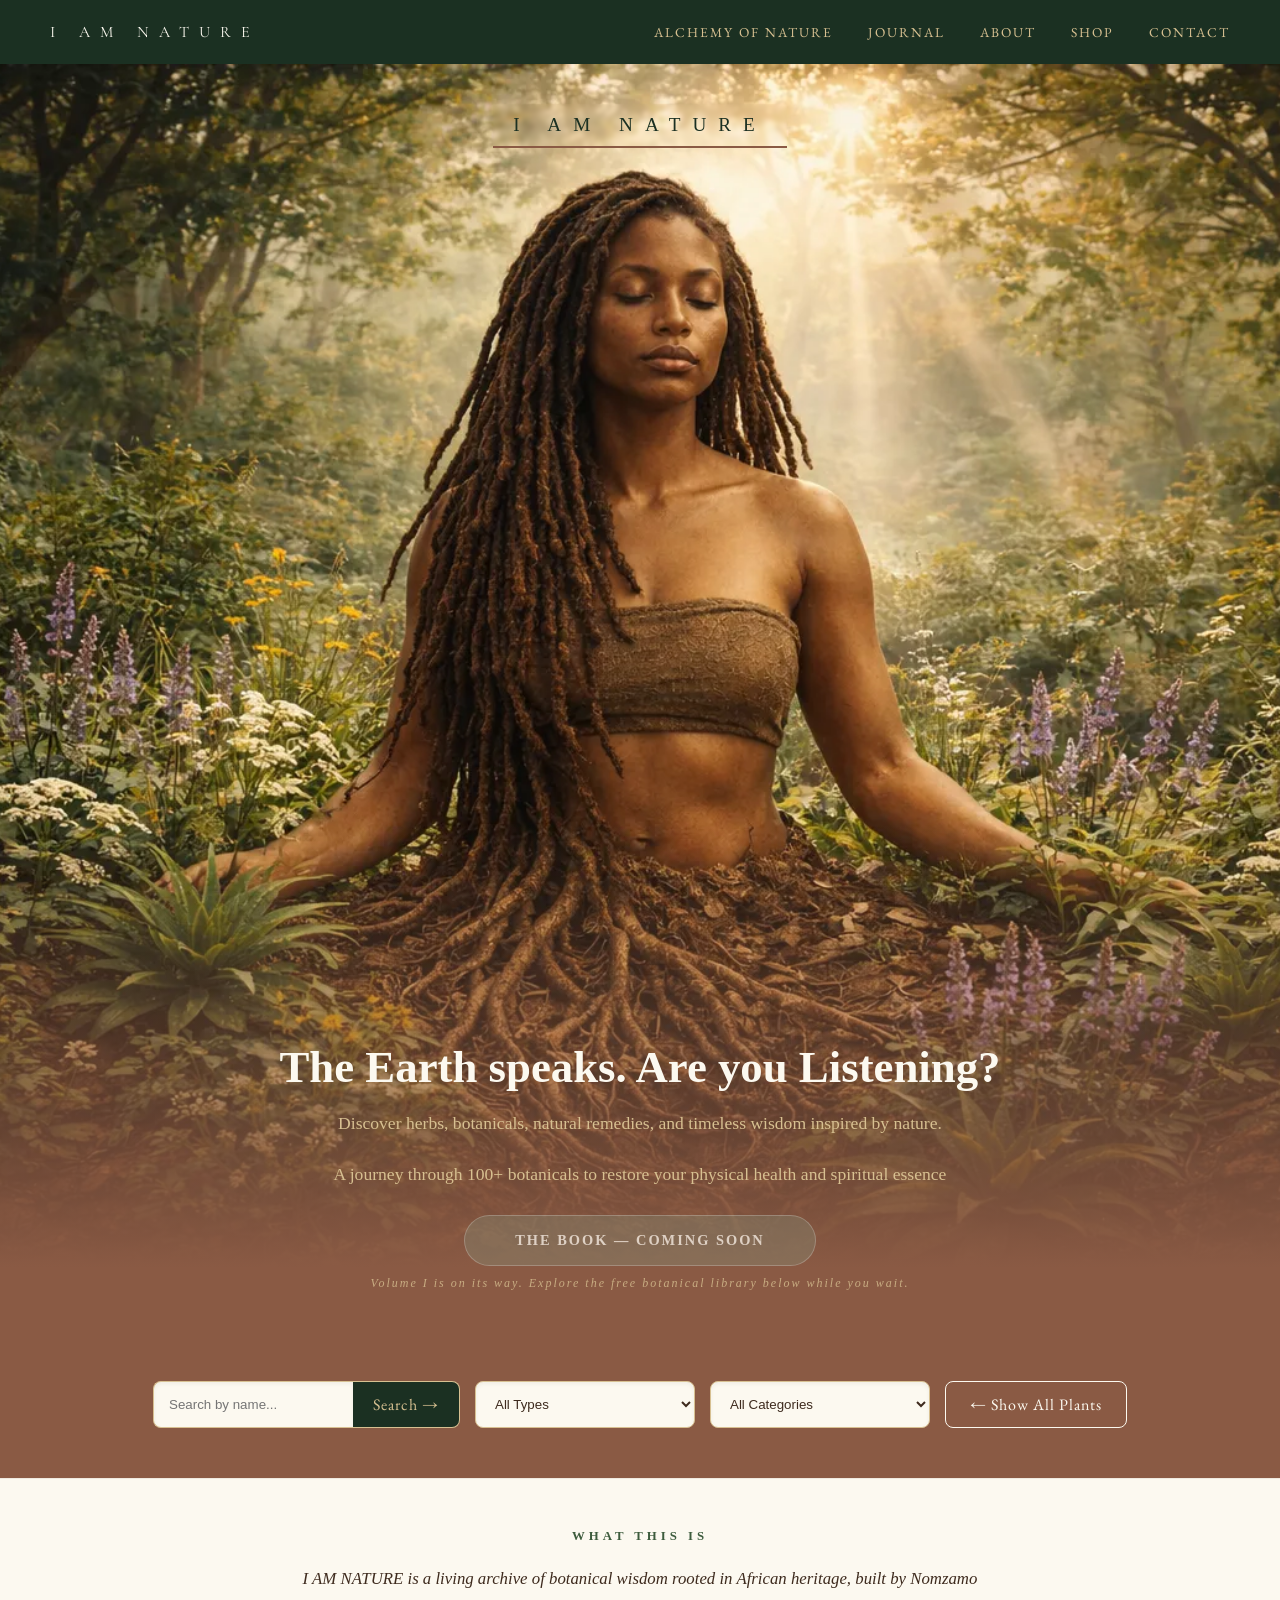
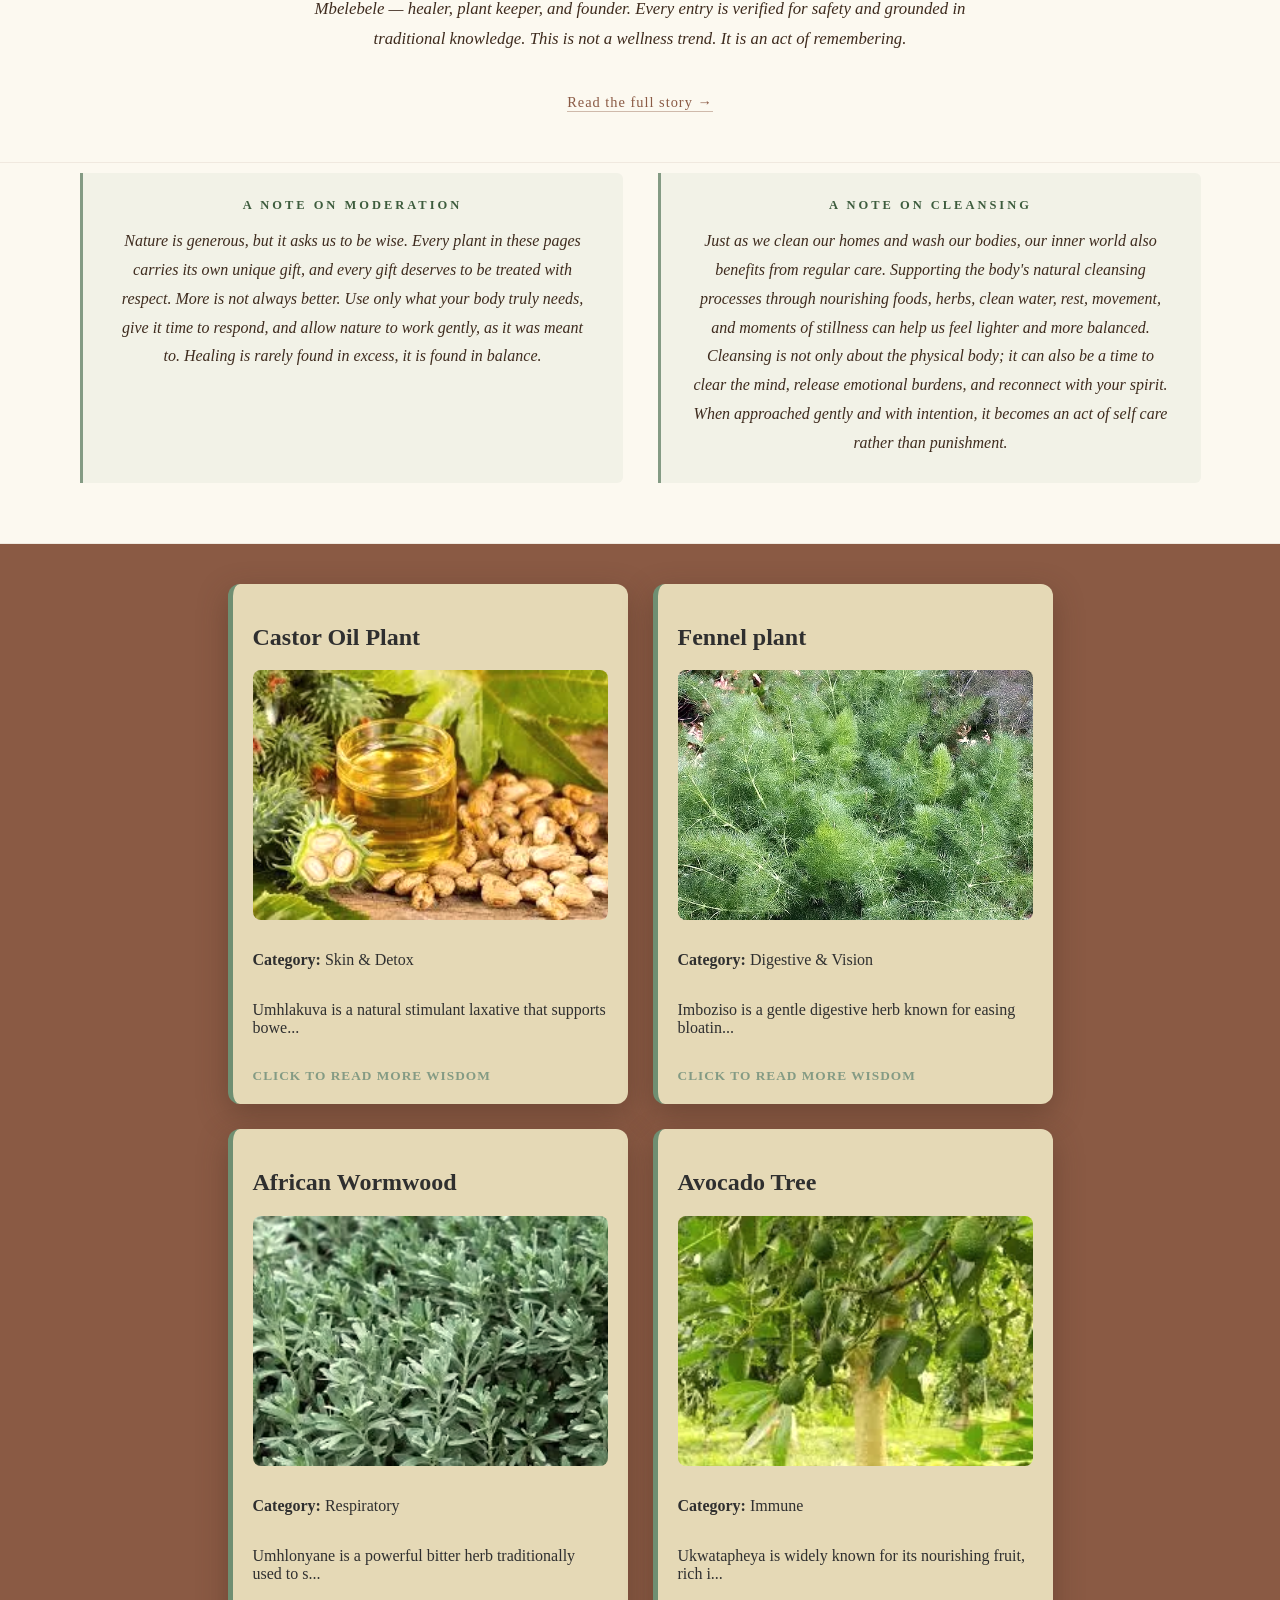
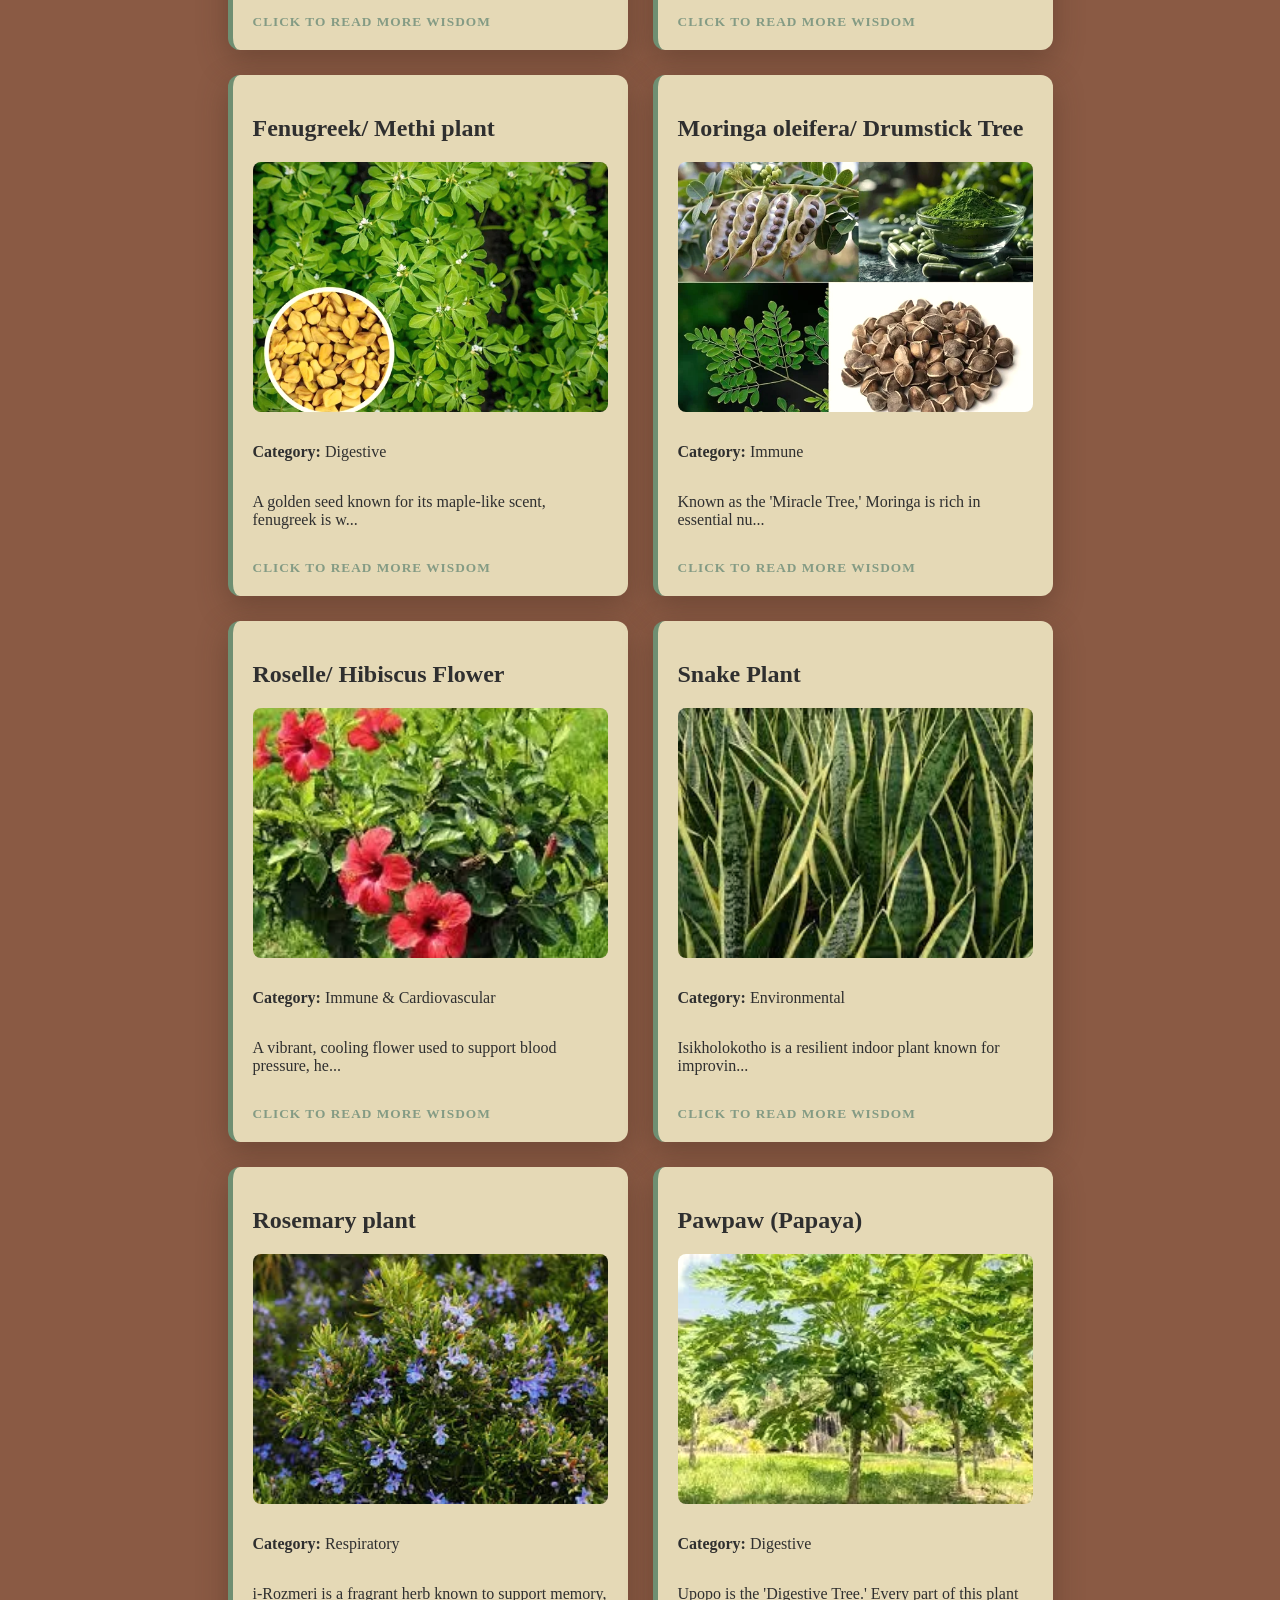
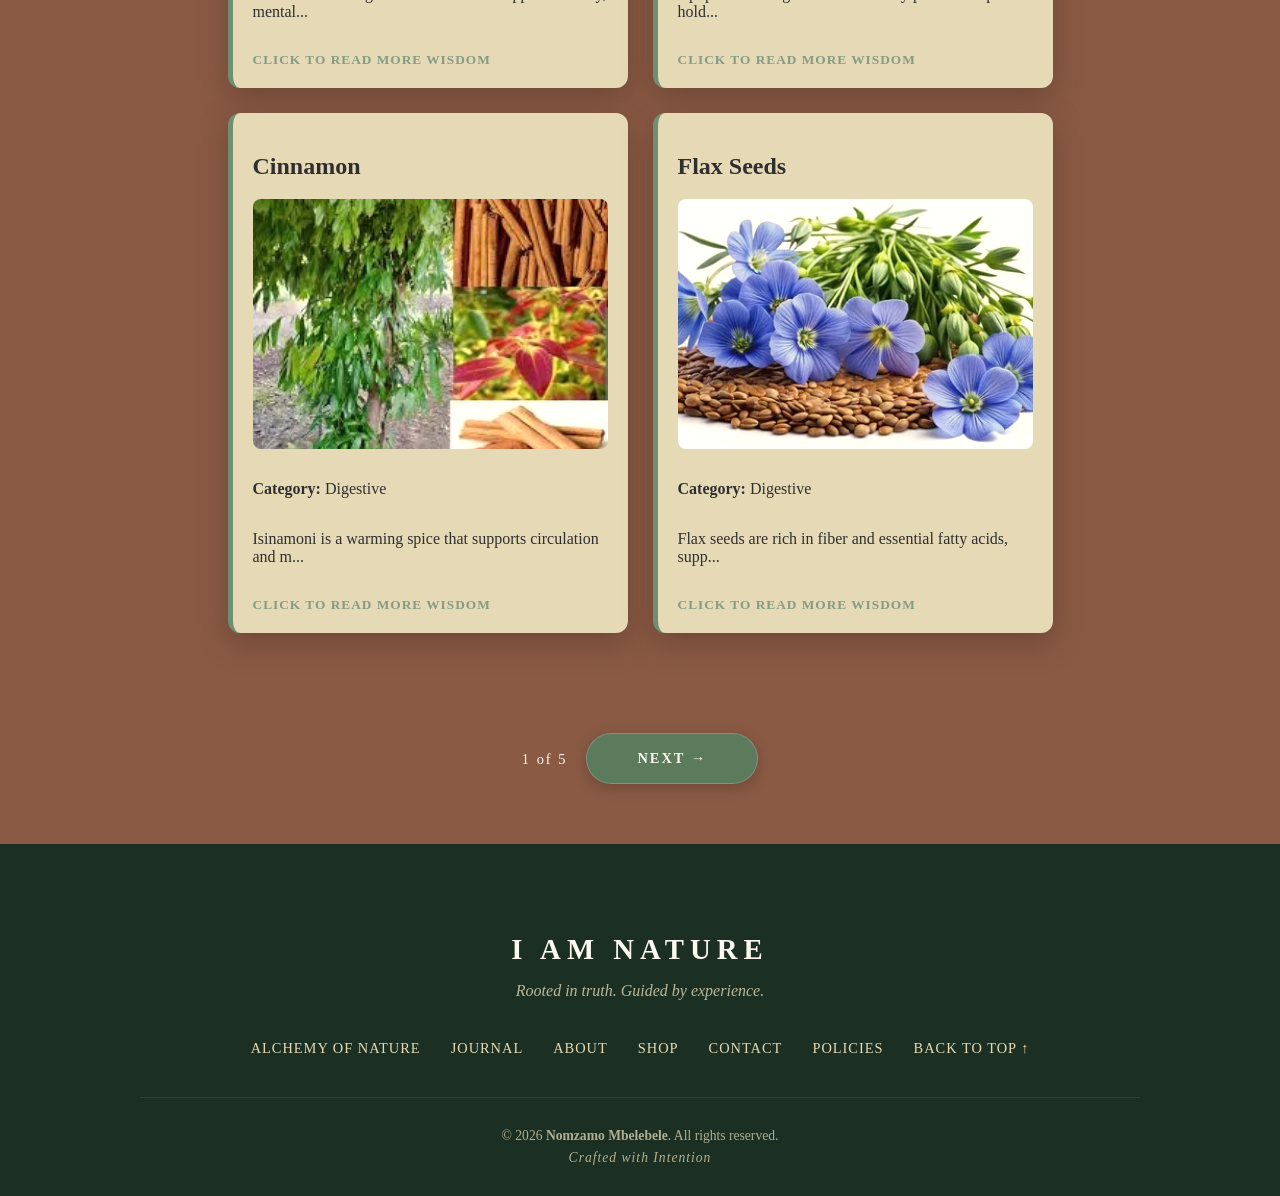
<file: index.html>
<!doctype html>
<html lang="en">
  <head>
    <meta charset="UTF-8" />
    <title>I AM NATURE</title>
    <meta name="viewport" content="width=device-width, initial-scale=1.0" />
    <link
      rel="icon"
      type="image/webp"
      sizes="32x32"
      href="images/favicon-32.webp"
    />
    <link
      rel="icon"
      type="image/webp"
      sizes="16x16"
      href="images/favicon-16.webp"
    />
    <link rel="preconnect" href="https://fonts.googleapis.com" />
    <link rel="preconnect" href="https://fonts.gstatic.com" crossorigin />
    <link
      rel="stylesheet"
      href="https://fonts.googleapis.com/css2?family=Cormorant+Garamond:ital,wght@0,300;0,400;1,300;1,400&family=EB+Garamond:ital,wght@0,400;1,400&display=swap"
    />
    <!-- Hero image preload for LCP -->
    <link
      rel="preload"
      as="image"
      href="images/Hero2.webp"
      fetchpriority="high"
    />
    <link rel="stylesheet" href="styles.css" />
    <style>
      nav {
        background-color: #1b3022;
        display: flex;
        justify-content: space-between;
        align-items: center;
        padding: 22px 50px;
        position: sticky;
        top: 0;
        z-index: 100;
      }
      .nav-logo {
        font-family: "Cormorant Garamond", Georgia, serif;
        font-size: 1rem;
        font-weight: 400;
        letter-spacing: 10px;
        text-transform: uppercase;
        color: #fcf9f0;
        text-decoration: none;
      }
      .nav-links {
        display: flex;
        gap: 35px;
        list-style: none;
        margin: 0;
        padding: 0;
      }
      .nav-links a {
        color: #d7c091;
        text-decoration: none;
        font-family: "EB Garamond", Georgia, serif;
        font-size: 0.85rem;
        letter-spacing: 2px;
        text-transform: uppercase;
        transition: color 0.3s ease;
      }
      .nav-links a:hover {
        color: #fcf9f0;
      }
      .coming-soon-btn {
        display: inline-block;
        padding: 16px 50px;
        background-color: rgba(132, 155, 132, 0.4);
        color: #fcf9f0;
        text-decoration: none;
        border-radius: 50px;
        font-weight: bold;
        font-size: 0.9rem;
        letter-spacing: 2px;
        text-transform: uppercase;
        border: 1px solid rgba(255, 255, 255, 0.3);
        cursor: default;
        font-family: Georgia, serif;
        opacity: 0.75;
      }
      .coming-soon-sub {
        display: block;
        color: #d7c091;
        font-size: 0.75rem;
        letter-spacing: 2px;
        margin-top: 10px;
        font-style: italic;
        opacity: 0.8;
      }
      @media (max-width: 600px) {
        nav {
          padding: 16px 20px;
        }
        .nav-links {
          gap: 16px;
        }
        .nav-links a {
          font-size: 0.75rem;
        }
      }

      /* ── HAMBURGER NAV ── */
      .hamburger {
        display: none;
        flex-direction: column;
        gap: 5px;
        cursor: pointer;
        background: none;
        border: none;
        padding: 4px;
        z-index: 200;
      }
      .hamburger span {
        display: block;
        width: 24px;
        height: 2px;
        background-color: #d7c091;
        border-radius: 2px;
        transition: all 0.3s ease;
      }
      .hamburger.open span:nth-child(1) {
        transform: translateY(7px) rotate(45deg);
      }
      .hamburger.open span:nth-child(2) {
        opacity: 0;
      }
      .hamburger.open span:nth-child(3) {
        transform: translateY(-7px) rotate(-45deg);
      }
      @media (max-width: 700px) {
        nav {
          padding: 16px 20px !important;
          position: relative;
        }
        .hamburger {
          display: flex;
        }
        .nav-links {
          display: none !important;
          position: absolute;
          top: 100%;
          left: 0;
          right: 0;
          background-color: #1b3022;
          flex-direction: column !important;
          gap: 0 !important;
          padding: 0;
          border-top: 1px solid rgba(215, 192, 145, 0.15);
          z-index: 150;
          box-shadow: 0 8px 24px rgba(0, 0, 0, 0.3);
        }
        .nav-links.open {
          display: flex !important;
        }
        .nav-links li {
          border-bottom: 1px solid rgba(215, 192, 145, 0.08);
        }
        .nav-links a {
          display: block;
          padding: 16px 24px !important;
          font-size: 0.85rem !important;
          letter-spacing: 2px !important;
        }
      }
    </style>
  </head>
  <body>
    <nav>
      <a href="index.html" class="nav-logo">I AM NATURE</a>
      <ul class="nav-links">
        <li><a href="alchemy.html">Alchemy of Nature</a></li>
        <li><a href="journal.html">Journal</a></li>
        <li><a href="about.html">About</a></li>
        <li><a href="shop.html">Shop</a></li>
        <li><a href="contact.html">Contact</a></li>
      </ul>
      <button class="hamburger" aria-label="Menu">
        <span></span><span></span><span></span>
      </button>
    </nav>

    <main id="main-content">
      <header class="hero">
        <section class="hero-section">
          <div class="hero-logo">I AM NATURE</div>
          <div class="hero-text-wrapper">
            <h1>The Earth speaks. Are you Listening?</h1>
            <p>
              Discover herbs, botanicals, natural remedies, and timeless
              wisdom inspired by nature.
            </p>
            <p>
              A journey through 100+ botanicals to restore your physical health
              and spiritual essence
            </p>
            <span class="coming-soon-btn">The Book — Coming Soon</span>
            <span class="coming-soon-sub"
              >Volume I is on its way. Explore the free botanical library below
              while you wait.</span
            >
          </div>
        </section>
      </header>

      <section class="controls">
        <div class="search-wrapper">
          <input
            type="text"
            id="searchInput"
            placeholder="Search by name..."
            aria-label="Search plants by name"
          />
          <button id="searchBtn" aria-label="Search">Search &rarr;</button>
        </div>

        <select id="typeFilter" aria-label="Filter by plant type">
          <option value="All">All Types</option>
          <option value="Trees">Trees</option>
          <option value="Herbs">Herbs</option>
          <option value="Plants/Flowers">Plants/Flowers</option>
          <option value="Seeds">Seeds</option>
        </select>

        <select id="categoryFilter" aria-label="Filter by category">
          <option value="All">All Categories</option>
          <option value="Respiratory">Respiratory</option>
          <option value="Digestive">Digestive</option>
          <option value="Immune">Immune</option>
          <option value="Skin">Skin</option>
          <option value="Spiritual">Spiritual</option>
          <option value="Environmental">Environmental</option>
        </select>

        <button id="resetBtn">&larr; Show All Plants</button>
      </section>

      <section class="origin-story" id="originStory">
        <div class="story-content">
          <span class="story-label">What this is</span>
          <p>
            I AM NATURE is a living archive of botanical wisdom rooted in
            African heritage, built by Nomzamo Mbelebele — healer, plant keeper,
            and founder. Every entry is verified for safety and grounded in
            traditional knowledge. This is not a wellness trend. It is an act of
            remembering.
          </p>
          <a href="about.html" class="story-read-more">Read the full story →</a>
        </div>
      </section>

      <section class="wisdom-notes" id="wisdomNotes">
        <div class="wisdom-note">
          <span class="wisdom-note-label">A Note on Moderation</span>
          <p>
            Nature is generous, but it asks us to be wise. Every plant in
            these pages carries its own unique gift, and every gift deserves
            to be treated with respect. More is not always better. Use only
            what your body truly needs, give it time to respond, and allow
            nature to work gently, as it was meant to. Healing is rarely
            found in excess, it is found in balance.
          </p>
        </div>
        <div class="wisdom-note">
          <span class="wisdom-note-label">A Note on Cleansing</span>
          <p>
            Just as we clean our homes and wash our bodies, our inner world
            also benefits from regular care. Supporting the body's natural
            cleansing processes through nourishing foods, herbs, clean
            water, rest, movement, and moments of stillness can help us
            feel lighter and more balanced. Cleansing is not only about the
            physical body; it can also be a time to clear the mind, release
            emotional burdens, and reconnect with your spirit. When
            approached gently and with intention, it becomes an act of self
            care rather than punishment.
          </p>
        </div>
      </section>

      <section id="plants">
        <div id="plantContainer"></div>

        <div
          id="paginationControls"
          style="text-align: center; padding: 60px 0"
        >
          <button
            id="prevBtn"
            class="cta-button"
            style="display: none; margin-right: 15px"
          >
            ← Previous
          </button>
          <span
            id="pageIndicator"
            style="
              color: #fcf9f0;
              font-family: Georgia, serif;
              font-size: 0.9rem;
              letter-spacing: 2px;
              vertical-align: middle;
            "
          ></span>
          <button
            id="nextBtn"
            class="cta-button"
            style="display: none; margin-left: 15px"
          >
            Next →
          </button>
        </div>
      </section>
    </main>
    <!-- end #main-content -->

    <div id="plantModal" class="modal">
      <div class="modal-content">
        <span class="close-button">&times;</span>
        <div id="modalDetails"></div>
      </div>
    </div>

    <footer>
      <div class="footer-container">
        <div class="footer-top">
          <p class="footer-logo" aria-hidden="true">I AM NATURE</p>
          <p class="footer-tagline">Rooted in truth. Guided by experience.</p>
        </div>

        <div class="footer-links">
          <a href="alchemy.html">Alchemy of Nature</a>
          <a href="journal.html">Journal</a>
          <a href="about.html">About</a>
          <a href="shop.html">Shop</a>
          <a href="contact.html">Contact</a>
          <a href="policies.html">Policies</a>
          <a href="#" class="back-to-top">Back to Top ↑</a>
        </div>

        <hr class="footer-divider" />

        <div class="footer-bottom">
          <p>© 2026 <strong>Nomzamo Mbelebele</strong>. All rights reserved.</p>
          <p class="crafted-text">Crafted with Intention</p>
        </div>
      </div>
    </footer>

    <script src="data.js" defer></script>
    <script src="script.js" defer></script>

    <script>
      (function () {
        var btn = document.querySelector(".hamburger");
        var menu = document.querySelector(".nav-links");
        if (btn && menu) {
          btn.addEventListener("click", function () {
            btn.classList.toggle("open");
            menu.classList.toggle("open");
          });
          document.addEventListener("click", function (e) {
            if (!btn.contains(e.target) && !menu.contains(e.target)) {
              btn.classList.remove("open");
              menu.classList.remove("open");
            }
          });
        }
      })();
    </script>

    <!-- Loading bar + Service Worker -->
    <style>
      /* Loader uses transform:scaleX for composited animation (no layout jitter) */
      #ian-loader {
        position: fixed;
        top: 0;
        left: 0;
        width: 100%;
        height: 3px;
        background: linear-gradient(90deg, #849b84, #d7c091);
        z-index: 9999;
        transform: scaleX(0);
        transform-origin: left center;
        transition:
          transform 0.25s ease,
          opacity 0.4s ease;
        opacity: 0;
        pointer-events: none;
        will-change: transform, opacity;
      }
      #ian-loader.active {
        opacity: 1;
      }
    </style>
    <div id="ian-loader"></div>
    <script>
      (function () {
        var loader = document.getElementById("ian-loader");
        var timer,
          progress = 0;
        function startLoader() {
          if (!loader) return;
          progress = 0;
          loader.style.transform = "scaleX(0)";
          loader.classList.add("active");
          timer = setInterval(function () {
            if (progress < 0.85) {
              progress += (0.85 - progress) * 0.08;
              loader.style.transform = "scaleX(" + progress + ")";
            }
          }, 80);
        }
        function finishLoader() {
          if (!loader) return;
          clearInterval(timer);
          loader.style.transform = "scaleX(1)";
          setTimeout(function () {
            loader.classList.remove("active");
            loader.style.transform = "scaleX(0)";
          }, 400);
        }
        var slowTimer = setTimeout(function () {
          if (document.readyState !== "complete") startLoader();
        }, 300);
        window.addEventListener("load", function () {
          clearTimeout(slowTimer);
          if (loader && loader.classList.contains("active")) finishLoader();
        });
        document.addEventListener("click", function (e) {
          var a = e.target.closest("a");
          if (!a) return;
          var href = a.getAttribute("href");
          if (!href) return;
          if (
            href.startsWith("#") ||
            href.startsWith("mailto:") ||
            href.startsWith("tel:") ||
            href.startsWith("https://") ||
            href.startsWith("http://")
          )
            return;
          startLoader();
        });
        if ("serviceWorker" in navigator) {
          window.addEventListener("load", function () {
            navigator.serviceWorker.register("/sw.js").catch(function (err) {
              console.log("SW registration failed:", err);
            });
          });
        }
      })();
    </script>
  </body>
</html>
</file>
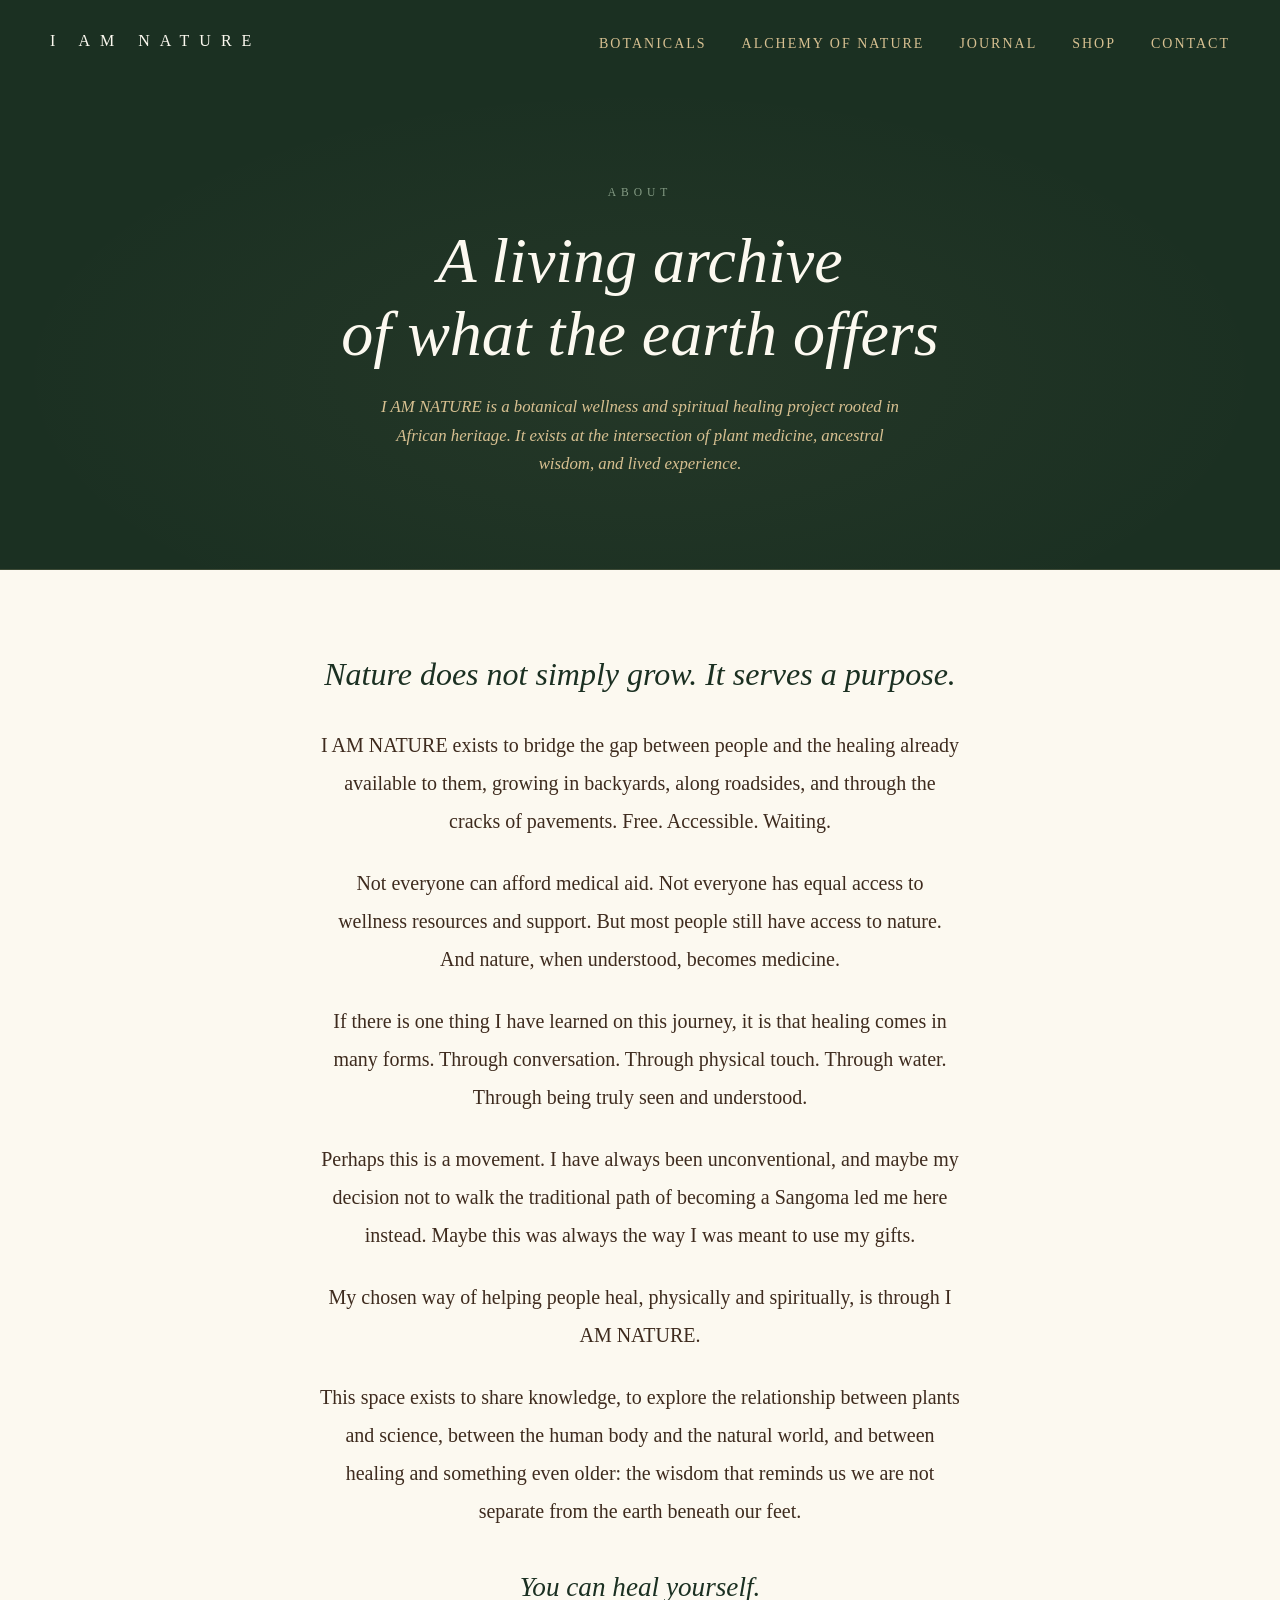
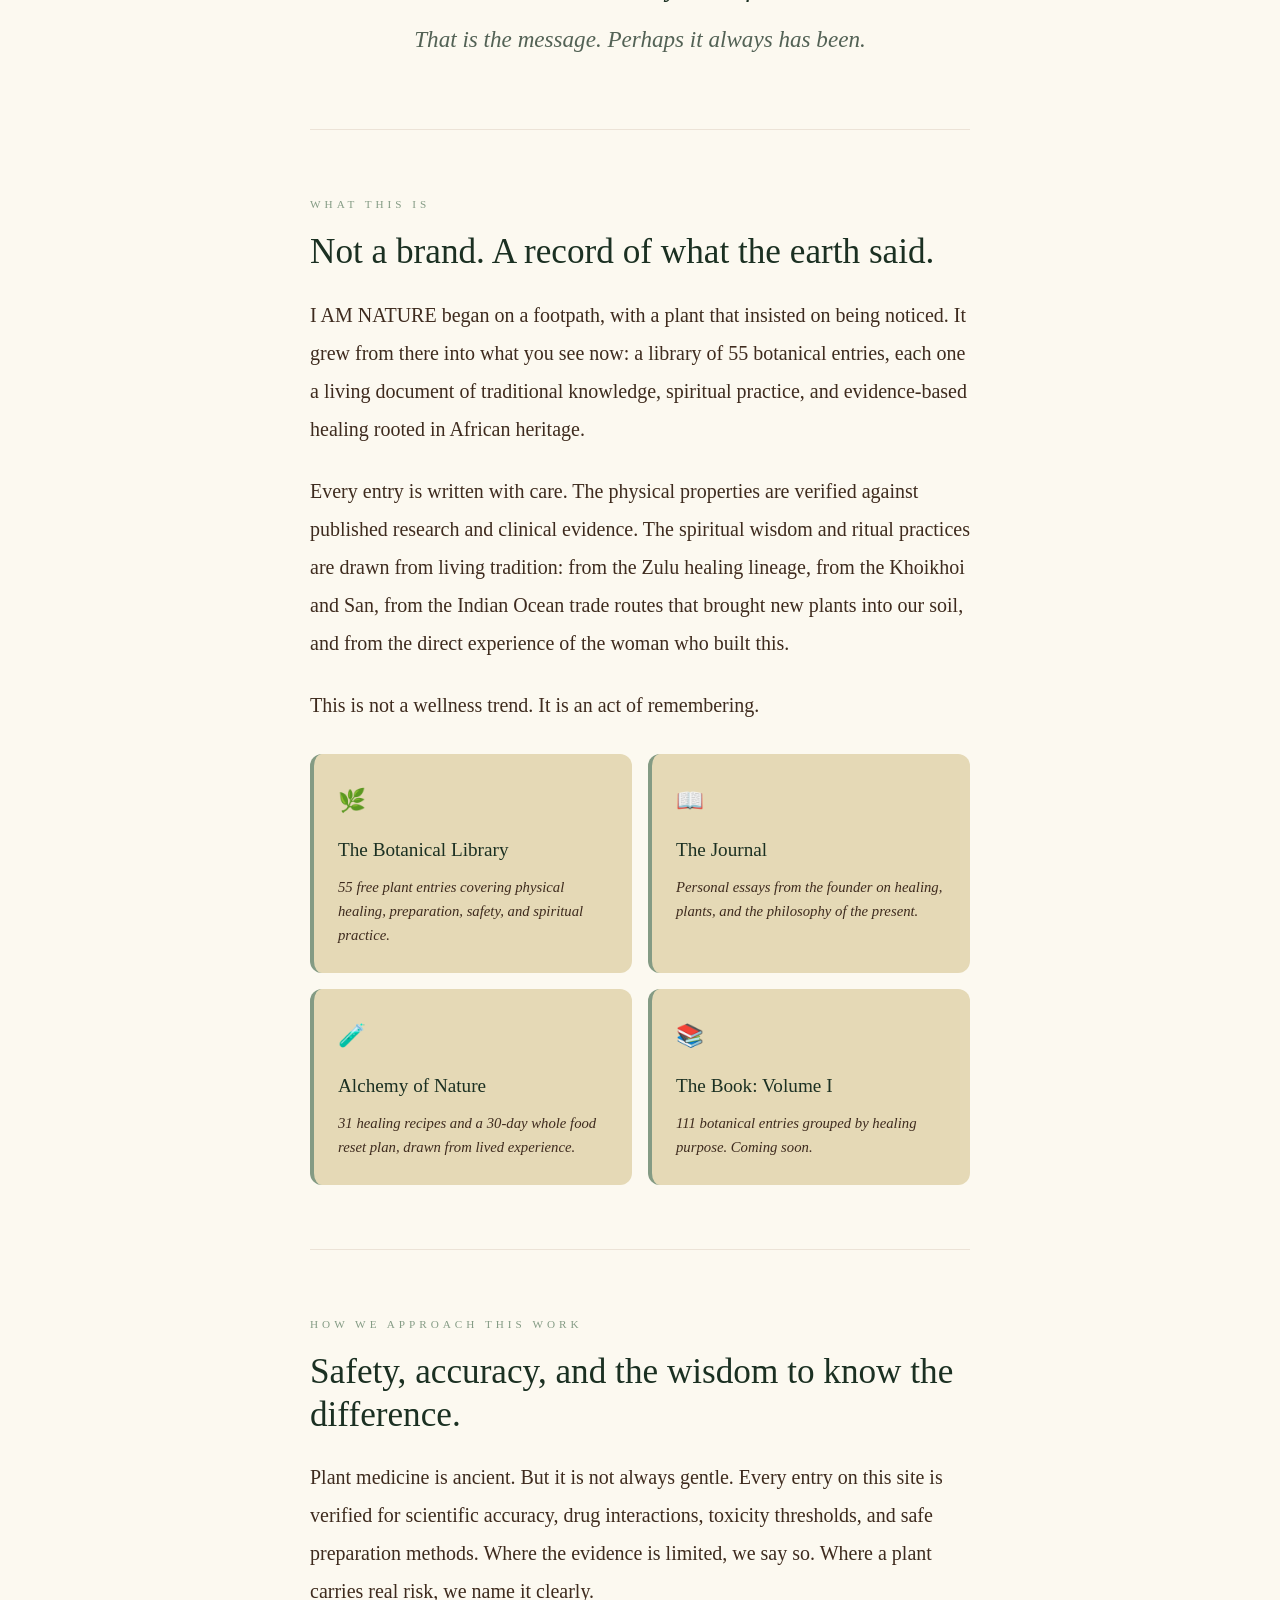
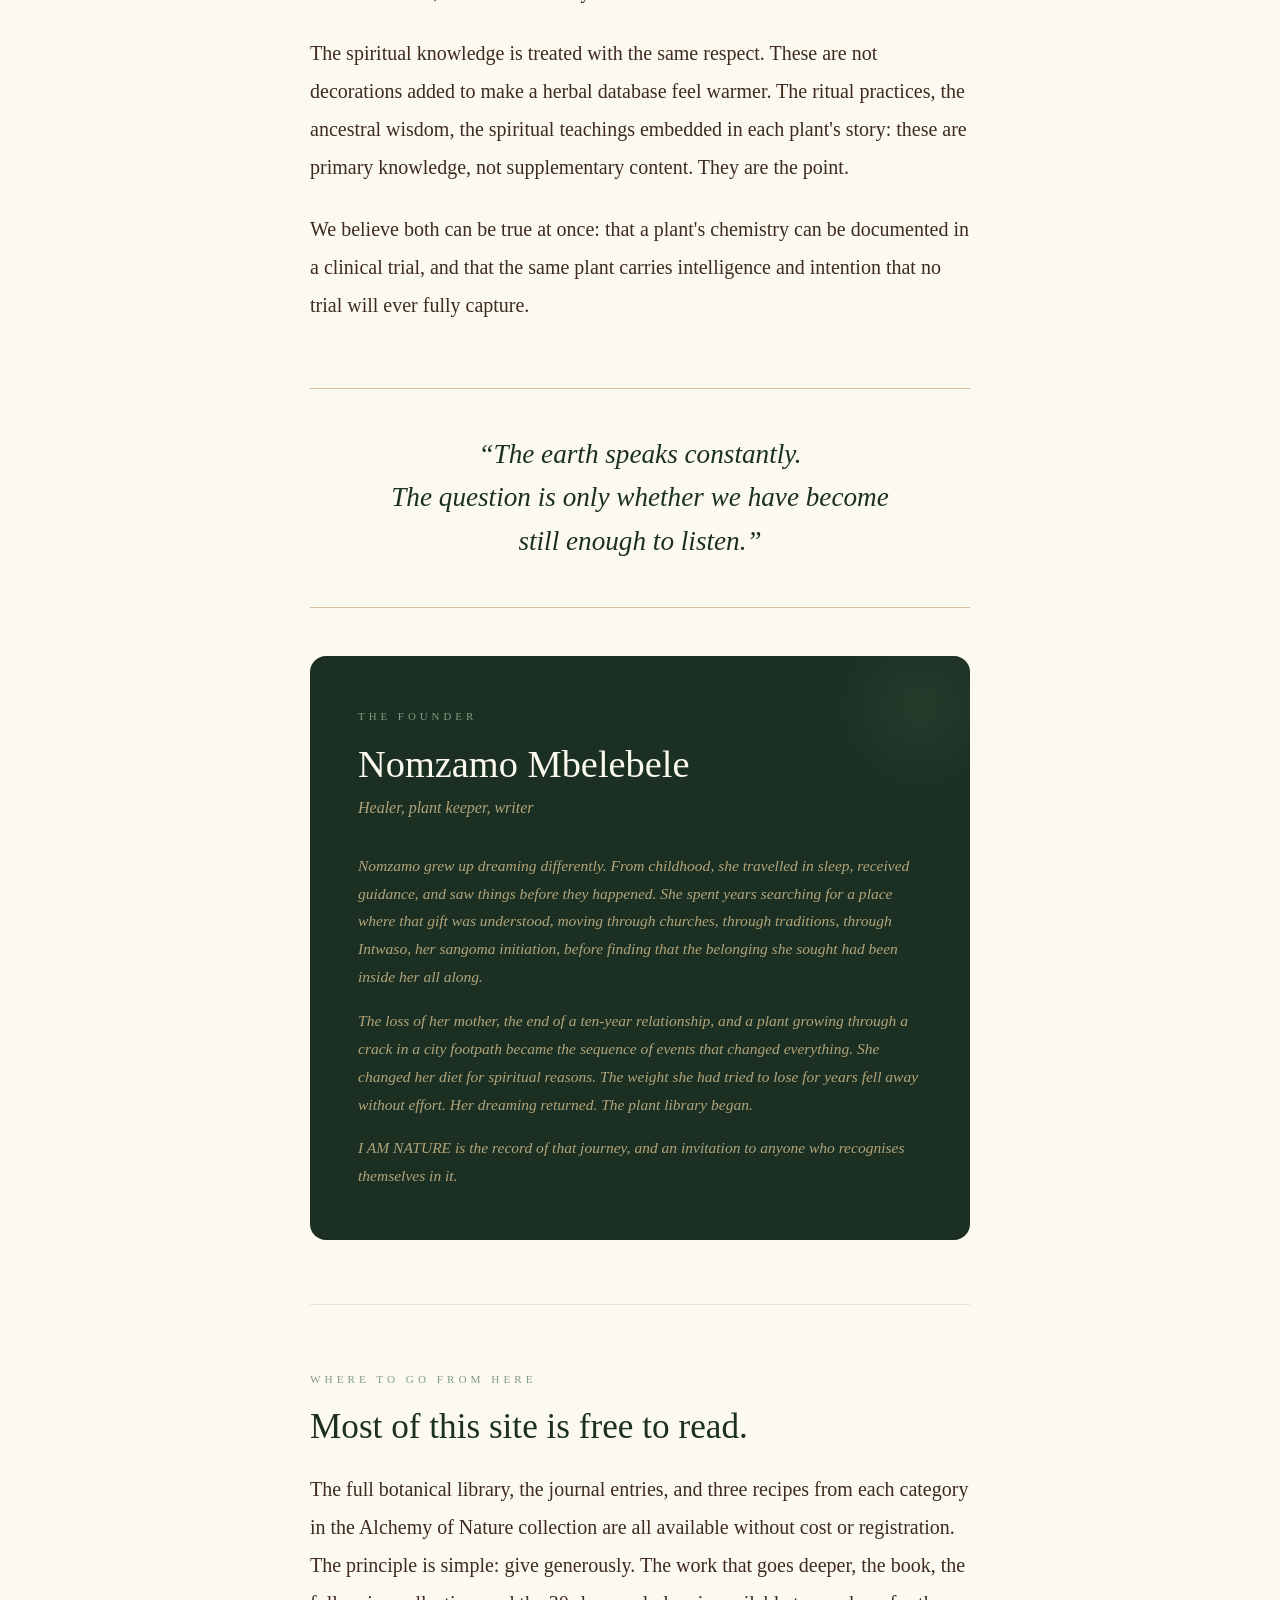
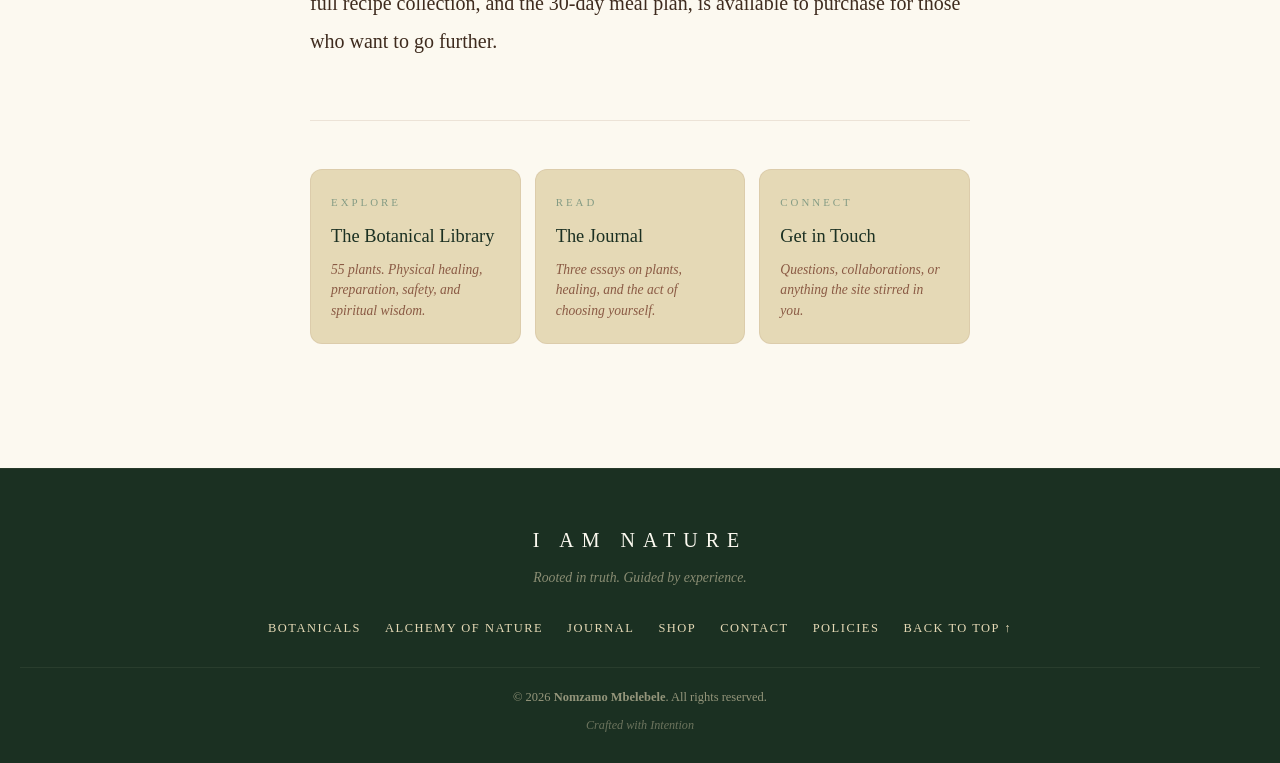
<file: about.html>
<!doctype html>
<html lang="en">
  <head>
    <meta charset="UTF-8" />
    <title>About &#8212; I AM NATURE</title>
    <meta name="viewport" content="width=device-width, initial-scale=1.0" />
    <link
      rel="icon"
      type="image/webp"
      sizes="32x32"
      href="images/favicon-32.webp"
    />
    <link
      rel="icon"
      type="image/webp"
      sizes="16x16"
      href="images/favicon-16.webp"
    />
    <link
      rel="stylesheet"
      href="https://fonts.googleapis.com/css2?family=Cormorant+Garamond..."
      rel="stylesheet"
    />
    <link rel="stylesheet" href="styles.css" />
    <style>
      :root {
        --forest: #1b3022;
        --clay: #8a5a44;
        --parchment: #fcf9f0;
        --moss: #849b84;
        --umber: #3e2b1e;
        --gold: #d7c091;
        --sand: #e5d9b6;
      }
      *,
      *::before,
      *::after {
        box-sizing: border-box;
        margin: 0;
        padding: 0;
      }
      html {
        scroll-behavior: smooth;
      }
      body {
        background-color: var(--parchment);
        color: var(--umber);
        font-family: "EB Garamond", Georgia, serif;
        font-size: 20px;
        line-height: 1.9;
      }
      nav {
        background-color: var(--forest);
        display: flex;
        justify-content: space-between;
        align-items: center;
        padding: 22px 50px;
        position: sticky;
        top: 0;
        z-index: 100;
      }
      .nav-logo {
        font-family: "Cormorant Garamond", Georgia, serif;
        font-size: 1rem;
        letter-spacing: 10px;
        text-transform: uppercase;
        color: var(--parchment);
        text-decoration: none;
      }
      .nav-links {
        display: flex;
        gap: 35px;
        list-style: none;
      }
      .nav-links a {
        color: var(--gold);
        text-decoration: none;
        font-size: 14px;
        letter-spacing: 2px;
        text-transform: uppercase;
        transition: color 0.3s;
      }
      .nav-links a:hover {
        color: var(--parchment);
      }

      /* HERO */
      .about-hero {
        background-color: var(--forest);
        padding: 100px 20px 90px;
        text-align: center;
        border-bottom: 1px solid rgba(215, 192, 145, 0.18);
        position: relative;
        overflow: hidden;
      }
      .about-hero::before {
        content: "";
        position: absolute;
        inset: 0;
        background: radial-gradient(
          ellipse at 50% 60%,
          rgba(215, 192, 145, 0.05) 0%,
          transparent 70%
        );
        pointer-events: none;
      }
      .about-hero .eyebrow {
        display: block;
        text-transform: uppercase;
        letter-spacing: 5px;
        color: var(--moss);
        font-size: 0.72rem;
        margin-bottom: 20px;
        animation: fadeUp 1s ease both;
      }
      .about-hero h1 {
        font-family: "Cormorant Garamond", Georgia, serif;
        font-size: clamp(2.4rem, 6vw, 4rem);
        font-weight: 300;
        font-style: italic;
        color: var(--parchment);
        line-height: 1.15;
        margin-bottom: 22px;
        animation: fadeUp 1s ease 0.15s both;
      }
      .about-hero .hero-sub {
        color: var(--gold);
        font-style: italic;
        font-size: 1.05rem;
        max-width: 520px;
        margin: 0 auto;
        animation: fadeUp 1s ease 0.3s both;
        line-height: 1.7;
      }

      /* MAIN WRAPPER */
      .about-wrapper {
        max-width: 720px;
        margin: 0 auto;
        padding: 80px 30px 60px;
      }

      /* SECTION STYLES */
      .about-section {
        margin-bottom: 64px;
      }
      .section-label {
        display: block;
        font-size: 0.7rem;
        text-transform: uppercase;
        letter-spacing: 4px;
        color: var(--moss);
        margin-bottom: 16px;
      }
      .about-section h2 {
        font-family: "Cormorant Garamond", Georgia, serif;
        font-size: clamp(1.6rem, 3vw, 2.2rem);
        font-weight: 300;
        color: var(--forest);
        line-height: 1.2;
        margin-bottom: 22px;
      }
      .about-section p {
        margin-bottom: 1.2em;
        color: var(--umber);
      }
      .about-section p:last-child {
        margin-bottom: 0;
      }

      .section-divider {
        border: 0;
        border-top: 1px solid rgba(138, 90, 68, 0.14);
        margin: 64px 0;
      }

      /* WHAT THIS IS grid */
      .pillars {
        display: grid;
        grid-template-columns: 1fr 1fr;
        gap: 16px;
        margin-top: 30px;
      }
      .pillar {
        background-color: var(--sand);
        border-radius: 12px;
        padding: 26px 24px;
        border-left: 4px solid var(--moss);
      }
      .pillar .pillar-icon {
        font-size: 1.4rem;
        margin-bottom: 10px;
        display: block;
      }
      .pillar .pillar-title {
        font-family: "Cormorant Garamond", Georgia, serif;
        font-size: 1.2rem;
        font-weight: 400;
        color: var(--forest);
        margin-bottom: 6px;
        display: block;
      }
      .pillar p {
        font-size: 0.92rem;
        color: var(--umber);
        font-style: italic;
        line-height: 1.65;
        margin-bottom: 0;
      }

      /* FOUNDER BLOCK */
      .founder-block {
        background-color: var(--forest);
        border-radius: 16px;
        padding: 50px 48px;
        margin: 48px 0;
        position: relative;
        overflow: hidden;
      }
      .founder-block::before {
        content: "";
        position: absolute;
        top: -40px;
        right: -40px;
        width: 180px;
        height: 180px;
        border-radius: 50%;
        background: radial-gradient(
          circle,
          rgba(132, 155, 132, 0.1) 0%,
          transparent 70%
        );
        pointer-events: none;
      }
      .founder-block .f-label {
        display: block;
        font-size: 0.68rem;
        text-transform: uppercase;
        letter-spacing: 4px;
        color: var(--moss);
        margin-bottom: 16px;
      }
      .founder-block .f-name {
        font-family: "Cormorant Garamond", Georgia, serif;
        font-size: clamp(1.8rem, 3vw, 2.5rem);
        font-weight: 300;
        color: var(--parchment);
        margin-bottom: 8px;
        line-height: 1.1;
      }
      .founder-block .f-title {
        font-style: italic;
        color: var(--gold);
        font-size: 1rem;
        margin-bottom: 28px;
        display: block;
        opacity: 0.8;
      }
      .founder-block p {
        color: rgba(215, 192, 145, 0.8);
        font-size: 0.97rem;
        line-height: 1.8;
        margin-bottom: 1em;
        font-style: italic;
      }
      .founder-block p:last-child {
        margin-bottom: 0;
      }

      /* PHILOSOPHY QUOTE */
      .philosophy-quote {
        text-align: center;
        padding: 44px 24px;
        margin: 48px 0;
        border-top: 1px solid var(--gold);
        border-bottom: 1px solid var(--gold);
      }
      .philosophy-quote p {
        font-family: "Cormorant Garamond", Georgia, serif;
        font-size: clamp(1.3rem, 2.5vw, 1.7rem);
        font-weight: 300;
        font-style: italic;
        color: var(--forest);
        line-height: 1.6;
        margin-bottom: 0;
      }

      /* NAVIGATION LINKS */
      .about-nav {
        display: grid;
        grid-template-columns: 1fr 1fr 1fr;
        gap: 14px;
        margin-top: 60px;
        padding-top: 48px;
        border-top: 1px solid rgba(138, 90, 68, 0.14);
      }
      .about-nav-card {
        background-color: var(--sand);
        border-radius: 12px;
        padding: 22px 20px;
        text-decoration: none;
        color: inherit;
        border: 1px solid rgba(138, 90, 68, 0.1);
        transition:
          transform 0.2s ease,
          box-shadow 0.2s ease;
        display: flex;
        flex-direction: column;
        gap: 6px;
      }
      .about-nav-card:hover {
        transform: translateY(-4px);
        box-shadow: 0 8px 24px rgba(62, 43, 30, 0.12);
      }
      .about-nav-card .anc-label {
        font-size: 0.68rem;
        text-transform: uppercase;
        letter-spacing: 3px;
        color: var(--moss);
      }
      .about-nav-card .anc-title {
        font-family: "Cormorant Garamond", Georgia, serif;
        font-size: 1.15rem;
        font-weight: 300;
        color: var(--forest);
      }
      .about-nav-card .anc-desc {
        font-style: italic;
        font-size: 0.85rem;
        color: var(--clay);
        line-height: 1.5;
      }

      footer {
        background-color: var(--forest);
        color: var(--sand);
        padding: 52px 20px 26px;
        text-align: center;
        font-family: "EB Garamond", Georgia, serif;
        border-top: 1px solid rgba(215, 192, 145, 0.07);
      }
      .f-logo {
        font-family: "Cormorant Garamond", Georgia, serif;
        font-size: 1.25rem;
        letter-spacing: 8px;
        color: var(--parchment);
        font-weight: 300;
        margin-bottom: 6px;
      }
      .f-tag {
        font-style: italic;
        font-size: 0.86rem;
        opacity: 0.55;
        margin-bottom: 26px;
      }
      .f-links {
        display: flex;
        justify-content: center;
        gap: 24px;
        margin-bottom: 26px;
        flex-wrap: wrap;
      }
      .f-links a {
        color: var(--sand);
        text-decoration: none;
        font-size: 0.78rem;
        text-transform: uppercase;
        letter-spacing: 1.5px;
        transition: color 0.3s;
      }
      .f-links a:hover {
        color: var(--moss);
      }
      .f-hr {
        border: 0;
        border-top: 1px solid rgba(229, 217, 182, 0.07);
        margin-bottom: 18px;
      }
      .f-copy {
        font-size: 0.78rem;
        opacity: 0.6;
      }
      .f-crafted {
        font-style: italic;
        font-size: 0.76rem;
        opacity: 0.4;
        margin-top: 4px;
      }

      @keyframes fadeUp {
        from {
          opacity: 0;
          transform: translateY(18px);
        }
        to {
          opacity: 1;
          transform: translateY(0);
        }
      }
      @media (max-width: 640px) {
        nav {
          padding: 16px 20px;
        }
        .about-wrapper {
          padding: 55px 20px 40px;
        }
        .pillars {
          grid-template-columns: 1fr;
        }
        .about-nav {
          grid-template-columns: 1fr;
        }
        .founder-block {
          padding: 36px 26px;
        }
      }
      .hamburger {
        display: none;
        flex-direction: column;
        gap: 5px;
        cursor: pointer;
        background: none;
        border: none;
        padding: 4px;
        z-index: 200;
      }
      .hamburger span {
        display: block;
        width: 24px;
        height: 2px;
        background-color: #d7c091;
        border-radius: 2px;
        transition: all 0.3s ease;
      }
      .hamburger.open span:nth-child(1) {
        transform: translateY(7px) rotate(45deg);
      }
      .hamburger.open span:nth-child(2) {
        opacity: 0;
      }
      .hamburger.open span:nth-child(3) {
        transform: translateY(-7px) rotate(-45deg);
      }
      @media (max-width: 700px) {
        nav {
          padding: 16px 20px !important;
          position: relative;
        }
        .hamburger {
          display: flex;
        }
        .nav-links {
          display: none !important;
          position: absolute;
          top: 100%;
          left: 0;
          right: 0;
          background-color: #1b3022;
          flex-direction: column !important;
          gap: 0 !important;
          padding: 0;
          border-top: 1px solid rgba(215, 192, 145, 0.15);
          z-index: 150;
          box-shadow: 0 8px 24px rgba(0, 0, 0, 0.3);
        }
        .nav-links.open {
          display: flex !important;
        }
        .nav-links li {
          border-bottom: 1px solid rgba(215, 192, 145, 0.08);
        }
        .nav-links a {
          display: block;
          padding: 16px 24px !important;
          font-size: 0.85rem !important;
          letter-spacing: 2px !important;
        }
      }
    </style>
  </head>
  <body>
    <nav>
      <a href="index.html" class="nav-logo">I AM NATURE</a>
      <ul class="nav-links">
        <li><a href="index.html">Botanicals</a></li>
        <li><a href="alchemy.html">Alchemy of Nature</a></li>
        <li><a href="journal.html">Journal</a></li>
        <li><a href="shop.html">Shop</a></li>
        <li><a href="contact.html">Contact</a></li>
      </ul>
      <button class="hamburger" aria-label="Menu">
        <span></span><span></span><span></span>
      </button>
    </nav>

    <div class="about-hero">
      <span class="eyebrow">About</span>
      <h1>A living archive<br />of what the earth offers</h1>
      <p class="hero-sub">
        I AM NATURE is a botanical wellness and spiritual healing project rooted
        in African heritage. It exists at the intersection of plant medicine,
        ancestral wisdom, and lived experience.
      </p>
    </div>

    <div class="about-wrapper">
      <!-- PURPOSE STATEMENT -->
      <div
        class="about-section"
        style="text-align: center; max-width: 640px; margin: 0 auto 64px"
      >
        <p
          style="
            font-family: &quot;Cormorant Garamond&quot;, Georgia, serif;
            font-size: clamp(1.5rem, 3vw, 2rem);
            font-weight: 300;
            font-style: italic;
            color: var(--forest);
            line-height: 1.5;
            margin-bottom: 28px;
          "
        >
          Nature does not simply grow. It serves a purpose.
        </p>
        <p style="margin-bottom: 1.2em">
          I AM NATURE exists to bridge the gap between people and the healing
          already available to them, growing in backyards, along roadsides, and
          through the cracks of pavements. Free. Accessible. Waiting.
        </p>
        <p style="margin-bottom: 1.2em">
          Not everyone can afford medical aid. Not everyone has equal access to
          wellness resources and support. But most people still have access to
          nature. And nature, when understood, becomes medicine.
        </p>
        <p style="margin-bottom: 1.2em">
          If there is one thing I have learned on this journey, it is that
          healing comes in many forms. Through conversation. Through physical
          touch. Through water. Through being truly seen and understood.
        </p>
        <p style="margin-bottom: 1.2em">
          Perhaps this is a movement. I have always been unconventional, and
          maybe my decision not to walk the traditional path of becoming a
          Sangoma led me here instead. Maybe this was always the way I was meant
          to use my gifts.
        </p>
        <p style="margin-bottom: 1.2em">
          My chosen way of helping people heal, physically and spiritually, is
          through I AM NATURE.
        </p>
        <p style="margin-bottom: 1.2em">
          This space exists to share knowledge, to explore the relationship
          between plants and science, between the human body and the natural
          world, and between healing and something even older: the wisdom that
          reminds us we are not separate from the earth beneath our feet.
        </p>
        <p
          style="
            font-family: &quot;Cormorant Garamond&quot;, Georgia, serif;
            font-size: clamp(1.3rem, 2.5vw, 1.7rem);
            font-weight: 300;
            font-style: italic;
            color: var(--forest);
            margin-top: 32px;
            margin-bottom: 0;
          "
        >
          You can heal yourself.<br />
          <span style="font-size: 0.85em; opacity: 0.75"
            >That is the message. Perhaps it always has been.</span
          >
        </p>
      </div>

      <hr class="section-divider" />

      <!-- WHAT THIS IS -->
      <div class="about-section">
        <span class="section-label">What this is</span>
        <h2>Not a brand. A record of what the earth said.</h2>
        <p>
          I AM NATURE began on a footpath, with a plant that insisted on being
          noticed. It grew from there into what you see now: a library of 55
          botanical entries, each one a living document of traditional
          knowledge, spiritual practice, and evidence-based healing rooted in
          African heritage.
        </p>
        <p>
          Every entry is written with care. The physical properties are verified
          against published research and clinical evidence. The spiritual wisdom
          and ritual practices are drawn from living tradition: from the Zulu
          healing lineage, from the Khoikhoi and San, from the Indian Ocean
          trade routes that brought new plants into our soil, and from the
          direct experience of the woman who built this.
        </p>
        <p>This is not a wellness trend. It is an act of remembering.</p>

        <div class="pillars">
          <div class="pillar">
            <span class="pillar-icon">🌿</span>
            <span class="pillar-title">The Botanical Library</span>
            <p>
              55 free plant entries covering physical healing, preparation,
              safety, and spiritual practice.
            </p>
          </div>
          <div class="pillar">
            <span class="pillar-icon">📖</span>
            <span class="pillar-title">The Journal</span>
            <p>
              Personal essays from the founder on healing, plants, and the
              philosophy of the present.
            </p>
          </div>
          <div class="pillar">
            <span class="pillar-icon">🧪</span>
            <span class="pillar-title">Alchemy of Nature</span>
            <p>
              31 healing recipes and a 30-day whole food reset plan, drawn from
              lived experience.
            </p>
          </div>
          <div class="pillar">
            <span class="pillar-icon">📚</span>
            <span class="pillar-title">The Book: Volume I</span>
            <p>
              111 botanical entries grouped by healing purpose. Coming soon.
            </p>
          </div>
        </div>
      </div>

      <hr class="section-divider" />

      <!-- PHILOSOPHY -->
      <div class="about-section">
        <span class="section-label">How we approach this work</span>
        <h2>Safety, accuracy, and the wisdom to know the difference.</h2>
        <p>
          Plant medicine is ancient. But it is not always gentle. Every entry on
          this site is verified for scientific accuracy, drug interactions,
          toxicity thresholds, and safe preparation methods. Where the evidence
          is limited, we say so. Where a plant carries real risk, we name it
          clearly.
        </p>
        <p>
          The spiritual knowledge is treated with the same respect. These are
          not decorations added to make a herbal database feel warmer. The
          ritual practices, the ancestral wisdom, the spiritual teachings
          embedded in each plant's story: these are primary knowledge, not
          supplementary content. They are the point.
        </p>
        <p>
          We believe both can be true at once: that a plant's chemistry can be
          documented in a clinical trial, and that the same plant carries
          intelligence and intention that no trial will ever fully capture.
        </p>
      </div>

      <div class="philosophy-quote">
        <p>
          &ldquo;The earth speaks constantly.<br />
          The question is only whether we have become<br />
          still enough to listen.&rdquo;
        </p>
      </div>

      <!-- FOUNDER -->
      <div class="founder-block">
        <span class="f-label">The Founder</span>
        <div class="f-name">Nomzamo Mbelebele</div>
        <span class="f-title">Healer, plant keeper, writer</span>
        <p>
          Nomzamo grew up dreaming differently. From childhood, she travelled in
          sleep, received guidance, and saw things before they happened. She
          spent years searching for a place where that gift was understood,
          moving through churches, through traditions, through Intwaso, her
          sangoma initiation, before finding that the belonging she sought had
          been inside her all along.
        </p>
        <p>
          The loss of her mother, the end of a ten-year relationship, and a
          plant growing through a crack in a city footpath became the sequence
          of events that changed everything. She changed her diet for spiritual
          reasons. The weight she had tried to lose for years fell away without
          effort. Her dreaming returned. The plant library began.
        </p>
        <p>
          I AM NATURE is the record of that journey, and an invitation to anyone
          who recognises themselves in it.
        </p>
      </div>

      <hr class="section-divider" />

      <!-- EXPLORE -->
      <div class="about-section">
        <span class="section-label">Where to go from here</span>
        <h2>Most of this site is free to read.</h2>
        <p>
          The full botanical library, the journal entries, and three recipes
          from each category in the Alchemy of Nature collection are all
          available without cost or registration. The principle is simple: give
          generously. The work that goes deeper, the book, the full recipe
          collection, and the 30-day meal plan, is available to purchase for
          those who want to go further.
        </p>

        <div class="about-nav">
          <a href="index.html" class="about-nav-card">
            <span class="anc-label">Explore</span>
            <span class="anc-title">The Botanical Library</span>
            <span class="anc-desc"
              >55 plants. Physical healing, preparation, safety, and spiritual
              wisdom.</span
            >
          </a>
          <a href="journal.html" class="about-nav-card">
            <span class="anc-label">Read</span>
            <span class="anc-title">The Journal</span>
            <span class="anc-desc"
              >Three essays on plants, healing, and the act of choosing
              yourself.</span
            >
          </a>
          <a href="contact.html" class="about-nav-card">
            <span class="anc-label">Connect</span>
            <span class="anc-title">Get in Touch</span>
            <span class="anc-desc"
              >Questions, collaborations, or anything the site stirred in
              you.</span
            >
          </a>
        </div>
      </div>
    </div>

    <footer>
      <div class="f-logo">I AM NATURE</div>
      <p class="f-tag">Rooted in truth. Guided by experience.</p>
      <div class="f-links">
        <a href="index.html">Botanicals</a>
        <a href="alchemy.html">Alchemy of Nature</a>
        <a href="journal.html">Journal</a>
        <a href="shop.html">Shop</a>
        <a href="contact.html">Contact</a>
        <a href="policies.html">Policies</a>
        <a href="#">Back to Top &uarr;</a>
      </div>
      <hr class="f-hr" />
      <p class="f-copy">
        &copy; 2026 <strong>Nomzamo Mbelebele</strong>. All rights reserved.
      </p>
      <p class="f-crafted">Crafted with Intention</p>
    </footer>

    <script>
      (function () {
        var btn = document.querySelector(".hamburger");
        var menu = document.querySelector(".nav-links");
        if (btn && menu) {
          btn.addEventListener("click", function () {
            btn.classList.toggle("open");
            menu.classList.toggle("open");
          });
          document.addEventListener("click", function (e) {
            if (!btn.contains(e.target) && !menu.contains(e.target)) {
              btn.classList.remove("open");
              menu.classList.remove("open");
            }
          });
        }
      })();
    </script>

    <!-- Loading bar + Service Worker -->
    <style>
      #ian-loader {
        position: fixed;
        top: 0;
        left: 0;
        width: 0%;
        height: 3px;
        background: linear-gradient(90deg, #849b84, #d7c091);
        z-index: 9999;
        transition:
          width 0.25s ease,
          opacity 0.4s ease;
        opacity: 0;
        pointer-events: none;
      }
      #ian-loader.active {
        opacity: 1;
      }
    </style>
    <div id="ian-loader"></div>
    <script>
      (function () {
        var loader = document.getElementById("ian-loader");
        var timer,
          width = 0;
        function startLoader() {
          if (!loader) return;
          width = 0;
          loader.style.width = "0%";
          loader.classList.add("active");
          timer = setInterval(function () {
            if (width < 85) {
              width += (85 - width) * 0.08;
              loader.style.width = width + "%";
            }
          }, 80);
        }
        function finishLoader() {
          if (!loader) return;
          clearInterval(timer);
          loader.style.width = "100%";
          setTimeout(function () {
            loader.classList.remove("active");
            loader.style.width = "0%";
          }, 400);
        }
        var slowTimer = setTimeout(function () {
          if (document.readyState !== "complete") startLoader();
        }, 300);
        window.addEventListener("load", function () {
          clearTimeout(slowTimer);
          if (loader && loader.classList.contains("active")) finishLoader();
        });
        document.addEventListener("click", function (e) {
          var a = e.target.closest("a");
          if (!a) return;
          var href = a.getAttribute("href");
          if (!href) return;
          if (
            href.startsWith("#") ||
            href.startsWith("mailto:") ||
            href.startsWith("tel:") ||
            href.startsWith("https://") ||
            href.startsWith("http://")
          )
            return;
          startLoader();
        });
        if ("serviceWorker" in navigator) {
          window.addEventListener("load", function () {
            navigator.serviceWorker.register("/sw.js").catch(function (err) {
              console.log("SW registration failed:", err);
            });
          });
        }
      })();
    </script>
  </body>
</html>
</file>
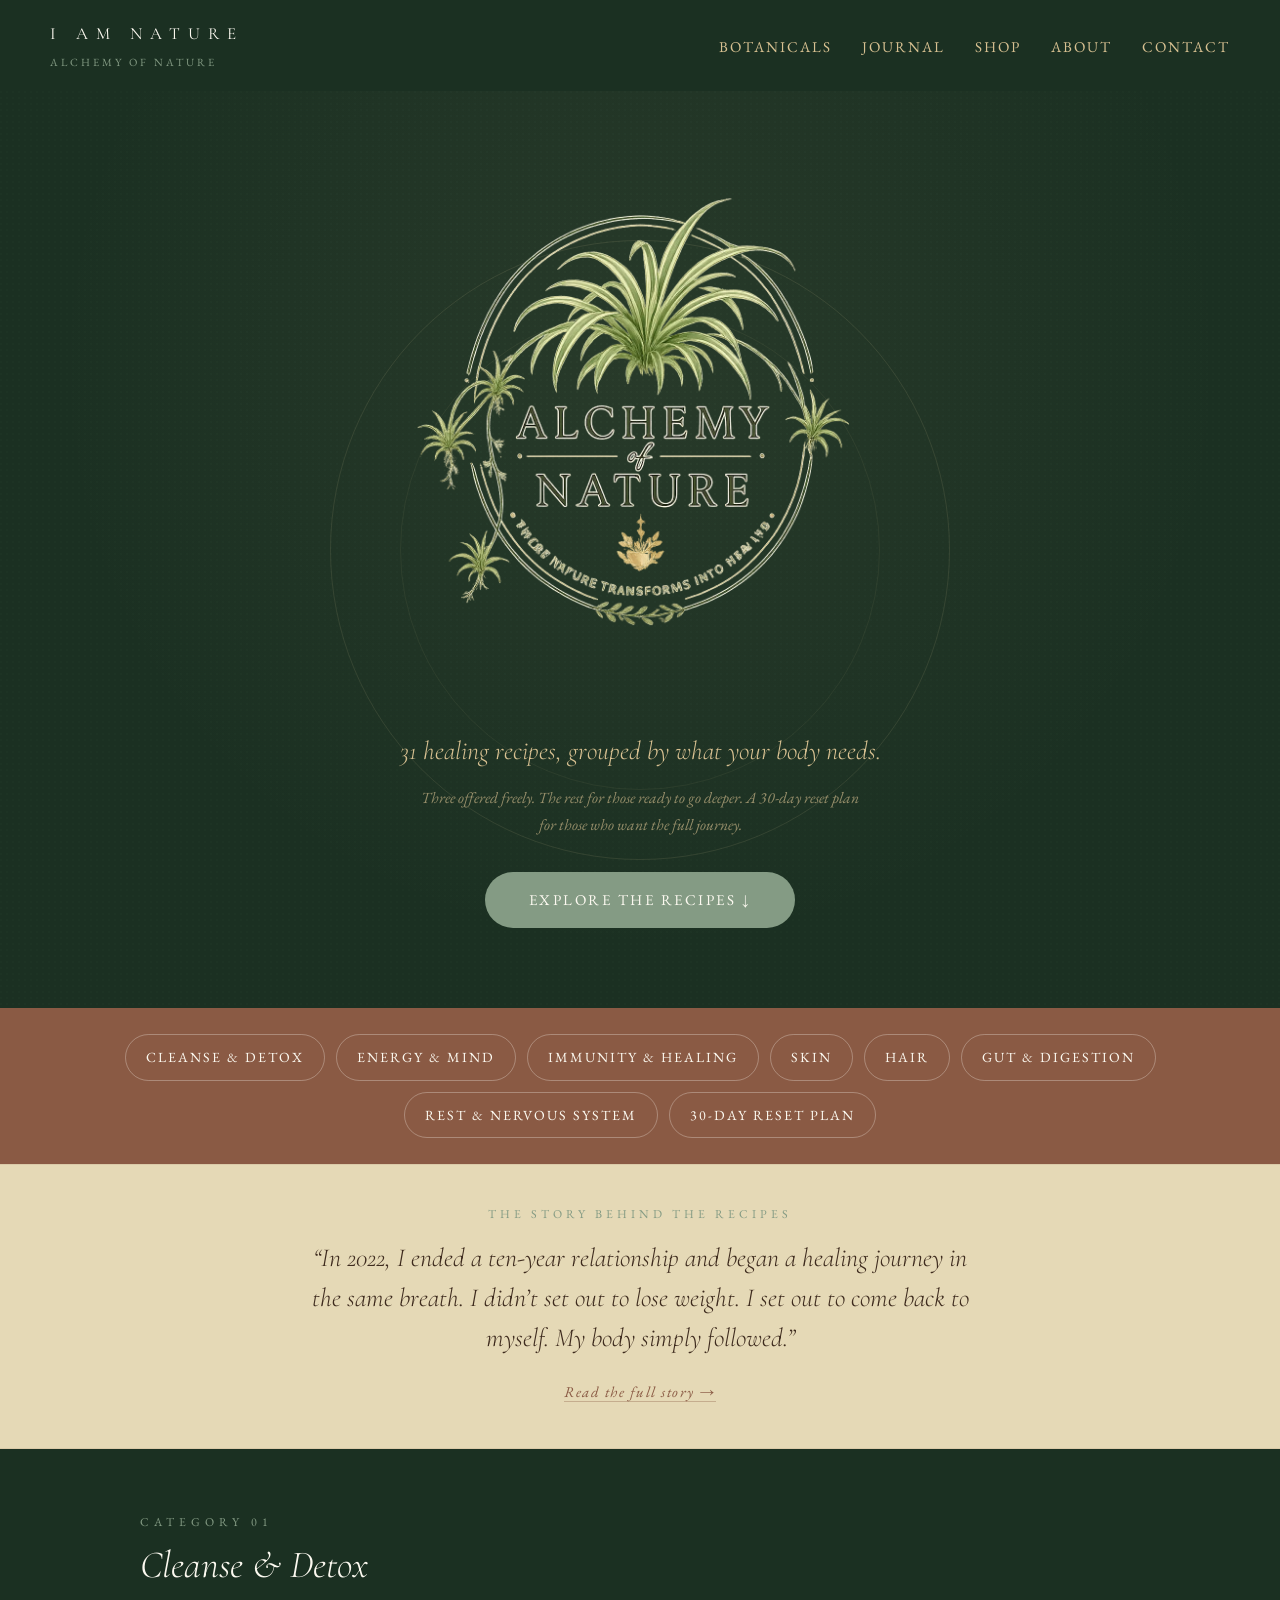
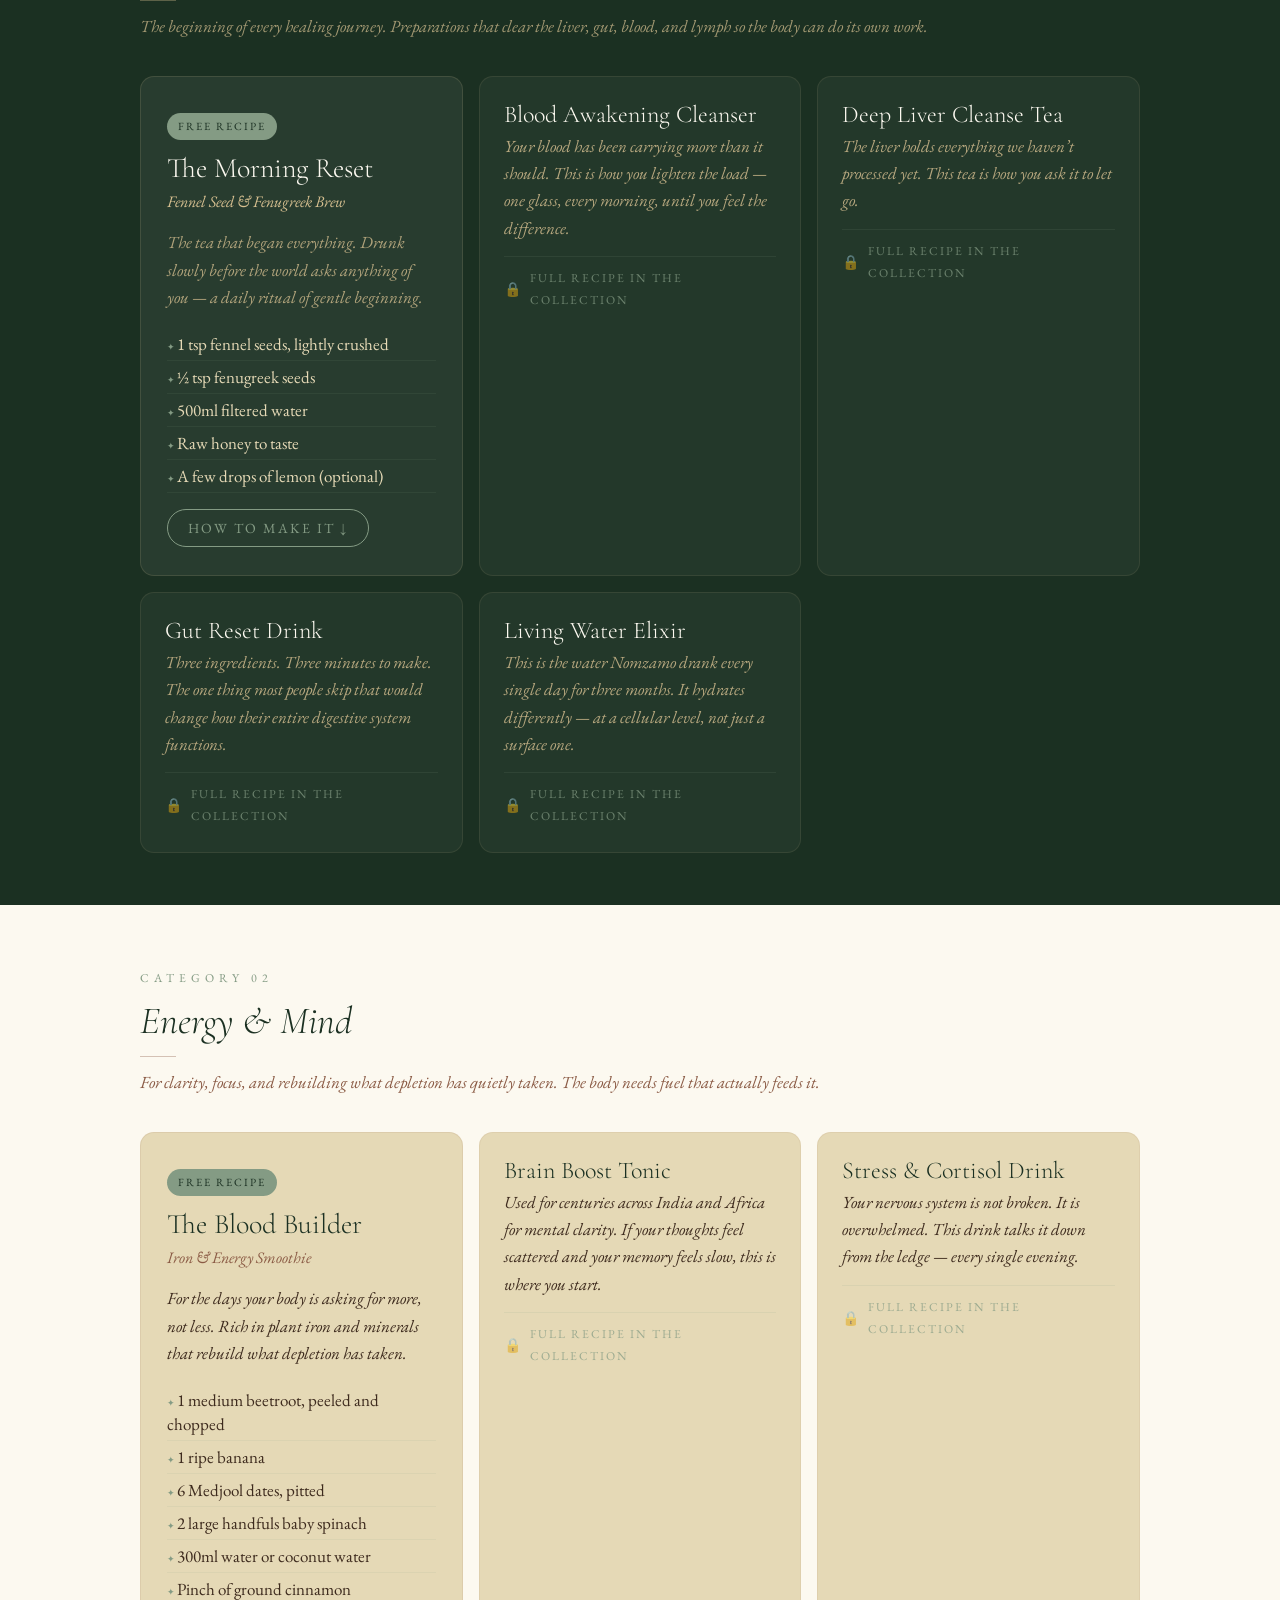
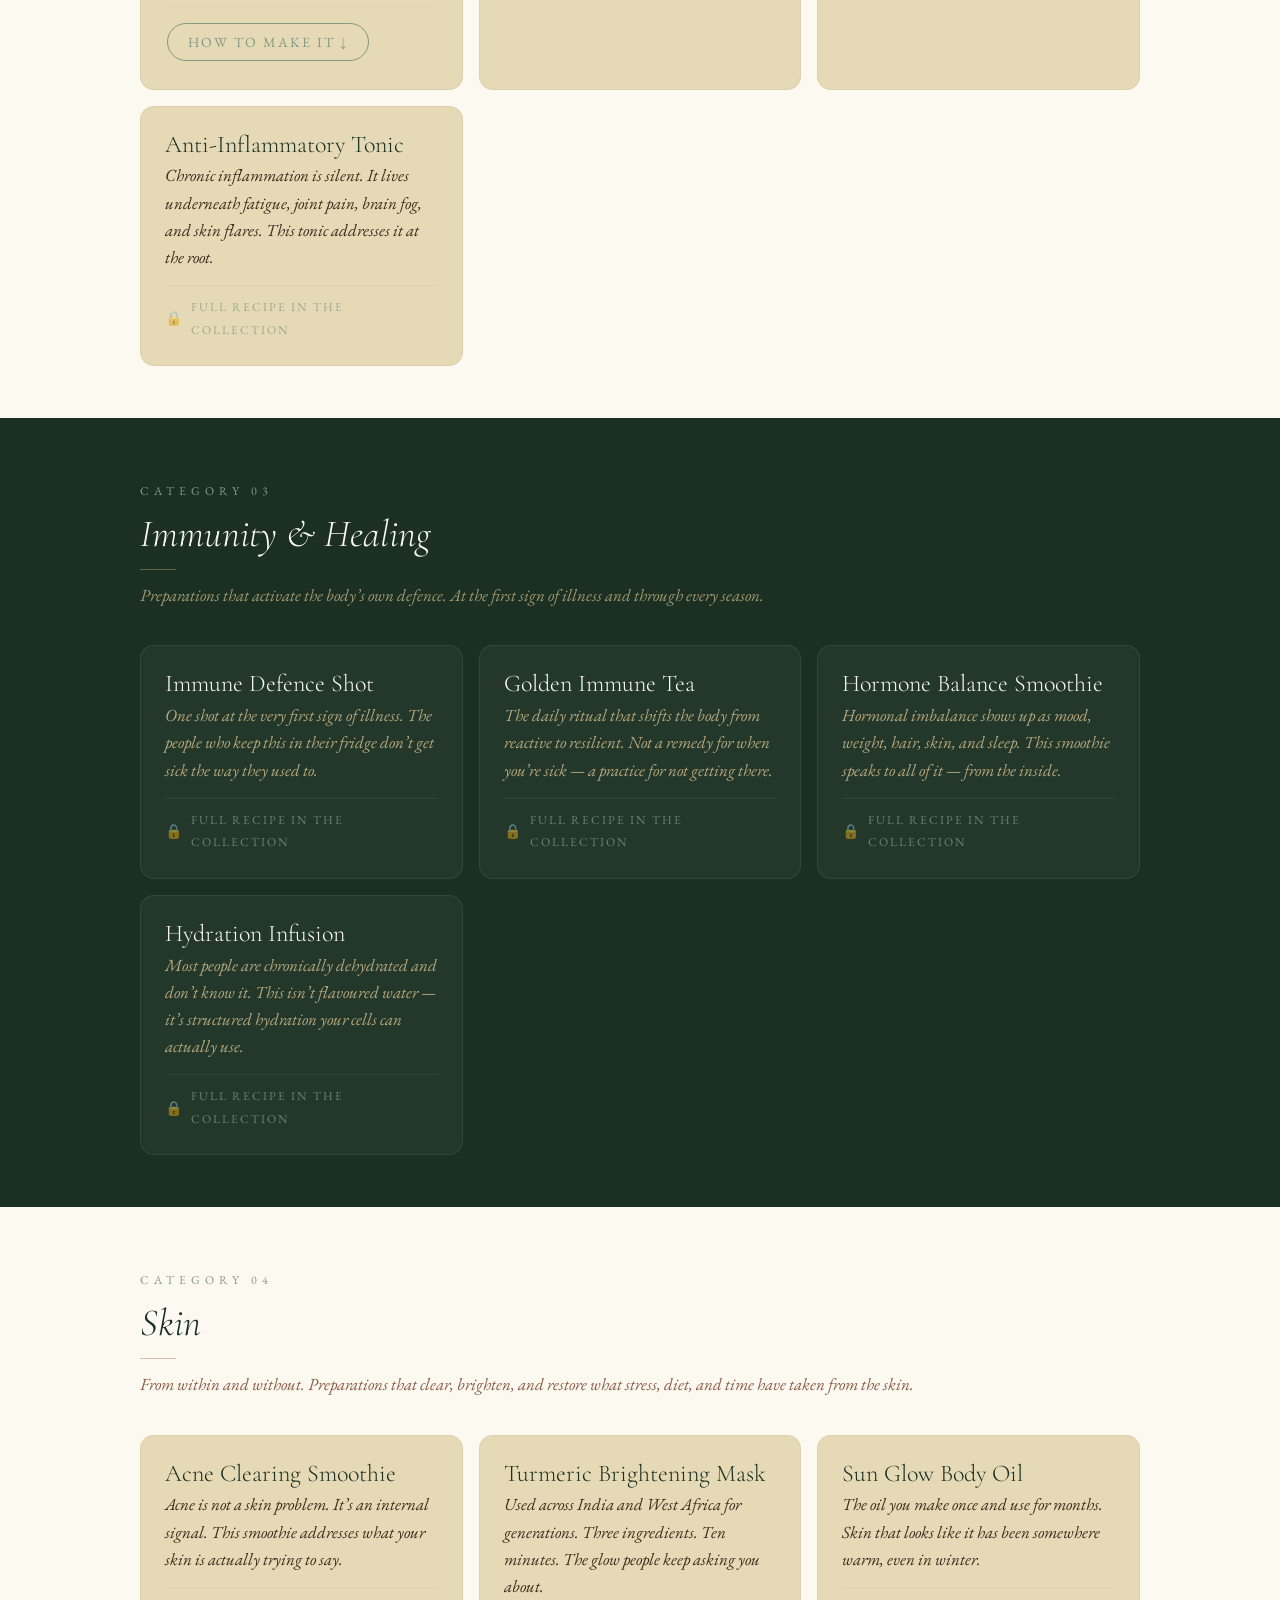
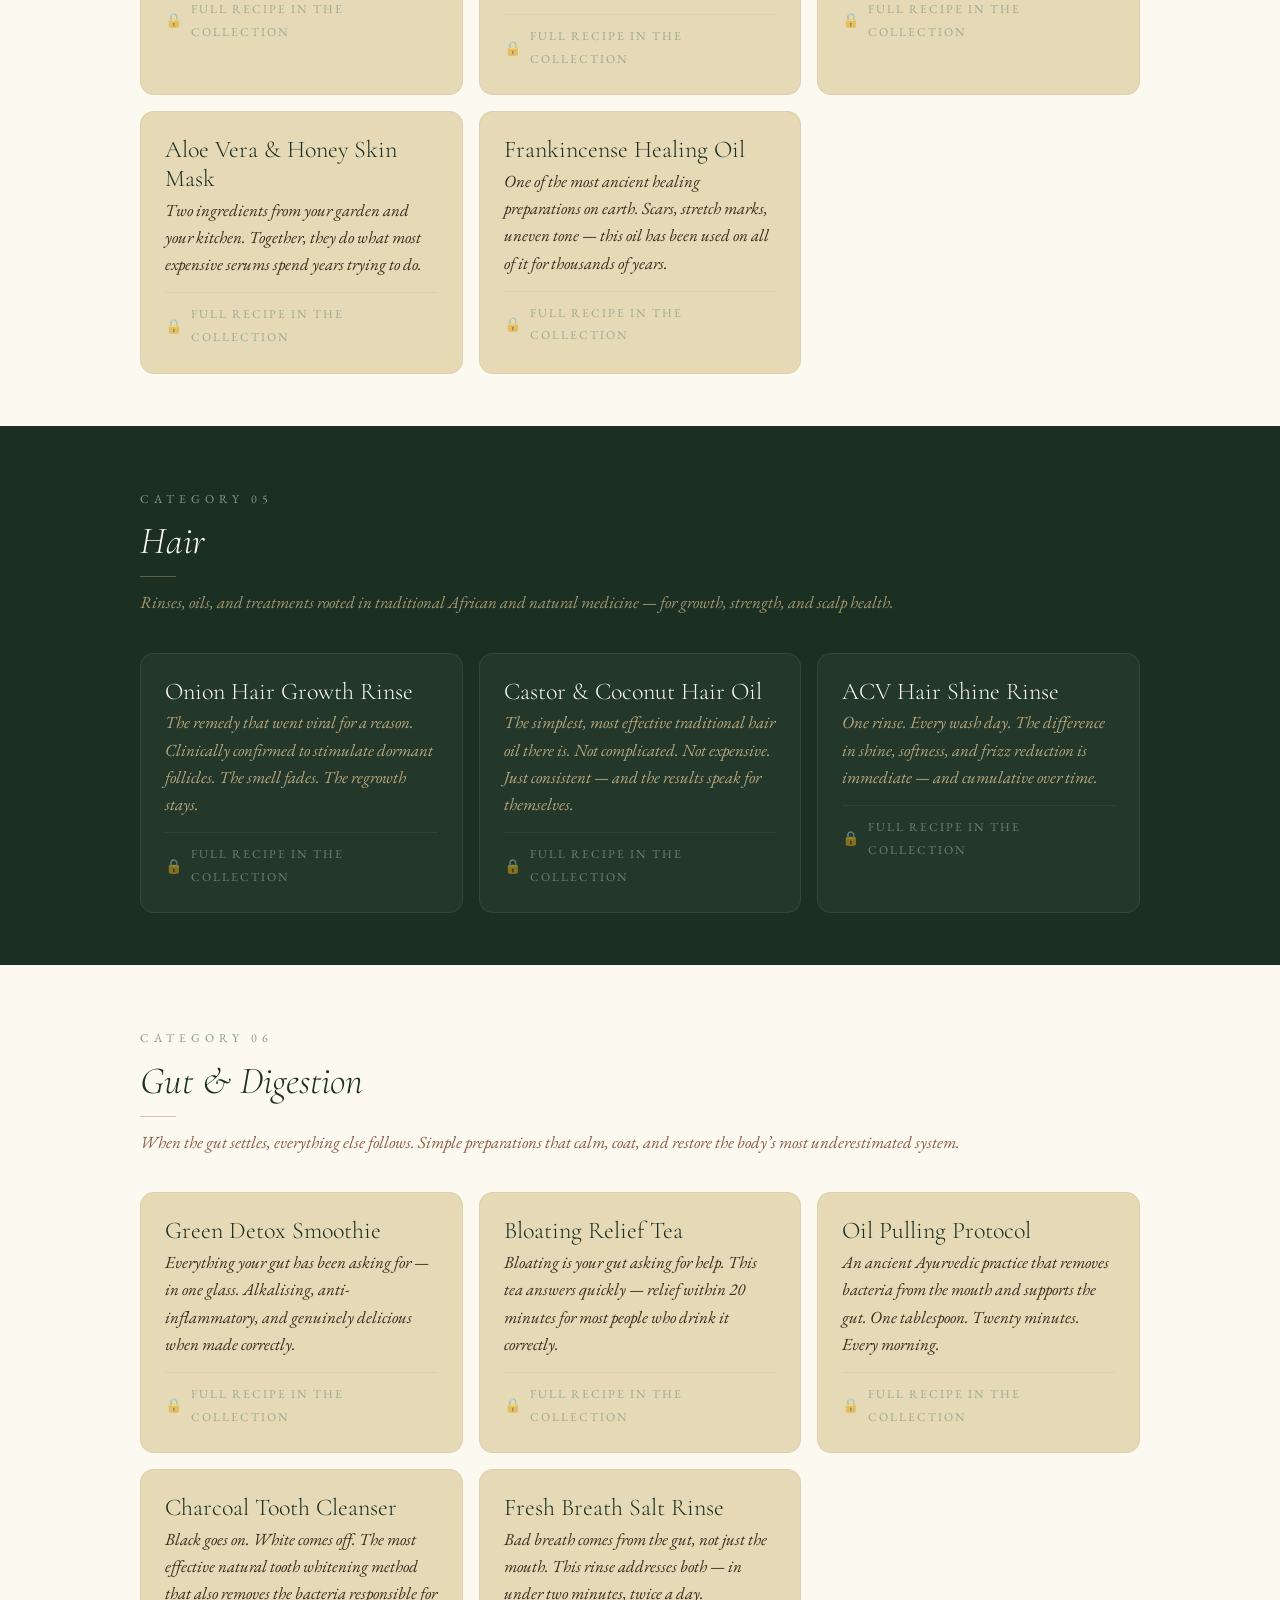
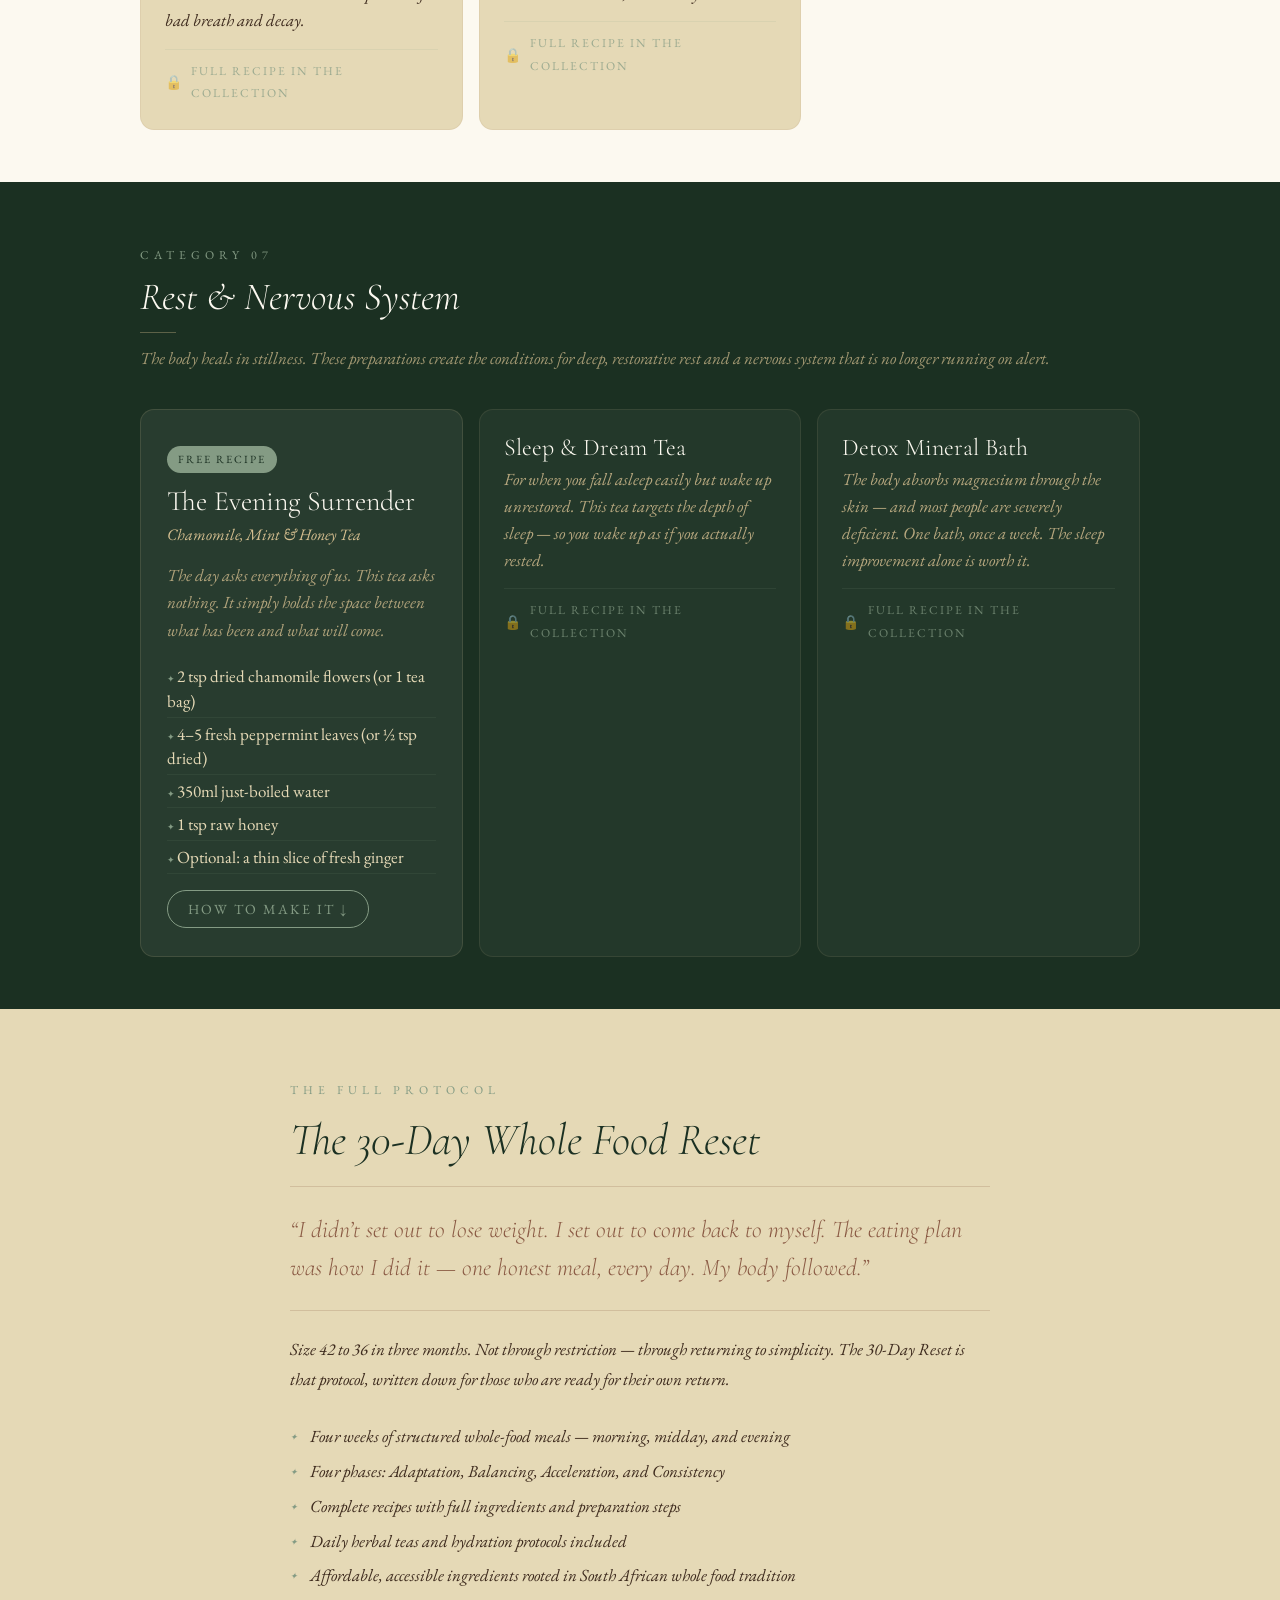
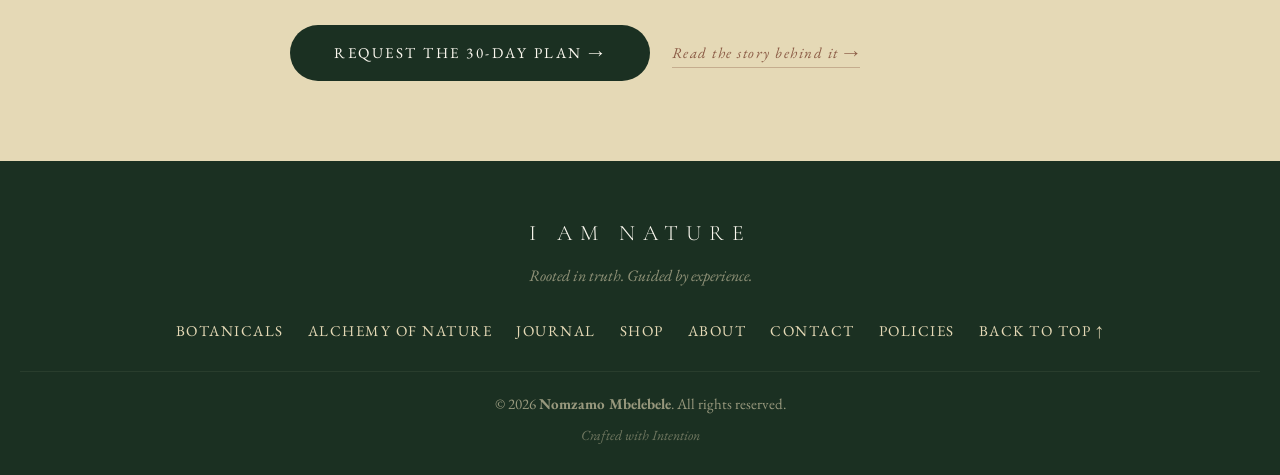
<file: alchemy.html>
<!doctype html>
<html lang="en">
  <head>
    <meta charset="UTF-8" />
    <title>Alchemy of Nature — Healing Recipes</title>
    <meta name="viewport" content="width=device-width, initial-scale=1.0" />
    <link rel="icon" type="image/webp" sizes="32x32" href="images/favicon-32.webp" />
    <link rel="icon" type="image/webp" sizes="16x16" href="images/favicon-16.webp" />
    <link rel="preconnect" href="https://fonts.googleapis.com" />
    <link rel="preconnect" href="https://fonts.gstatic.com" crossorigin />
    <link
      href="https://fonts.googleapis.com/css2?family=Cormorant+Garamond:ital,wght@0,300;0,400;0,600;1,300;1,400&family=EB+Garamond:ital,wght@0,400;0,500;1,400&display=swap"
      rel="stylesheet"
    />
    <style>
      :root {
        --forest: #1b3022;
        --clay: #8a5a44;
        --parchment: #fcf9f0;
        --moss: #849b84;
        --umber: #3e2b1e;
        --gold: #d7c091;
        --sand: #e5d9b6;
      }
      *,
      *::before,
      *::after {
        box-sizing: border-box;
        margin: 0;
        padding: 0;
      }
      html {
        scroll-behavior: smooth;
      }
      body {
        background-color: var(--parchment);
        color: var(--umber);
        font-family: "EB Garamond", Georgia, serif;
        font-size: 20px;
        line-height: 1.88;
      }

      nav {
        background-color: var(--forest);
        display: flex;
        justify-content: space-between;
        align-items: center;
        padding: 18px 50px;
        position: sticky;
        top: 0;
        z-index: 100;
      }
      .nav-brand {
        text-decoration: none;
        display: flex;
        flex-direction: column;
        gap: 2px;
      }
      .nav-site {
        font-family: "Cormorant Garamond", Georgia, serif;
        font-size: 17px;
        letter-spacing: 8px;
        text-transform: uppercase;
        color: var(--parchment);
      }
      .nav-sub {
        font-size: 11px;
        letter-spacing: 3px;
        text-transform: uppercase;
        color: var(--moss);
      }
      .nav-links {
        display: flex;
        gap: 30px;
        list-style: none;
      }
      .nav-links a {
        color: var(--gold);
        text-decoration: none;
        font-size: 15px;
        letter-spacing: 2px;
        text-transform: uppercase;
        transition: color 0.3s;
      }
      .nav-links a:hover {
        color: var(--parchment);
      }

      /* HERO — forest background, elegant logo mark centred */
      .hero-section {
        background-color: var(--forest);
        min-height: 100vh;
        display: flex;
        flex-direction: column;
        align-items: center;
        justify-content: center;
        position: relative;
        overflow: hidden;
        padding: 80px 20px;
      }
      .hero-section::before {
        content: "";
        position: absolute;
        inset: 0;
        background: radial-gradient(
          ellipse at 50% 30%,
          rgba(215, 192, 145, 0.07) 0%,
          transparent 65%
        );
        pointer-events: none;
      }
      .hero-section::after {
        content: "";
        position: absolute;
        inset: 0;
        background-image: url("data:image/svg+xml,%3Csvg xmlns='http://www.w3.org/2000/svg' width='6' height='6'%3E%3Ccircle cx='1' cy='1' r='0.8' fill='%23ffffff'/%3E%3C/svg%3E");
        background-repeat: repeat;
        background-size: 6px 6px;
        opacity: 0.13;
        pointer-events: none;
        z-index: 1;
        mix-blend-mode: overlay;
      }

      /* Decorative ring */
      .hero-ring {
        position: absolute;
        width: clamp(320px, 55vw, 620px);
        height: clamp(320px, 55vw, 620px);
        border-radius: 50%;
        border: 1px solid rgba(215, 192, 145, 0.12);
        top: 50%;
        left: 50%;
        transform: translate(-50%, -50%);
        z-index: 2;
      }
      .hero-ring-2 {
        position: absolute;
        width: clamp(240px, 42vw, 480px);
        height: clamp(240px, 42vw, 480px);
        border-radius: 50%;
        border: 1px solid rgba(215, 192, 145, 0.07);
        top: 50%;
        left: 50%;
        transform: translate(-50%, -50%);
        z-index: 2;
      }
      .hero-content {
        position: relative;
        z-index: 2;
        display: flex;
        flex-direction: column;
        align-items: center;
        text-align: center;
        gap: 0;
        animation: fadeUp 1s ease both;
        .hero-content {
          position: relative;
          z-index: 5; /* This ensures the logo stays above the texture */
          /* ... keep your existing display and animation code here ... */
        }
      }
      /* Logo mark — elegant text treatment replacing the black PNG */
      .hero-logo-mark {
        display: flex;
        flex-direction: column;
        align-items: center;
        gap: 10px;
        margin-bottom: 60px; /* Keeps the gap between logo and tagline */
      }

      .hero-logo-mark img {
        max-width: 300px; /* Adjust size here */
        height: auto;
        display: block;
      }

      .hero-tagline {
        font-family: "Cormorant Garamond", Georgia, serif;
        font-size: clamp(18px, 2.5vw, 26px);
        font-weight: 300;
        font-style: italic;
        color: var(--gold);
        line-height: 1.55;
        margin-bottom: 14px;
        max-width: 520px;
      }
      .hero-desc {
        color: rgba(215, 192, 145, 0.65);
        font-style: italic;
        font-size: 0.98rem;
        margin-bottom: 34px;
        max-width: 440px;
        line-height: 1.7;
      }
      .cta-button {
        display: inline-block;
        padding: 14px 44px;
        background-color: var(--moss);
        color: var(--parchment);
        text-decoration: none;
        border-radius: 50px;
        font-size: 15px;
        letter-spacing: 2.5px;
        text-transform: uppercase;
        transition: all 0.35s ease;
        font-family: "EB Garamond", Georgia, serif;
        border: none;
        cursor: pointer;
      }
      .cta-button:hover {
        background-color: var(--parchment);
        color: var(--forest);
        transform: translateY(-3px);
        box-shadow: 0 8px 24px rgba(0, 0, 0, 0.25);
      }

      /* CATEGORY NAV */
      .cat-nav {
        background-color: var(--clay);
        display: flex;
        justify-content: center;
        gap: 11px;
        padding: 26px 20px;
        flex-wrap: wrap;
      }
      .cat-btn {
        background: none;
        border: 1px solid rgba(252, 249, 240, 0.3);
        color: var(--parchment);
        font-family: "EB Garamond", Georgia, serif;
        font-size: 14px;
        letter-spacing: 2px;
        text-transform: uppercase;
        padding: 9px 20px;
        border-radius: 50px;
        cursor: pointer;
        text-decoration: none;
        transition: all 0.3s ease;
      }
      .cat-btn:hover {
        background-color: var(--parchment);
        color: var(--clay);
        border-color: var(--parchment);
      }

      /* STORY STRIP */
      .story-strip {
        background-color: var(--sand);
        padding: 38px 20px;
        border-top: 1px solid rgba(138, 90, 68, 0.12);
        border-bottom: 1px solid rgba(138, 90, 68, 0.12);
      }
      .story-strip-inner {
        max-width: 680px;
        margin: 0 auto;
        text-align: center;
      }
      .story-eyebrow {
        display: block;
        font-size: 12px;
        text-transform: uppercase;
        letter-spacing: 4px;
        color: var(--moss);
        margin-bottom: 12px;
      }
      .story-pull {
        font-family: "Cormorant Garamond", Georgia, serif;
        font-size: clamp(20px, 2.2vw, 26px);
        font-weight: 300;
        font-style: italic;
        color: var(--umber);
        line-height: 1.55;
        margin-bottom: 14px;
      }
      .story-link {
        color: var(--clay);
        text-decoration: none;
        font-size: 15px;
        letter-spacing: 1.5px;
        font-style: italic;
        border-bottom: 1px solid rgba(138, 90, 68, 0.35);
        transition: all 0.3s;
      }
      .story-link:hover {
        color: var(--forest);
        border-color: var(--forest);
      }

      /* CATEGORY SECTIONS */
      .cat-section {
        padding: 62px 20px 52px;
      }
      .cat-section.dark {
        background-color: var(--forest);
      }
      .cat-section.light {
        background-color: var(--parchment);
      }
      .cat-inner {
        max-width: 1000px;
        margin: 0 auto;
      }
      .cat-head {
        margin-bottom: 36px;
      }
      .cat-eyebrow-label {
        display: block;
        font-size: 12px;
        text-transform: uppercase;
        letter-spacing: 5px;
        color: var(--moss);
        margin-bottom: 8px;
      }
      .cat-title {
        font-family: "Cormorant Garamond", Georgia, serif;
        font-size: clamp(30px, 3vw, 40px);
        font-weight: 300;
        font-style: italic;
        line-height: 1.2;
        margin-bottom: 6px;
      }
      .dark .cat-title {
        color: var(--parchment);
      }
      .light .cat-title {
        color: var(--forest);
      }
      .cat-desc {
        font-style: italic;
        font-size: 17px;
        line-height: 1.62;
      }
      .dark .cat-desc {
        color: rgba(215, 192, 145, 0.72);
      }
      .light .cat-desc {
        color: var(--clay);
      }
      .cat-rule {
        width: 36px;
        height: 1px;
        margin: 12px 0;
        opacity: 0.35;
      }
      .dark .cat-rule {
        background: var(--gold);
      }
      .light .cat-rule {
        background: var(--clay);
      }

      .recipe-grid {
        display: grid;
        grid-template-columns: repeat(auto-fill, minmax(290px, 1fr));
        gap: 16px;
      }

      /* FREE CARD */
      .r-card {
        border-radius: 14px;
        padding: 28px 26px;
      }
      .dark .r-card {
        background: rgba(252, 249, 240, 0.06);
        border: 1px solid rgba(215, 192, 145, 0.15);
      }
      .light .r-card {
        background: var(--sand);
        border: 1px solid rgba(138, 90, 68, 0.1);
      }
      .r-badge {
        display: inline-block;
        font-size: 11px;
        text-transform: uppercase;
        letter-spacing: 2px;
        background-color: var(--moss);
        color: var(--forest);
        padding: 3px 11px;
        border-radius: 20px;
        margin-bottom: 12px;
      }
      .r-name {
        font-family: "Cormorant Garamond", Georgia, serif;
        font-size: 28px;
        font-weight: 300;
        line-height: 1.15;
        margin-bottom: 3px;
      }
      .dark .r-name {
        color: var(--parchment);
      }
      .light .r-name {
        color: var(--forest);
      }
      .r-sub {
        font-style: italic;
        font-size: 16px;
        margin-bottom: 12px;
        display: block;
      }
      .dark .r-sub {
        color: var(--gold);
      }
      .light .r-sub {
        color: var(--clay);
      }
      .r-intro {
        font-style: italic;
        font-size: 17px;
        margin-bottom: 16px;
        line-height: 1.62;
      }
      .dark .r-intro {
        color: rgba(215, 192, 145, 0.78);
      }
      .light .r-intro {
        color: var(--umber);
      }
      .r-lbl {
        font-size: 11px;
        text-transform: uppercase;
        letter-spacing: 3px;
        color: var(--moss);
        margin-bottom: 6px;
        display: block;
      }
      .r-ings {
        list-style: none;
        margin-bottom: 0;
      }
      .r-ings li {
        font-size: 17px;
        padding: 4px 0;
        border-bottom: 1px solid rgba(132, 155, 132, 0.1);
        line-height: 1.42;
      }
      .dark .r-ings li {
        color: var(--sand);
      }
      .light .r-ings li {
        color: var(--umber);
      }
      .r-ings li::before {
        content: "\2726  ";
        color: var(--moss);
        font-size: 0.55rem;
      }
      .r-expand-btn {
        margin-top: 16px;
        background: none;
        border: 1px solid var(--moss);
        color: var(--moss);
        font-family: "EB Garamond", Georgia, serif;
        font-size: 14px;
        letter-spacing: 2px;
        text-transform: uppercase;
        padding: 9px 20px;
        border-radius: 50px;
        cursor: pointer;
        transition: all 0.3s;
      }
      .r-expand-btn:hover {
        background: var(--moss);
        color: var(--parchment);
      }
      .r-expandable {
        overflow: hidden;
        max-height: 0;
        transition: max-height 0.45s ease;
      }
      .r-expandable.open {
        max-height: 900px;
      }
      .r-steps {
        list-style: none;
        counter-reset: s;
        margin-top: 16px;
      }
      .r-steps li {
        counter-increment: s;
        font-size: 17px;
        margin-bottom: 7px;
        padding-left: 22px;
        position: relative;
        line-height: 1.52;
      }
      .dark .r-steps li {
        color: rgba(252, 249, 240, 0.78);
      }
      .light .r-steps li {
        color: var(--umber);
      }
      .r-steps li::before {
        content: counter(s);
        position: absolute;
        left: 0;
        color: var(--clay);
        font-family: "Cormorant Garamond", serif;
        font-size: 0.88rem;
        font-weight: 600;
      }
      .r-wisdom {
        margin-top: 14px;
        padding: 13px 15px;
        background: rgba(132, 155, 132, 0.1);
        border-left: 3px solid var(--moss);
        border-radius: 0 8px 8px 0;
        font-style: italic;
        font-size: 16px;
        line-height: 1.6;
      }
      .dark .r-wisdom {
        color: var(--gold);
      }
      .light .r-wisdom {
        color: var(--clay);
      }

      /* LOCKED CARD */
      .l-card {
        border-radius: 14px;
        padding: 24px 24px;
      }
      .dark .l-card {
        background: rgba(252, 249, 240, 0.04);
        border: 1px solid rgba(215, 192, 145, 0.1);
      }
      .light .l-card {
        background: var(--sand);
        border: 1px solid rgba(138, 90, 68, 0.08);
      }
      .l-name {
        font-family: "Cormorant Garamond", Georgia, serif;
        font-size: 24px;
        font-weight: 300;
        line-height: 1.2;
        margin-bottom: 3px;
      }
      .dark .l-name {
        color: var(--parchment);
      }
      .light .l-name {
        color: var(--forest);
      }
      .l-sub {
        font-style: italic;
        font-size: 16px;
        margin-bottom: 10px;
        display: block;
      }
      .dark .l-sub {
        color: var(--gold);
      }
      .light .l-sub {
        color: var(--clay);
      }
      .l-teaser {
        font-style: italic;
        font-size: 17px;
        line-height: 1.6;
        margin-bottom: 14px;
      }
      .dark .l-teaser {
        color: rgba(215, 192, 145, 0.82);
      }
      .light .l-teaser {
        color: var(--umber);
      }
      .l-ings-preview {
        list-style: none;
        margin-bottom: 10px;
      }
      .l-ings-preview li {
        font-size: 17px;
        padding: 3px 0;
        line-height: 1.42;
      }
      .dark .l-ings-preview li {
        color: var(--sand);
      }
      .light .l-ings-preview li {
        color: var(--umber);
      }
      .l-ings-preview li::before {
        content: "\2726  ";
        color: var(--moss);
        font-size: 0.55rem;
      }
      .l-ings-preview li.blurred {
        filter: blur(4px);
        user-select: none;
        opacity: 0.5;
      }
      .l-locked-bar {
        display: flex;
        align-items: center;
        gap: 8px;
        margin-top: 12px;
        padding-top: 10px;
        border-top: 1px solid rgba(132, 155, 132, 0.12);
      }
      .l-lock-icon {
        font-size: 0.88rem;
        opacity: 0.5;
      }
      .l-lock-text {
        font-size: 12px;
        text-transform: uppercase;
        letter-spacing: 2px;
        color: var(--moss);
        opacity: 0.75;
      }

      /* PLAN SECTION — sand/light so it never stacks dark on dark */
      .plan-section {
        background-color: var(--sand);
        padding: 70px 20px 80px;
      }
      .plan-inner {
        max-width: 700px;
        margin: 0 auto;
      }
      .plan-eyebrow {
        display: block;
        text-transform: uppercase;
        letter-spacing: 5px;
        color: var(--moss);
        font-size: 12px;
        margin-bottom: 12px;
      }
      .plan-title {
        font-family: "Cormorant Garamond", Georgia, serif;
        font-size: clamp(32px, 3.5vw, 46px);
        font-weight: 300;
        font-style: italic;
        color: var(--forest);
        line-height: 1.2;
        margin-bottom: 18px;
      }
      .plan-quote {
        font-family: "Cormorant Garamond", Georgia, serif;
        font-size: clamp(18px, 2vw, 24px);
        font-weight: 300;
        font-style: italic;
        color: var(--clay);
        line-height: 1.58;
        padding: 24px 0;
        border-top: 1px solid rgba(138, 90, 68, 0.22);
        border-bottom: 1px solid rgba(138, 90, 68, 0.22);
        margin-bottom: 24px;
      }
      .plan-desc {
        color: var(--umber);
        font-style: italic;
        font-size: 17px;
        line-height: 1.75;
        margin-bottom: 28px;
      }
      .plan-feats {
        list-style: none;
        display: flex;
        flex-direction: column;
        gap: 8px;
        margin-bottom: 36px;
      }
      .plan-feats li {
        color: var(--umber);
        font-size: 17px;
        font-style: italic;
        padding-left: 20px;
        position: relative;
        line-height: 1.58;
      }
      .plan-feats li::before {
        content: "\2726 ";
        position: absolute;
        left: 0;
        color: var(--moss);
        font-size: 0.55rem;
        top: 8px;
      }
      .plan-actions {
        display: flex;
        align-items: center;
        gap: 22px;
        flex-wrap: wrap;
      }
      .plan-link {
        color: var(--clay);
        text-decoration: none;
        font-size: 15px;
        letter-spacing: 1.5px;
        font-style: italic;
        border-bottom: 1px solid rgba(138, 90, 68, 0.35);
        transition: all 0.3s;
      }
      .plan-link:hover {
        color: var(--forest);
        border-color: var(--forest);
      }
      .btn-forest {
        background-color: var(--forest);
      }
      .btn-forest:hover {
        background-color: var(--umber);
        color: var(--parchment);
      }

      footer {
        background-color: var(--forest);
        color: var(--sand);
        padding: 52px 20px 26px;
        text-align: center;
        font-family: "EB Garamond", Georgia, serif;
      }
      .f-logo {
        font-family: "Cormorant Garamond", Georgia, serif;
        font-size: 22px;
        letter-spacing: 8px;
        color: var(--parchment);
        font-weight: 300;
        margin-bottom: 6px;
      }
      .f-tag {
        font-style: italic;
        font-size: 16px;
        opacity: 0.58;
        margin-bottom: 26px;
      }
      .f-links {
        display: flex;
        justify-content: center;
        gap: 24px;
        margin-bottom: 26px;
        flex-wrap: wrap;
      }
      .f-links a {
        color: var(--sand);
        text-decoration: none;
        font-size: 15px;
        text-transform: uppercase;
        letter-spacing: 1.5px;
        transition: color 0.3s;
      }
      .f-links a:hover {
        color: var(--moss);
      }
      .f-hr {
        border: 0;
        border-top: 1px solid rgba(229, 217, 182, 0.07);
        margin-bottom: 18px;
      }
      .f-copy {
        font-size: 15px;
        opacity: 0.62;
      }
      .f-crafted {
        font-style: italic;
        font-size: 14px;
        opacity: 0.42;
        margin-top: 4px;
      }

      @keyframes fadeUp {
        from {
          opacity: 0;
          transform: translateY(18px);
        }
        to {
          opacity: 1;
          transform: translateY(0);
        }
      }
      @media (max-width: 680px) {
        nav {
          padding: 15px 20px;
        }
        .nav-links {
          gap: 14px;
        }
        .cat-nav {
          gap: 8px;
          padding: 20px 14px;
        }
        .cat-btn {
          font-size: 0.74rem;
          padding: 7px 14px;
        }
        .cat-section {
          padding: 48px 16px 40px;
        }
        .r-card,
        .l-card {
          padding: 22px 18px;
        }
        .hero-section {
          padding: 60px 20px;
        }
        @keyframes softPulse {
          0% {
            transform: translateY(0);
          }
          50% {
            transform: translateY(-5px);
          }
          100% {
            transform: translateY(0);
          }
        }

        .cta-button {
          /* ... your existing code ... */
          animation: softPulse 3s infinite ease-in-out;
        }
      }

      /* ── HAMBURGER NAV ── */
      .hamburger {
        display: none;
        flex-direction: column;
        gap: 5px;
        cursor: pointer;
        background: none;
        border: none;
        padding: 4px;
        z-index: 200;
      }
      .hamburger span {
        display: block;
        width: 24px;
        height: 2px;
        background-color: #d7c091;
        border-radius: 2px;
        transition: all 0.3s ease;
      }
      .hamburger.open span:nth-child(1) {
        transform: translateY(7px) rotate(45deg);
      }
      .hamburger.open span:nth-child(2) {
        opacity: 0;
      }
      .hamburger.open span:nth-child(3) {
        transform: translateY(-7px) rotate(-45deg);
      }
      @media (max-width: 700px) {
        nav {
          padding: 15px 20px !important;
          position: relative;
        }
        .hamburger {
          display: flex;
        }
        .nav-links {
          display: none !important;
          position: absolute;
          top: 100%;
          left: 0;
          right: 0;
          background-color: #1b3022;
          flex-direction: column !important;
          gap: 0 !important;
          padding: 0;
          border-top: 1px solid rgba(215, 192, 145, 0.15);
          z-index: 150;
          box-shadow: 0 8px 24px rgba(0, 0, 0, 0.3);
        }
        .nav-links.open {
          display: flex !important;
        }
        .nav-links li {
          border-bottom: 1px solid rgba(215, 192, 145, 0.08);
        }
        .nav-links a {
          display: block;
          padding: 16px 24px !important;
          font-size: 0.85rem !important;
          letter-spacing: 2px !important;
        }
      }
    </style>
  </head>
  <body>
    <nav>
      <a href="index.html" class="nav-brand">
        <span class="nav-site">I AM NATURE</span>
        <span class="nav-sub">Alchemy of Nature</span>
      </a>
      <ul class="nav-links">
        <li><a href="index.html">Botanicals</a></li>
        <li><a href="journal.html">Journal</a></li>
        <li><a href="shop.html">Shop</a></li>
        <li><a href="about.html">About</a></li>
        <li><a href="contact.html">Contact</a></li>
      </ul>
      <button class="hamburger" aria-label="Menu">
        <span></span><span></span><span></span>
      </button>
    </nav>

    <header>
      <section class="hero-section">
        <div class="hero-ring"></div>
        <div class="hero-ring-2"></div>
        <div class="hero-content">
          <div class="hero-logo-mark">
            <img
              src="images/alchemy-logo.webp"
              alt="Alchemy of Nature"
              style="max-width: 500px; width: 100%; height: auto"
            />
          </div>
          <p class="hero-tagline">
            31 healing recipes, grouped by what your body needs.
          </p>
          <p class="hero-desc">
            Three offered freely. The rest for those ready to go deeper. A
            30-day reset plan for those who want the full journey.
          </p>
          <a href="#cleanse" class="cta-button">Explore the Recipes &darr;</a>
        </div>
      </section>
    </header>

    <div class="cat-nav">
      <a href="#cleanse" class="cat-btn">Cleanse &amp; Detox</a>
      <a href="#energy" class="cat-btn">Energy &amp; Mind</a>
      <a href="#immune" class="cat-btn">Immunity &amp; Healing</a>
      <a href="#skin" class="cat-btn">Skin</a>
      <a href="#hair" class="cat-btn">Hair</a>
      <a href="#gut" class="cat-btn">Gut &amp; Digestion</a>
      <a href="#rest" class="cat-btn">Rest &amp; Nervous System</a>
      <a href="#plan" class="cat-btn">30-Day Reset Plan</a>
    </div>

    <div class="story-strip">
      <div class="story-strip-inner">
        <span class="story-eyebrow">The story behind the recipes</span>
        <p class="story-pull">
          &ldquo;In 2022, I ended a ten-year relationship and began a healing
          journey in the same breath. I didn&rsquo;t set out to lose weight. I
          set out to come back to myself. My body simply followed.&rdquo;
        </p>
        <a href="journal-entry-002.html" class="story-link"
          >Read the full story &rarr;</a
        >
      </div>
    </div>

    <!-- 1 CLEANSE dark -->
    <div class="cat-section dark" id="cleanse">
      <div class="cat-inner">
        <div class="cat-head">
          <span class="cat-eyebrow-label">Category 01</span>
          <h2 class="cat-title">Cleanse &amp; Detox</h2>
          <div class="cat-rule"></div>
          <p class="cat-desc">
            The beginning of every healing journey. Preparations that clear the
            liver, gut, blood, and lymph so the body can do its own work.
          </p>
        </div>
        <div class="recipe-grid">
          <div class="r-card">
            <span class="r-badge">Free Recipe</span>
            <h3 class="r-name">The Morning Reset</h3>
            <span class="r-sub">Fennel Seed &amp; Fenugreek Brew</span>
            <p class="r-intro">
              The tea that began everything. Drunk slowly before the world asks
              anything of you &mdash; a daily ritual of gentle beginning.
            </p>
            <ul class="r-ings">
              <li>1 tsp fennel seeds, lightly crushed</li>
              <li>&frac12; tsp fenugreek seeds</li>
              <li>500ml filtered water</li>
              <li>Raw honey to taste</li>
              <li>A few drops of lemon (optional)</li>
            </ul>
            <button class="r-expand-btn" onclick="toggleExpand(this)">
              How to make it &darr;
            </button>
            <div class="r-expandable">
              <span class="r-lbl" style="margin-top: 14px">Preparation</span>
              <ol class="r-steps">
                <li>
                  Lightly crush seeds with a spoon or mortar to release their
                  oils.
                </li>
                <li>
                  Heat water to just below boiling &mdash; around 90&deg;C.
                </li>
                <li>Add seeds and steep uncovered for 10 minutes.</li>
                <li>Strain through a fine cloth or sieve.</li>
                <li>Add honey after straining. Drink warm, before eating.</li>
              </ol>
              <div class="r-wisdom">
                Let the first thing you put into your body each morning be
                intentional.
              </div>
            </div>
          </div>
          <div class="l-card">
            <h3 class="l-name">Blood Awakening Cleanser</h3>
            <p class="l-teaser">
              Your blood has been carrying more than it should. This is how you
              lighten the load &mdash; one glass, every morning, until you feel
              the difference.
            </p>
            <div class="l-locked-bar">
              <span class="l-lock-icon">&#128274;</span
              ><span class="l-lock-text">Full recipe in the collection</span>
            </div>
          </div>
          <div class="l-card">
            <h3 class="l-name">Deep Liver Cleanse Tea</h3>
            <p class="l-teaser">
              The liver holds everything we haven&rsquo;t processed yet. This
              tea is how you ask it to let go.
            </p>
            <div class="l-locked-bar">
              <span class="l-lock-icon">&#128274;</span
              ><span class="l-lock-text">Full recipe in the collection</span>
            </div>
          </div>
          <div class="l-card">
            <h3 class="l-name">Gut Reset Drink</h3>
            <p class="l-teaser">
              Three ingredients. Three minutes to make. The one thing most
              people skip that would change how their entire digestive system
              functions.
            </p>
            <div class="l-locked-bar">
              <span class="l-lock-icon">&#128274;</span
              ><span class="l-lock-text">Full recipe in the collection</span>
            </div>
          </div>
          <div class="l-card">
            <h3 class="l-name">Living Water Elixir</h3>
            <p class="l-teaser">
              This is the water Nomzamo drank every single day for three months.
              It hydrates differently &mdash; at a cellular level, not just a
              surface one.
            </p>
            <div class="l-locked-bar">
              <span class="l-lock-icon">&#128274;</span
              ><span class="l-lock-text">Full recipe in the collection</span>
            </div>
          </div>
        </div>
      </div>
    </div>

    <!-- 2 ENERGY light -->
    <div class="cat-section light" id="energy">
      <div class="cat-inner">
        <div class="cat-head">
          <span class="cat-eyebrow-label">Category 02</span>
          <h2 class="cat-title">Energy &amp; Mind</h2>
          <div class="cat-rule"></div>
          <p class="cat-desc">
            For clarity, focus, and rebuilding what depletion has quietly taken.
            The body needs fuel that actually feeds it.
          </p>
        </div>
        <div class="recipe-grid">
          <div class="r-card">
            <span class="r-badge">Free Recipe</span>
            <h3 class="r-name">The Blood Builder</h3>
            <span class="r-sub">Iron &amp; Energy Smoothie</span>
            <p class="r-intro">
              For the days your body is asking for more, not less. Rich in plant
              iron and minerals that rebuild what depletion has taken.
            </p>
            <ul class="r-ings">
              <li>1 medium beetroot, peeled and chopped</li>
              <li>1 ripe banana</li>
              <li>6 Medjool dates, pitted</li>
              <li>2 large handfuls baby spinach</li>
              <li>300ml water or coconut water</li>
              <li>Pinch of ground cinnamon</li>
            </ul>
            <button class="r-expand-btn" onclick="toggleExpand(this)">
              How to make it &darr;
            </button>
            <div class="r-expandable">
              <span class="r-lbl" style="margin-top: 14px">Preparation</span>
              <ol class="r-steps">
                <li>
                  Lightly steam beetroot for easier digestion, or use raw for
                  maximum nutrients.
                </li>
                <li>
                  Add liquid to blender first, then soft items, beetroot last.
                </li>
                <li>
                  Blend on high for 60&ndash;90 seconds until completely smooth.
                </li>
                <li>
                  Add a squeeze of lemon to brighten and increase iron
                  absorption.
                </li>
                <li>Drink within 20 minutes of blending.</li>
              </ol>
              <div class="r-wisdom">
                Plant iron absorbs best alongside Vitamin C. The lemon is not
                optional &mdash; it&rsquo;s medicine.
              </div>
            </div>
          </div>
          <div class="l-card">
            <h3 class="l-name">Brain Boost Tonic</h3>
            <p class="l-teaser">
              Used for centuries across India and Africa for mental clarity. If
              your thoughts feel scattered and your memory feels slow, this is
              where you start.
            </p>
            <div class="l-locked-bar">
              <span class="l-lock-icon">&#128274;</span
              ><span class="l-lock-text">Full recipe in the collection</span>
            </div>
          </div>
          <div class="l-card">
            <h3 class="l-name">Stress &amp; Cortisol Drink</h3>
            <p class="l-teaser">
              Your nervous system is not broken. It is overwhelmed. This drink
              talks it down from the ledge &mdash; every single evening.
            </p>
            <div class="l-locked-bar">
              <span class="l-lock-icon">&#128274;</span
              ><span class="l-lock-text">Full recipe in the collection</span>
            </div>
          </div>
          <div class="l-card">
            <h3 class="l-name">Anti-Inflammatory Tonic</h3>
            <p class="l-teaser">
              Chronic inflammation is silent. It lives underneath fatigue, joint
              pain, brain fog, and skin flares. This tonic addresses it at the
              root.
            </p>
            <div class="l-locked-bar">
              <span class="l-lock-icon">&#128274;</span
              ><span class="l-lock-text">Full recipe in the collection</span>
            </div>
          </div>
        </div>
      </div>
    </div>

    <!-- 3 IMMUNE dark -->
    <div class="cat-section dark" id="immune">
      <div class="cat-inner">
        <div class="cat-head">
          <span class="cat-eyebrow-label">Category 03</span>
          <h2 class="cat-title">Immunity &amp; Healing</h2>
          <div class="cat-rule"></div>
          <p class="cat-desc">
            Preparations that activate the body&rsquo;s own defence. At the
            first sign of illness and through every season.
          </p>
        </div>
        <div class="recipe-grid">
          <div class="l-card">
            <h3 class="l-name">Immune Defence Shot</h3>
            <p class="l-teaser">
              One shot at the very first sign of illness. The people who keep
              this in their fridge don&rsquo;t get sick the way they used to.
            </p>
            <div class="l-locked-bar">
              <span class="l-lock-icon">&#128274;</span
              ><span class="l-lock-text">Full recipe in the collection</span>
            </div>
          </div>
          <div class="l-card">
            <h3 class="l-name">Golden Immune Tea</h3>
            <p class="l-teaser">
              The daily ritual that shifts the body from reactive to resilient.
              Not a remedy for when you&rsquo;re sick &mdash; a practice for not
              getting there.
            </p>
            <div class="l-locked-bar">
              <span class="l-lock-icon">&#128274;</span
              ><span class="l-lock-text">Full recipe in the collection</span>
            </div>
          </div>
          <div class="l-card">
            <h3 class="l-name">Hormone Balance Smoothie</h3>
            <p class="l-teaser">
              Hormonal imbalance shows up as mood, weight, hair, skin, and
              sleep. This smoothie speaks to all of it &mdash; from the inside.
            </p>
            <div class="l-locked-bar">
              <span class="l-lock-icon">&#128274;</span
              ><span class="l-lock-text">Full recipe in the collection</span>
            </div>
          </div>
          <div class="l-card">
            <h3 class="l-name">Hydration Infusion</h3>
            <p class="l-teaser">
              Most people are chronically dehydrated and don&rsquo;t know it.
              This isn&rsquo;t flavoured water &mdash; it&rsquo;s structured
              hydration your cells can actually use.
            </p>
            <div class="l-locked-bar">
              <span class="l-lock-icon">&#128274;</span
              ><span class="l-lock-text">Full recipe in the collection</span>
            </div>
          </div>
        </div>
      </div>
    </div>

    <!-- 4 SKIN light -->
    <div class="cat-section light" id="skin">
      <div class="cat-inner">
        <div class="cat-head">
          <span class="cat-eyebrow-label">Category 04</span>
          <h2 class="cat-title">Skin</h2>
          <div class="cat-rule"></div>
          <p class="cat-desc">
            From within and without. Preparations that clear, brighten, and
            restore what stress, diet, and time have taken from the skin.
          </p>
        </div>
        <div class="recipe-grid">
          <div class="l-card">
            <h3 class="l-name">Acne Clearing Smoothie</h3>
            <p class="l-teaser">
              Acne is not a skin problem. It&rsquo;s an internal signal. This
              smoothie addresses what your skin is actually trying to say.
            </p>
            <div class="l-locked-bar">
              <span class="l-lock-icon">&#128274;</span
              ><span class="l-lock-text">Full recipe in the collection</span>
            </div>
          </div>
          <div class="l-card">
            <h3 class="l-name">Turmeric Brightening Mask</h3>
            <p class="l-teaser">
              Used across India and West Africa for generations. Three
              ingredients. Ten minutes. The glow people keep asking you about.
            </p>
            <div class="l-locked-bar">
              <span class="l-lock-icon">&#128274;</span
              ><span class="l-lock-text">Full recipe in the collection</span>
            </div>
          </div>
          <div class="l-card">
            <h3 class="l-name">Sun Glow Body Oil</h3>
            <p class="l-teaser">
              The oil you make once and use for months. Skin that looks like it
              has been somewhere warm, even in winter.
            </p>
            <div class="l-locked-bar">
              <span class="l-lock-icon">&#128274;</span
              ><span class="l-lock-text">Full recipe in the collection</span>
            </div>
          </div>
          <div class="l-card">
            <h3 class="l-name">Aloe Vera &amp; Honey Skin Mask</h3>
            <p class="l-teaser">
              Two ingredients from your garden and your kitchen. Together, they
              do what most expensive serums spend years trying to do.
            </p>
            <div class="l-locked-bar">
              <span class="l-lock-icon">&#128274;</span
              ><span class="l-lock-text">Full recipe in the collection</span>
            </div>
          </div>
          <div class="l-card">
            <h3 class="l-name">Frankincense Healing Oil</h3>
            <p class="l-teaser">
              One of the most ancient healing preparations on earth. Scars,
              stretch marks, uneven tone &mdash; this oil has been used on all
              of it for thousands of years.
            </p>
            <div class="l-locked-bar">
              <span class="l-lock-icon">&#128274;</span
              ><span class="l-lock-text">Full recipe in the collection</span>
            </div>
          </div>
        </div>
      </div>
    </div>

    <!-- 5 HAIR dark -->
    <div class="cat-section dark" id="hair">
      <div class="cat-inner">
        <div class="cat-head">
          <span class="cat-eyebrow-label">Category 05</span>
          <h2 class="cat-title">Hair</h2>
          <div class="cat-rule"></div>
          <p class="cat-desc">
            Rinses, oils, and treatments rooted in traditional African and
            natural medicine &mdash; for growth, strength, and scalp health.
          </p>
        </div>
        <div class="recipe-grid">
          <div class="l-card">
            <h3 class="l-name">Onion Hair Growth Rinse</h3>
            <p class="l-teaser">
              The remedy that went viral for a reason. Clinically confirmed to
              stimulate dormant follicles. The smell fades. The regrowth stays.
            </p>
            <div class="l-locked-bar">
              <span class="l-lock-icon">&#128274;</span
              ><span class="l-lock-text">Full recipe in the collection</span>
            </div>
          </div>
          <div class="l-card">
            <h3 class="l-name">Castor &amp; Coconut Hair Oil</h3>
            <p class="l-teaser">
              The simplest, most effective traditional hair oil there is. Not
              complicated. Not expensive. Just consistent &mdash; and the
              results speak for themselves.
            </p>
            <div class="l-locked-bar">
              <span class="l-lock-icon">&#128274;</span
              ><span class="l-lock-text">Full recipe in the collection</span>
            </div>
          </div>
          <div class="l-card">
            <h3 class="l-name">ACV Hair Shine Rinse</h3>
            <p class="l-teaser">
              One rinse. Every wash day. The difference in shine, softness, and
              frizz reduction is immediate &mdash; and cumulative over time.
            </p>
            <div class="l-locked-bar">
              <span class="l-lock-icon">&#128274;</span
              ><span class="l-lock-text">Full recipe in the collection</span>
            </div>
          </div>
        </div>
      </div>
    </div>

    <!-- 6 GUT light -->
    <div class="cat-section light" id="gut">
      <div class="cat-inner">
        <div class="cat-head">
          <span class="cat-eyebrow-label">Category 06</span>
          <h2 class="cat-title">Gut &amp; Digestion</h2>
          <div class="cat-rule"></div>
          <p class="cat-desc">
            When the gut settles, everything else follows. Simple preparations
            that calm, coat, and restore the body&rsquo;s most underestimated
            system.
          </p>
        </div>
        <div class="recipe-grid">
          <div class="l-card">
            <h3 class="l-name">Green Detox Smoothie</h3>
            <p class="l-teaser">
              Everything your gut has been asking for &mdash; in one glass.
              Alkalising, anti-inflammatory, and genuinely delicious when made
              correctly.
            </p>
            <div class="l-locked-bar">
              <span class="l-lock-icon">&#128274;</span
              ><span class="l-lock-text">Full recipe in the collection</span>
            </div>
          </div>
          <div class="l-card">
            <h3 class="l-name">Bloating Relief Tea</h3>
            <p class="l-teaser">
              Bloating is your gut asking for help. This tea answers quickly
              &mdash; relief within 20 minutes for most people who drink it
              correctly.
            </p>
            <div class="l-locked-bar">
              <span class="l-lock-icon">&#128274;</span
              ><span class="l-lock-text">Full recipe in the collection</span>
            </div>
          </div>
          <div class="l-card">
            <h3 class="l-name">Oil Pulling Protocol</h3>
            <p class="l-teaser">
              An ancient Ayurvedic practice that removes bacteria from the mouth
              and supports the gut. One tablespoon. Twenty minutes. Every
              morning.
            </p>
            <div class="l-locked-bar">
              <span class="l-lock-icon">&#128274;</span
              ><span class="l-lock-text">Full recipe in the collection</span>
            </div>
          </div>
          <div class="l-card">
            <h3 class="l-name">Charcoal Tooth Cleanser</h3>
            <p class="l-teaser">
              Black goes on. White comes off. The most effective natural tooth
              whitening method that also removes the bacteria responsible for
              bad breath and decay.
            </p>
            <div class="l-locked-bar">
              <span class="l-lock-icon">&#128274;</span
              ><span class="l-lock-text">Full recipe in the collection</span>
            </div>
          </div>
          <div class="l-card">
            <h3 class="l-name">Fresh Breath Salt Rinse</h3>
            <p class="l-teaser">
              Bad breath comes from the gut, not just the mouth. This rinse
              addresses both &mdash; in under two minutes, twice a day.
            </p>
            <div class="l-locked-bar">
              <span class="l-lock-icon">&#128274;</span
              ><span class="l-lock-text">Full recipe in the collection</span>
            </div>
          </div>
        </div>
      </div>
    </div>

    <!-- 7 REST dark -->
    <div class="cat-section dark" id="rest">
      <div class="cat-inner">
        <div class="cat-head">
          <span class="cat-eyebrow-label">Category 07</span>
          <h2 class="cat-title">Rest &amp; Nervous System</h2>
          <div class="cat-rule"></div>
          <p class="cat-desc">
            The body heals in stillness. These preparations create the
            conditions for deep, restorative rest and a nervous system that is
            no longer running on alert.
          </p>
        </div>
        <div class="recipe-grid">
          <div class="r-card">
            <span class="r-badge">Free Recipe</span>
            <h3 class="r-name">The Evening Surrender</h3>
            <span class="r-sub">Chamomile, Mint &amp; Honey Tea</span>
            <p class="r-intro">
              The day asks everything of us. This tea asks nothing. It simply
              holds the space between what has been and what will come.
            </p>
            <ul class="r-ings">
              <li>2 tsp dried chamomile flowers (or 1 tea bag)</li>
              <li>4&ndash;5 fresh peppermint leaves (or &frac12; tsp dried)</li>
              <li>350ml just-boiled water</li>
              <li>1 tsp raw honey</li>
              <li>Optional: a thin slice of fresh ginger</li>
            </ul>
            <button class="r-expand-btn" onclick="toggleExpand(this)">
              How to make it &darr;
            </button>
            <div class="r-expandable">
              <span class="r-lbl" style="margin-top: 14px">Preparation</span>
              <ol class="r-steps">
                <li>Place chamomile and mint in a cup. Add ginger if using.</li>
                <li>
                  Pour water just off the boil &mdash; not at a full rolling
                  boil.
                </li>
                <li>Cover and steep for 7 minutes to keep volatile oils in.</li>
                <li>Strain. Add honey only after straining.</li>
                <li>
                  Hold the cup with both hands. Drink 30 minutes before bed.
                </li>
              </ol>
              <div class="r-wisdom">
                Chamomile doesn&rsquo;t force sleep. It simply creates the
                conditions for it &mdash; and that is enough.
              </div>
            </div>
          </div>
          <div class="l-card">
            <h3 class="l-name">Sleep &amp; Dream Tea</h3>
            <p class="l-teaser">
              For when you fall asleep easily but wake up unrestored. This tea
              targets the depth of sleep &mdash; so you wake up as if you
              actually rested.
            </p>
            <div class="l-locked-bar">
              <span class="l-lock-icon">&#128274;</span
              ><span class="l-lock-text">Full recipe in the collection</span>
            </div>
          </div>
          <div class="l-card">
            <h3 class="l-name">Detox Mineral Bath</h3>
            <p class="l-teaser">
              The body absorbs magnesium through the skin &mdash; and most
              people are severely deficient. One bath, once a week. The sleep
              improvement alone is worth it.
            </p>
            <div class="l-locked-bar">
              <span class="l-lock-icon">&#128274;</span
              ><span class="l-lock-text">Full recipe in the collection</span>
            </div>
          </div>
        </div>
      </div>
    </div>

    <!-- PLAN sand/light — never stacks with dark footer -->
    <div class="plan-section" id="plan">
      <div class="plan-inner">
        <span class="plan-eyebrow">The full protocol</span>
        <h2 class="plan-title">The 30-Day Whole Food Reset</h2>
        <div class="plan-quote">
          &ldquo;I didn&rsquo;t set out to lose weight. I set out to come back
          to myself. The eating plan was how I did it &mdash; one honest meal,
          every day. My body followed.&rdquo;
        </div>
        <p class="plan-desc">
          Size 42 to 36 in three months. Not through restriction &mdash; through
          returning to simplicity. The 30-Day Reset is that protocol, written
          down for those who are ready for their own return.
        </p>
        <ul class="plan-feats">
          <li>
            Four weeks of structured whole-food meals &mdash; morning, midday,
            and evening
          </li>
          <li>
            Four phases: Adaptation, Balancing, Acceleration, and Consistency
          </li>
          <li>Complete recipes with full ingredients and preparation steps</li>
          <li>Daily herbal teas and hydration protocols included</li>
          <li>
            Affordable, accessible ingredients rooted in South African whole
            food tradition
          </li>
        </ul>
        <div class="plan-actions">
          <a href="contact.html" class="cta-button btn-forest"
            >Request the 30-Day Plan &rarr;</a
          >
          <a href="journal-entry-002.html" class="plan-link"
            >Read the story behind it &rarr;</a
          >
        </div>
      </div>
    </div>

    <footer>
      <div class="f-logo">I AM NATURE</div>
      <p class="f-tag">Rooted in truth. Guided by experience.</p>
      <div class="f-links">
        <a href="index.html">Botanicals</a>
        <a href="alchemy.html">Alchemy of Nature</a>
        <a href="journal.html">Journal</a>
        <a href="shop.html">Shop</a>
        <a href="about.html">About</a>
        <a href="contact.html">Contact</a>
        <a href="policies.html">Policies</a>
        <a href="#">Back to Top &uarr;</a>
      </div>
      <hr class="f-hr" />
      <p class="f-copy">
        &copy; 2026 <strong>Nomzamo Mbelebele</strong>. All rights reserved.
      </p>
      <p class="f-crafted">Crafted with Intention</p>
    </footer>

    <script>
      function toggleExpand(btn) {
        var card = btn.closest(".r-card");
        var exp = card.querySelector(".r-expandable");
        var open = exp.classList.contains("open");
        exp.classList.toggle("open", !open);
        btn.textContent = open ? "How to make it \u2193" : "Close \u2191";
      }
    </script>

    <script>
      (function () {
        var btn = document.querySelector(".hamburger");
        var menu = document.querySelector(".nav-links");
        if (btn && menu) {
          btn.addEventListener("click", function () {
            btn.classList.toggle("open");
            menu.classList.toggle("open");
          });
          document.addEventListener("click", function (e) {
            if (!btn.contains(e.target) && !menu.contains(e.target)) {
              btn.classList.remove("open");
              menu.classList.remove("open");
            }
          });
        }
      })();
    </script>

    <!-- Loading bar + Service Worker -->
    <style>
      #ian-loader {
        position: fixed;
        top: 0;
        left: 0;
        width: 100%;
        height: 3px;
        background: linear-gradient(90deg, #849b84, #d7c091);
        z-index: 9999;
        transform: scaleX(0);
        transform-origin: left center;
        transition:
          transform 0.25s ease,
          opacity 0.4s ease;
        opacity: 0;
        pointer-events: none;
        will-change: transform, opacity;
      }
      #ian-loader.active {
        opacity: 1;
      }
    </style>
    <div id="ian-loader"></div>
    <script>
      (function () {
        var loader = document.getElementById("ian-loader");
        var timer,
          progress = 0;
        function startLoader() {
          if (!loader) return;
          progress = 0;
          loader.style.transform = "scaleX(0)";
          loader.classList.add("active");
          timer = setInterval(function () {
            if (progress < 0.85) {
              progress += (0.85 - progress) * 0.08;
              loader.style.transform = "scaleX(" + progress + ")";
            }
          }, 80);
        }
        function finishLoader() {
          if (!loader) return;
          clearInterval(timer);
          loader.style.transform = "scaleX(1)";
          setTimeout(function () {
            loader.classList.remove("active");
            loader.style.transform = "scaleX(0)";
          }, 400);
        }
        var slowTimer = setTimeout(function () {
          if (document.readyState !== "complete") startLoader();
        }, 300);
        window.addEventListener("load", function () {
          clearTimeout(slowTimer);
          if (loader && loader.classList.contains("active")) finishLoader();
        });
        document.addEventListener("click", function (e) {
          var a = e.target.closest("a");
          if (!a) return;
          var href = a.getAttribute("href");
          if (!href) return;
          if (
            href.startsWith("#") ||
            href.startsWith("mailto:") ||
            href.startsWith("tel:") ||
            href.startsWith("https://") ||
            href.startsWith("http://")
          )
            return;
          startLoader();
        });
        if ("serviceWorker" in navigator) {
          window.addEventListener("load", function () {
            navigator.serviceWorker.register("/sw.js").catch(function (err) {
              console.log("SW registration failed:", err);
            });
          });
        }
      })();
    </script>
  </body>
</html>
</file>
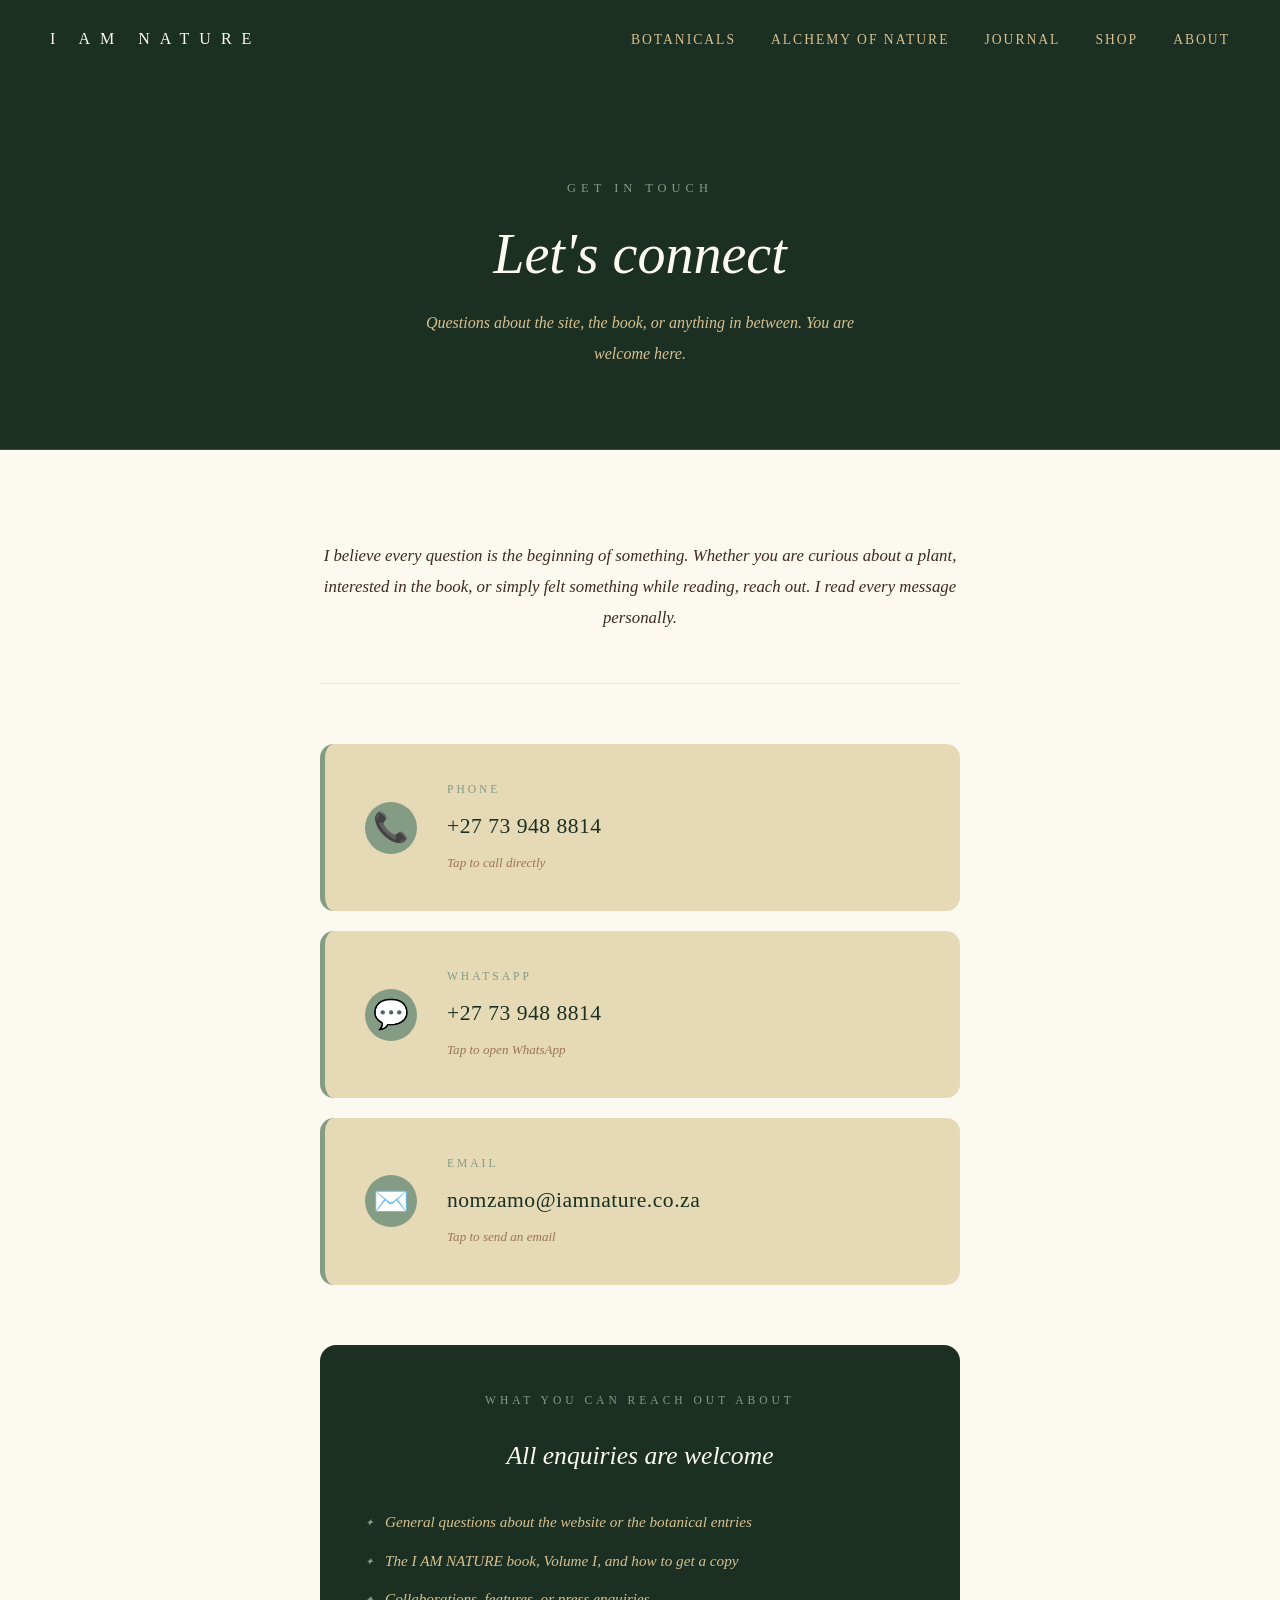
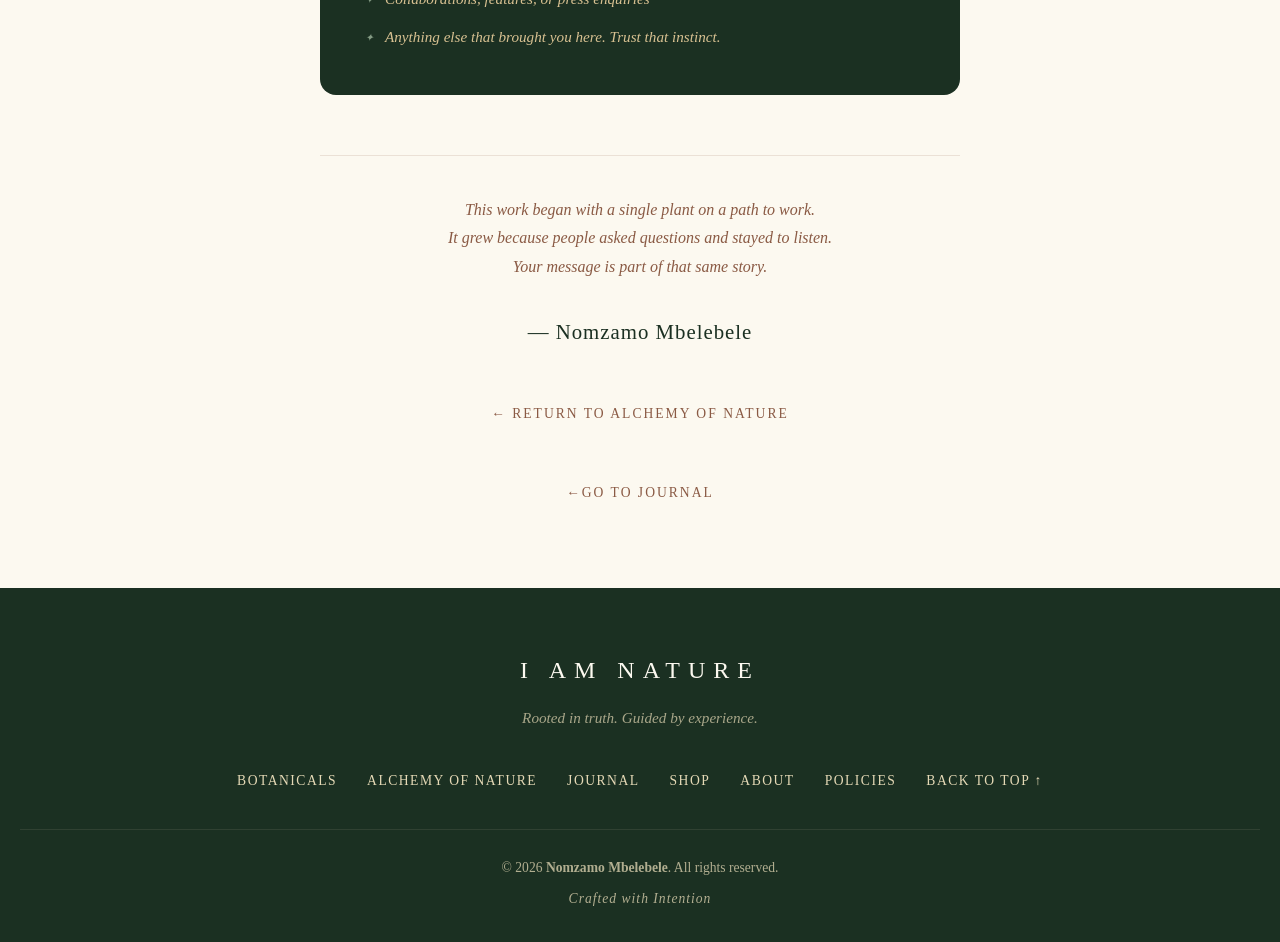
<file: contact.html>
<!doctype html>
<html lang="en">
  <head>
    <meta charset="UTF-8" />
    <title>Contact — I AM NATURE</title>
    <meta name="viewport" content="width=device-width, initial-scale=1.0" />
    <link
      rel="icon"
      type="image/webp"
      sizes="32x32"
      href="images/favicon-32.webp"
    />
    <link
      rel="icon"
      type="image/webp"
      sizes="16x16"
      href="images/favicon-16.webp"
    />
    <link
      rel="stylesheet"
      href="https://fonts.googleapis.com/css2?family=Cormorant+Garamond..."
      rel="stylesheet"
    />
    <link rel="stylesheet" href="styles.css" />

    <style>
      :root {
        --forest: #1b3022;
        --clay: #8a5a44;
        --parchment: #fcf9f0;
        --moss: #849b84;
        --umber: #3e2b1e;
        --gold: #d7c091;
        --sand: #e5d9b6;
      }

      *,
      *::before,
      *::after {
        box-sizing: border-box;
        margin: 0;
        padding: 0;
      }
      html {
        scroll-behavior: smooth;
      }

      body {
        background-color: var(--parchment);
        color: var(--umber);
        font-family: "EB Garamond", Georgia, serif;
        font-size: 1.1rem;
        line-height: 1.9;
      }

      /* ── NAV ── */
      nav {
        background-color: var(--forest);
        display: flex;
        justify-content: space-between;
        align-items: center;
        padding: 22px 50px;
        position: sticky;
        top: 0;
        z-index: 100;
      }

      .nav-logo {
        font-family: "Cormorant Garamond", Georgia, serif;
        font-size: 1rem;
        font-weight: 400;
        letter-spacing: 10px;
        text-transform: uppercase;
        color: var(--parchment);
        text-decoration: none;
      }

      .nav-links {
        display: flex;
        gap: 35px;
        list-style: none;
      }

      .nav-links a {
        color: var(--gold);
        text-decoration: none;
        font-family: "EB Garamond", Georgia, serif;
        font-size: 0.85rem;
        letter-spacing: 2px;
        text-transform: uppercase;
        transition: color 0.3s ease;
      }

      .nav-links a:hover {
        color: var(--parchment);
      }

      /* ── PAGE HEADER ── */
      .page-header {
        background-color: var(--forest);
        text-align: center;
        padding: 100px 20px 80px;
        border-bottom: 1px solid rgba(215, 192, 145, 0.2);
      }

      .page-header .label {
        display: block;
        text-transform: uppercase;
        letter-spacing: 5px;
        color: var(--moss);
        font-size: 0.78rem;
        margin-bottom: 20px;
        animation: fadeUp 1s ease both;
      }

      .page-header h1 {
        font-family: "Cormorant Garamond", Georgia, serif;
        font-size: clamp(2.2rem, 5vw, 3.5rem);
        font-weight: 300;
        font-style: italic;
        color: var(--parchment);
        line-height: 1.2;
        margin-bottom: 20px;
        animation: fadeUp 1s ease 0.15s both;
      }

      .page-header p {
        color: var(--gold);
        font-style: italic;
        font-size: 1rem;
        max-width: 480px;
        margin: 0 auto;
        animation: fadeUp 1s ease 0.3s both;
      }

      /* ── CONTACT WRAPPER ── */
      .contact-wrapper {
        max-width: 700px;
        margin: 0 auto;
        padding: 90px 30px 80px;
        animation: fadeUp 1s ease 0.4s both;
      }

      /* ── INTRO TEXT ── */
      .contact-intro {
        text-align: center;
        margin-bottom: 60px;
        padding-bottom: 50px;
        border-bottom: 1px solid rgba(138, 90, 68, 0.15);
      }

      .contact-intro p {
        font-style: italic;
        color: var(--umber);
        font-size: 1.05rem;
        line-height: 1.85;
      }

      /* ── CONTACT CARDS ── */
      .contact-cards {
        display: flex;
        flex-direction: column;
        gap: 20px;
        margin-bottom: 60px;
      }

      .contact-card {
        background-color: var(--sand);
        border-radius: 14px;
        padding: 35px 40px;
        border-left: 5px solid var(--moss);
        display: flex;
        align-items: center;
        gap: 30px;
        transition:
          transform 0.25s ease,
          box-shadow 0.25s ease;
        text-decoration: none;
      }

      .contact-card:hover {
        transform: translateX(6px);
        box-shadow: 0 8px 30px rgba(71, 45, 33, 0.15);
      }

      .contact-card-icon {
        font-size: 1.8rem;
        flex-shrink: 0;
        width: 52px;
        height: 52px;
        background-color: var(--moss);
        border-radius: 50%;
        display: flex;
        align-items: center;
        justify-content: center;
      }

      .contact-card-body .card-label {
        display: block;
        font-size: 0.72rem;
        text-transform: uppercase;
        letter-spacing: 3px;
        color: var(--moss);
        margin-bottom: 5px;
        font-family: "EB Garamond", Georgia, serif;
      }

      .contact-card-body .card-value {
        display: block;
        font-family: "Cormorant Garamond", Georgia, serif;
        font-size: 1.35rem;
        font-weight: 400;
        color: var(--forest);
        letter-spacing: 0.5px;
        word-break: break-all;
        overflow-wrap: break-word;
      }

      @media (max-width: 480px) {
        .contact-card-body .card-value {
          font-size: 1.05rem;
          letter-spacing: 0;
        }
      }

      .contact-card-body .card-note {
        display: block;
        font-size: 0.82rem;
        font-style: italic;
        color: var(--clay);
        margin-top: 4px;
        opacity: 0.8;
      }

      /* ── WHAT TO EXPECT ── */
      .expect-section {
        background-color: var(--forest);
        border-radius: 16px;
        padding: 45px 45px;
        margin-bottom: 60px;
        text-align: center;
      }

      .expect-section .section-label {
        display: block;
        font-size: 0.72rem;
        text-transform: uppercase;
        letter-spacing: 4px;
        color: var(--moss);
        margin-bottom: 20px;
      }

      .expect-section h2 {
        font-family: "Cormorant Garamond", Georgia, serif;
        font-size: 1.6rem;
        font-weight: 300;
        font-style: italic;
        color: var(--parchment);
        margin-bottom: 30px;
      }

      .expect-list {
        list-style: none;
        display: flex;
        flex-direction: column;
        gap: 14px;
        text-align: left;
      }

      .expect-list li {
        color: var(--gold);
        font-size: 0.95rem;
        font-style: italic;
        padding-left: 20px;
        position: relative;
        line-height: 1.6;
      }

      .expect-list li::before {
        content: "✦";
        position: absolute;
        left: 0;
        color: var(--moss);
        font-size: 0.65rem;
        top: 5px;
      }

      /* ── CLOSING NOTE ── */
      .closing-note {
        text-align: center;
        padding-top: 40px;
        border-top: 1px solid rgba(138, 90, 68, 0.15);
      }

      .closing-note p {
        font-style: italic;
        color: var(--clay);
        font-size: 1rem;
        line-height: 1.8;
        margin-bottom: 30px;
      }

      .closing-note .signature {
        font-family: "Cormorant Garamond", Georgia, serif;
        font-size: 1.3rem;
        font-weight: 300;
        color: var(--forest);
        letter-spacing: 1px;
      }

      /* ── BACK LINK ── */
      .back-link {
        display: inline-block;
        margin-top: 50px;
        color: var(--clay);
        text-decoration: none;
        font-size: 0.85rem;
        letter-spacing: 2px;
        text-transform: uppercase;
        border-bottom: 1px solid transparent;
        transition: border-color 0.3s ease;
      }
      .back-link:hover {
        border-color: var(--clay);
      }

      /* ── FOOTER ── */
      footer {
        background-color: var(--forest);
        color: var(--sand);
        padding: 60px 20px 30px;
        text-align: center;
        font-family: "EB Garamond", Georgia, serif;
      }

      .footer-logo {
        font-family: "Cormorant Garamond", Georgia, serif;
        font-size: 1.5rem;
        letter-spacing: 8px;
        color: var(--parchment);
        font-weight: 300;
        margin-bottom: 10px;
      }

      .footer-tagline {
        font-style: italic;
        font-size: 0.95rem;
        opacity: 0.7;
        margin-bottom: 35px;
      }

      .footer-links {
        display: flex;
        justify-content: center;
        gap: 30px;
        margin-bottom: 35px;
        flex-wrap: wrap;
      }

      .footer-links a {
        color: var(--sand);
        text-decoration: none;
        font-size: 0.85rem;
        text-transform: uppercase;
        letter-spacing: 1.5px;
        transition: color 0.3s ease;
      }

      .footer-links a:hover {
        color: var(--moss);
      }

      .footer-divider {
        border: 0;
        border-top: 1px solid rgba(229, 217, 182, 0.1);
        margin-bottom: 25px;
      }

      .footer-bottom {
        display: flex;
        flex-direction: column;
        align-items: center;
        gap: 6px;
      }

      .footer-bottom p {
        font-size: 0.85rem;
        opacity: 0.75;
        margin: 0;
      }

      .crafted {
        font-style: italic;
        letter-spacing: 1px;
        font-size: 0.85rem;
        opacity: 0.6;
      }

      /* ── ANIMATION ── */
      @keyframes fadeUp {
        from {
          opacity: 0;
          transform: translateY(20px);
        }
        to {
          opacity: 1;
          transform: translateY(0);
        }
      }

      /* ── RESPONSIVE ── */
      @media (max-width: 600px) {
        nav {
          padding: 18px 24px;
        }
        .nav-links {
          gap: 18px;
        }
        .contact-wrapper {
          padding: 60px 22px 50px;
        }
        .contact-card {
          padding: 25px 22px;
          gap: 18px;
        }
        .expect-section {
          padding: 35px 25px;
        }
      }

      /* ── HAMBURGER NAV ── */
      .hamburger {
        display: none;
        flex-direction: column;
        gap: 5px;
        cursor: pointer;
        background: none;
        border: none;
        padding: 4px;
        z-index: 200;
      }
      .hamburger span {
        display: block;
        width: 24px;
        height: 2px;
        background-color: #d7c091;
        border-radius: 2px;
        transition: all 0.3s ease;
      }
      .hamburger.open span:nth-child(1) {
        transform: translateY(7px) rotate(45deg);
      }
      .hamburger.open span:nth-child(2) {
        opacity: 0;
      }
      .hamburger.open span:nth-child(3) {
        transform: translateY(-7px) rotate(-45deg);
      }
      @media (max-width: 700px) {
        nav {
          padding: 16px 20px !important;
          position: relative;
        }
        .hamburger {
          display: flex;
        }
        .nav-links {
          display: none !important;
          position: absolute;
          top: 100%;
          left: 0;
          right: 0;
          background-color: #1b3022;
          flex-direction: column !important;
          gap: 0 !important;
          padding: 0;
          border-top: 1px solid rgba(215, 192, 145, 0.15);
          z-index: 150;
          box-shadow: 0 8px 24px rgba(0, 0, 0, 0.3);
        }
        .nav-links.open {
          display: flex !important;
        }
        .nav-links li {
          border-bottom: 1px solid rgba(215, 192, 145, 0.08);
        }
        .nav-links a {
          display: block;
          padding: 16px 24px !important;
          font-size: 0.85rem !important;
          letter-spacing: 2px !important;
        }
      }
    </style>
  </head>
  <body>
    <!-- NAV -->
    <nav>
      <a href="index.html" class="nav-logo">I AM NATURE</a>
      <ul class="nav-links">
        <li><a href="index.html">Botanicals</a></li>
        <li><a href="alchemy.html">Alchemy of Nature</a></li>
        <li><a href="journal.html">Journal</a></li>
        <li><a href="shop.html">Shop</a></li>
        <li><a href="about.html">About</a></li>
      </ul>
      <button class="hamburger" aria-label="Menu">
        <span></span><span></span><span></span>
      </button>
    </nav>

    <!-- PAGE HEADER -->
    <div class="page-header">
      <span class="label">Get in Touch</span>
      <h1>Let's connect</h1>
      <p>
        Questions about the site, the book, or anything in between. You are
        welcome here.
      </p>
    </div>

    <!-- CONTACT CONTENT -->
    <div class="contact-wrapper">
      <!-- INTRO -->
      <div class="contact-intro">
        <p>
          I believe every question is the beginning of something. Whether you
          are curious about a plant, interested in the book, or simply felt
          something while reading, reach out. I read every message personally.
        </p>
      </div>

      <!-- CONTACT CARDS -->
      <div class="contact-cards">
        <!-- Call -->
        <a href="tel:+27739488814" class="contact-card">
          <div class="contact-card-icon">📞</div>
          <div class="contact-card-body">
            <span class="card-label">Phone</span>
            <span class="card-value">+27 73 948 8814</span>
            <span class="card-note">Tap to call directly</span>
          </div>
        </a>

        <!-- WhatsApp -->
        <a
          href="https://wa.me/27739488814"
          target="_blank"
          class="contact-card"
        >
          <div class="contact-card-icon">💬</div>
          <div class="contact-card-body">
            <span class="card-label">WhatsApp</span>
            <span class="card-value">+27 73 948 8814</span>
            <span class="card-note">Tap to open WhatsApp</span>
          </div>
        </a>

        <!-- Email -->
        <a href="mailto:nomzamo@iamnature.co.za" class="contact-card">
          <div class="contact-card-icon">✉️</div>
          <div class="contact-card-body">
            <span class="card-label">Email</span>
            <span class="card-value">nomzamo@iamnature.co.za</span>
            <span class="card-note">Tap to send an email</span>
          </div>
        </a>
      </div>

      <!-- WHAT TO EXPECT -->
      <div class="expect-section">
        <span class="section-label">What you can reach out about</span>
        <h2>All enquiries are welcome</h2>
        <ul class="expect-list">
          <li>General questions about the website or the botanical entries</li>
          <li>The I AM NATURE book, Volume I, and how to get a copy</li>
          <li>Collaborations, features, or press enquiries</li>
          <li>Anything else that brought you here. Trust that instinct.</li>
        </ul>
      </div>

      <!-- CLOSING NOTE -->
      <div class="closing-note">
        <p>
          This work began with a single plant on a path to work.<br />
          It grew because people asked questions and stayed to listen.<br />
          Your message is part of that same story.
        </p>
        <span class="signature">— Nomzamo Mbelebele</span>
        <br />
        <a href="alchemy.html" class="back-link"
          >← Return to Alchemy of Nature</a
        >
        <br />
        <a href="journal.html" class="back-link">←Go to Journal</a>
      </div>
    </div>

    <!-- FOOTER -->
    <footer>
      <div class="footer-logo">I AM NATURE</div>
      <p class="footer-tagline">Rooted in truth. Guided by experience.</p>
      <div class="footer-links">
        <a href="index.html">Botanicals</a>
        <a href="alchemy.html">Alchemy of Nature</a>
        <a href="journal.html">Journal</a>
        <a href="shop.html">Shop</a>
        <a href="about.html">About</a>
        <a href="policies.html">Policies</a>
        <a href="#">Back to Top ↑</a>
      </div>
      <hr class="footer-divider" />
      <div class="footer-bottom">
        <p>© 2026 <strong>Nomzamo Mbelebele</strong>. All rights reserved.</p>
        <p class="crafted">Crafted with Intention</p>
      </div>
    </footer>

    <script>
      (function () {
        var btn = document.querySelector(".hamburger");
        var menu = document.querySelector(".nav-links");
        if (btn && menu) {
          btn.addEventListener("click", function () {
            btn.classList.toggle("open");
            menu.classList.toggle("open");
          });
          document.addEventListener("click", function (e) {
            if (!btn.contains(e.target) && !menu.contains(e.target)) {
              btn.classList.remove("open");
              menu.classList.remove("open");
            }
          });
        }
      })();
    </script>

    <!-- Loading bar + Service Worker -->
    <style>
      #ian-loader {
        position: fixed;
        top: 0;
        left: 0;
        width: 0%;
        height: 3px;
        background: linear-gradient(90deg, #849b84, #d7c091);
        z-index: 9999;
        transition:
          width 0.25s ease,
          opacity 0.4s ease;
        opacity: 0;
        pointer-events: none;
      }
      #ian-loader.active {
        opacity: 1;
      }
    </style>
    <div id="ian-loader"></div>
    <script>
      (function () {
        var loader = document.getElementById("ian-loader");
        var timer,
          width = 0;
        function startLoader() {
          if (!loader) return;
          width = 0;
          loader.style.width = "0%";
          loader.classList.add("active");
          timer = setInterval(function () {
            if (width < 85) {
              width += (85 - width) * 0.08;
              loader.style.width = width + "%";
            }
          }, 80);
        }
        function finishLoader() {
          if (!loader) return;
          clearInterval(timer);
          loader.style.width = "100%";
          setTimeout(function () {
            loader.classList.remove("active");
            loader.style.width = "0%";
          }, 400);
        }
        var slowTimer = setTimeout(function () {
          if (document.readyState !== "complete") startLoader();
        }, 300);
        window.addEventListener("load", function () {
          clearTimeout(slowTimer);
          if (loader && loader.classList.contains("active")) finishLoader();
        });
        document.addEventListener("click", function (e) {
          var a = e.target.closest("a");
          if (!a) return;
          var href = a.getAttribute("href");
          if (!href) return;
          if (
            href.startsWith("#") ||
            href.startsWith("mailto:") ||
            href.startsWith("tel:") ||
            href.startsWith("https://") ||
            href.startsWith("http://")
          )
            return;
          startLoader();
        });
        if ("serviceWorker" in navigator) {
          window.addEventListener("load", function () {
            navigator.serviceWorker.register("/sw.js").catch(function (err) {
              console.log("SW registration failed:", err);
            });
          });
        }
      })();
    </script>
  </body>
</html>
</file>
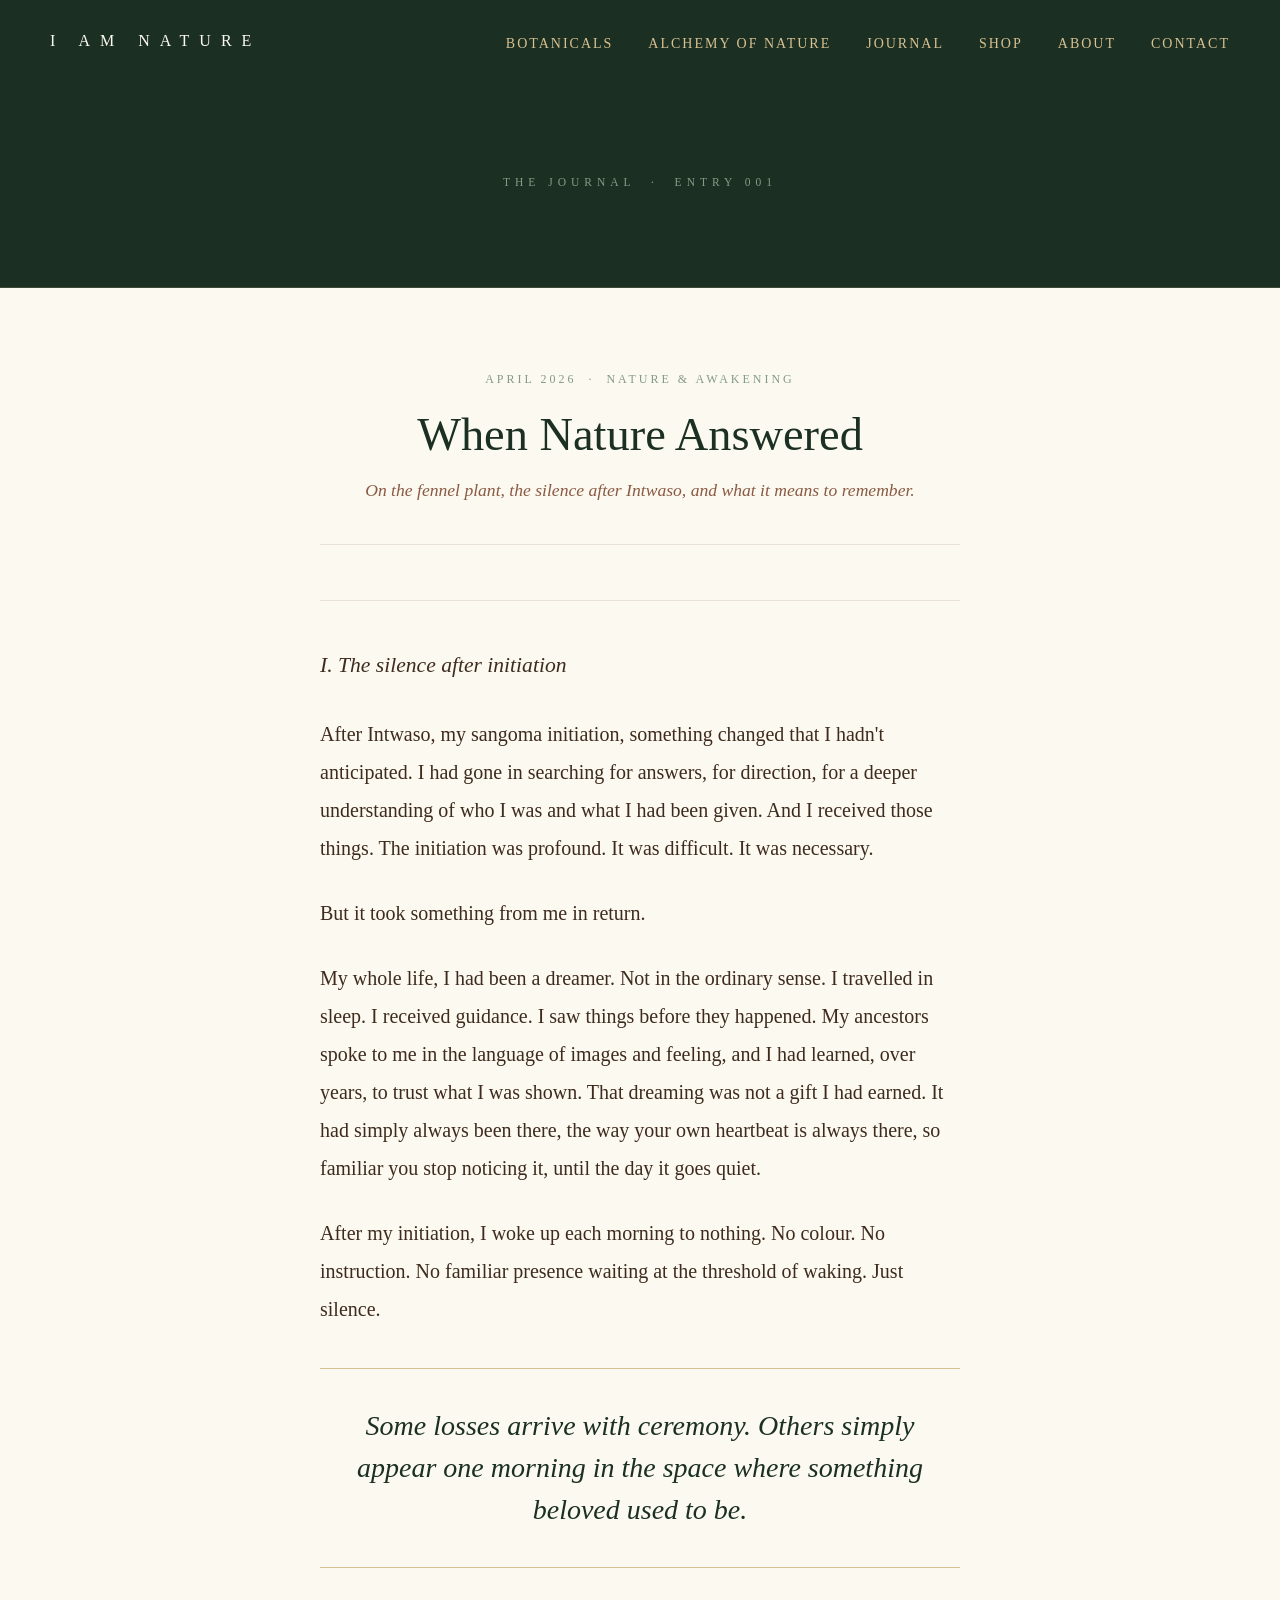
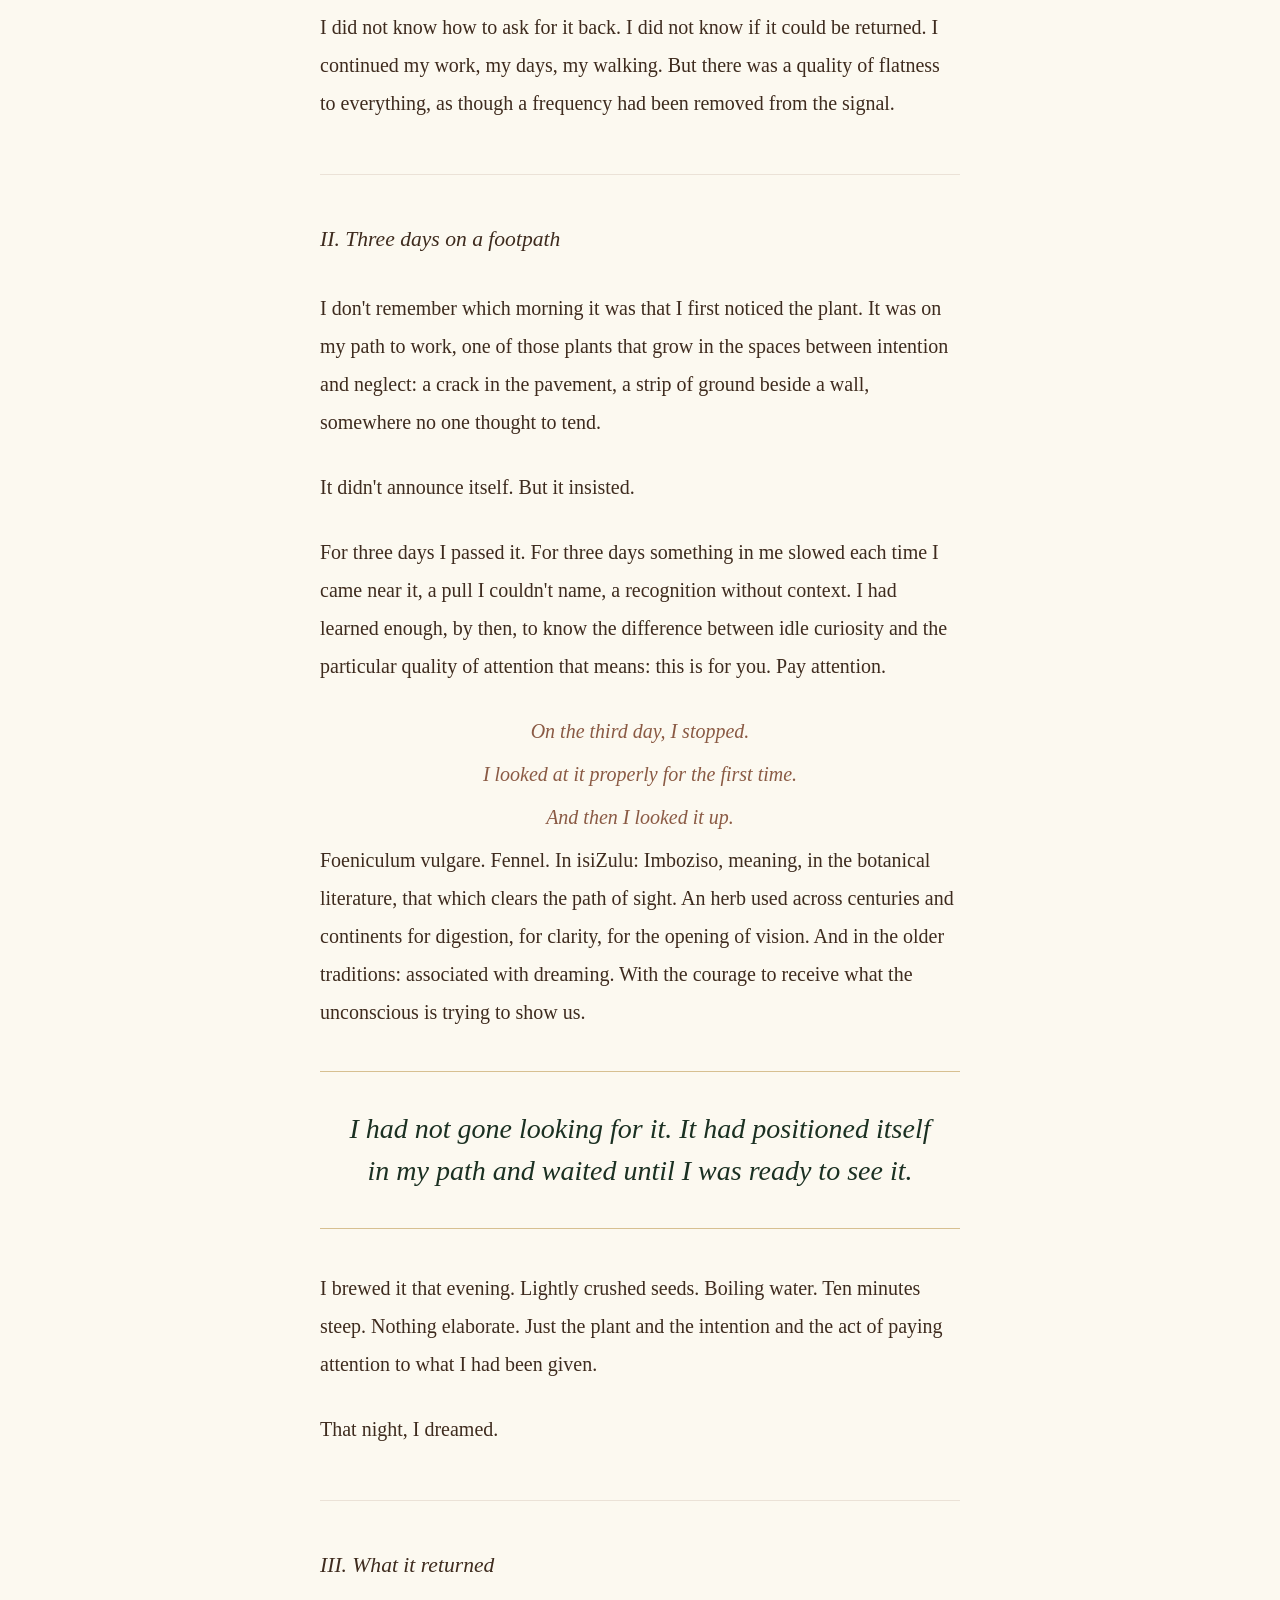
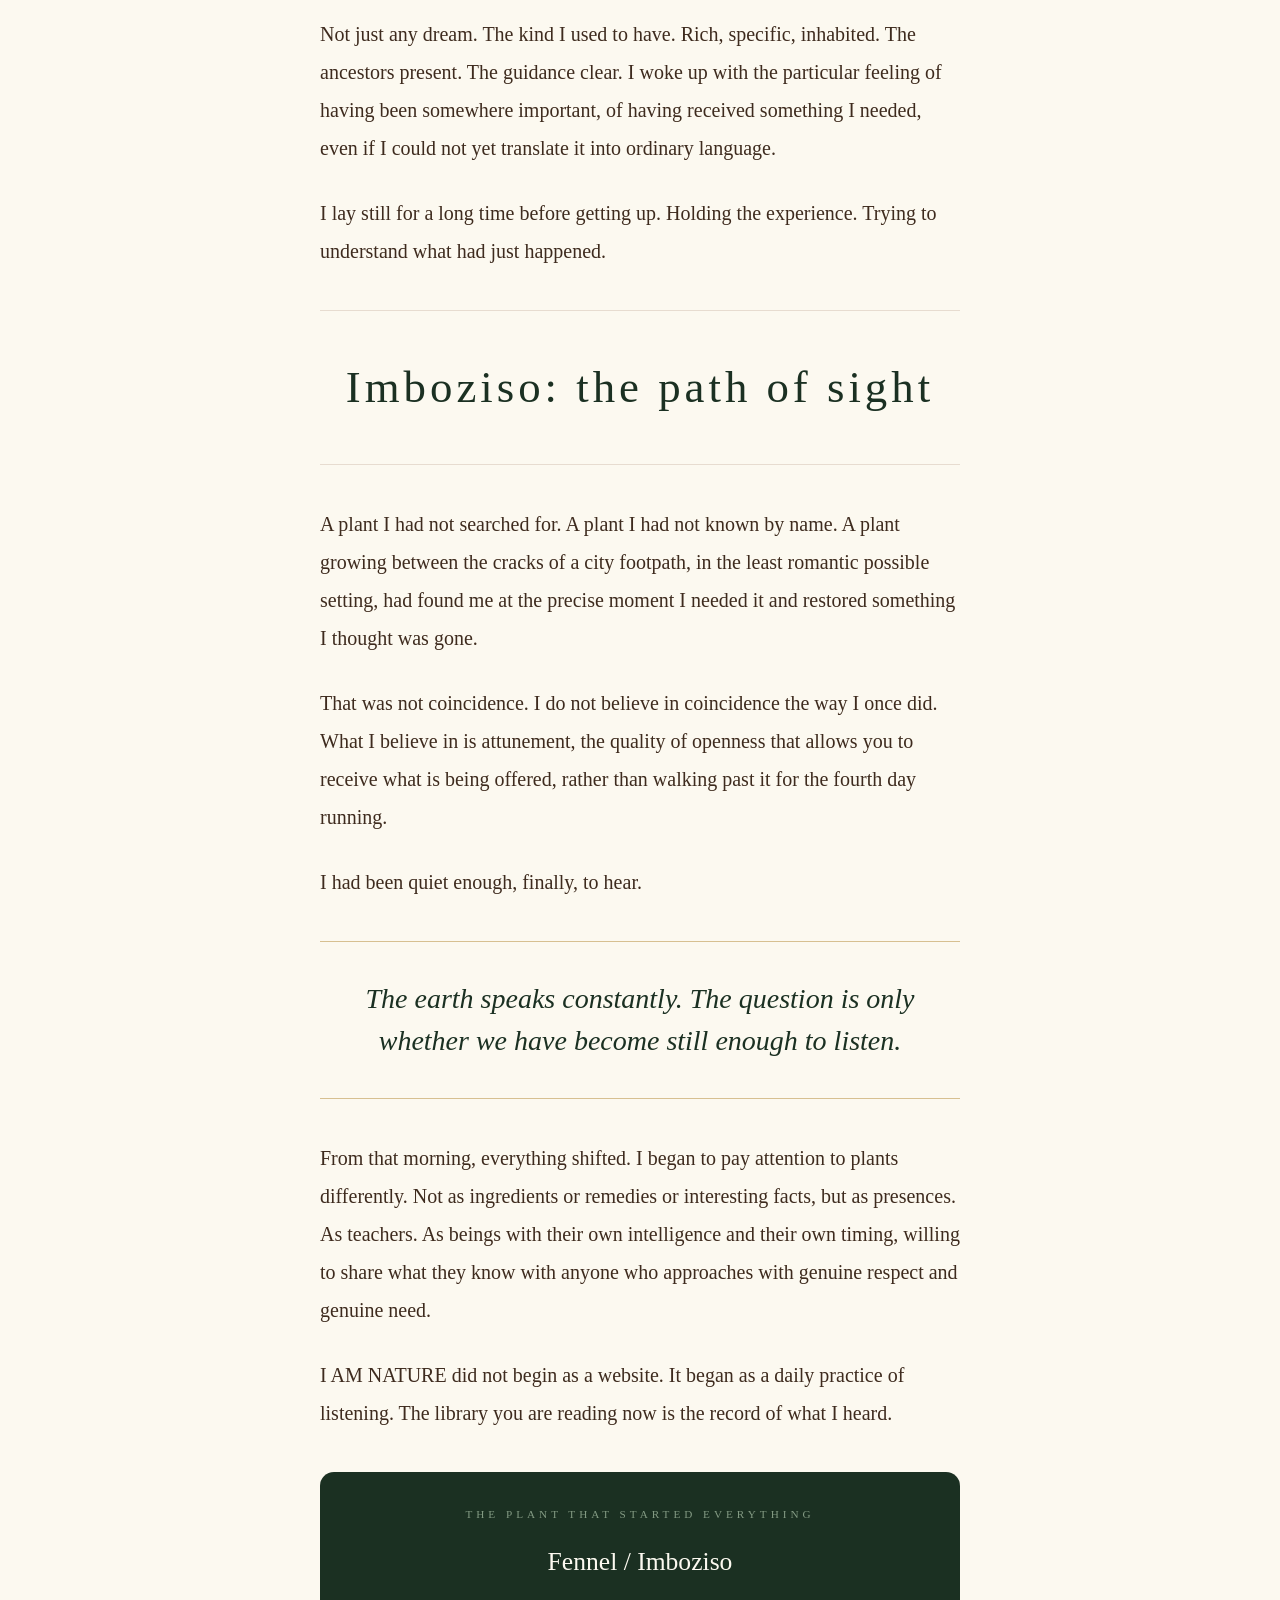
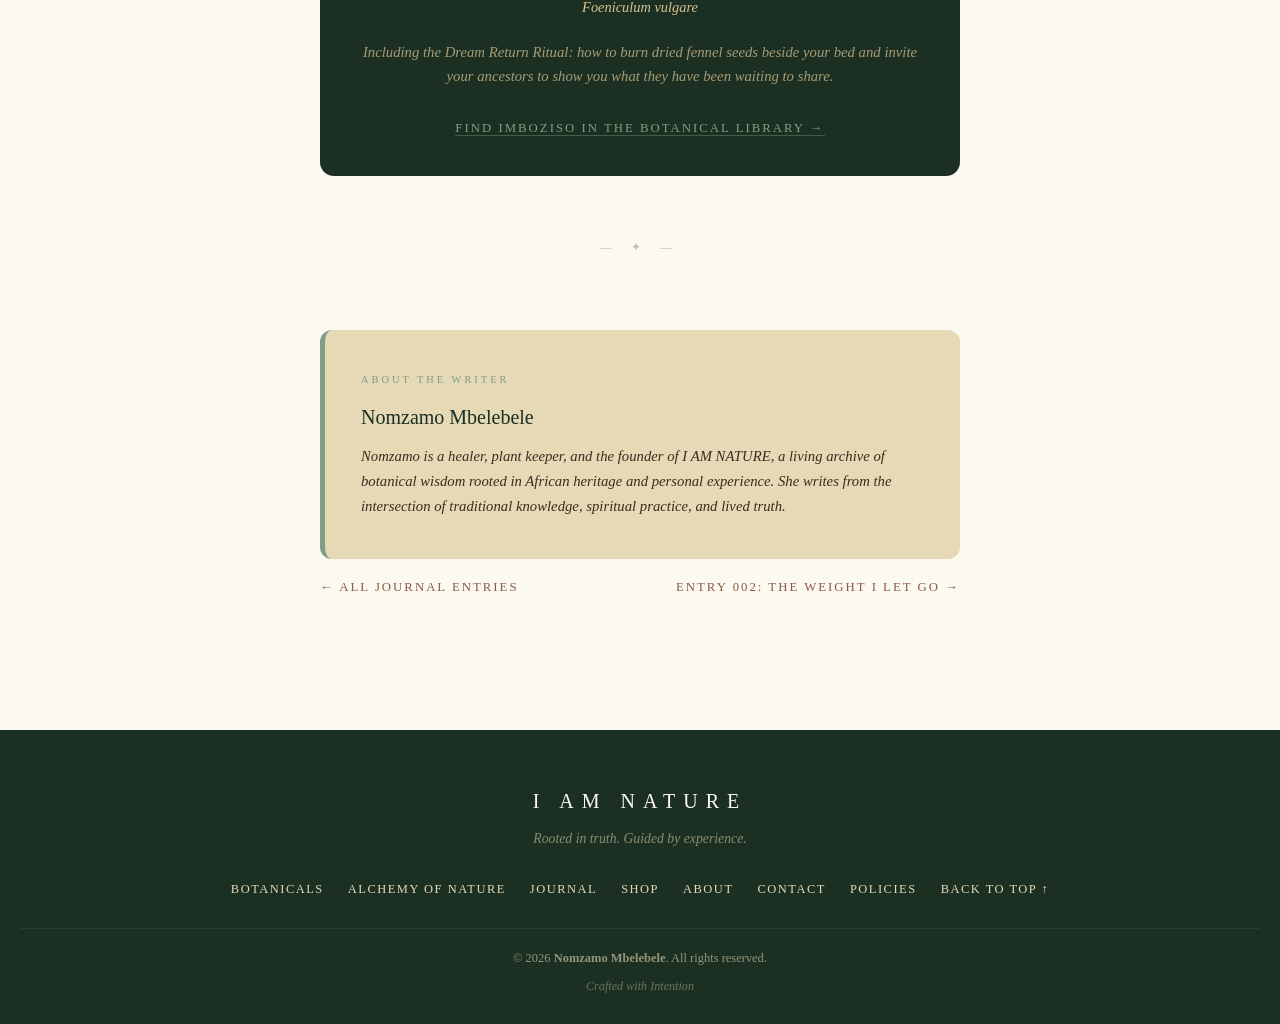
<file: journal-entry-001.html>
<!doctype html>
<html lang="en">
  <head>
    <meta charset="UTF-8" />
    <title>When Nature Answered — Journal — I AM NATURE</title>
    <meta name="viewport" content="width=device-width, initial-scale=1.0" />
    <link
      rel="icon"
      type="image/webp"
      sizes="32x32"
      href="images/favicon-32.webp"
    />
    <link
      rel="icon"
      type="image/webp"
      sizes="16x16"
      href="images/favicon-16.webp"
    />
    <link
      rel="stylesheet"
      href="https://fonts.googleapis.com/css2?family=Cormorant+Garamond..."
      rel="stylesheet"
    />
    <link rel="stylesheet" href="styles.css" />
    <style>
      :root {
        --forest: #1b3022;
        --clay: #8a5a44;
        --parchment: #fcf9f0;
        --moss: #849b84;
        --umber: #3e2b1e;
        --gold: #d7c091;
        --sand: #e5d9b6;
      }
      *,
      *::before,
      *::after {
        box-sizing: border-box;
        margin: 0;
        padding: 0;
      }
      html {
        scroll-behavior: smooth;
      }
      body {
        background-color: var(--parchment);
        color: var(--umber);
        font-family: "EB Garamond", Georgia, serif;
        font-size: 20px;
        line-height: 1.9;
      }
      nav {
        background-color: var(--forest);
        display: flex;
        justify-content: space-between;
        align-items: center;
        padding: 22px 50px;
        position: sticky;
        top: 0;
        z-index: 100;
      }
      .nav-logo {
        font-family: "Cormorant Garamond", Georgia, serif;
        font-size: 1rem;
        letter-spacing: 10px;
        text-transform: uppercase;
        color: var(--parchment);
        text-decoration: none;
      }
      .nav-links {
        display: flex;
        gap: 35px;
        list-style: none;
      }
      .nav-links a {
        color: var(--gold);
        text-decoration: none;
        font-size: 14px;
        letter-spacing: 2px;
        text-transform: uppercase;
        transition: color 0.3s;
      }
      .nav-links a:hover {
        color: var(--parchment);
      }

      .page-header {
        background-color: var(--forest);
        text-align: center;
        padding: 90px 20px 75px;
        border-bottom: 1px solid rgba(215, 192, 145, 0.18);
      }
      .page-header .eyebrow {
        display: block;
        text-transform: uppercase;
        letter-spacing: 5px;
        color: var(--moss);
        font-size: 0.72rem;
        margin-bottom: 18px;
        animation: fadeUp 1s ease both;
      }
      .entry-wrapper {
        max-width: 700px;
        margin: 0 auto;
        padding: 80px 30px 60px;
      }
      .entry-meta {
        text-align: center;
        margin-bottom: 55px;
        padding-bottom: 36px;
        border-bottom: 1px solid rgba(138, 90, 68, 0.14);
        animation: fadeUp 1s ease 0.2s both;
      }
      .entry-date {
        display: block;
        font-size: 12px;
        text-transform: uppercase;
        letter-spacing: 3px;
        color: var(--moss);
        margin-bottom: 16px;
      }
      .entry-title {
        font-family: "Cormorant Garamond", Georgia, serif;
        font-size: clamp(1.9rem, 5vw, 2.9rem);
        font-weight: 300;
        color: var(--forest);
        line-height: 1.2;
        margin-bottom: 12px;
      }
      .entry-subtitle {
        font-style: italic;
        color: var(--clay);
        font-size: 1.1rem;
      }
      .entry-body {
        animation: fadeUp 1s ease 0.35s both;
      }
      .entry-body p {
        margin-bottom: 1.35em;
        color: var(--umber);
      }
      .chapter {
        font-family: "Cormorant Garamond", Georgia, serif;
        font-size: 1.35rem;
        font-weight: 400;
        font-style: italic;
        color: var(--clay);
        margin: 52px 0 20px;
        padding-top: 44px;
        border-top: 1px solid rgba(138, 90, 68, 0.14);
      }
      .pull-quote {
        font-family: "Cormorant Garamond", Georgia, serif;
        font-size: clamp(1.3rem, 3vw, 1.75rem);
        font-weight: 300;
        font-style: italic;
        color: var(--forest);
        text-align: center;
        line-height: 1.5;
        padding: 36px 24px;
        margin: 40px 0;
        border-top: 1px solid var(--gold);
        border-bottom: 1px solid var(--gold);
      }
      .breath {
        font-style: italic;
        color: var(--clay);
        display: block;
        text-align: center;
        margin: 0.25em 0;
      }
      .plant-reveal {
        display: block;
        text-align: center;
        font-family: "Cormorant Garamond", Georgia, serif;
        font-size: clamp(1.8rem, 5vw, 2.8rem);
        font-weight: 300;
        color: var(--forest);
        letter-spacing: 4px;
        padding: 34px 0;
        border-top: 1px solid rgba(138, 90, 68, 0.18);
        border-bottom: 1px solid rgba(138, 90, 68, 0.18);
        margin: 40px 0;
      }
      .botanical-callout {
        background-color: var(--forest);
        border-radius: 14px;
        padding: 32px 36px;
        margin: 40px 0;
        text-align: center;
      }
      .botanical-callout .bc-label {
        display: block;
        font-size: 0.7rem;
        text-transform: uppercase;
        letter-spacing: 4px;
        color: var(--moss);
        margin-bottom: 12px;
      }
      .botanical-callout .bc-name {
        font-family: "Cormorant Garamond", Georgia, serif;
        font-size: 1.6rem;
        font-weight: 300;
        color: var(--parchment);
        margin-bottom: 8px;
      }
      .botanical-callout .bc-latin {
        font-style: italic;
        color: var(--gold);
        font-size: 0.9rem;
        margin-bottom: 18px;
        display: block;
      }
      .botanical-callout p {
        color: rgba(215, 192, 145, 0.75);
        font-size: 0.92rem;
        font-style: italic;
        line-height: 1.65;
        margin-bottom: 18px;
      }
      .botanical-callout a {
        color: var(--moss);
        text-decoration: none;
        font-size: 0.8rem;
        letter-spacing: 2px;
        text-transform: uppercase;
        border-bottom: 1px solid rgba(132, 155, 132, 0.4);
        transition: all 0.3s;
      }
      .botanical-callout a:hover {
        color: var(--parchment);
        border-color: var(--parchment);
      }
      .about-writer {
        margin-top: 70px;
        padding: 40px 36px;
        background-color: var(--sand);
        border-radius: 12px;
        border-left: 5px solid var(--moss);
        animation: fadeUp 1s ease 0.5s both;
      }
      .about-writer .label {
        display: block;
        font-size: 0.65rem;
        text-transform: uppercase;
        letter-spacing: 3px;
        color: var(--moss);
        margin-bottom: 8px;
      }
      .about-writer strong {
        display: block;
        font-family: "Cormorant Garamond", Georgia, serif;
        font-size: 1.25rem;
        font-weight: 400;
        color: var(--forest);
        margin-bottom: 8px;
      }
      .about-writer p {
        font-size: 0.92rem;
        color: var(--umber);
        line-height: 1.7;
        font-style: italic;
      }
      .divider {
        text-align: center;
        color: var(--moss);
        letter-spacing: 8px;
        font-size: 0.78rem;
        margin: 60px 0 36px;
        opacity: 0.55;
      }
      .nav-links-bottom {
        display: flex;
        justify-content: space-between;
        align-items: center;
        margin-top: 16px;
        margin-bottom: 70px;
        flex-wrap: wrap;
        gap: 12px;
      }
      .back-link {
        color: var(--clay);
        text-decoration: none;
        font-size: 0.8rem;
        letter-spacing: 2px;
        text-transform: uppercase;
        border-bottom: 1px solid transparent;
        transition: border-color 0.3s;
      }
      .back-link:hover {
        border-color: var(--clay);
      }
      footer {
        background-color: var(--forest);
        color: var(--sand);
        padding: 52px 20px 26px;
        text-align: center;
        font-family: "EB Garamond", Georgia, serif;
      }
      .f-logo {
        font-family: "Cormorant Garamond", Georgia, serif;
        font-size: 1.25rem;
        letter-spacing: 8px;
        color: var(--parchment);
        font-weight: 300;
        margin-bottom: 6px;
      }
      .f-tag {
        font-style: italic;
        font-size: 0.86rem;
        opacity: 0.55;
        margin-bottom: 26px;
      }
      .f-links {
        display: flex;
        justify-content: center;
        gap: 24px;
        margin-bottom: 26px;
        flex-wrap: wrap;
      }
      .f-links a {
        color: var(--sand);
        text-decoration: none;
        font-size: 0.78rem;
        text-transform: uppercase;
        letter-spacing: 1.5px;
        transition: color 0.3s;
      }
      .f-links a:hover {
        color: var(--moss);
      }
      .f-hr {
        border: 0;
        border-top: 1px solid rgba(229, 217, 182, 0.07);
        margin-bottom: 18px;
      }
      .f-copy {
        font-size: 0.78rem;
        opacity: 0.6;
      }
      .f-crafted {
        font-style: italic;
        font-size: 0.76rem;
        opacity: 0.4;
        margin-top: 4px;
      }

      @keyframes fadeUp {
        from {
          opacity: 0;
          transform: translateY(18px);
        }
        to {
          opacity: 1;
          transform: translateY(0);
        }
      }
      @media (max-width: 600px) {
        nav {
          padding: 16px 20px;
        }
        .nav-links {
          gap: 18px;
        }
        .entry-wrapper {
          padding: 55px 20px 40px;
        }
        .pull-quote {
          padding: 28px 16px;
        }
        .about-writer {
          padding: 28px 22px;
        }
        .botanical-callout {
          padding: 26px 22px;
        }
      }
      .hamburger {
        display: none;
        flex-direction: column;
        gap: 5px;
        cursor: pointer;
        background: none;
        border: none;
        padding: 4px;
        z-index: 200;
      }
      .hamburger span {
        display: block;
        width: 24px;
        height: 2px;
        background-color: #d7c091;
        border-radius: 2px;
        transition: all 0.3s ease;
      }
      .hamburger.open span:nth-child(1) {
        transform: translateY(7px) rotate(45deg);
      }
      .hamburger.open span:nth-child(2) {
        opacity: 0;
      }
      .hamburger.open span:nth-child(3) {
        transform: translateY(-7px) rotate(-45deg);
      }
      @media (max-width: 700px) {
        nav {
          padding: 16px 20px !important;
          position: relative;
        }
        .hamburger {
          display: flex;
        }
        .nav-links {
          display: none !important;
          position: absolute;
          top: 100%;
          left: 0;
          right: 0;
          background-color: #1b3022;
          flex-direction: column !important;
          gap: 0 !important;
          padding: 0;
          border-top: 1px solid rgba(215, 192, 145, 0.15);
          z-index: 150;
          box-shadow: 0 8px 24px rgba(0, 0, 0, 0.3);
        }
        .nav-links.open {
          display: flex !important;
        }
        .nav-links li {
          border-bottom: 1px solid rgba(215, 192, 145, 0.08);
        }
        .nav-links a {
          display: block;
          padding: 16px 24px !important;
          font-size: 0.85rem !important;
          letter-spacing: 2px !important;
        }
      }
    </style>
  </head>
  <body>
    <nav>
      <a href="index.html" class="nav-logo">I AM NATURE</a>
      <ul class="nav-links">
        <li><a href="index.html">Botanicals</a></li>
        <li><a href="alchemy.html">Alchemy of Nature</a></li>
        <li><a href="journal.html">Journal</a></li>
        <li><a href="shop.html">Shop</a></li>
        <li><a href="about.html">About</a></li>
        <li><a href="contact.html">Contact</a></li>
      </ul>
      <button class="hamburger" aria-label="Menu">
        <span></span><span></span><span></span>
      </button>
    </nav>

    <div class="page-header">
      <span class="eyebrow">The Journal &nbsp;&middot;&nbsp; Entry 001</span>
    </div>

    <div class="entry-wrapper">
      <div class="entry-meta">
        <span class="entry-date"
          >April 2026 &nbsp;&middot;&nbsp; Nature &amp; Awakening</span
        >
        <h1 class="entry-title">When Nature Answered</h1>
        <p class="entry-subtitle">
          On the fennel plant, the silence after Intwaso, and what it means to
          remember.
        </p>
      </div>

      <div class="entry-body">
        <p class="chapter">I. The silence after initiation</p>

        <p>
          After Intwaso, my sangoma initiation, something changed that I hadn't
          anticipated. I had gone in searching for answers, for direction, for a
          deeper understanding of who I was and what I had been given. And I
          received those things. The initiation was profound. It was difficult.
          It was necessary.
        </p>

        <p>But it took something from me in return.</p>

        <p>
          My whole life, I had been a dreamer. Not in the ordinary sense. I
          travelled in sleep. I received guidance. I saw things before they
          happened. My ancestors spoke to me in the language of images and
          feeling, and I had learned, over years, to trust what I was shown.
          That dreaming was not a gift I had earned. It had simply always been
          there, the way your own heartbeat is always there, so familiar you
          stop noticing it, until the day it goes quiet.
        </p>

        <p>
          After my initiation, I woke up each morning to nothing. No colour. No
          instruction. No familiar presence waiting at the threshold of waking.
          Just silence.
        </p>

        <div class="pull-quote">
          Some losses arrive with ceremony. Others simply appear one morning in
          the space where something beloved used to be.
        </div>

        <p>
          I did not know how to ask for it back. I did not know if it could be
          returned. I continued my work, my days, my walking. But there was a
          quality of flatness to everything, as though a frequency had been
          removed from the signal.
        </p>

        <p class="chapter">II. Three days on a footpath</p>

        <p>
          I don't remember which morning it was that I first noticed the plant.
          It was on my path to work, one of those plants that grow in the spaces
          between intention and neglect: a crack in the pavement, a strip of
          ground beside a wall, somewhere no one thought to tend.
        </p>

        <p>It didn't announce itself. But it insisted.</p>

        <p>
          For three days I passed it. For three days something in me slowed each
          time I came near it, a pull I couldn't name, a recognition without
          context. I had learned enough, by then, to know the difference between
          idle curiosity and the particular quality of attention that means:
          this is for you. Pay attention.
        </p>

        <span class="breath">On the third day, I stopped.</span>
        <span class="breath">I looked at it properly for the first time.</span>
        <span class="breath">And then I looked it up.</span>

        <p>
          Foeniculum vulgare. Fennel. In isiZulu: Imboziso, meaning, in the
          botanical literature, that which clears the path of sight. An herb
          used across centuries and continents for digestion, for clarity, for
          the opening of vision. And in the older traditions: associated with
          dreaming. With the courage to receive what the unconscious is trying
          to show us.
        </p>

        <div class="pull-quote">
          I had not gone looking for it. It had positioned itself in my path and
          waited until I was ready to see it.
        </div>

        <p>
          I brewed it that evening. Lightly crushed seeds. Boiling water. Ten
          minutes steep. Nothing elaborate. Just the plant and the intention and
          the act of paying attention to what I had been given.
        </p>

        <p>That night, I dreamed.</p>

        <p class="chapter">III. What it returned</p>

        <p>
          Not just any dream. The kind I used to have. Rich, specific,
          inhabited. The ancestors present. The guidance clear. I woke up with
          the particular feeling of having been somewhere important, of having
          received something I needed, even if I could not yet translate it into
          ordinary language.
        </p>

        <p>
          I lay still for a long time before getting up. Holding the experience.
          Trying to understand what had just happened.
        </p>

        <span class="plant-reveal">Imboziso: the path of sight</span>

        <p>
          A plant I had not searched for. A plant I had not known by name. A
          plant growing between the cracks of a city footpath, in the least
          romantic possible setting, had found me at the precise moment I needed
          it and restored something I thought was gone.
        </p>

        <p>
          That was not coincidence. I do not believe in coincidence the way I
          once did. What I believe in is attunement, the quality of openness
          that allows you to receive what is being offered, rather than walking
          past it for the fourth day running.
        </p>

        <p>I had been quiet enough, finally, to hear.</p>

        <div class="pull-quote">
          The earth speaks constantly. The question is only whether we have
          become still enough to listen.
        </div>

        <p>
          From that morning, everything shifted. I began to pay attention to
          plants differently. Not as ingredients or remedies or interesting
          facts, but as presences. As teachers. As beings with their own
          intelligence and their own timing, willing to share what they know
          with anyone who approaches with genuine respect and genuine need.
        </p>

        <p>
          I AM NATURE did not begin as a website. It began as a daily practice
          of listening. The library you are reading now is the record of what I
          heard.
        </p>

        <div class="botanical-callout">
          <span class="bc-label">The Plant That Started Everything</span>
          <div class="bc-name">Fennel / Imboziso</div>
          <span class="bc-latin">Foeniculum vulgare</span>
          <p>
            Including the Dream Return Ritual: how to burn dried fennel seeds
            beside your bed and invite your ancestors to show you what they have
            been waiting to share.
          </p>
          <a href="index.html">Find Imboziso in the botanical library &rarr;</a>
        </div>
      </div>

      <div class="divider">&#8212; &#10022; &#8212;</div>

      <div class="about-writer">
        <span class="label">About the Writer</span>
        <strong>Nomzamo Mbelebele</strong>
        <p>
          Nomzamo is a healer, plant keeper, and the founder of I AM NATURE, a
          living archive of botanical wisdom rooted in African heritage and
          personal experience. She writes from the intersection of traditional
          knowledge, spiritual practice, and lived truth.
        </p>
      </div>

      <div class="nav-links-bottom">
        <a href="journal.html" class="back-link">&larr; All Journal Entries</a>
        <a href="journal-entry-002.html" class="back-link"
          >Entry 002: The Weight I Let Go &rarr;</a
        >
      </div>
    </div>

    <footer>
      <div class="f-logo">I AM NATURE</div>
      <p class="f-tag">Rooted in truth. Guided by experience.</p>
      <div class="f-links">
        <a href="index.html">Botanicals</a>
        <a href="alchemy.html">Alchemy of Nature</a>
        <a href="journal.html">Journal</a>
        <a href="shop.html">Shop</a>
        <a href="about.html">About</a>
        <a href="contact.html">Contact</a>
        <a href="policies.html">Policies</a>
        <a href="#">Back to Top &uarr;</a>
      </div>
      <hr class="f-hr" />
      <p class="f-copy">
        &copy; 2026 <strong>Nomzamo Mbelebele</strong>. All rights reserved.
      </p>
      <p class="f-crafted">Crafted with Intention</p>
    </footer>

    <script>
      (function () {
        var btn = document.querySelector(".hamburger");
        var menu = document.querySelector(".nav-links");
        if (btn && menu) {
          btn.addEventListener("click", function () {
            btn.classList.toggle("open");
            menu.classList.toggle("open");
          });
          document.addEventListener("click", function (e) {
            if (!btn.contains(e.target) && !menu.contains(e.target)) {
              btn.classList.remove("open");
              menu.classList.remove("open");
            }
          });
        }
      })();
    </script>

    <!-- Loading bar + Service Worker -->
    <style>
      #ian-loader {
        position: fixed;
        top: 0;
        left: 0;
        width: 0%;
        height: 3px;
        background: linear-gradient(90deg, #849b84, #d7c091);
        z-index: 9999;
        transition:
          width 0.25s ease,
          opacity 0.4s ease;
        opacity: 0;
        pointer-events: none;
      }
      #ian-loader.active {
        opacity: 1;
      }
    </style>
    <div id="ian-loader"></div>
    <script>
      (function () {
        var loader = document.getElementById("ian-loader");
        var timer,
          width = 0;
        function startLoader() {
          if (!loader) return;
          width = 0;
          loader.style.width = "0%";
          loader.classList.add("active");
          timer = setInterval(function () {
            if (width < 85) {
              width += (85 - width) * 0.08;
              loader.style.width = width + "%";
            }
          }, 80);
        }
        function finishLoader() {
          if (!loader) return;
          clearInterval(timer);
          loader.style.width = "100%";
          setTimeout(function () {
            loader.classList.remove("active");
            loader.style.width = "0%";
          }, 400);
        }
        var slowTimer = setTimeout(function () {
          if (document.readyState !== "complete") startLoader();
        }, 300);
        window.addEventListener("load", function () {
          clearTimeout(slowTimer);
          if (loader && loader.classList.contains("active")) finishLoader();
        });
        document.addEventListener("click", function (e) {
          var a = e.target.closest("a");
          if (!a) return;
          var href = a.getAttribute("href");
          if (!href) return;
          if (
            href.startsWith("#") ||
            href.startsWith("mailto:") ||
            href.startsWith("tel:") ||
            href.startsWith("https://") ||
            href.startsWith("http://")
          )
            return;
          startLoader();
        });
        if ("serviceWorker" in navigator) {
          window.addEventListener("load", function () {
            navigator.serviceWorker.register("/sw.js").catch(function (err) {
              console.log("SW registration failed:", err);
            });
          });
        }
      })();
    </script>
  </body>
</html>
</file>
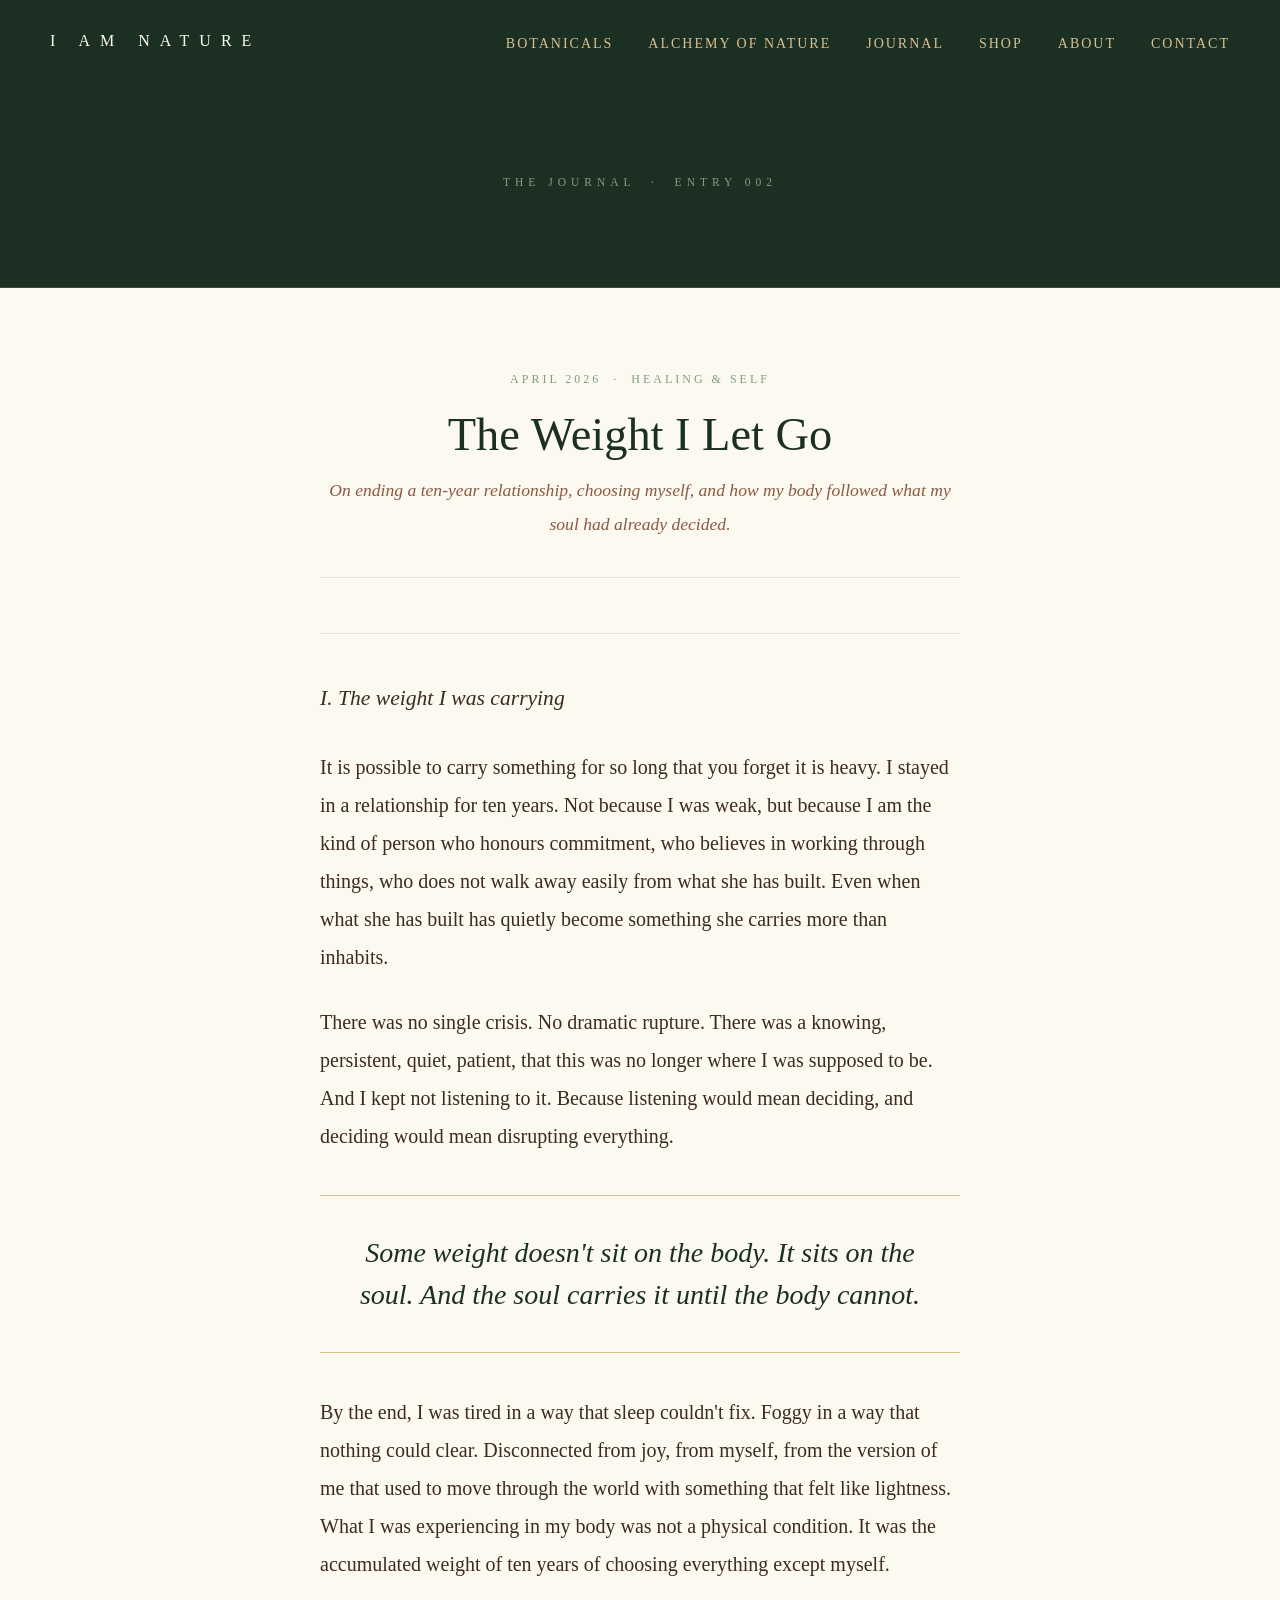
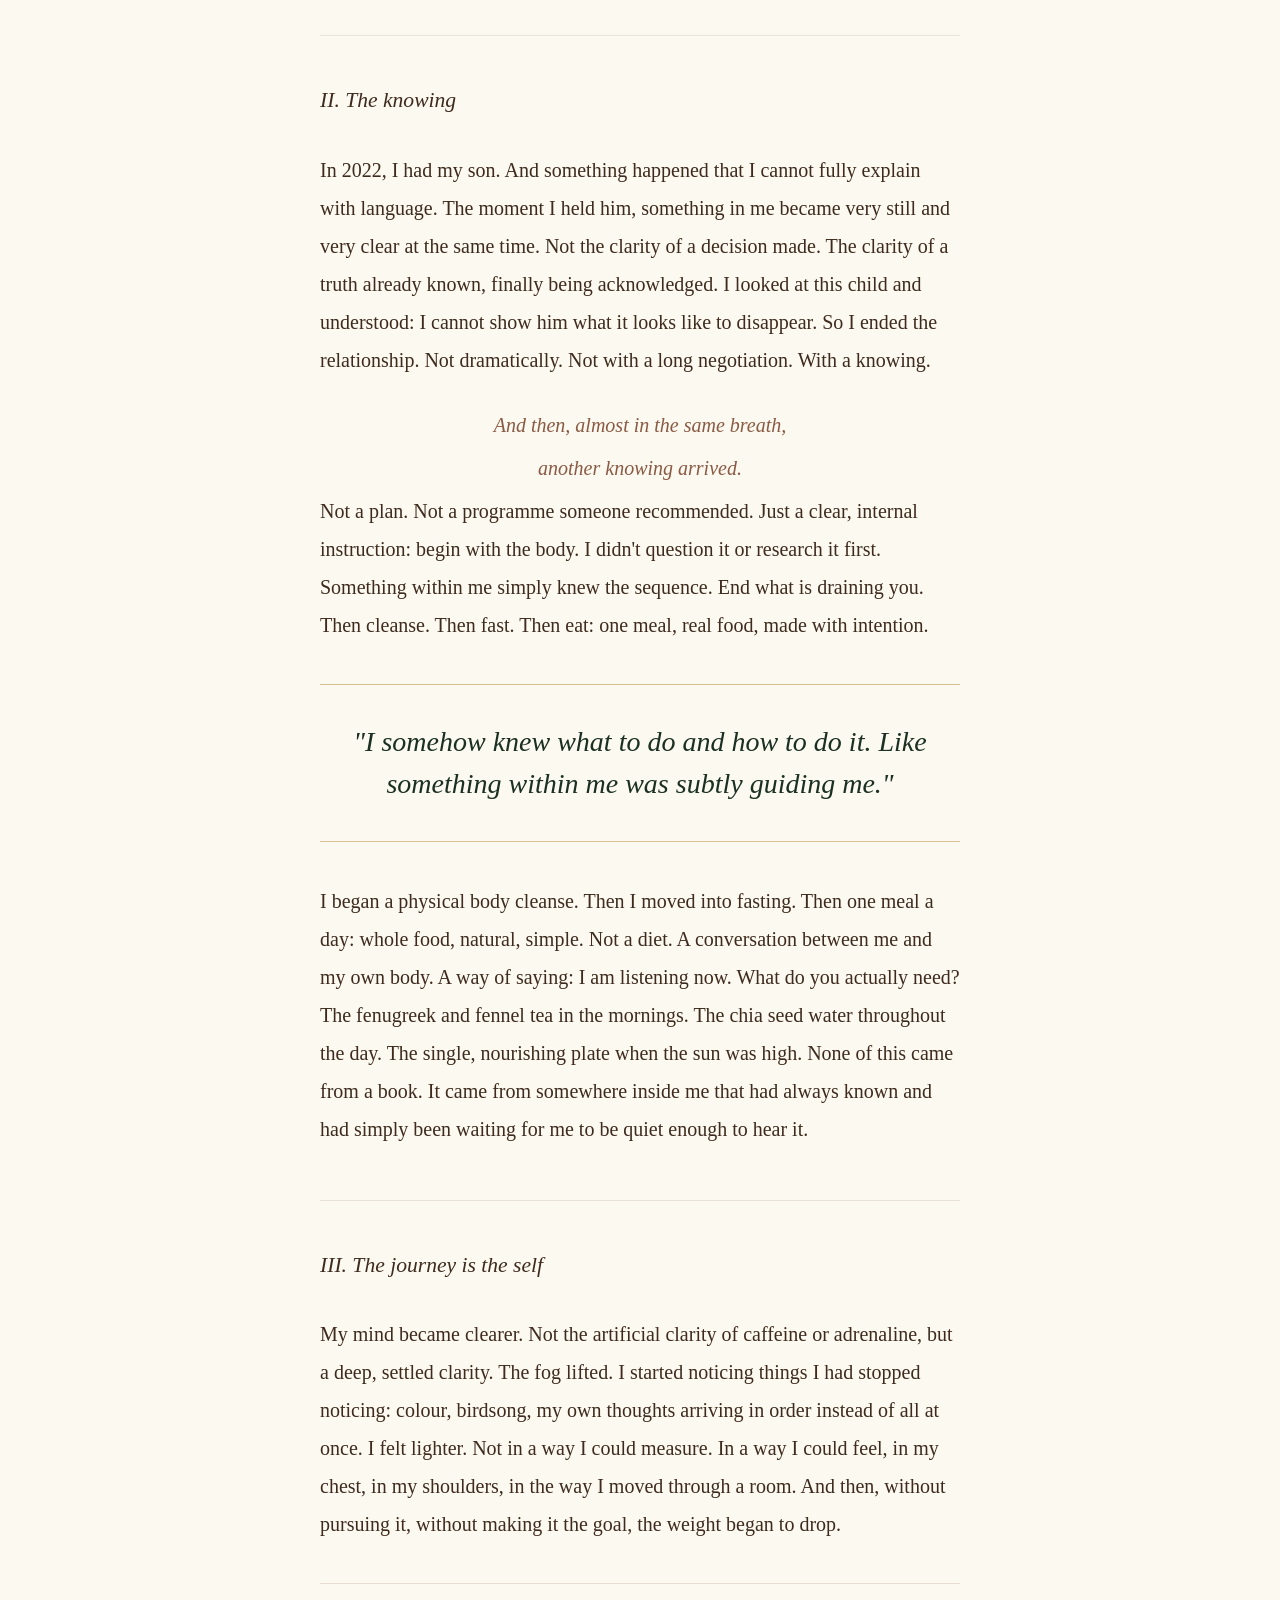
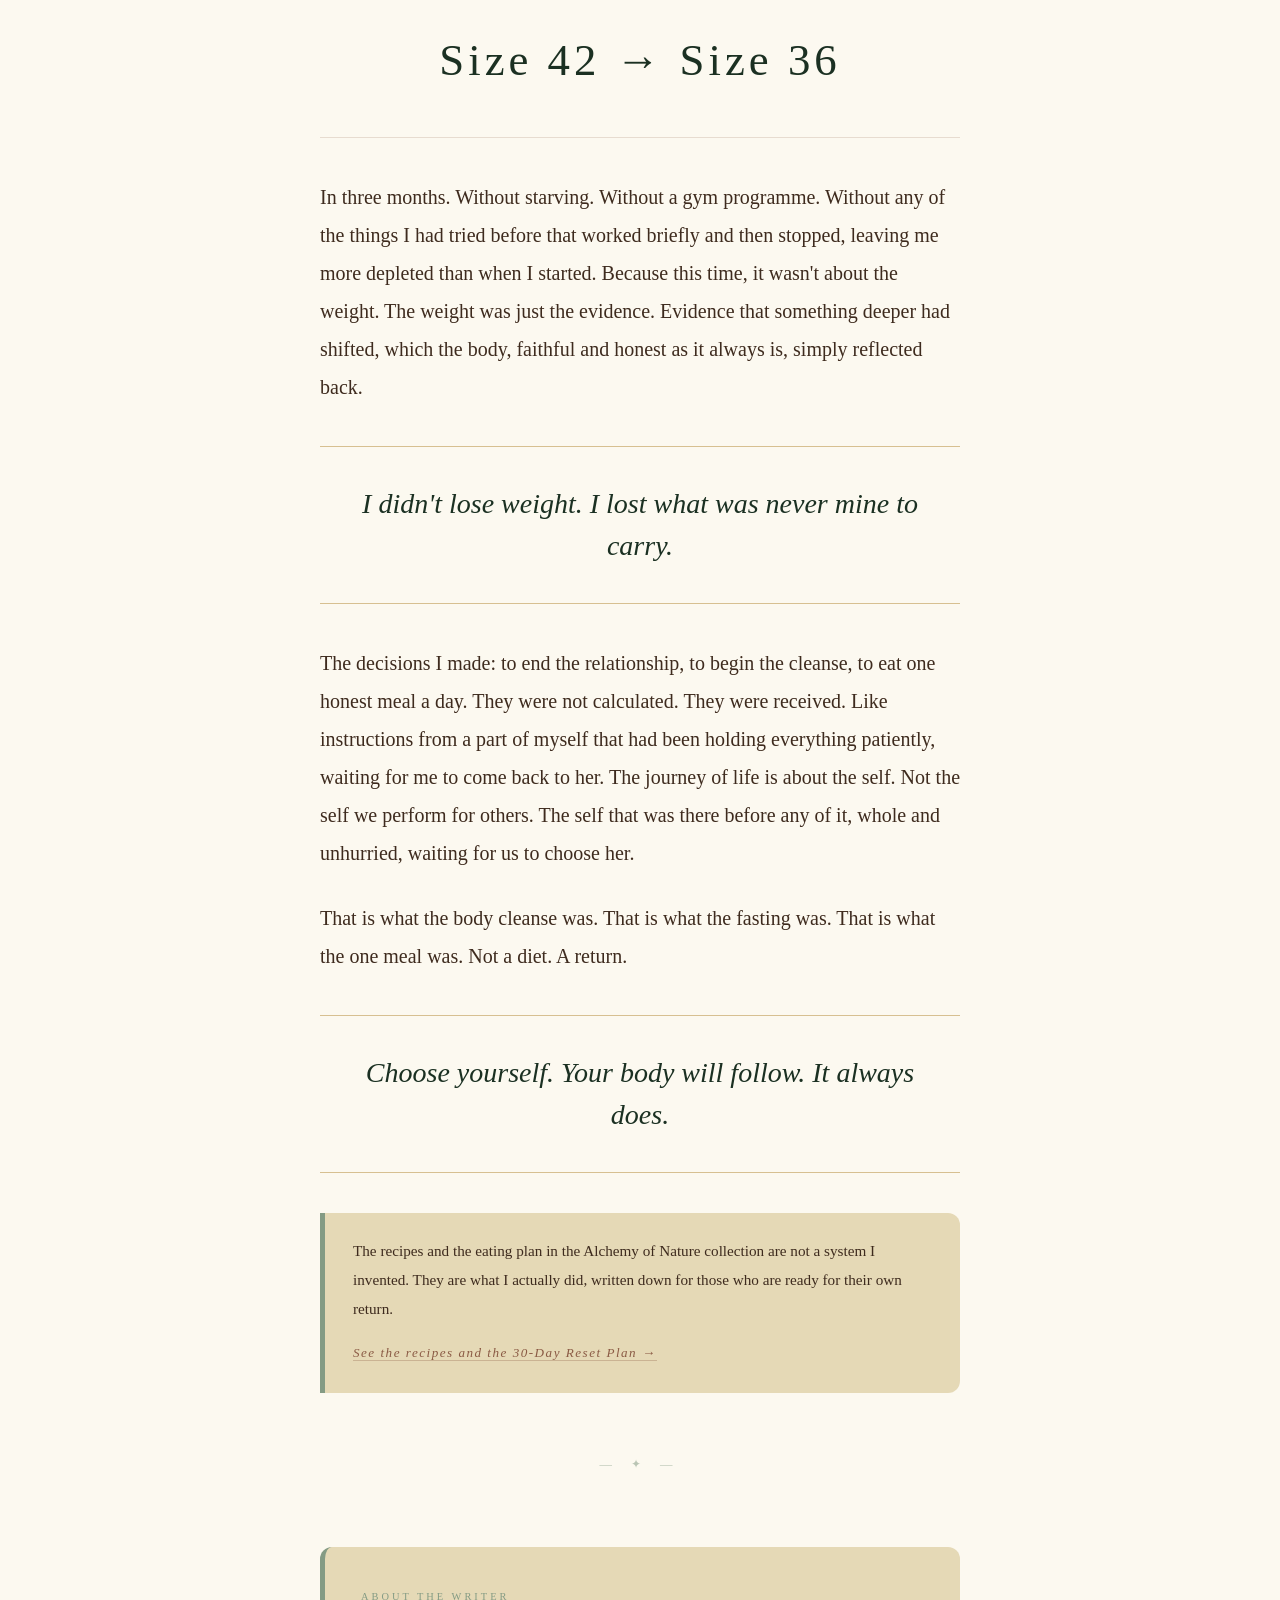
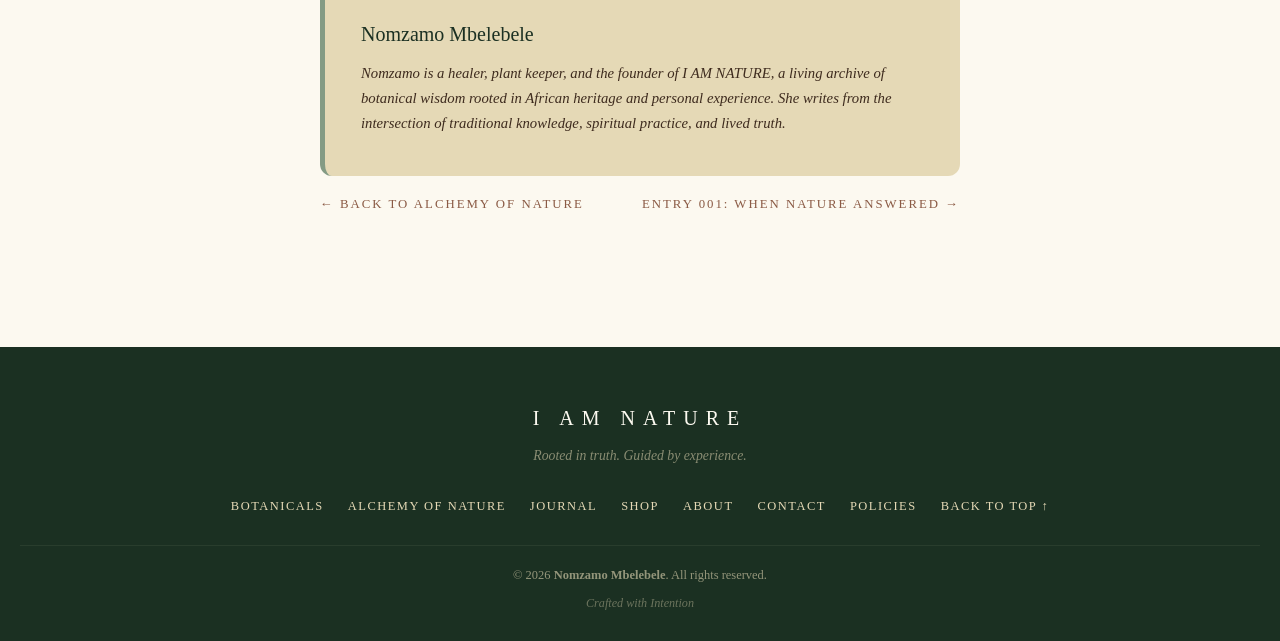
<file: journal-entry-002.html>
<!doctype html>
<html lang="en">
  <head>
    <meta charset="UTF-8" />
    <title>The Weight I Let Go — Journal — I AM NATURE</title>
    <meta name="viewport" content="width=device-width, initial-scale=1.0" />
    <link
      rel="icon"
      type="image/webp"
      sizes="32x32"
      href="images/favicon-32.webp"
    />
    <link
      rel="icon"
      type="image/webp"
      sizes="16x16"
      href="images/favicon-16.webp"
    />
    <link
      rel="stylesheet"
      href="https://fonts.googleapis.com/css2?family=Cormorant+Garamond..."
      rel="stylesheet"
    />
    <link rel="stylesheet" href="styles.css" />
    <style>
      :root {
        --forest: #1b3022;
        --clay: #8a5a44;
        --parchment: #fcf9f0;
        --moss: #849b84;
        --umber: #3e2b1e;
        --gold: #d7c091;
        --sand: #e5d9b6;
      }
      *,
      *::before,
      *::after {
        box-sizing: border-box;
        margin: 0;
        padding: 0;
      }
      html {
        scroll-behavior: smooth;
      }
      body {
        background-color: var(--parchment);
        color: var(--umber);
        font-family: "EB Garamond", Georgia, serif;
        font-size: 20px;
        line-height: 1.9;
      }
      nav {
        background-color: var(--forest);
        display: flex;
        justify-content: space-between;
        align-items: center;
        padding: 22px 50px;
        position: sticky;
        top: 0;
        z-index: 100;
      }
      .nav-logo {
        font-family: "Cormorant Garamond", Georgia, serif;
        font-size: 1rem;
        letter-spacing: 10px;
        text-transform: uppercase;
        color: var(--parchment);
        text-decoration: none;
      }
      .nav-links {
        display: flex;
        gap: 35px;
        list-style: none;
      }
      .nav-links a {
        color: var(--gold);
        text-decoration: none;
        font-size: 14px;
        letter-spacing: 2px;
        text-transform: uppercase;
        transition: color 0.3s;
      }
      .nav-links a:hover {
        color: var(--parchment);
      }
      .page-header {
        background-color: var(--forest);
        text-align: center;
        padding: 90px 20px 75px;
        border-bottom: 1px solid rgba(215, 192, 145, 0.18);
      }
      .page-header .eyebrow {
        display: block;
        text-transform: uppercase;
        letter-spacing: 5px;
        color: var(--moss);
        font-size: 0.72rem;
        margin-bottom: 18px;
        animation: fadeUp 1s ease both;
      }
      .entry-wrapper {
        max-width: 700px;
        margin: 0 auto;
        padding: 80px 30px 60px;
      }
      .entry-meta {
        text-align: center;
        margin-bottom: 55px;
        padding-bottom: 36px;
        border-bottom: 1px solid rgba(138, 90, 68, 0.14);
        animation: fadeUp 1s ease 0.2s both;
      }
      .entry-date {
        display: block;
        font-size: 12px;
        text-transform: uppercase;
        letter-spacing: 3px;
        color: var(--moss);
        margin-bottom: 16px;
      }
      .entry-title {
        font-family: "Cormorant Garamond", Georgia, serif;
        font-size: clamp(1.9rem, 5vw, 2.9rem);
        font-weight: 300;
        color: var(--forest);
        line-height: 1.2;
        margin-bottom: 12px;
      }
      .entry-subtitle {
        font-style: italic;
        color: var(--clay);
        font-size: 1.1rem;
      }
      .entry-body {
        animation: fadeUp 1s ease 0.35s both;
      }
      .entry-body p {
        margin-bottom: 1.35em;
        color: var(--umber);
      }
      .chapter {
        font-family: "Cormorant Garamond", Georgia, serif;
        font-size: 1.35rem;
        font-weight: 400;
        font-style: italic;
        color: var(--clay);
        margin: 52px 0 20px;
        padding-top: 44px;
        border-top: 1px solid rgba(138, 90, 68, 0.14);
      }
      .pull-quote {
        font-family: "Cormorant Garamond", Georgia, serif;
        font-size: clamp(1.3rem, 3vw, 1.75rem);
        font-weight: 300;
        font-style: italic;
        color: var(--forest);
        text-align: center;
        line-height: 1.5;
        padding: 36px 24px;
        margin: 40px 0;
        border-top: 1px solid var(--gold);
        border-bottom: 1px solid var(--gold);
      }
      .breath {
        font-style: italic;
        color: var(--clay);
        display: block;
        text-align: center;
        margin: 0.25em 0;
      }
      .plant-reveal {
        display: block;
        text-align: center;
        font-family: "Cormorant Garamond", Georgia, serif;
        font-size: clamp(1.8rem, 5vw, 2.8rem);
        font-weight: 300;
        color: var(--forest);
        letter-spacing: 4px;
        padding: 34px 0;
        border-top: 1px solid rgba(138, 90, 68, 0.18);
        border-bottom: 1px solid rgba(138, 90, 68, 0.18);
        margin: 40px 0;
      }
      .alchemy-callout {
        background-color: var(--sand);
        border-left: 5px solid var(--moss);
        border-radius: 0 12px 12px 0;
        padding: 24px 28px;
        margin: 40px 0;
      }
      .alchemy-callout p {
        margin-bottom: 8px;
        font-size: 0.95rem;
        color: var(--umber);
      }
      .alchemy-callout a {
        color: var(--clay);
        text-decoration: none;
        font-size: 0.82rem;
        letter-spacing: 1.5px;
        font-style: italic;
        border-bottom: 1px solid rgba(138, 90, 68, 0.3);
        transition: all 0.3s;
      }
      .alchemy-callout a:hover {
        color: var(--forest);
        border-color: var(--forest);
      }
      .about-writer {
        margin-top: 70px;
        padding: 40px 36px;
        background-color: var(--sand);
        border-radius: 12px;
        border-left: 5px solid var(--moss);
        animation: fadeUp 1s ease 0.5s both;
      }
      .about-writer .label {
        display: block;
        font-size: 0.65rem;
        text-transform: uppercase;
        letter-spacing: 3px;
        color: var(--moss);
        margin-bottom: 8px;
      }
      .about-writer strong {
        display: block;
        font-family: "Cormorant Garamond", Georgia, serif;
        font-size: 1.25rem;
        font-weight: 400;
        color: var(--forest);
        margin-bottom: 8px;
      }
      .about-writer p {
        font-size: 0.92rem;
        color: var(--umber);
        line-height: 1.7;
        font-style: italic;
      }
      .divider {
        text-align: center;
        color: var(--moss);
        letter-spacing: 8px;
        font-size: 0.78rem;
        margin: 60px 0 36px;
        opacity: 0.55;
      }
      .nav-links-bottom {
        display: flex;
        justify-content: space-between;
        align-items: center;
        margin-top: 16px;
        margin-bottom: 70px;
        flex-wrap: wrap;
        gap: 12px;
      }
      .back-link {
        color: var(--clay);
        text-decoration: none;
        font-size: 0.8rem;
        letter-spacing: 2px;
        text-transform: uppercase;
        border-bottom: 1px solid transparent;
        transition: border-color 0.3s;
      }
      .back-link:hover {
        border-color: var(--clay);
      }
      footer {
        background-color: var(--forest);
        color: var(--sand);
        padding: 52px 20px 26px;
        text-align: center;
        font-family: "EB Garamond", Georgia, serif;
      }
      .f-logo {
        font-family: "Cormorant Garamond", Georgia, serif;
        font-size: 1.25rem;
        letter-spacing: 8px;
        color: var(--parchment);
        font-weight: 300;
        margin-bottom: 6px;
      }
      .f-tag {
        font-style: italic;
        font-size: 0.86rem;
        opacity: 0.55;
        margin-bottom: 26px;
      }
      .f-links {
        display: flex;
        justify-content: center;
        gap: 24px;
        margin-bottom: 26px;
        flex-wrap: wrap;
      }
      .f-links a {
        color: var(--sand);
        text-decoration: none;
        font-size: 0.78rem;
        text-transform: uppercase;
        letter-spacing: 1.5px;
        transition: color 0.3s;
      }
      .f-links a:hover {
        color: var(--moss);
      }
      .f-hr {
        border: 0;
        border-top: 1px solid rgba(229, 217, 182, 0.07);
        margin-bottom: 18px;
      }
      .f-copy {
        font-size: 0.78rem;
        opacity: 0.6;
      }
      .f-crafted {
        font-style: italic;
        font-size: 0.76rem;
        opacity: 0.4;
        margin-top: 4px;
      }
      @keyframes fadeUp {
        from {
          opacity: 0;
          transform: translateY(18px);
        }
        to {
          opacity: 1;
          transform: translateY(0);
        }
      }
      @media (max-width: 600px) {
        nav {
          padding: 16px 20px;
        }
        .nav-links {
          gap: 18px;
        }
        .entry-wrapper {
          padding: 55px 20px 40px;
        }
        .pull-quote {
          padding: 28px 16px;
        }
        .about-writer {
          padding: 28px 22px;
        }
      }

      /* ── HAMBURGER NAV ── */
      .hamburger {
        display: none;
        flex-direction: column;
        gap: 5px;
        cursor: pointer;
        background: none;
        border: none;
        padding: 4px;
        z-index: 200;
      }
      .hamburger span {
        display: block;
        width: 24px;
        height: 2px;
        background-color: #d7c091;
        border-radius: 2px;
        transition: all 0.3s ease;
      }
      .hamburger.open span:nth-child(1) {
        transform: translateY(7px) rotate(45deg);
      }
      .hamburger.open span:nth-child(2) {
        opacity: 0;
      }
      .hamburger.open span:nth-child(3) {
        transform: translateY(-7px) rotate(-45deg);
      }
      @media (max-width: 700px) {
        nav {
          padding: 16px 20px !important;
          position: relative;
        }
        .hamburger {
          display: flex;
        }
        .nav-links {
          display: none !important;
          position: absolute;
          top: 100%;
          left: 0;
          right: 0;
          background-color: #1b3022;
          flex-direction: column !important;
          gap: 0 !important;
          padding: 0;
          border-top: 1px solid rgba(215, 192, 145, 0.15);
          z-index: 150;
          box-shadow: 0 8px 24px rgba(0, 0, 0, 0.3);
        }
        .nav-links.open {
          display: flex !important;
        }
        .nav-links li {
          border-bottom: 1px solid rgba(215, 192, 145, 0.08);
        }
        .nav-links a {
          display: block;
          padding: 16px 24px !important;
          font-size: 0.85rem !important;
          letter-spacing: 2px !important;
        }
      }
    </style>
  </head>
  <body>
    <nav>
      <a href="index.html" class="nav-logo">I AM NATURE</a>
      <ul class="nav-links">
        <li><a href="index.html">Botanicals</a></li>
        <li><a href="alchemy.html">Alchemy of Nature</a></li>
        <li><a href="journal.html">Journal</a></li>
        <li><a href="shop.html">Shop</a></li>
        <li><a href="about.html">About</a></li>
        <li><a href="contact.html">Contact</a></li>
      </ul>
      <button class="hamburger" aria-label="Menu">
        <span></span><span></span><span></span>
      </button>
    </nav>

    <div class="page-header">
      <span class="eyebrow">The Journal &nbsp;&middot;&nbsp; Entry 002</span>
    </div>

    <div class="entry-wrapper">
      <div class="entry-meta">
        <span class="entry-date"
          >April 2026 &nbsp;&middot;&nbsp; Healing &amp; Self</span
        >
        <h1 class="entry-title">The Weight I Let Go</h1>
        <p class="entry-subtitle">
          On ending a ten-year relationship, choosing myself, and how my body
          followed what my soul had already decided.
        </p>
      </div>

      <div class="entry-body">
        <p class="chapter">I. The weight I was carrying</p>

        <p>
          It is possible to carry something for so long that you forget it is
          heavy. I stayed in a relationship for ten years. Not because I was
          weak, but because I am the kind of person who honours commitment, who
          believes in working through things, who does not walk away easily from
          what she has built. Even when what she has built has quietly become
          something she carries more than inhabits.
        </p>

        <p>
          There was no single crisis. No dramatic rupture. There was a knowing,
          persistent, quiet, patient, that this was no longer where I was
          supposed to be. And I kept not listening to it. Because listening
          would mean deciding, and deciding would mean disrupting everything.
        </p>

        <div class="pull-quote">
          Some weight doesn't sit on the body. It sits on the soul. And the soul
          carries it until the body cannot.
        </div>

        <p>
          By the end, I was tired in a way that sleep couldn't fix. Foggy in a
          way that nothing could clear. Disconnected from joy, from myself, from
          the version of me that used to move through the world with something
          that felt like lightness. What I was experiencing in my body was not a
          physical condition. It was the accumulated weight of ten years of
          choosing everything except myself.
        </p>

        <p class="chapter">II. The knowing</p>

        <p>
          In 2022, I had my son. And something happened that I cannot fully
          explain with language. The moment I held him, something in me became
          very still and very clear at the same time. Not the clarity of a
          decision made. The clarity of a truth already known, finally being
          acknowledged. I looked at this child and understood: I cannot show him
          what it looks like to disappear. So I ended the relationship. Not
          dramatically. Not with a long negotiation. With a knowing.
        </p>

        <span class="breath">And then, almost in the same breath,</span>
        <span class="breath">another knowing arrived.</span>

        <p>
          Not a plan. Not a programme someone recommended. Just a clear,
          internal instruction: begin with the body. I didn't question it or
          research it first. Something within me simply knew the sequence. End
          what is draining you. Then cleanse. Then fast. Then eat: one meal,
          real food, made with intention.
        </p>

        <div class="pull-quote">
          "I somehow knew what to do and how to do it. Like something within me
          was subtly guiding me."
        </div>

        <p>
          I began a physical body cleanse. Then I moved into fasting. Then one
          meal a day: whole food, natural, simple. Not a diet. A conversation
          between me and my own body. A way of saying: I am listening now. What
          do you actually need? The fenugreek and fennel tea in the mornings.
          The chia seed water throughout the day. The single, nourishing plate
          when the sun was high. None of this came from a book. It came from
          somewhere inside me that had always known and had simply been waiting
          for me to be quiet enough to hear it.
        </p>

        <p class="chapter">III. The journey is the self</p>

        <p>
          My mind became clearer. Not the artificial clarity of caffeine or
          adrenaline, but a deep, settled clarity. The fog lifted. I started
          noticing things I had stopped noticing: colour, birdsong, my own
          thoughts arriving in order instead of all at once. I felt lighter. Not
          in a way I could measure. In a way I could feel, in my chest, in my
          shoulders, in the way I moved through a room. And then, without
          pursuing it, without making it the goal, the weight began to drop.
        </p>

        <span class="plant-reveal">Size 42 &rarr; Size 36</span>

        <p>
          In three months. Without starving. Without a gym programme. Without
          any of the things I had tried before that worked briefly and then
          stopped, leaving me more depleted than when I started. Because this
          time, it wasn't about the weight. The weight was just the evidence.
          Evidence that something deeper had shifted, which the body, faithful
          and honest as it always is, simply reflected back.
        </p>

        <div class="pull-quote">
          I didn't lose weight. I lost what was never mine to carry.
        </div>

        <p>
          The decisions I made: to end the relationship, to begin the cleanse,
          to eat one honest meal a day. They were not calculated. They were
          received. Like instructions from a part of myself that had been
          holding everything patiently, waiting for me to come back to her. The
          journey of life is about the self. Not the self we perform for others.
          The self that was there before any of it, whole and unhurried, waiting
          for us to choose her.
        </p>

        <p>
          That is what the body cleanse was. That is what the fasting was. That
          is what the one meal was. Not a diet. A return.
        </p>

        <div class="pull-quote">
          Choose yourself. Your body will follow. It always does.
        </div>

        <div class="alchemy-callout">
          <p>
            The recipes and the eating plan in the Alchemy of Nature collection
            are not a system I invented. They are what I actually did, written
            down for those who are ready for their own return.
          </p>
          <a href="alchemy.html"
            >See the recipes and the 30-Day Reset Plan &rarr;</a
          >
        </div>
      </div>

      <div class="divider">— ✦ —</div>

      <div class="about-writer">
        <span class="label">About the Writer</span>
        <strong>Nomzamo Mbelebele</strong>
        <p>
          Nomzamo is a healer, plant keeper, and the founder of I AM NATURE, a
          living archive of botanical wisdom rooted in African heritage and
          personal experience. She writes from the intersection of traditional
          knowledge, spiritual practice, and lived truth.
        </p>
      </div>

      <div class="nav-links-bottom">
        <a href="alchemy.html" class="back-link"
          >&larr; Back to Alchemy of Nature</a
        >
        <a href="journal-entry-001.html" class="back-link"
          >Entry 001: When Nature Answered &rarr;</a
        >
      </div>
    </div>

    <footer>
      <div class="f-logo">I AM NATURE</div>
      <p class="f-tag">Rooted in truth. Guided by experience.</p>
      <div class="f-links">
        <a href="index.html">Botanicals</a>
        <a href="alchemy.html">Alchemy of Nature</a>
        <a href="journal.html">Journal</a>
        <a href="shop.html">Shop</a>
        <a href="about.html">About</a>
        <a href="contact.html">Contact</a>
        <a href="policies.html">Policies</a>
        <a href="#">Back to Top &uarr;</a>
      </div>
      <hr class="f-hr" />
      <p class="f-copy">
        &copy; 2026 <strong>Nomzamo Mbelebele</strong>. All rights reserved.
      </p>
      <p class="f-crafted">Crafted with Intention</p>
    </footer>

    <script>
      (function () {
        var btn = document.querySelector(".hamburger");
        var menu = document.querySelector(".nav-links");
        if (btn && menu) {
          btn.addEventListener("click", function () {
            btn.classList.toggle("open");
            menu.classList.toggle("open");
          });
          document.addEventListener("click", function (e) {
            if (!btn.contains(e.target) && !menu.contains(e.target)) {
              btn.classList.remove("open");
              menu.classList.remove("open");
            }
          });
        }
      })();
    </script>

    <!-- Loading bar + Service Worker -->
    <style>
      #ian-loader {
        position: fixed;
        top: 0;
        left: 0;
        width: 0%;
        height: 3px;
        background: linear-gradient(90deg, #849b84, #d7c091);
        z-index: 9999;
        transition:
          width 0.25s ease,
          opacity 0.4s ease;
        opacity: 0;
        pointer-events: none;
      }
      #ian-loader.active {
        opacity: 1;
      }
    </style>
    <div id="ian-loader"></div>
    <script>
      (function () {
        var loader = document.getElementById("ian-loader");
        var timer,
          width = 0;
        function startLoader() {
          if (!loader) return;
          width = 0;
          loader.style.width = "0%";
          loader.classList.add("active");
          timer = setInterval(function () {
            if (width < 85) {
              width += (85 - width) * 0.08;
              loader.style.width = width + "%";
            }
          }, 80);
        }
        function finishLoader() {
          if (!loader) return;
          clearInterval(timer);
          loader.style.width = "100%";
          setTimeout(function () {
            loader.classList.remove("active");
            loader.style.width = "0%";
          }, 400);
        }
        var slowTimer = setTimeout(function () {
          if (document.readyState !== "complete") startLoader();
        }, 300);
        window.addEventListener("load", function () {
          clearTimeout(slowTimer);
          if (loader && loader.classList.contains("active")) finishLoader();
        });
        document.addEventListener("click", function (e) {
          var a = e.target.closest("a");
          if (!a) return;
          var href = a.getAttribute("href");
          if (!href) return;
          if (
            href.startsWith("#") ||
            href.startsWith("mailto:") ||
            href.startsWith("tel:") ||
            href.startsWith("https://") ||
            href.startsWith("http://")
          )
            return;
          startLoader();
        });
        if ("serviceWorker" in navigator) {
          window.addEventListener("load", function () {
            navigator.serviceWorker.register("/sw.js").catch(function (err) {
              console.log("SW registration failed:", err);
            });
          });
        }
      })();
    </script>
  </body>
</html>
</file>
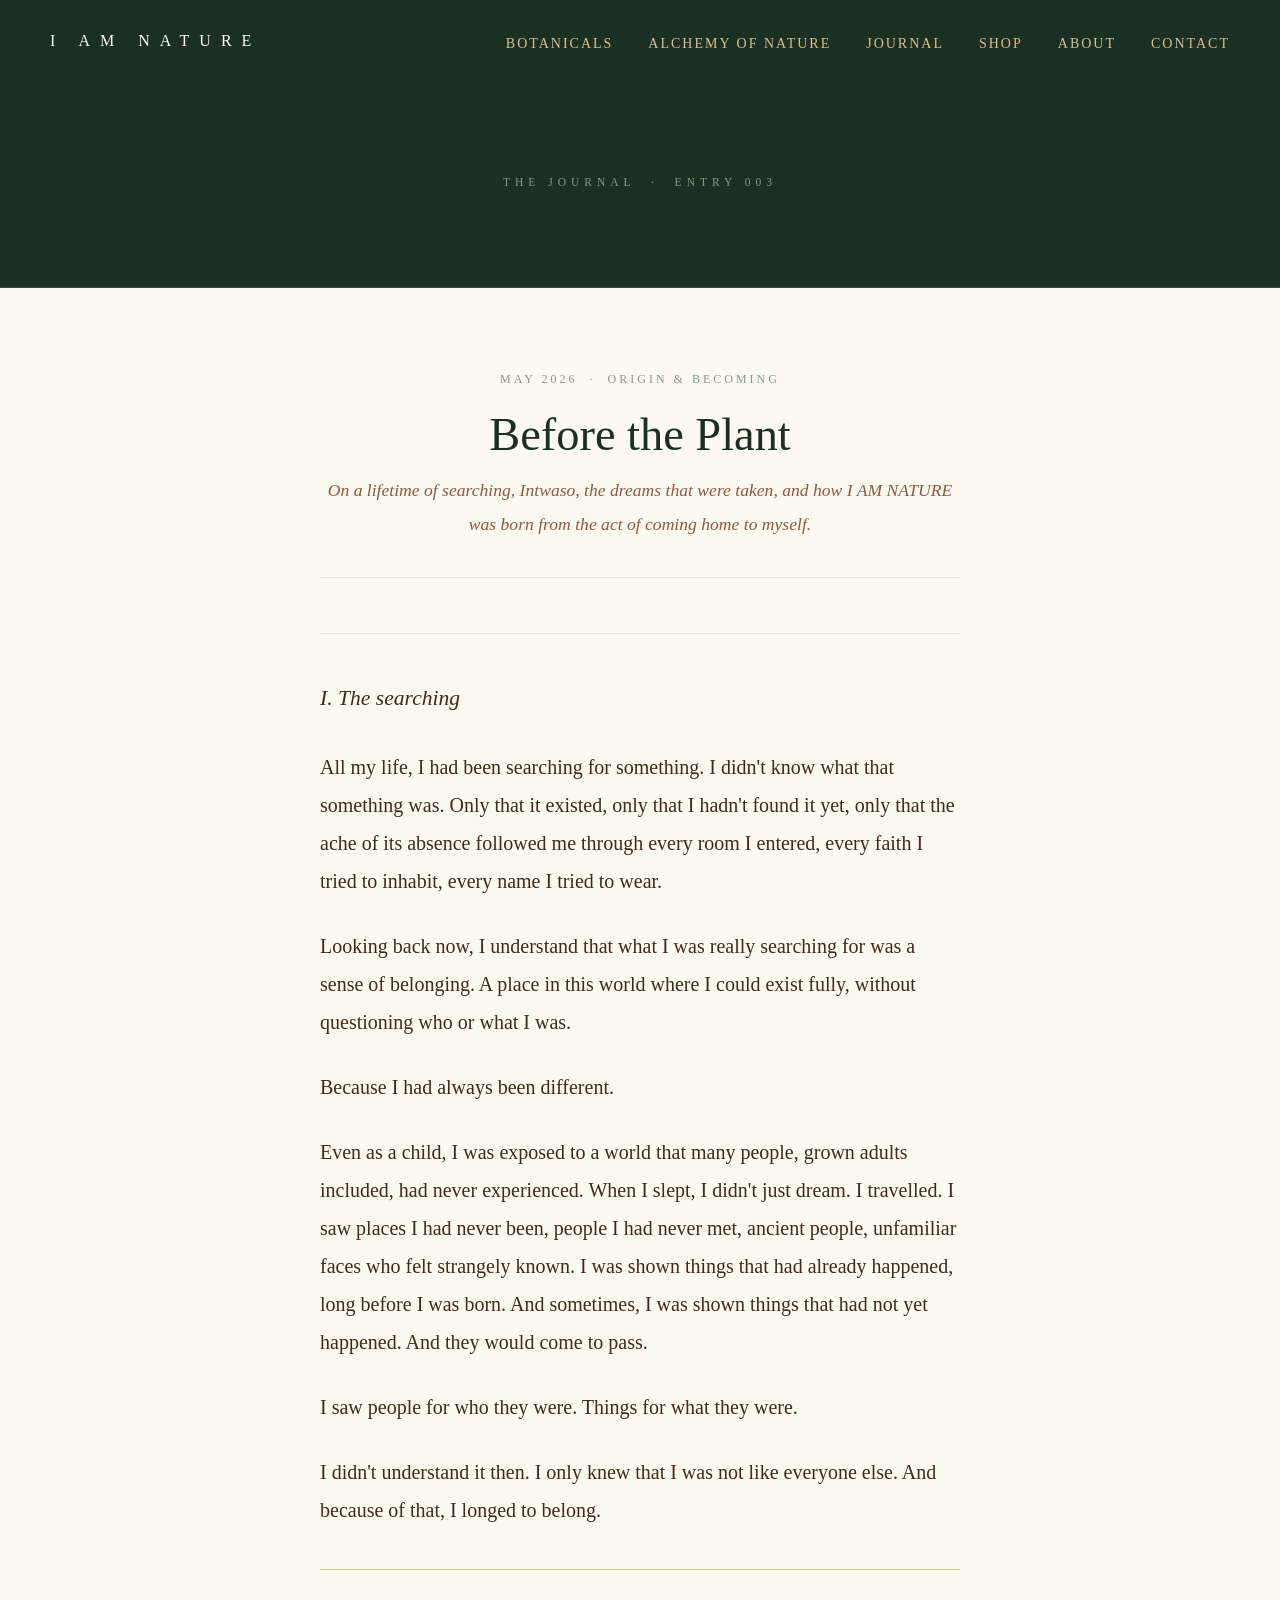
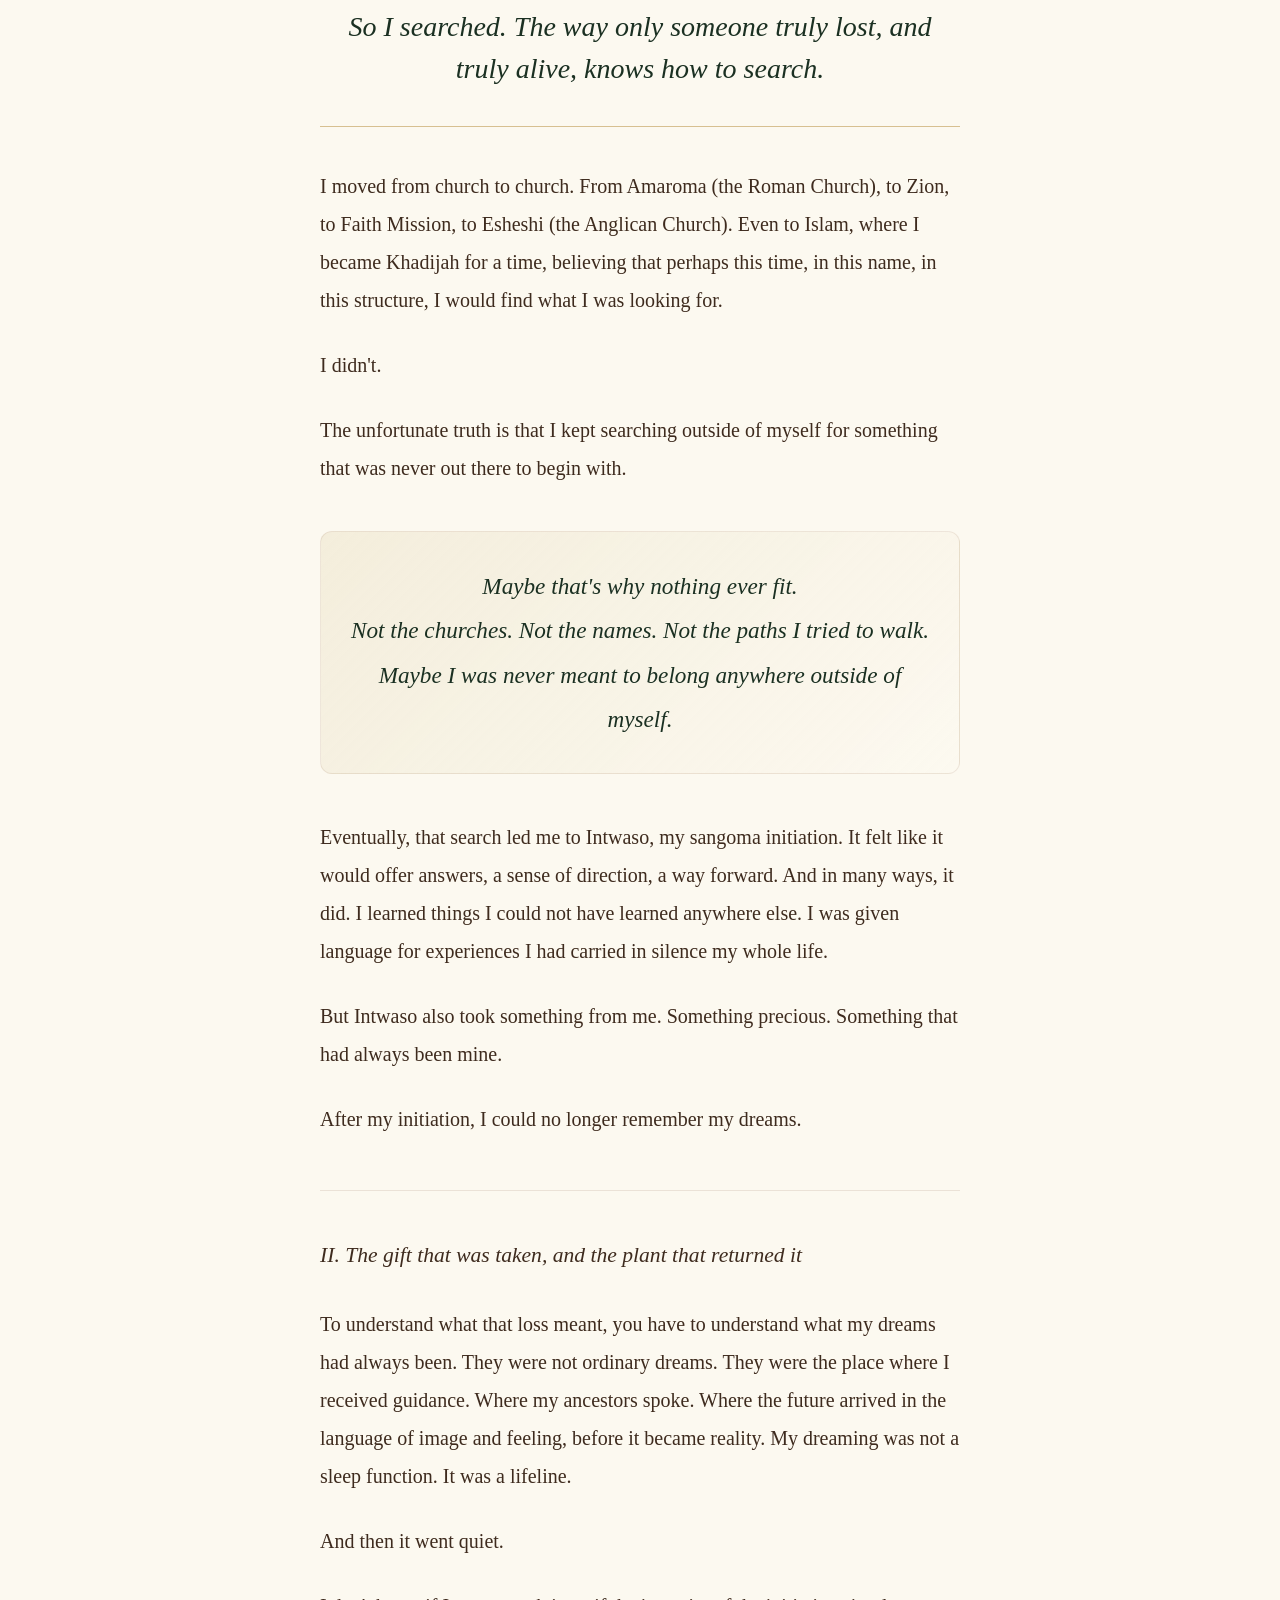
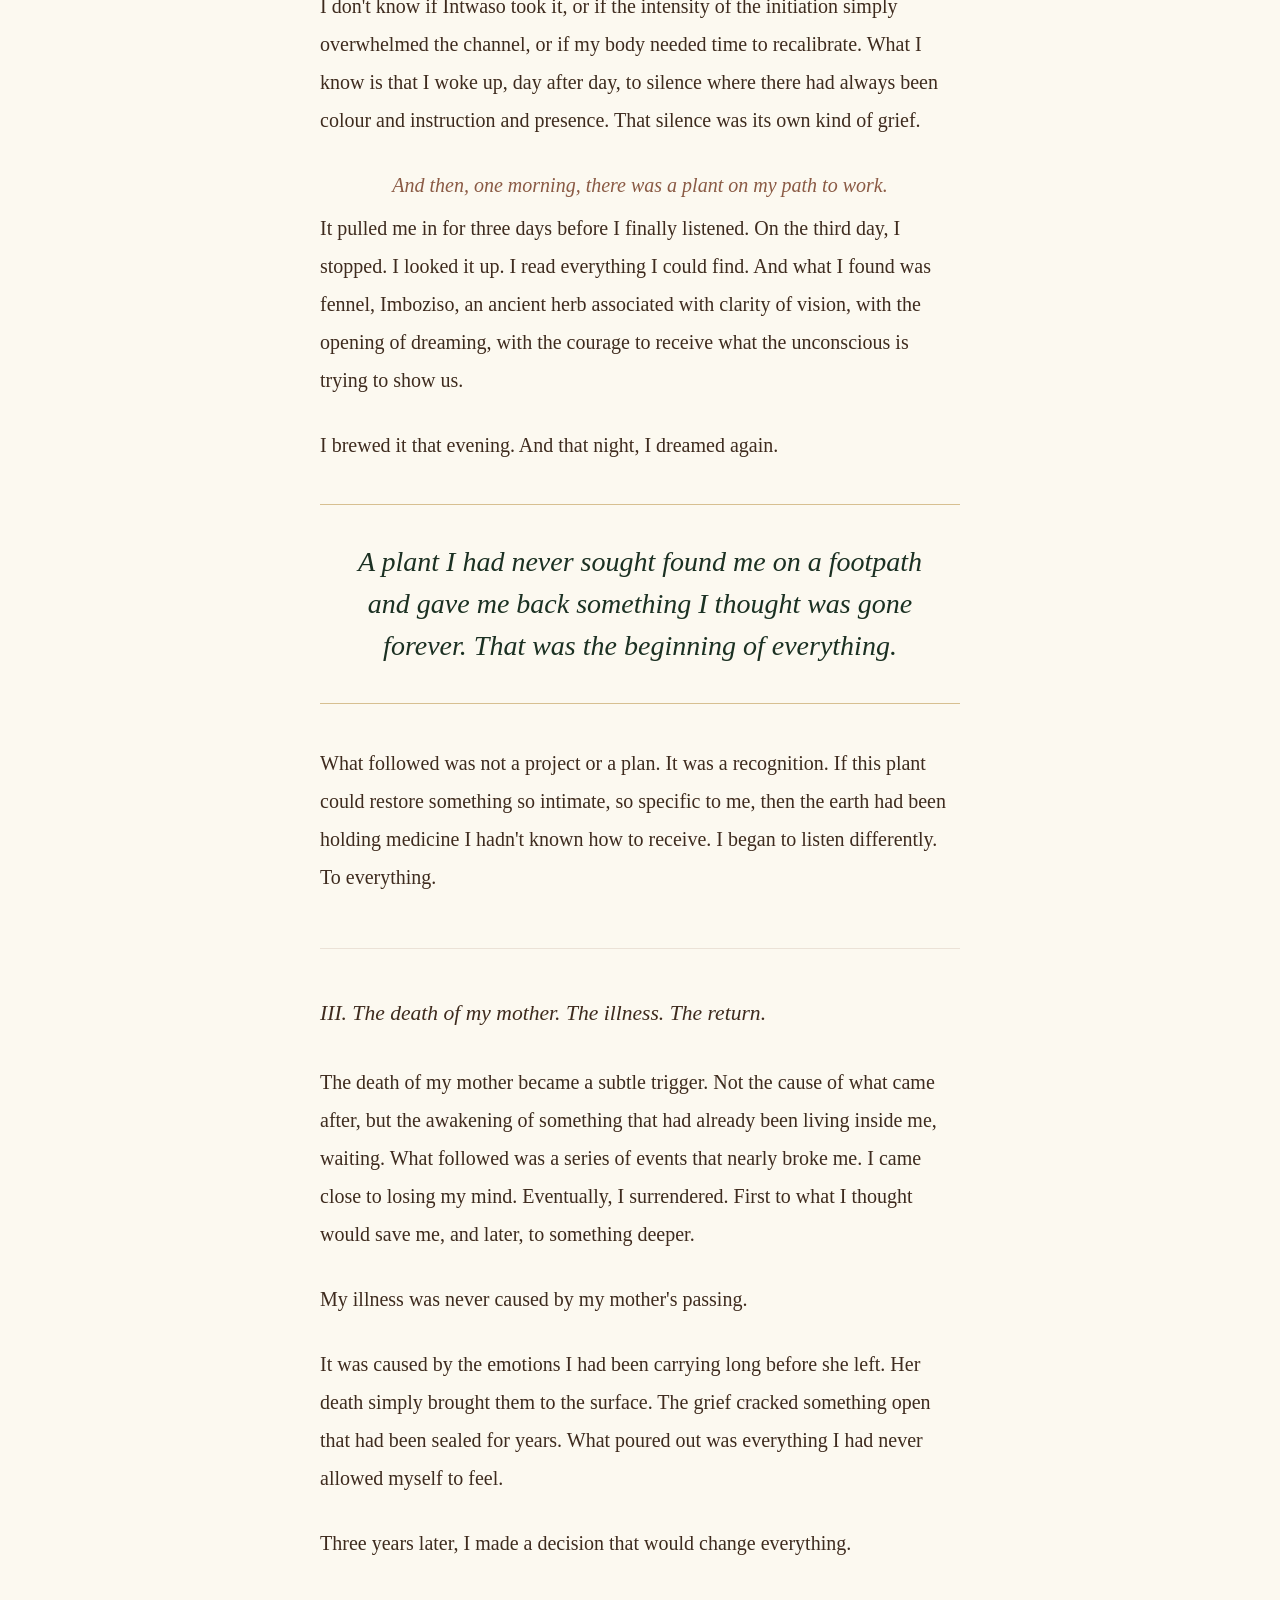
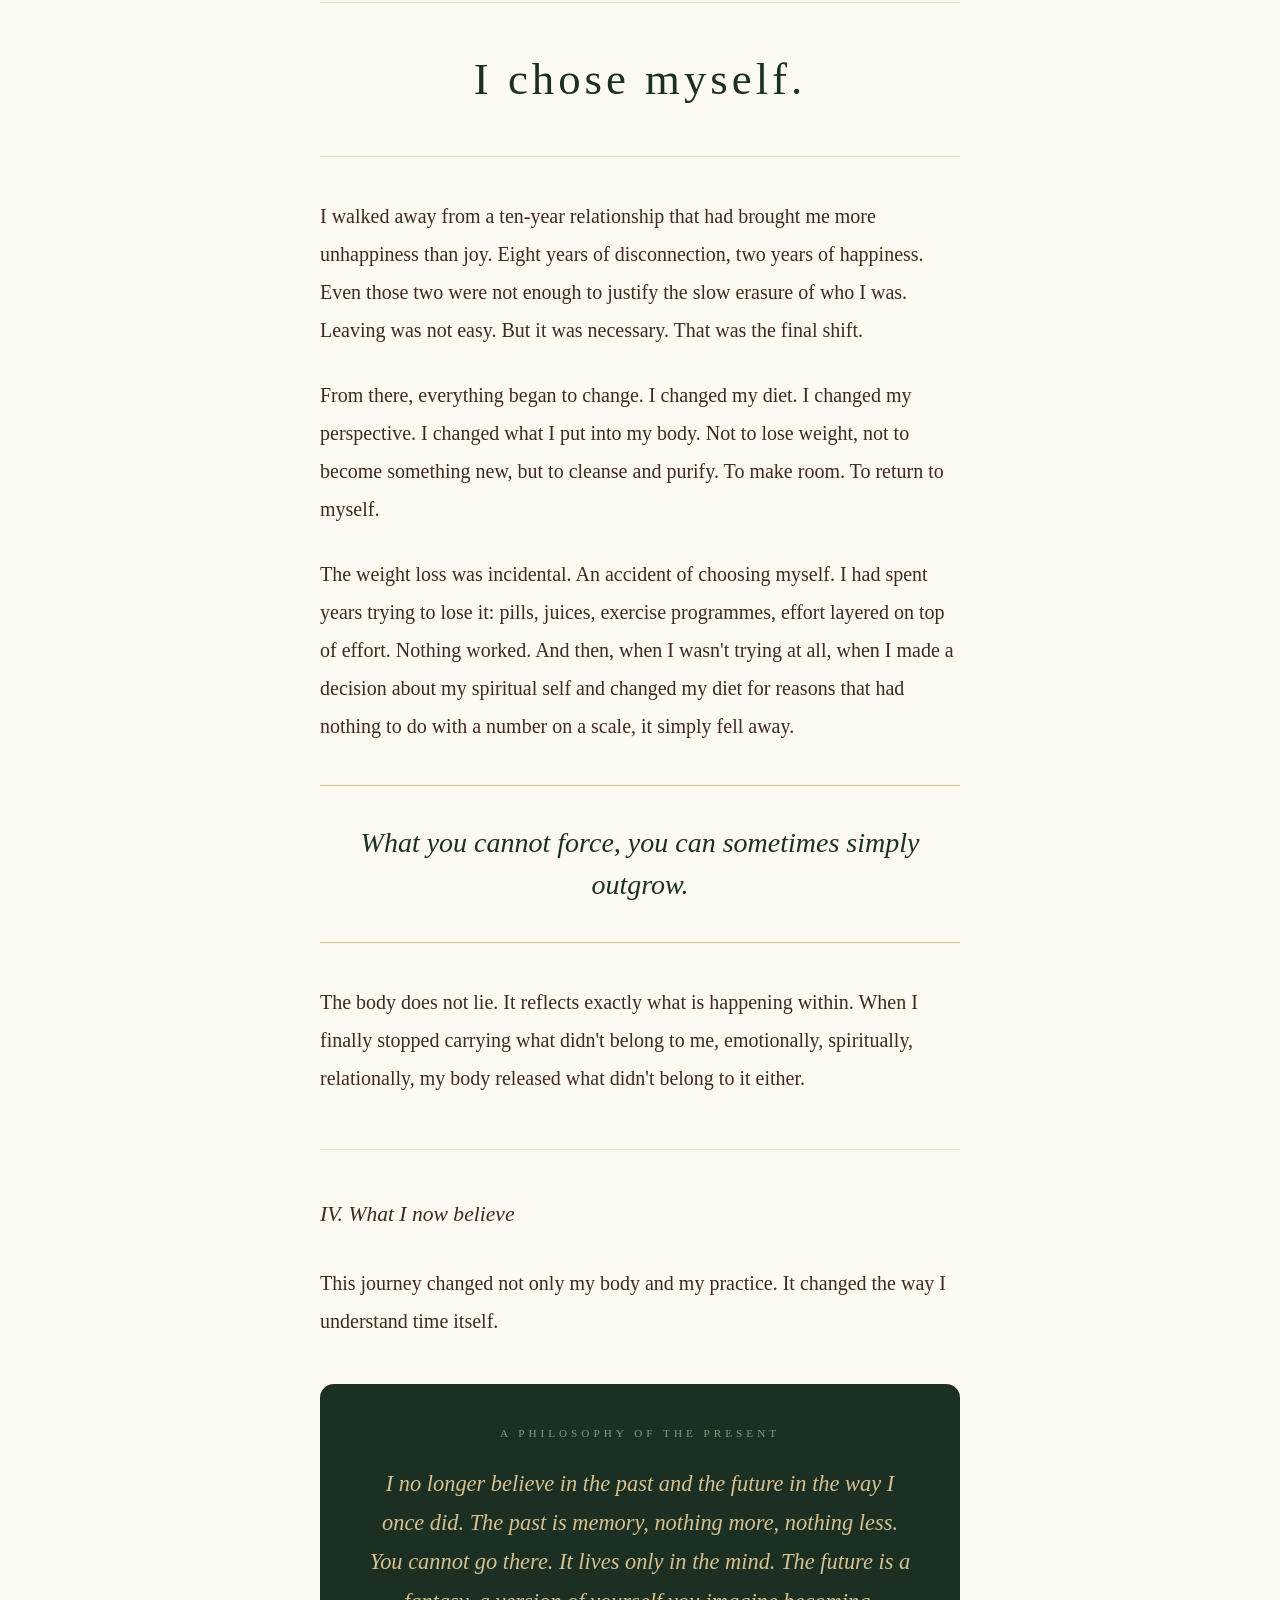
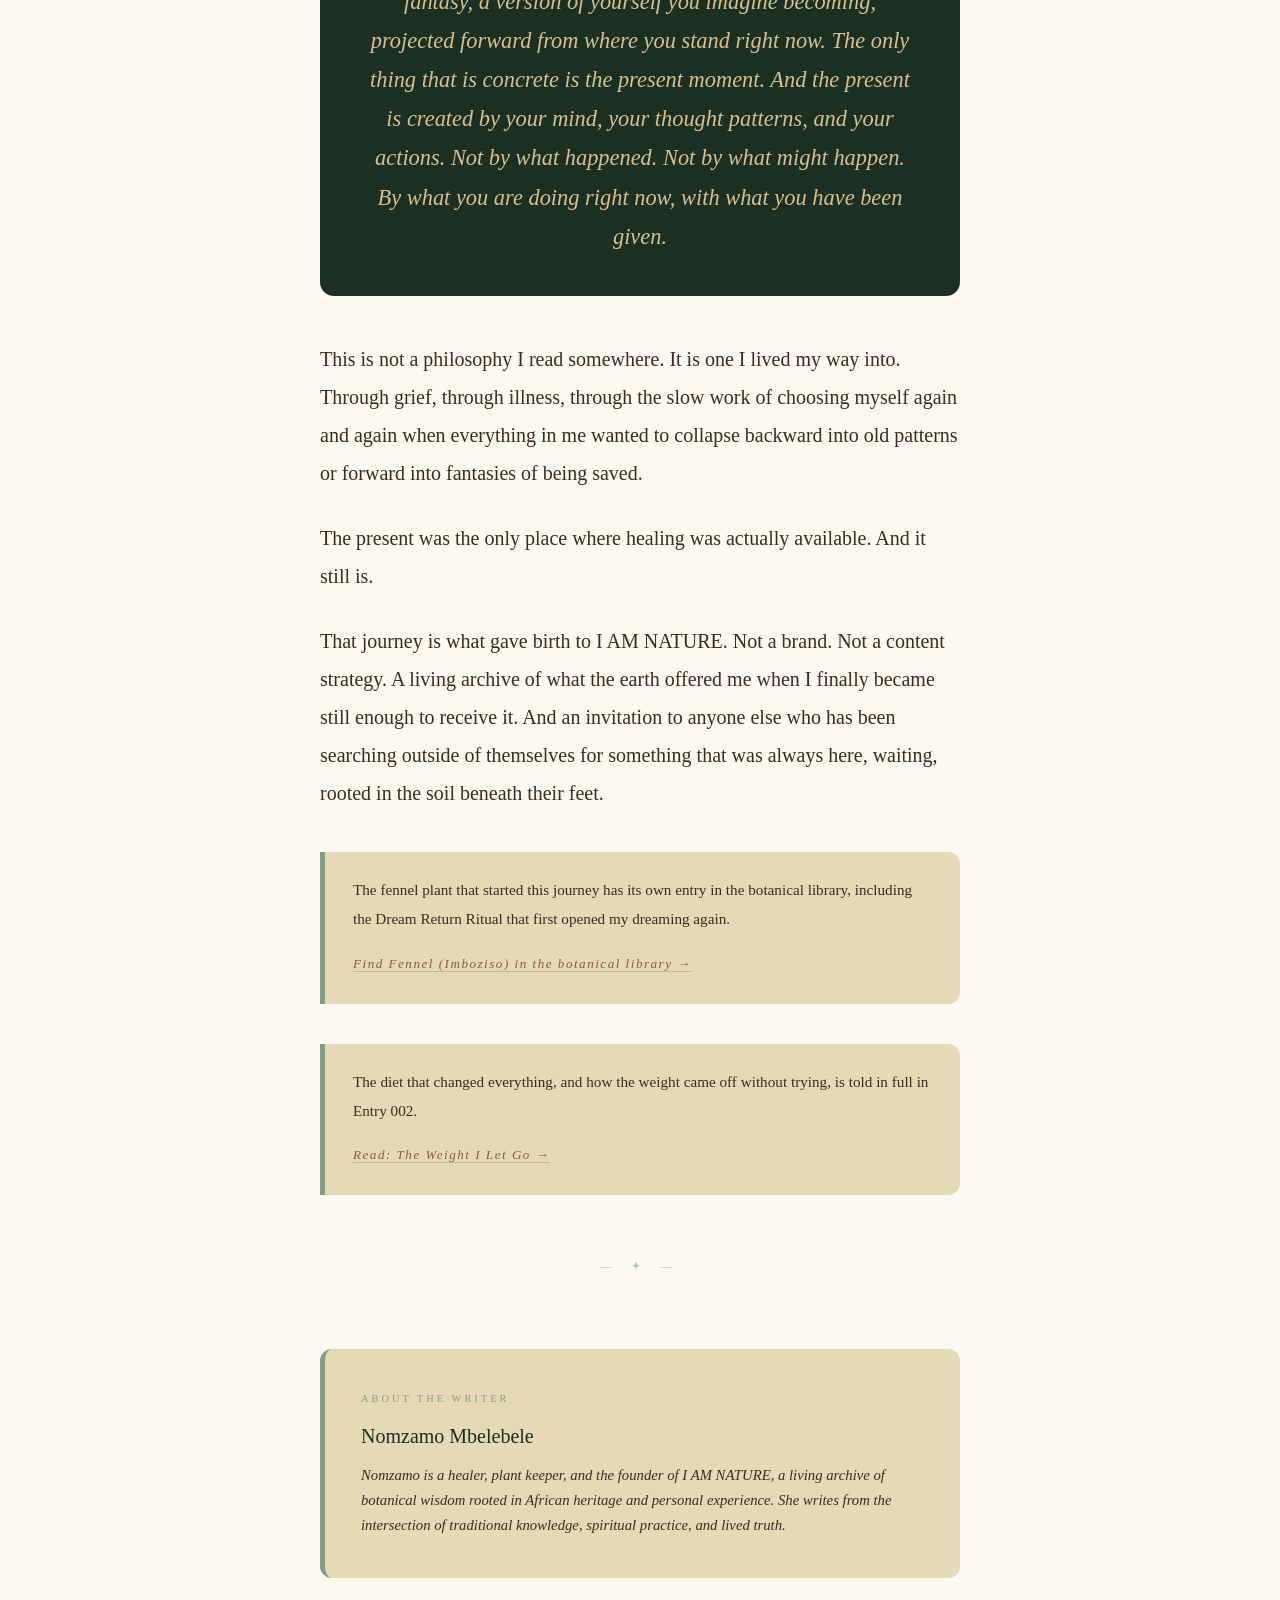
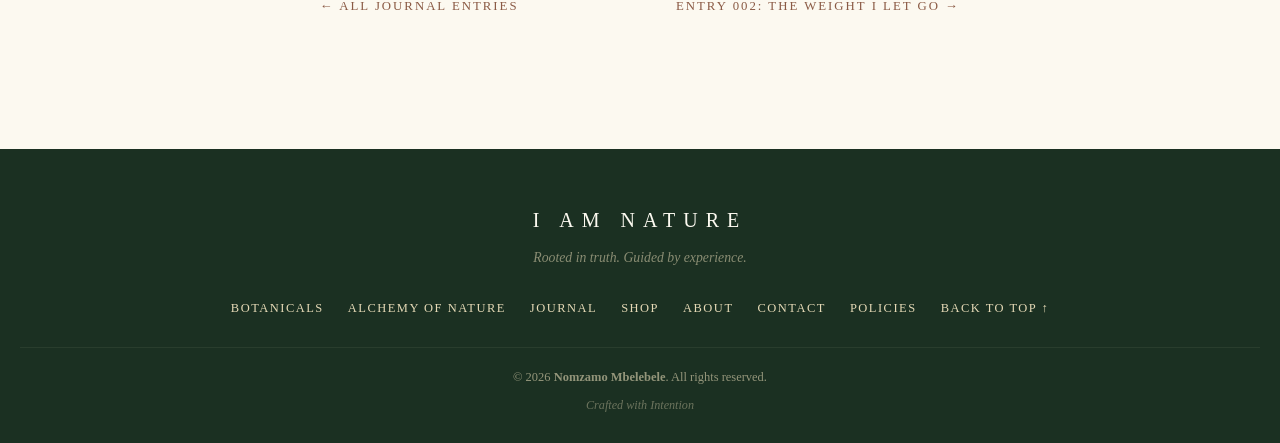
<file: journal-entry-003.html>
<!doctype html>
<html lang="en">
  <head>
    <meta charset="UTF-8" />
    <title>Before the Plant — Journal — I AM NATURE</title>
    <meta name="viewport" content="width=device-width, initial-scale=1.0" />
    <link
      rel="icon"
      type="image/webp"
      sizes="32x32"
      href="images/favicon-32.webp"
    />
    <link
      rel="icon"
      type="image/webp"
      sizes="16x16"
      href="images/favicon-16.webp"
    />
    <link
      rel="stylesheet"
      href="https://fonts.googleapis.com/css2?family=Cormorant+Garamond..."
      rel="stylesheet"
    />
    <link rel="stylesheet" href="styles.css" />
    <style>
      :root {
        --forest: #1b3022;
        --clay: #8a5a44;
        --parchment: #fcf9f0;
        --moss: #849b84;
        --umber: #3e2b1e;
        --gold: #d7c091;
        --sand: #e5d9b6;
      }
      *,
      *::before,
      *::after {
        box-sizing: border-box;
        margin: 0;
        padding: 0;
      }
      html {
        scroll-behavior: smooth;
      }
      body {
        background-color: var(--parchment);
        color: var(--umber);
        font-family: "EB Garamond", Georgia, serif;
        font-size: 20px;
        line-height: 1.9;
      }
      nav {
        background-color: var(--forest);
        display: flex;
        justify-content: space-between;
        align-items: center;
        padding: 22px 50px;
        position: sticky;
        top: 0;
        z-index: 100;
      }
      .nav-logo {
        font-family: "Cormorant Garamond", Georgia, serif;
        font-size: 1rem;
        letter-spacing: 10px;
        text-transform: uppercase;
        color: var(--parchment);
        text-decoration: none;
      }
      .nav-links {
        display: flex;
        gap: 35px;
        list-style: none;
      }
      .nav-links a {
        color: var(--gold);
        text-decoration: none;
        font-size: 14px;
        letter-spacing: 2px;
        text-transform: uppercase;
        transition: color 0.3s;
      }
      .nav-links a:hover {
        color: var(--parchment);
      }

      .page-header {
        background-color: var(--forest);
        text-align: center;
        padding: 90px 20px 75px;
        border-bottom: 1px solid rgba(215, 192, 145, 0.18);
      }
      .page-header .eyebrow {
        display: block;
        text-transform: uppercase;
        letter-spacing: 5px;
        color: var(--moss);
        font-size: 0.72rem;
        margin-bottom: 18px;
        animation: fadeUp 1s ease both;
      }

      .entry-wrapper {
        max-width: 700px;
        margin: 0 auto;
        padding: 80px 30px 60px;
      }
      .entry-meta {
        text-align: center;
        margin-bottom: 55px;
        padding-bottom: 36px;
        border-bottom: 1px solid rgba(138, 90, 68, 0.14);
        animation: fadeUp 1s ease 0.2s both;
      }
      .entry-date {
        display: block;
        font-size: 12px;
        text-transform: uppercase;
        letter-spacing: 3px;
        color: var(--moss);
        margin-bottom: 16px;
      }
      .entry-title {
        font-family: "Cormorant Garamond", Georgia, serif;
        font-size: clamp(1.9rem, 5vw, 2.9rem);
        font-weight: 300;
        color: var(--forest);
        line-height: 1.2;
        margin-bottom: 12px;
      }
      .entry-subtitle {
        font-style: italic;
        color: var(--clay);
        font-size: 1.1rem;
      }
      .entry-body {
        animation: fadeUp 1s ease 0.35s both;
      }
      .entry-body p {
        margin-bottom: 1.35em;
        color: var(--umber);
      }

      .chapter {
        font-family: "Cormorant Garamond", Georgia, serif;
        font-size: 1.35rem;
        font-weight: 400;
        font-style: italic;
        color: var(--clay);
        margin: 52px 0 20px;
        padding-top: 44px;
        border-top: 1px solid rgba(138, 90, 68, 0.14);
      }
      .pull-quote {
        font-family: "Cormorant Garamond", Georgia, serif;
        font-size: clamp(1.3rem, 3vw, 1.75rem);
        font-weight: 300;
        font-style: italic;
        color: var(--forest);
        text-align: center;
        line-height: 1.5;
        padding: 36px 24px;
        margin: 40px 0;
        border-top: 1px solid var(--gold);
        border-bottom: 1px solid var(--gold);
      }
      .breath {
        font-style: italic;
        color: var(--clay);
        display: block;
        text-align: center;
        margin: 0.25em 0;
      }
      .poem-break {
        display: flex;
        flex-direction: column;
        align-items: center;
        text-align: center;
        margin: 44px 0;
        padding: 32px 24px;
        background: linear-gradient(
          135deg,
          rgba(229, 217, 182, 0.35) 0%,
          rgba(252, 249, 240, 0.6) 100%
        );
        border-radius: 12px;
        border: 1px solid rgba(138, 90, 68, 0.12);
      }
      .poem-break span {
        font-family: "Cormorant Garamond", Georgia, serif;
        font-size: clamp(1.15rem, 2.5vw, 1.45rem);
        font-weight: 300;
        font-style: italic;
        color: var(--forest);
        line-height: 1.9;
        display: block;
      }
      .plant-reveal {
        display: block;
        text-align: center;
        font-family: "Cormorant Garamond", Georgia, serif;
        font-size: clamp(1.8rem, 5vw, 2.8rem);
        font-weight: 300;
        color: var(--forest);
        letter-spacing: 4px;
        padding: 34px 0;
        border-top: 1px solid rgba(138, 90, 68, 0.18);
        border-bottom: 1px solid rgba(138, 90, 68, 0.18);
        margin: 40px 0;
      }
      .philosophy-block {
        background-color: var(--forest);
        color: var(--gold);
        border-radius: 14px;
        padding: 40px 44px;
        margin: 44px 0;
        font-family: "Cormorant Garamond", Georgia, serif;
        font-size: clamp(1.15rem, 2vw, 1.4rem);
        font-weight: 300;
        font-style: italic;
        line-height: 1.75;
        text-align: center;
      }
      .philosophy-block .phil-label {
        display: block;
        font-family: "EB Garamond", Georgia, serif;
        font-size: 0.7rem;
        text-transform: uppercase;
        letter-spacing: 4px;
        color: var(--moss);
        margin-bottom: 20px;
        font-style: normal;
      }
      .journal-callout {
        background-color: var(--sand);
        border-left: 5px solid var(--moss);
        border-radius: 0 12px 12px 0;
        padding: 24px 28px;
        margin: 40px 0;
      }
      .journal-callout p {
        margin-bottom: 8px;
        font-size: 0.95rem;
        color: var(--umber);
      }
      .journal-callout a {
        color: var(--clay);
        text-decoration: none;
        font-size: 0.82rem;
        letter-spacing: 1.5px;
        font-style: italic;
        border-bottom: 1px solid rgba(138, 90, 68, 0.3);
        transition: all 0.3s;
      }
      .journal-callout a:hover {
        color: var(--forest);
        border-color: var(--forest);
      }

      .about-writer {
        margin-top: 70px;
        padding: 40px 36px;
        background-color: var(--sand);
        border-radius: 12px;
        border-left: 5px solid var(--moss);
        animation: fadeUp 1s ease 0.5s both;
      }
      .about-writer .label {
        display: block;
        font-size: 0.65rem;
        text-transform: uppercase;
        letter-spacing: 3px;
        color: var(--moss);
        margin-bottom: 8px;
      }
      .about-writer strong {
        display: block;
        font-family: "Cormorant Garamond", Georgia, serif;
        font-size: 1.25rem;
        font-weight: 400;
        color: var(--forest);
        margin-bottom: 8px;
      }
      .about-writer p {
        font-size: 0.92rem;
        color: var(--umber);
        line-height: 1.7;
        font-style: italic;
      }
      .divider {
        text-align: center;
        color: var(--moss);
        letter-spacing: 8px;
        font-size: 0.78rem;
        margin: 60px 0 36px;
        opacity: 0.55;
      }
      .nav-links-bottom {
        display: flex;
        justify-content: space-between;
        align-items: center;
        margin-top: 16px;
        margin-bottom: 70px;
        flex-wrap: wrap;
        gap: 12px;
      }
      .back-link {
        color: var(--clay);
        text-decoration: none;
        font-size: 0.8rem;
        letter-spacing: 2px;
        text-transform: uppercase;
        border-bottom: 1px solid transparent;
        transition: border-color 0.3s;
      }
      .back-link:hover {
        border-color: var(--clay);
      }

      footer {
        background-color: var(--forest);
        color: var(--sand);
        padding: 52px 20px 26px;
        text-align: center;
        font-family: "EB Garamond", Georgia, serif;
      }
      .f-logo {
        font-family: "Cormorant Garamond", Georgia, serif;
        font-size: 1.25rem;
        letter-spacing: 8px;
        color: var(--parchment);
        font-weight: 300;
        margin-bottom: 6px;
      }
      .f-tag {
        font-style: italic;
        font-size: 0.86rem;
        opacity: 0.55;
        margin-bottom: 26px;
      }
      .f-links {
        display: flex;
        justify-content: center;
        gap: 24px;
        margin-bottom: 26px;
        flex-wrap: wrap;
      }
      .f-links a {
        color: var(--sand);
        text-decoration: none;
        font-size: 0.78rem;
        text-transform: uppercase;
        letter-spacing: 1.5px;
        transition: color 0.3s;
      }
      .f-links a:hover {
        color: var(--moss);
      }
      .f-hr {
        border: 0;
        border-top: 1px solid rgba(229, 217, 182, 0.07);
        margin-bottom: 18px;
      }
      .f-copy {
        font-size: 0.78rem;
        opacity: 0.6;
      }
      .f-crafted {
        font-style: italic;
        font-size: 0.76rem;
        opacity: 0.4;
        margin-top: 4px;
      }

      @keyframes fadeUp {
        from {
          opacity: 0;
          transform: translateY(18px);
        }
        to {
          opacity: 1;
          transform: translateY(0);
        }
      }
      @media (max-width: 600px) {
        nav {
          padding: 16px 20px;
        }
        .nav-links {
          gap: 18px;
        }
        .entry-wrapper {
          padding: 55px 20px 40px;
        }
        .pull-quote {
          padding: 28px 16px;
        }
        .about-writer {
          padding: 28px 22px;
        }
        .philosophy-block {
          padding: 28px 24px;
        }
      }

      /* HAMBURGER */
      .hamburger {
        display: none;
        flex-direction: column;
        gap: 5px;
        cursor: pointer;
        background: none;
        border: none;
        padding: 4px;
        z-index: 200;
      }
      .hamburger span {
        display: block;
        width: 24px;
        height: 2px;
        background-color: #d7c091;
        border-radius: 2px;
        transition: all 0.3s ease;
      }
      .hamburger.open span:nth-child(1) {
        transform: translateY(7px) rotate(45deg);
      }
      .hamburger.open span:nth-child(2) {
        opacity: 0;
      }
      .hamburger.open span:nth-child(3) {
        transform: translateY(-7px) rotate(-45deg);
      }
      @media (max-width: 700px) {
        nav {
          padding: 16px 20px !important;
          position: relative;
        }
        .hamburger {
          display: flex;
        }
        .nav-links {
          display: none !important;
          position: absolute;
          top: 100%;
          left: 0;
          right: 0;
          background-color: #1b3022;
          flex-direction: column !important;
          gap: 0 !important;
          padding: 0;
          border-top: 1px solid rgba(215, 192, 145, 0.15);
          z-index: 150;
          box-shadow: 0 8px 24px rgba(0, 0, 0, 0.3);
        }
        .nav-links.open {
          display: flex !important;
        }
        .nav-links li {
          border-bottom: 1px solid rgba(215, 192, 145, 0.08);
        }
        .nav-links a {
          display: block;
          padding: 16px 24px !important;
          font-size: 0.85rem !important;
          letter-spacing: 2px !important;
        }
      }
    </style>
  </head>
  <body>
    <nav>
      <a href="index.html" class="nav-logo">I AM NATURE</a>
      <ul class="nav-links">
        <li><a href="index.html">Botanicals</a></li>
        <li><a href="alchemy.html">Alchemy of Nature</a></li>
        <li><a href="journal.html">Journal</a></li>
        <li><a href="shop.html">Shop</a></li>
        <li><a href="about.html">About</a></li>
        <li><a href="contact.html">Contact</a></li>
      </ul>
      <button class="hamburger" aria-label="Menu">
        <span></span><span></span><span></span>
      </button>
    </nav>

    <div class="page-header">
      <span class="eyebrow">The Journal &nbsp;&middot;&nbsp; Entry 003</span>
    </div>

    <div class="entry-wrapper">
      <div class="entry-meta">
        <span class="entry-date"
          >May 2026 &nbsp;&middot;&nbsp; Origin &amp; Becoming</span
        >
        <h1 class="entry-title">Before the Plant</h1>
        <p class="entry-subtitle">
          On a lifetime of searching, Intwaso, the dreams that were taken, and
          how I AM NATURE was born from the act of coming home to myself.
        </p>
      </div>

      <div class="entry-body">
        <p class="chapter">I. The searching</p>

        <p>
          All my life, I had been searching for something. I didn't know what
          that something was. Only that it existed, only that I hadn't found it
          yet, only that the ache of its absence followed me through every room
          I entered, every faith I tried to inhabit, every name I tried to wear.
        </p>

        <p>
          Looking back now, I understand that what I was really searching for
          was a sense of belonging. A place in this world where I could exist
          fully, without questioning who or what I was.
        </p>

        <p>Because I had always been different.</p>

        <p>
          Even as a child, I was exposed to a world that many people, grown
          adults included, had never experienced. When I slept, I didn't just
          dream. I travelled. I saw places I had never been, people I had never
          met, ancient people, unfamiliar faces who felt strangely known. I was
          shown things that had already happened, long before I was born. And
          sometimes, I was shown things that had not yet happened. And they
          would come to pass.
        </p>

        <p>I saw people for who they were. Things for what they were.</p>

        <p>
          I didn't understand it then. I only knew that I was not like everyone
          else. And because of that, I longed to belong.
        </p>

        <div class="pull-quote">
          So I searched. The way only someone truly lost, and truly alive, knows
          how to search.
        </div>

        <p>
          I moved from church to church. From Amaroma (the Roman Church), to
          Zion, to Faith Mission, to Esheshi (the Anglican Church). Even to
          Islam, where I became Khadijah for a time, believing that perhaps this
          time, in this name, in this structure, I would find what I was looking
          for.
        </p>

        <p>I didn't.</p>

        <p>
          The unfortunate truth is that I kept searching outside of myself for
          something that was never out there to begin with.
        </p>

        <div class="poem-break">
          <span>Maybe that's why nothing ever fit.</span>
          <span
            >Not the churches. Not the names. Not the paths I tried to
            walk.</span
          >
          <span
            >Maybe I was never meant to belong anywhere outside of myself.</span
          >
        </div>

        <p>
          Eventually, that search led me to Intwaso, my sangoma initiation. It
          felt like it would offer answers, a sense of direction, a way forward.
          And in many ways, it did. I learned things I could not have learned
          anywhere else. I was given language for experiences I had carried in
          silence my whole life.
        </p>

        <p>
          But Intwaso also took something from me. Something precious. Something
          that had always been mine.
        </p>

        <p>After my initiation, I could no longer remember my dreams.</p>

        <p class="chapter">
          II. The gift that was taken, and the plant that returned it
        </p>

        <p>
          To understand what that loss meant, you have to understand what my
          dreams had always been. They were not ordinary dreams. They were the
          place where I received guidance. Where my ancestors spoke. Where the
          future arrived in the language of image and feeling, before it became
          reality. My dreaming was not a sleep function. It was a lifeline.
        </p>

        <p>And then it went quiet.</p>

        <p>
          I don't know if Intwaso took it, or if the intensity of the initiation
          simply overwhelmed the channel, or if my body needed time to
          recalibrate. What I know is that I woke up, day after day, to silence
          where there had always been colour and instruction and presence. That
          silence was its own kind of grief.
        </p>

        <span class="breath"
          >And then, one morning, there was a plant on my path to work.</span
        >

        <p>
          It pulled me in for three days before I finally listened. On the third
          day, I stopped. I looked it up. I read everything I could find. And
          what I found was fennel, Imboziso, an ancient herb associated with
          clarity of vision, with the opening of dreaming, with the courage to
          receive what the unconscious is trying to show us.
        </p>

        <p>I brewed it that evening. And that night, I dreamed again.</p>

        <div class="pull-quote">
          A plant I had never sought found me on a footpath and gave me back
          something I thought was gone forever. That was the beginning of
          everything.
        </div>

        <p>
          What followed was not a project or a plan. It was a recognition. If
          this plant could restore something so intimate, so specific to me,
          then the earth had been holding medicine I hadn't known how to
          receive. I began to listen differently. To everything.
        </p>

        <p class="chapter">
          III. The death of my mother. The illness. The return.
        </p>

        <p>
          The death of my mother became a subtle trigger. Not the cause of what
          came after, but the awakening of something that had already been
          living inside me, waiting. What followed was a series of events that
          nearly broke me. I came close to losing my mind. Eventually, I
          surrendered. First to what I thought would save me, and later, to
          something deeper.
        </p>

        <p>My illness was never caused by my mother's passing.</p>

        <p>
          It was caused by the emotions I had been carrying long before she
          left. Her death simply brought them to the surface. The grief cracked
          something open that had been sealed for years. What poured out was
          everything I had never allowed myself to feel.
        </p>

        <p>
          Three years later, I made a decision that would change everything.
        </p>

        <span class="plant-reveal">I chose myself.</span>

        <p>
          I walked away from a ten-year relationship that had brought me more
          unhappiness than joy. Eight years of disconnection, two years of
          happiness. Even those two were not enough to justify the slow erasure
          of who I was. Leaving was not easy. But it was necessary. That was the
          final shift.
        </p>

        <p>
          From there, everything began to change. I changed my diet. I changed
          my perspective. I changed what I put into my body. Not to lose weight,
          not to become something new, but to cleanse and purify. To make room.
          To return to myself.
        </p>

        <p>
          The weight loss was incidental. An accident of choosing myself. I had
          spent years trying to lose it: pills, juices, exercise programmes,
          effort layered on top of effort. Nothing worked. And then, when I
          wasn't trying at all, when I made a decision about my spiritual self
          and changed my diet for reasons that had nothing to do with a number
          on a scale, it simply fell away.
        </p>

        <div class="pull-quote">
          What you cannot force, you can sometimes simply outgrow.
        </div>

        <p>
          The body does not lie. It reflects exactly what is happening within.
          When I finally stopped carrying what didn't belong to me, emotionally,
          spiritually, relationally, my body released what didn't belong to it
          either.
        </p>

        <p class="chapter">IV. What I now believe</p>

        <p>
          This journey changed not only my body and my practice. It changed the
          way I understand time itself.
        </p>

        <div class="philosophy-block">
          <span class="phil-label">A Philosophy of the Present</span>
          I no longer believe in the past and the future in the way I once did.
          The past is memory, nothing more, nothing less. You cannot go there.
          It lives only in the mind. The future is a fantasy, a version of
          yourself you imagine becoming, projected forward from where you stand
          right now. The only thing that is concrete is the present moment. And
          the present is created by your mind, your thought patterns, and your
          actions. Not by what happened. Not by what might happen. By what you
          are doing right now, with what you have been given.
        </div>

        <p>
          This is not a philosophy I read somewhere. It is one I lived my way
          into. Through grief, through illness, through the slow work of
          choosing myself again and again when everything in me wanted to
          collapse backward into old patterns or forward into fantasies of being
          saved.
        </p>

        <p>
          The present was the only place where healing was actually available.
          And it still is.
        </p>

        <p>
          That journey is what gave birth to I AM NATURE. Not a brand. Not a
          content strategy. A living archive of what the earth offered me when I
          finally became still enough to receive it. And an invitation to anyone
          else who has been searching outside of themselves for something that
          was always here, waiting, rooted in the soil beneath their feet.
        </p>

        <div class="journal-callout">
          <p>
            The fennel plant that started this journey has its own entry in the
            botanical library, including the Dream Return Ritual that first
            opened my dreaming again.
          </p>
          <a href="index.html"
            >Find Fennel (Imboziso) in the botanical library &rarr;</a
          >
        </div>

        <div class="journal-callout" style="margin-top: 16px">
          <p>
            The diet that changed everything, and how the weight came off
            without trying, is told in full in Entry 002.
          </p>
          <a href="journal-entry-002.html">Read: The Weight I Let Go &rarr;</a>
        </div>
      </div>

      <div class="divider">&#8212; &#10022; &#8212;</div>

      <div class="about-writer">
        <span class="label">About the Writer</span>
        <strong>Nomzamo Mbelebele</strong>
        <p>
          Nomzamo is a healer, plant keeper, and the founder of I AM NATURE, a
          living archive of botanical wisdom rooted in African heritage and
          personal experience. She writes from the intersection of traditional
          knowledge, spiritual practice, and lived truth.
        </p>
      </div>

      <div class="nav-links-bottom">
        <a href="journal.html" class="back-link">&larr; All Journal Entries</a>
        <a href="journal-entry-002.html" class="back-link"
          >Entry 002: The Weight I Let Go &rarr;</a
        >
      </div>
    </div>

    <footer>
      <div class="f-logo">I AM NATURE</div>
      <p class="f-tag">Rooted in truth. Guided by experience.</p>
      <div class="f-links">
        <a href="index.html">Botanicals</a>
        <a href="alchemy.html">Alchemy of Nature</a>
        <a href="journal.html">Journal</a>
        <a href="shop.html">Shop</a>
        <a href="about.html">About</a>
        <a href="contact.html">Contact</a>
        <a href="policies.html">Policies</a>
        <a href="#">Back to Top &uarr;</a>
      </div>
      <hr class="f-hr" />
      <p class="f-copy">
        &copy; 2026 <strong>Nomzamo Mbelebele</strong>. All rights reserved.
      </p>
      <p class="f-crafted">Crafted with Intention</p>
    </footer>

    <script>
      (function () {
        var btn = document.querySelector(".hamburger");
        var menu = document.querySelector(".nav-links");
        if (btn && menu) {
          btn.addEventListener("click", function () {
            btn.classList.toggle("open");
            menu.classList.toggle("open");
          });
          document.addEventListener("click", function (e) {
            if (!btn.contains(e.target) && !menu.contains(e.target)) {
              btn.classList.remove("open");
              menu.classList.remove("open");
            }
          });
        }
      })();
    </script>

    <!-- Loading bar + Service Worker -->
    <style>
      #ian-loader {
        position: fixed;
        top: 0;
        left: 0;
        width: 0%;
        height: 3px;
        background: linear-gradient(90deg, #849b84, #d7c091);
        z-index: 9999;
        transition:
          width 0.25s ease,
          opacity 0.4s ease;
        opacity: 0;
        pointer-events: none;
      }
      #ian-loader.active {
        opacity: 1;
      }
    </style>
    <div id="ian-loader"></div>
    <script>
      (function () {
        var loader = document.getElementById("ian-loader");
        var timer,
          width = 0;
        function startLoader() {
          if (!loader) return;
          width = 0;
          loader.style.width = "0%";
          loader.classList.add("active");
          timer = setInterval(function () {
            if (width < 85) {
              width += (85 - width) * 0.08;
              loader.style.width = width + "%";
            }
          }, 80);
        }
        function finishLoader() {
          if (!loader) return;
          clearInterval(timer);
          loader.style.width = "100%";
          setTimeout(function () {
            loader.classList.remove("active");
            loader.style.width = "0%";
          }, 400);
        }
        var slowTimer = setTimeout(function () {
          if (document.readyState !== "complete") startLoader();
        }, 300);
        window.addEventListener("load", function () {
          clearTimeout(slowTimer);
          if (loader && loader.classList.contains("active")) finishLoader();
        });
        document.addEventListener("click", function (e) {
          var a = e.target.closest("a");
          if (!a) return;
          var href = a.getAttribute("href");
          if (!href) return;
          if (
            href.startsWith("#") ||
            href.startsWith("mailto:") ||
            href.startsWith("tel:") ||
            href.startsWith("https://") ||
            href.startsWith("http://")
          )
            return;
          startLoader();
        });
        if ("serviceWorker" in navigator) {
          window.addEventListener("load", function () {
            navigator.serviceWorker.register("/sw.js").catch(function (err) {
              console.log("SW registration failed:", err);
            });
          });
        }
      })();
    </script>
  </body>
</html>
</file>
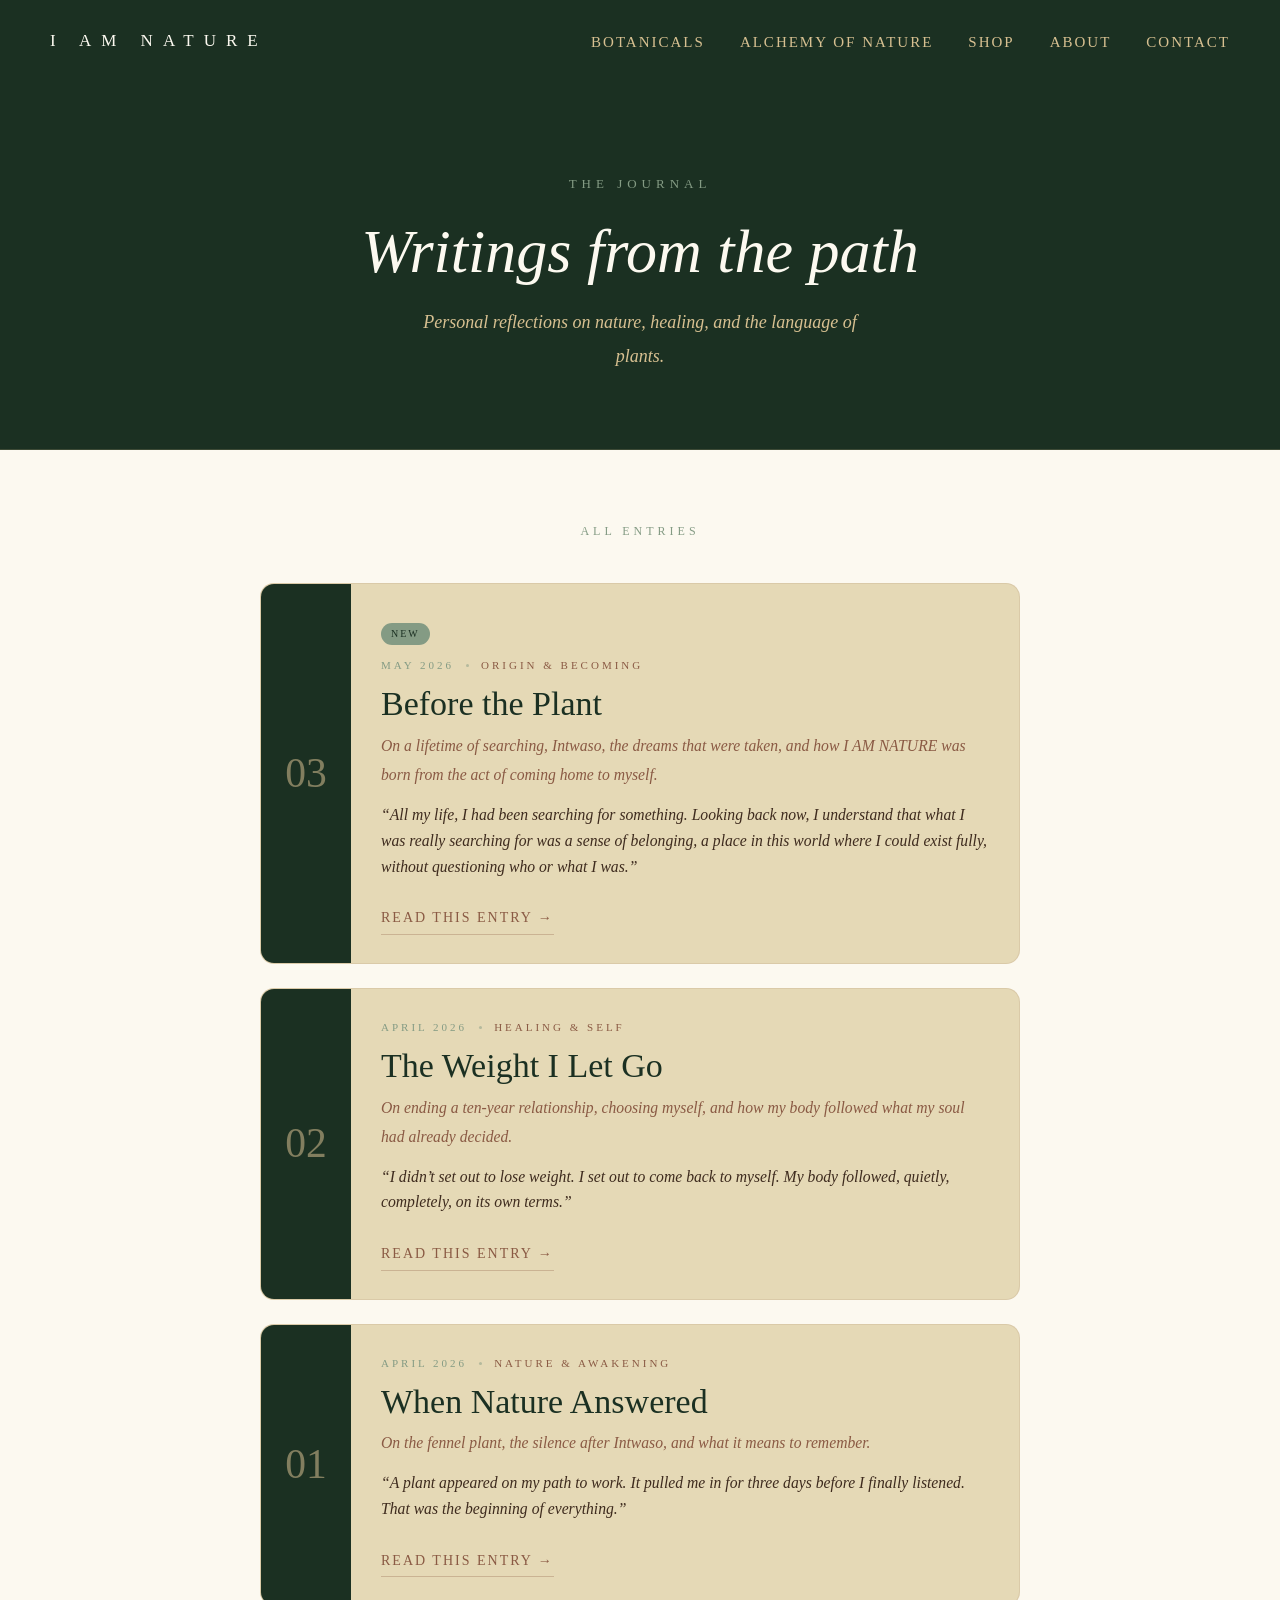
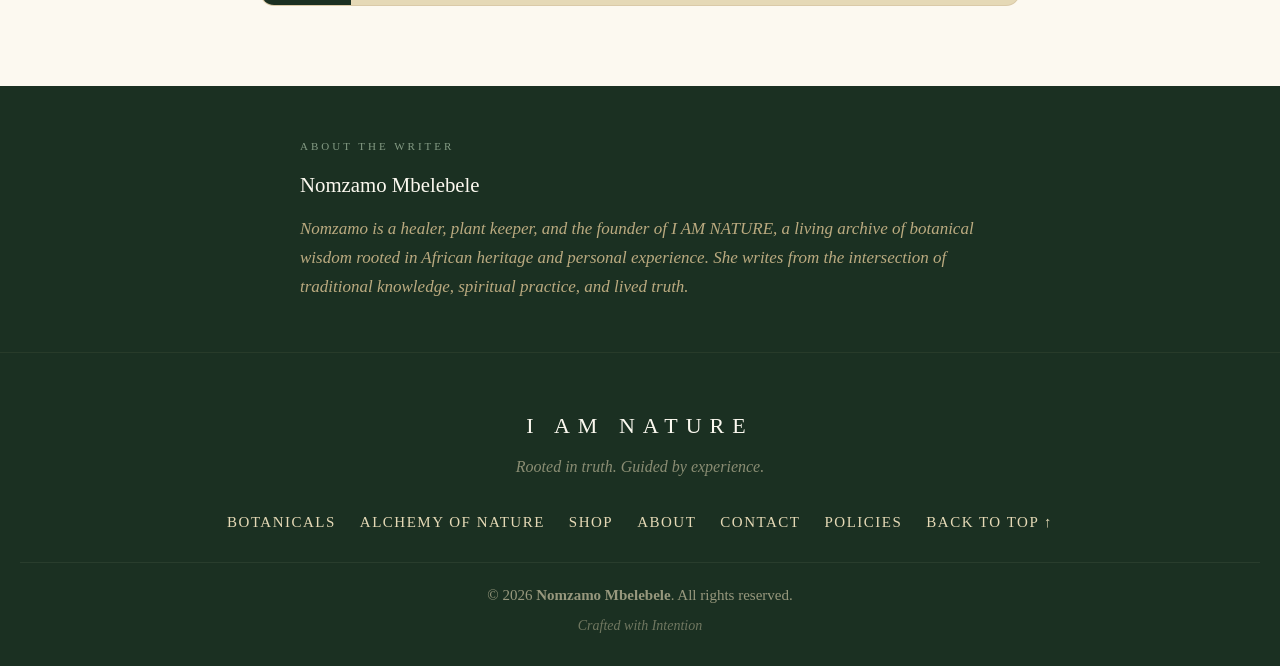
<file: journal.html>
<!doctype html>
<html lang="en">
  <head>
    <meta charset="UTF-8" />
    <title>Journal &#8212; I AM NATURE</title>
    <meta name="viewport" content="width=device-width, initial-scale=1.0" />
    <link
      rel="icon"
      type="image/webp"
      sizes="32x32"
      href="images/favicon-32.webp"
    />
    <link
      rel="icon"
      type="image/webp"
      sizes="16x16"
      href="images/favicon-16.webp"
    />
    <link
      rel="stylesheet"
      href="https://fonts.googleapis.com/css2?family=Cormorant+Garamond..."
      rel="stylesheet"
    />
    <link rel="stylesheet" href="styles.css" />
    <style>
      :root {
        --forest: #1b3022;
        --clay: #8a5a44;
        --parchment: #fcf9f0;
        --moss: #849b84;
        --umber: #3e2b1e;
        --gold: #d7c091;
        --sand: #e5d9b6;
      }
      *,
      *::before,
      *::after {
        box-sizing: border-box;
        margin: 0;
        padding: 0;
      }
      html {
        scroll-behavior: smooth;
      }
      body {
        background-color: var(--parchment);
        color: var(--umber);
        font-family: "EB Garamond", Georgia, serif;
        font-size: 20px;
        line-height: 1.88;
      }
      nav {
        background-color: var(--forest);
        display: flex;
        justify-content: space-between;
        align-items: center;
        padding: 22px 50px;
        position: sticky;
        top: 0;
        z-index: 100;
      }
      .nav-logo {
        font-family: "Cormorant Garamond", Georgia, serif;
        font-size: 17px;
        letter-spacing: 10px;
        text-transform: uppercase;
        color: var(--parchment);
        text-decoration: none;
      }
      .nav-links {
        display: flex;
        gap: 35px;
        list-style: none;
      }
      .nav-links a {
        color: var(--gold);
        text-decoration: none;
        font-size: 15px;
        letter-spacing: 2px;
        text-transform: uppercase;
        transition: color 0.3s;
      }
      .nav-links a:hover {
        color: var(--parchment);
      }

      .page-header {
        background-color: var(--forest);
        text-align: center;
        padding: 90px 20px 75px;
        border-bottom: 1px solid rgba(215, 192, 145, 0.18);
      }
      .page-header .eyebrow {
        display: block;
        text-transform: uppercase;
        letter-spacing: 5px;
        color: var(--moss);
        font-size: 13px;
        margin-bottom: 18px;
        animation: fadeUp 1s ease both;
      }
      .page-header h1 {
        font-family: "Cormorant Garamond", Georgia, serif;
        font-size: clamp(38px, 6vw, 62px);
        font-weight: 300;
        font-style: italic;
        color: var(--parchment);
        line-height: 1.2;
        margin-bottom: 18px;
        animation: fadeUp 1s ease 0.15s both;
      }
      .page-header p {
        color: var(--gold);
        font-style: italic;
        font-size: 18px;
        max-width: 460px;
        margin: 0 auto;
        animation: fadeUp 1s ease 0.3s both;
      }

      .entries-wrapper {
        max-width: 820px;
        margin: 0 auto;
        padding: 70px 30px 80px;
      }
      .entries-label {
        display: block;
        font-size: 12px;
        text-transform: uppercase;
        letter-spacing: 4px;
        color: var(--moss);
        margin-bottom: 40px;
        text-align: center;
      }
      .entry-cards {
        display: flex;
        flex-direction: column;
        gap: 24px;
      }

      .entry-card {
        display: grid;
        grid-template-columns: 90px 1fr;
        background-color: var(--sand);
        border-radius: 14px;
        border: 1px solid rgba(138, 90, 68, 0.12);
        overflow: hidden;
        text-decoration: none;
        color: inherit;
        transition:
          transform 0.25s ease,
          box-shadow 0.25s ease;
      }
      .entry-card:hover {
        transform: translateY(-5px);
        box-shadow: 0 12px 36px rgba(62, 43, 30, 0.13);
      }
      .entry-card:hover .entry-read {
        color: var(--forest);
        border-color: var(--forest);
      }

      .entry-num-col {
        background-color: var(--forest);
        display: flex;
        align-items: center;
        justify-content: center;
        padding: 24px 16px;
      }
      .entry-num {
        font-family: "Cormorant Garamond", Georgia, serif;
        font-size: 2.6rem;
        font-weight: 300;
        color: rgba(215, 192, 145, 0.55);
        line-height: 1;
      }
      .entry-body-col {
        padding: 28px 30px;
      }
      .entry-meta-row {
        display: flex;
        align-items: center;
        gap: 12px;
        margin-bottom: 8px;
      }
      .entry-date-tag {
        font-size: 11px;
        text-transform: uppercase;
        letter-spacing: 3px;
        color: var(--moss);
      }
      .entry-dot {
        width: 3px;
        height: 3px;
        border-radius: 50%;
        background: var(--moss);
        opacity: 0.5;
        flex-shrink: 0;
      }
      .entry-category {
        font-size: 11px;
        text-transform: uppercase;
        letter-spacing: 3px;
        color: var(--clay);
      }
      .entry-title-card {
        font-family: "Cormorant Garamond", Georgia, serif;
        font-size: clamp(26px, 3.5vw, 34px);
        font-weight: 300;
        color: var(--forest);
        line-height: 1.2;
        margin-bottom: 6px;
      }
      .entry-subtitle-card {
        font-style: italic;
        color: var(--clay);
        font-size: 0.98rem;
        margin-bottom: 12px;
        display: block;
      }
      .entry-pull {
        font-style: italic;
        color: var(--umber);
        font-size: 0.98rem;
        line-height: 1.65;
        margin-bottom: 18px;
      }
      .entry-read {
        display: inline-block;
        color: var(--clay);
        text-decoration: none;
        font-size: 14px;
        letter-spacing: 2px;
        text-transform: uppercase;
        border-bottom: 1px solid rgba(138, 90, 68, 0.3);
        transition: all 0.3s;
        padding-bottom: 2px;
      }

      /* NEW ENTRY badge */
      .entry-new {
        display: inline-block;
        font-size: 10px;
        text-transform: uppercase;
        letter-spacing: 2px;
        background-color: var(--moss);
        color: var(--forest);
        padding: 2px 10px;
        border-radius: 20px;
        margin-bottom: 10px;
      }

      .about-strip {
        background-color: var(--forest);
        padding: 50px 30px;
      }
      .about-strip-inner {
        max-width: 680px;
        margin: 0 auto;
      }
      .about-text .label {
        display: block;
        font-size: 11px;
        text-transform: uppercase;
        letter-spacing: 3px;
        color: var(--moss);
        margin-bottom: 8px;
      }
      .about-text strong {
        display: block;
        font-family: "Cormorant Garamond", Georgia, serif;
        font-size: 1.3rem;
        font-weight: 400;
        color: var(--parchment);
        margin-bottom: 10px;
      }
      .about-text p {
        font-size: 17px;
        color: var(--gold);
        line-height: 1.72;
        font-style: italic;
        opacity: 0.85;
      }

      footer {
        background-color: var(--forest);
        color: var(--sand);
        padding: 52px 20px 26px;
        text-align: center;
        font-family: "EB Garamond", Georgia, serif;
        border-top: 1px solid rgba(215, 192, 145, 0.07);
      }
      .f-logo {
        font-family: "Cormorant Garamond", Georgia, serif;
        font-size: 22px;
        letter-spacing: 8px;
        color: var(--parchment);
        font-weight: 300;
        margin-bottom: 6px;
      }
      .f-tag {
        font-style: italic;
        font-size: 16px;
        opacity: 0.55;
        margin-bottom: 26px;
      }
      .f-links {
        display: flex;
        justify-content: center;
        gap: 24px;
        margin-bottom: 26px;
        flex-wrap: wrap;
      }
      .f-links a {
        color: var(--sand);
        text-decoration: none;
        font-size: 15px;
        text-transform: uppercase;
        letter-spacing: 1.5px;
        transition: color 0.3s;
      }
      .f-links a:hover {
        color: var(--moss);
      }
      .f-hr {
        border: 0;
        border-top: 1px solid rgba(229, 217, 182, 0.07);
        margin-bottom: 18px;
      }
      .f-copy {
        font-size: 15px;
        opacity: 0.62;
      }
      .f-crafted {
        font-style: italic;
        font-size: 14px;
        opacity: 0.42;
        margin-top: 4px;
      }

      @keyframes fadeUp {
        from {
          opacity: 0;
          transform: translateY(18px);
        }
        to {
          opacity: 1;
          transform: translateY(0);
        }
      }
      @media (max-width: 600px) {
        nav {
          padding: 16px 20px;
        }
        .nav-links {
          gap: 18px;
        }
        .entries-wrapper {
          padding: 50px 18px 60px;
        }
        .entry-card {
          grid-template-columns: 60px 1fr;
        }
        .entry-num {
          font-size: 1.8rem;
        }
        .entry-body-col {
          padding: 22px 20px;
        }
        .about-strip {
          padding: 40px 20px;
        }
      }
      .hamburger {
        display: none;
        flex-direction: column;
        gap: 5px;
        cursor: pointer;
        background: none;
        border: none;
        padding: 4px;
        z-index: 200;
      }
      .hamburger span {
        display: block;
        width: 24px;
        height: 2px;
        background-color: #d7c091;
        border-radius: 2px;
        transition: all 0.3s ease;
      }
      .hamburger.open span:nth-child(1) {
        transform: translateY(7px) rotate(45deg);
      }
      .hamburger.open span:nth-child(2) {
        opacity: 0;
      }
      .hamburger.open span:nth-child(3) {
        transform: translateY(-7px) rotate(-45deg);
      }
      @media (max-width: 700px) {
        nav {
          padding: 16px 20px !important;
          position: relative;
        }
        .hamburger {
          display: flex;
        }
        .nav-links {
          display: none !important;
          position: absolute;
          top: 100%;
          left: 0;
          right: 0;
          background-color: #1b3022;
          flex-direction: column !important;
          gap: 0 !important;
          padding: 0;
          border-top: 1px solid rgba(215, 192, 145, 0.15);
          z-index: 150;
          box-shadow: 0 8px 24px rgba(0, 0, 0, 0.3);
        }
        .nav-links.open {
          display: flex !important;
        }
        .nav-links li {
          border-bottom: 1px solid rgba(215, 192, 145, 0.08);
        }
        .nav-links a {
          display: block;
          padding: 16px 24px !important;
          font-size: 0.85rem !important;
          letter-spacing: 2px !important;
        }
      }
    </style>
  </head>
  <body>
    <nav>
      <a href="index.html" class="nav-logo">I AM NATURE</a>
      <ul class="nav-links">
        <li><a href="index.html">Botanicals</a></li>
        <li><a href="alchemy.html">Alchemy of Nature</a></li>
        <li><a href="shop.html">Shop</a></li>
        <li><a href="about.html">About</a></li>
        <li><a href="contact.html">Contact</a></li>
      </ul>
      <button class="hamburger" aria-label="Menu">
        <span></span><span></span><span></span>
      </button>
    </nav>

    <div class="page-header">
      <span class="eyebrow">The Journal</span>
      <h1>Writings from the path</h1>
      <p>
        Personal reflections on nature, healing, and the language of plants.
      </p>
    </div>

    <div class="entries-wrapper">
      <span class="entries-label">All Entries</span>
      <div class="entry-cards">
        <!-- ENTRY 003 — newest -->
        <a href="journal-entry-003.html" class="entry-card">
          <div class="entry-num-col"><span class="entry-num">03</span></div>
          <div class="entry-body-col">
            <span class="entry-new">New</span>
            <div class="entry-meta-row">
              <span class="entry-date-tag">May 2026</span>
              <span class="entry-dot"></span>
              <span class="entry-category">Origin &amp; Becoming</span>
            </div>
            <h2 class="entry-title-card">Before the Plant</h2>
            <span class="entry-subtitle-card"
              >On a lifetime of searching, Intwaso, the dreams that were taken,
              and how I AM NATURE was born from the act of coming home to
              myself.</span
            >
            <p class="entry-pull">
              &ldquo;All my life, I had been searching for something. Looking
              back now, I understand that what I was really searching for was a
              sense of belonging, a place in this world where I could exist
              fully, without questioning who or what I was.&rdquo;
            </p>
            <span class="entry-read">Read this entry &rarr;</span>
          </div>
        </a>

        <!-- ENTRY 002 -->
        <a href="journal-entry-002.html" class="entry-card">
          <div class="entry-num-col"><span class="entry-num">02</span></div>
          <div class="entry-body-col">
            <div class="entry-meta-row">
              <span class="entry-date-tag">April 2026</span>
              <span class="entry-dot"></span>
              <span class="entry-category">Healing &amp; Self</span>
            </div>
            <h2 class="entry-title-card">The Weight I Let Go</h2>
            <span class="entry-subtitle-card"
              >On ending a ten-year relationship, choosing myself, and how my
              body followed what my soul had already decided.</span
            >
            <p class="entry-pull">
              &ldquo;I didn&rsquo;t set out to lose weight. I set out to come
              back to myself. My body followed, quietly, completely, on its own
              terms.&rdquo;
            </p>
            <span class="entry-read">Read this entry &rarr;</span>
          </div>
        </a>

        <!-- ENTRY 001 -->
        <a href="journal-entry-001.html" class="entry-card">
          <div class="entry-num-col"><span class="entry-num">01</span></div>
          <div class="entry-body-col">
            <div class="entry-meta-row">
              <span class="entry-date-tag">April 2026</span>
              <span class="entry-dot"></span>
              <span class="entry-category">Nature &amp; Awakening</span>
            </div>
            <h2 class="entry-title-card">When Nature Answered</h2>
            <span class="entry-subtitle-card"
              >On the fennel plant, the silence after Intwaso, and what it means
              to remember.</span
            >
            <p class="entry-pull">
              &ldquo;A plant appeared on my path to work. It pulled me in for
              three days before I finally listened. That was the beginning of
              everything.&rdquo;
            </p>
            <span class="entry-read">Read this entry &rarr;</span>
          </div>
        </a>
      </div>
    </div>

    <div class="about-strip">
      <div class="about-strip-inner">
        <div class="about-text">
          <span class="label">About the Writer</span>
          <strong>Nomzamo Mbelebele</strong>
          <p>
            Nomzamo is a healer, plant keeper, and the founder of I AM NATURE, a
            living archive of botanical wisdom rooted in African heritage and
            personal experience. She writes from the intersection of traditional
            knowledge, spiritual practice, and lived truth.
          </p>
        </div>
      </div>
    </div>

    <footer>
      <div class="f-logo">I AM NATURE</div>
      <p class="f-tag">Rooted in truth. Guided by experience.</p>
      <div class="f-links">
        <a href="index.html">Botanicals</a>
        <a href="alchemy.html">Alchemy of Nature</a>
        <a href="shop.html">Shop</a>
        <a href="about.html">About</a>
        <a href="contact.html">Contact</a>
        <a href="policies.html">Policies</a>
        <a href="#">Back to Top &uarr;</a>
      </div>
      <hr class="f-hr" />
      <p class="f-copy">
        &copy; 2026 <strong>Nomzamo Mbelebele</strong>. All rights reserved.
      </p>
      <p class="f-crafted">Crafted with Intention</p>
    </footer>

    <script>
      (function () {
        var btn = document.querySelector(".hamburger");
        var menu = document.querySelector(".nav-links");
        if (btn && menu) {
          btn.addEventListener("click", function () {
            btn.classList.toggle("open");
            menu.classList.toggle("open");
          });
          document.addEventListener("click", function (e) {
            if (!btn.contains(e.target) && !menu.contains(e.target)) {
              btn.classList.remove("open");
              menu.classList.remove("open");
            }
          });
        }
      })();
    </script>

    <!-- Loading bar + Service Worker -->
    <style>
      #ian-loader {
        position: fixed;
        top: 0;
        left: 0;
        width: 0%;
        height: 3px;
        background: linear-gradient(90deg, #849b84, #d7c091);
        z-index: 9999;
        transition:
          width 0.25s ease,
          opacity 0.4s ease;
        opacity: 0;
        pointer-events: none;
      }
      #ian-loader.active {
        opacity: 1;
      }
    </style>
    <div id="ian-loader"></div>
    <script>
      (function () {
        var loader = document.getElementById("ian-loader");
        var timer,
          width = 0;
        function startLoader() {
          if (!loader) return;
          width = 0;
          loader.style.width = "0%";
          loader.classList.add("active");
          timer = setInterval(function () {
            if (width < 85) {
              width += (85 - width) * 0.08;
              loader.style.width = width + "%";
            }
          }, 80);
        }
        function finishLoader() {
          if (!loader) return;
          clearInterval(timer);
          loader.style.width = "100%";
          setTimeout(function () {
            loader.classList.remove("active");
            loader.style.width = "0%";
          }, 400);
        }
        var slowTimer = setTimeout(function () {
          if (document.readyState !== "complete") startLoader();
        }, 300);
        window.addEventListener("load", function () {
          clearTimeout(slowTimer);
          if (loader && loader.classList.contains("active")) finishLoader();
        });
        document.addEventListener("click", function (e) {
          var a = e.target.closest("a");
          if (!a) return;
          var href = a.getAttribute("href");
          if (!href) return;
          if (
            href.startsWith("#") ||
            href.startsWith("mailto:") ||
            href.startsWith("tel:") ||
            href.startsWith("https://") ||
            href.startsWith("http://")
          )
            return;
          startLoader();
        });
        if ("serviceWorker" in navigator) {
          window.addEventListener("load", function () {
            navigator.serviceWorker.register("/sw.js").catch(function (err) {
              console.log("SW registration failed:", err);
            });
          });
        }
      })();
    </script>
  </body>
</html>
</file>
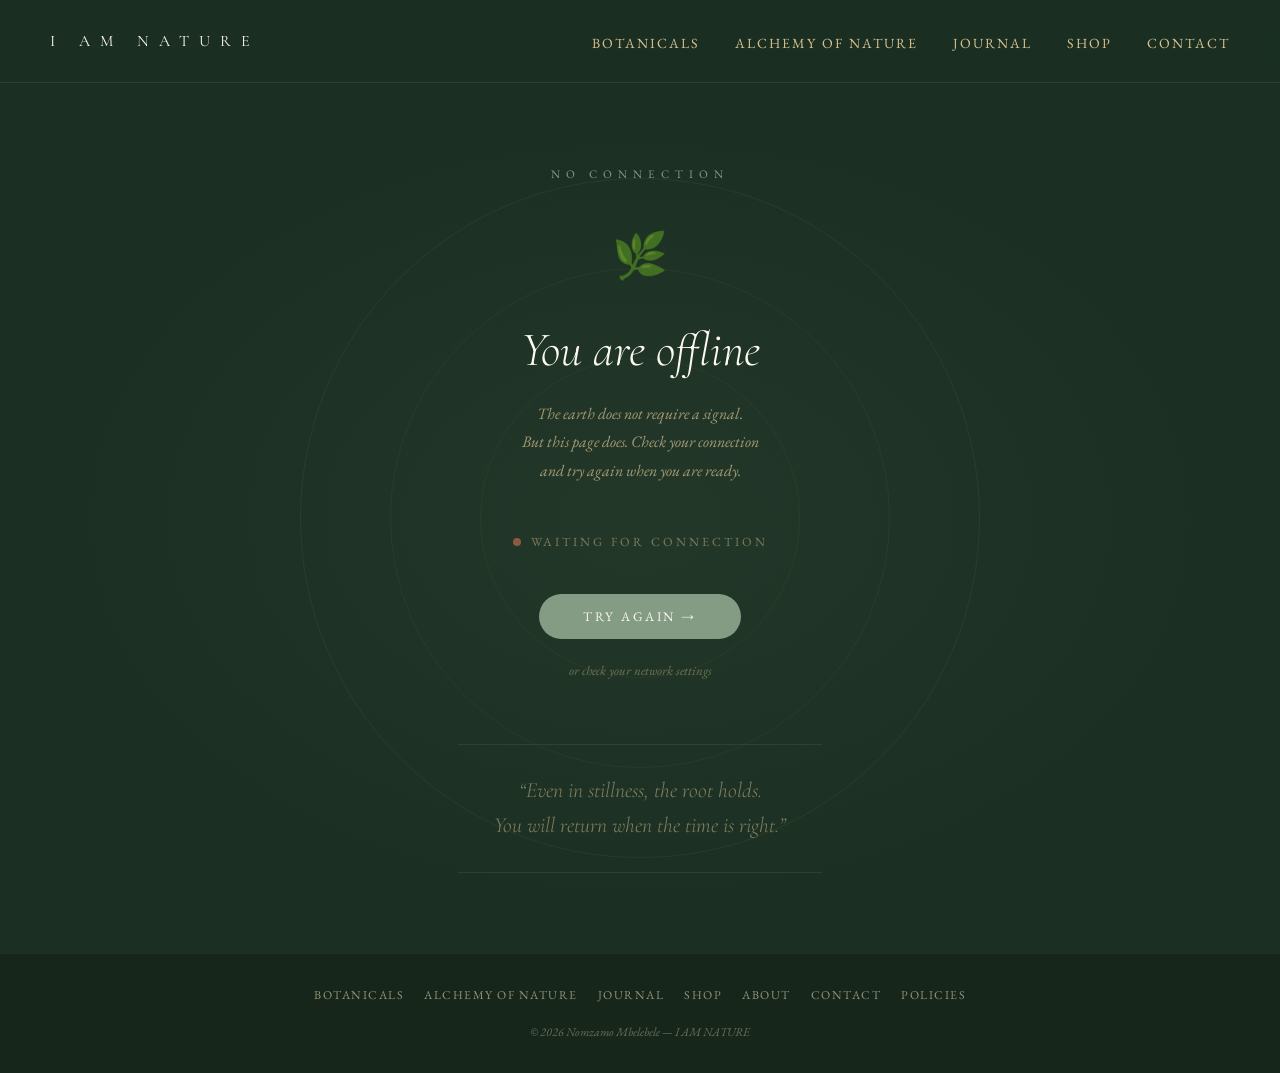
<file: offline.html>
<!doctype html>
<html lang="en">
  <head>
    <meta charset="UTF-8" />
    <title>You Are Offline — I AM NATURE</title>
    <meta name="viewport" content="width=device-width, initial-scale=1.0" />
    <link
      rel="icon"
      type="image/webp"
      sizes="32x32"
      href="images/favicon-32.webp"
    />
    <link
      rel="icon"
      type="image/webp"
      sizes="16x16"
      href="images/favicon-16.webp"
    />
    <link
      href="https://fonts.googleapis.com/css2?family=Cormorant+Garamond:ital,wght@0,300;0,400;1,300;1,400&family=EB+Garamond:ital,wght@0,400;1,400&display=swap"
      rel="stylesheet"
    />
    <style>
      :root {
        --forest: #1b3022;
        --clay: #8a5a44;
        --parchment: #fcf9f0;
        --moss: #849b84;
        --umber: #3e2b1e;
        --gold: #d7c091;
        --sand: #e5d9b6;
      }
      *,
      *::before,
      *::after {
        box-sizing: border-box;
        margin: 0;
        padding: 0;
      }
      html {
        scroll-behavior: smooth;
      }

      body {
        background-color: var(--forest);
        color: var(--parchment);
        font-family: "EB Garamond", Georgia, serif;
        font-size: 20px;
        line-height: 1.9;
        min-height: 100vh;
        display: flex;
        flex-direction: column;
      }

      /* NAV */
      nav {
        background-color: rgba(27, 48, 34, 0.85);
        display: flex;
        justify-content: space-between;
        align-items: center;
        padding: 22px 50px;
        border-bottom: 1px solid rgba(215, 192, 145, 0.1);
        backdrop-filter: blur(8px);
      }
      .nav-logo {
        font-family: "Cormorant Garamond", Georgia, serif;
        font-size: 1rem;
        letter-spacing: 10px;
        text-transform: uppercase;
        color: var(--parchment);
        text-decoration: none;
      }
      .nav-links {
        display: flex;
        gap: 35px;
        list-style: none;
      }
      .nav-links a {
        color: var(--gold);
        text-decoration: none;
        font-size: 14px;
        letter-spacing: 2px;
        text-transform: uppercase;
        transition: color 0.3s;
      }
      .nav-links a:hover {
        color: var(--parchment);
      }

      /* MAIN */
      .offline-main {
        flex: 1;
        display: flex;
        flex-direction: column;
        align-items: center;
        justify-content: center;
        text-align: center;
        padding: 80px 30px;
        position: relative;
        overflow: hidden;
      }

      /* Decorative rings */
      .ring {
        position: absolute;
        border-radius: 50%;
        top: 50%;
        left: 50%;
        transform: translate(-50%, -50%);
        pointer-events: none;
        animation: breathe 6s ease-in-out infinite;
      }
      .ring-1 {
        width: clamp(360px, 60vw, 680px);
        height: clamp(360px, 60vw, 680px);
        border: 1px solid rgba(215, 192, 145, 0.07);
        animation-delay: 0s;
      }
      .ring-2 {
        width: clamp(260px, 44vw, 500px);
        height: clamp(260px, 44vw, 500px);
        border: 1px solid rgba(132, 155, 132, 0.08);
        animation-delay: 2s;
      }
      .ring-3 {
        width: clamp(160px, 28vw, 320px);
        height: clamp(160px, 28vw, 320px);
        border: 1px solid rgba(215, 192, 145, 0.05);
        animation-delay: 4s;
      }

      @keyframes breathe {
        0%,
        100% {
          transform: translate(-50%, -50%) scale(1);
          opacity: 1;
        }
        50% {
          transform: translate(-50%, -50%) scale(1.03);
          opacity: 0.7;
        }
      }

      .offline-main::before {
        content: "";
        position: absolute;
        inset: 0;
        background: radial-gradient(
          ellipse at 50% 50%,
          rgba(132, 155, 132, 0.07) 0%,
          transparent 65%
        );
        pointer-events: none;
      }

      .offline-content {
        position: relative;
        z-index: 2;
        max-width: 560px;
        animation: fadeUp 1s ease both;
      }

      .offline-eyebrow {
        display: block;
        text-transform: uppercase;
        letter-spacing: 6px;
        color: var(--moss);
        font-size: 0.72rem;
        margin-bottom: 28px;
      }

      /* Leaf icon — CSS only, no image needed */
      .offline-icon {
        display: block;
        font-size: 2.8rem;
        margin-bottom: 24px;
        opacity: 0.6;
        animation: sway 4s ease-in-out infinite;
      }

      @keyframes sway {
        0%,
        100% {
          transform: rotate(-4deg);
        }
        50% {
          transform: rotate(4deg);
        }
      }

      .offline-title {
        font-family: "Cormorant Garamond", Georgia, serif;
        font-size: clamp(1.8rem, 4vw, 3rem);
        font-weight: 300;
        font-style: italic;
        color: var(--parchment);
        line-height: 1.2;
        margin-bottom: 20px;
        animation: fadeUp 1s ease 0.15s both;
      }

      .offline-sub {
        font-style: italic;
        color: rgba(215, 192, 145, 0.72);
        font-size: 1rem;
        line-height: 1.8;
        margin-bottom: 44px;
        animation: fadeUp 1s ease 0.3s both;
      }

      /* STATUS INDICATOR */
      .status-indicator {
        display: flex;
        align-items: center;
        justify-content: center;
        gap: 10px;
        margin-bottom: 40px;
        animation: fadeUp 1s ease 0.4s both;
      }
      .status-dot {
        width: 8px;
        height: 8px;
        border-radius: 50%;
        background-color: var(--clay);
        animation: pulse-dot 2s ease-in-out infinite;
      }
      @keyframes pulse-dot {
        0%,
        100% {
          opacity: 1;
          transform: scale(1);
        }
        50% {
          opacity: 0.4;
          transform: scale(0.8);
        }
      }
      .status-text {
        font-size: 0.78rem;
        text-transform: uppercase;
        letter-spacing: 3px;
        color: rgba(215, 192, 145, 0.5);
      }

      /* RETRY BUTTON */
      .retry-btn {
        display: inline-block;
        padding: 14px 44px;
        background-color: var(--moss);
        color: var(--parchment);
        text-decoration: none;
        border-radius: 50px;
        font-family: "EB Garamond", Georgia, serif;
        font-size: 0.82rem;
        letter-spacing: 2.5px;
        text-transform: uppercase;
        transition: all 0.35s ease;
        animation: fadeUp 1s ease 0.5s both;
        border: none;
        cursor: pointer;
        margin-bottom: 20px;
      }
      .retry-btn:hover {
        background-color: var(--parchment);
        color: var(--forest);
        transform: translateY(-3px);
        box-shadow: 0 8px 24px rgba(0, 0, 0, 0.3);
      }

      .retry-note {
        display: block;
        font-style: italic;
        font-size: 0.82rem;
        color: rgba(215, 192, 145, 0.45);
        animation: fadeUp 1s ease 0.6s both;
      }

      /* WISDOM STRIP */
      .wisdom-strip {
        margin-top: 60px;
        padding: 28px 36px;
        border-top: 1px solid rgba(215, 192, 145, 0.1);
        border-bottom: 1px solid rgba(215, 192, 145, 0.1);
        max-width: 460px;
        animation: fadeUp 1s ease 0.7s both;
      }
      .wisdom-strip p {
        font-family: "Cormorant Garamond", Georgia, serif;
        font-size: clamp(1.1rem, 2vw, 1.35rem);
        font-weight: 300;
        font-style: italic;
        color: rgba(215, 192, 145, 0.55);
        line-height: 1.65;
      }

      /* FOOTER */
      footer {
        background-color: rgba(0, 0, 0, 0.2);
        color: var(--sand);
        padding: 30px 20px;
        text-align: center;
        font-family: "EB Garamond", Georgia, serif;
        border-top: 1px solid rgba(215, 192, 145, 0.07);
      }
      .f-copy {
        font-size: 0.75rem;
        opacity: 0.4;
        font-style: italic;
      }

      @keyframes fadeUp {
        from {
          opacity: 0;
          transform: translateY(20px);
        }
        to {
          opacity: 1;
          transform: translateY(0);
        }
      }

      /* HAMBURGER */
      .hamburger {
        display: none;
        flex-direction: column;
        gap: 5px;
        cursor: pointer;
        background: none;
        border: none;
        padding: 4px;
        z-index: 200;
      }
      .hamburger span {
        display: block;
        width: 24px;
        height: 2px;
        background-color: #d7c091;
        border-radius: 2px;
        transition: all 0.3s ease;
      }
      .hamburger.open span:nth-child(1) {
        transform: translateY(7px) rotate(45deg);
      }
      .hamburger.open span:nth-child(2) {
        opacity: 0;
      }
      .hamburger.open span:nth-child(3) {
        transform: translateY(-7px) rotate(-45deg);
      }

      @media (max-width: 700px) {
        nav {
          padding: 16px 20px !important;
          position: relative;
        }
        .hamburger {
          display: flex;
        }
        .nav-links {
          display: none !important;
          position: absolute;
          top: 100%;
          left: 0;
          right: 0;
          background-color: #1b3022;
          flex-direction: column !important;
          gap: 0 !important;
          padding: 0;
          border-top: 1px solid rgba(215, 192, 145, 0.15);
          z-index: 150;
          box-shadow: 0 8px 24px rgba(0, 0, 0, 0.3);
        }
        .nav-links.open {
          display: flex !important;
        }
        .nav-links li {
          border-bottom: 1px solid rgba(215, 192, 145, 0.08);
        }
        .nav-links a {
          display: block;
          padding: 16px 24px !important;
          font-size: 0.85rem !important;
          letter-spacing: 2px !important;
        }
        .wisdom-strip {
          padding: 24px 20px;
        }
      }
    </style>
  </head>
  <body>
    <nav>
      <a href="index.html" class="nav-logo">I AM NATURE</a>
      <ul class="nav-links">
        <li><a href="index.html">Botanicals</a></li>
        <li><a href="alchemy.html">Alchemy of Nature</a></li>
        <li><a href="journal.html">Journal</a></li>
        <li><a href="shop.html">Shop</a></li>
        <li><a href="contact.html">Contact</a></li>
      </ul>
      <button class="hamburger" aria-label="Menu">
        <span></span><span></span><span></span>
      </button>
    </nav>

    <main class="offline-main">
      <div class="ring ring-1"></div>
      <div class="ring ring-2"></div>
      <div class="ring ring-3"></div>

      <div class="offline-content">
        <span class="offline-eyebrow">No Connection</span>
        <span class="offline-icon">🌿</span>
        <h1 class="offline-title">You are offline</h1>
        <p class="offline-sub">
          The earth does not require a signal.<br />
          But this page does. Check your connection<br />
          and try again when you are ready.
        </p>

        <div class="status-indicator">
          <span class="status-dot"></span>
          <span class="status-text">Waiting for connection</span>
        </div>

        <button class="retry-btn" onclick="window.location.reload()">
          Try Again &rarr;
        </button>
        <span class="retry-note">or check your network settings</span>

        <div class="wisdom-strip">
          <p>
            &ldquo;Even in stillness, the root holds.<br />You will return when
            the time is right.&rdquo;
          </p>
        </div>
      </div>
    </main>

    <footer>
      <div
        class="f-links"
        style="
          display: flex;
          justify-content: center;
          gap: 20px;
          flex-wrap: wrap;
          margin-bottom: 14px;
        "
      >
        <a
          href="index.html"
          style="
            color: rgba(229, 217, 182, 0.6);
            text-decoration: none;
            font-size: 0.75rem;
            text-transform: uppercase;
            letter-spacing: 1.5px;
          "
          >Botanicals</a
        >
        <a
          href="alchemy.html"
          style="
            color: rgba(229, 217, 182, 0.6);
            text-decoration: none;
            font-size: 0.75rem;
            text-transform: uppercase;
            letter-spacing: 1.5px;
          "
          >Alchemy of Nature</a
        >
        <a
          href="journal.html"
          style="
            color: rgba(229, 217, 182, 0.6);
            text-decoration: none;
            font-size: 0.75rem;
            text-transform: uppercase;
            letter-spacing: 1.5px;
          "
          >Journal</a
        >
        <a
          href="shop.html"
          style="
            color: rgba(229, 217, 182, 0.6);
            text-decoration: none;
            font-size: 0.75rem;
            text-transform: uppercase;
            letter-spacing: 1.5px;
          "
          >Shop</a
        >
        <a
          href="about.html"
          style="
            color: rgba(229, 217, 182, 0.6);
            text-decoration: none;
            font-size: 0.75rem;
            text-transform: uppercase;
            letter-spacing: 1.5px;
          "
          >About</a
        >
        <a
          href="contact.html"
          style="
            color: rgba(229, 217, 182, 0.6);
            text-decoration: none;
            font-size: 0.75rem;
            text-transform: uppercase;
            letter-spacing: 1.5px;
          "
          >Contact</a
        >
        <a
          href="policies.html"
          style="
            color: rgba(229, 217, 182, 0.6);
            text-decoration: none;
            font-size: 0.75rem;
            text-transform: uppercase;
            letter-spacing: 1.5px;
          "
          >Policies</a
        >
      </div>
      <p class="f-copy">&copy; 2026 Nomzamo Mbelebele &mdash; I AM NATURE</p>
    </footer>

    <script>
      // Hamburger
      (function () {
        var btn = document.querySelector(".hamburger");
        var menu = document.querySelector(".nav-links");
        if (btn && menu) {
          btn.addEventListener("click", function () {
            btn.classList.toggle("open");
            menu.classList.toggle("open");
          });
          document.addEventListener("click", function (e) {
            if (!btn.contains(e.target) && !menu.contains(e.target)) {
              btn.classList.remove("open");
              menu.classList.remove("open");
            }
          });
        }
      })();

      // Auto-reload when connection returns
      window.addEventListener("online", function () {
        window.location.reload();
      });

      // Update status dot to green when online
      window.addEventListener("online", function () {
        var dot = document.querySelector(".status-dot");
        var text = document.querySelector(".status-text");
        if (dot) dot.style.backgroundColor = "#849b84";
        if (text) text.textContent = "Connection restored — reloading...";
      });
    </script>
  </body>
</html>
</file>
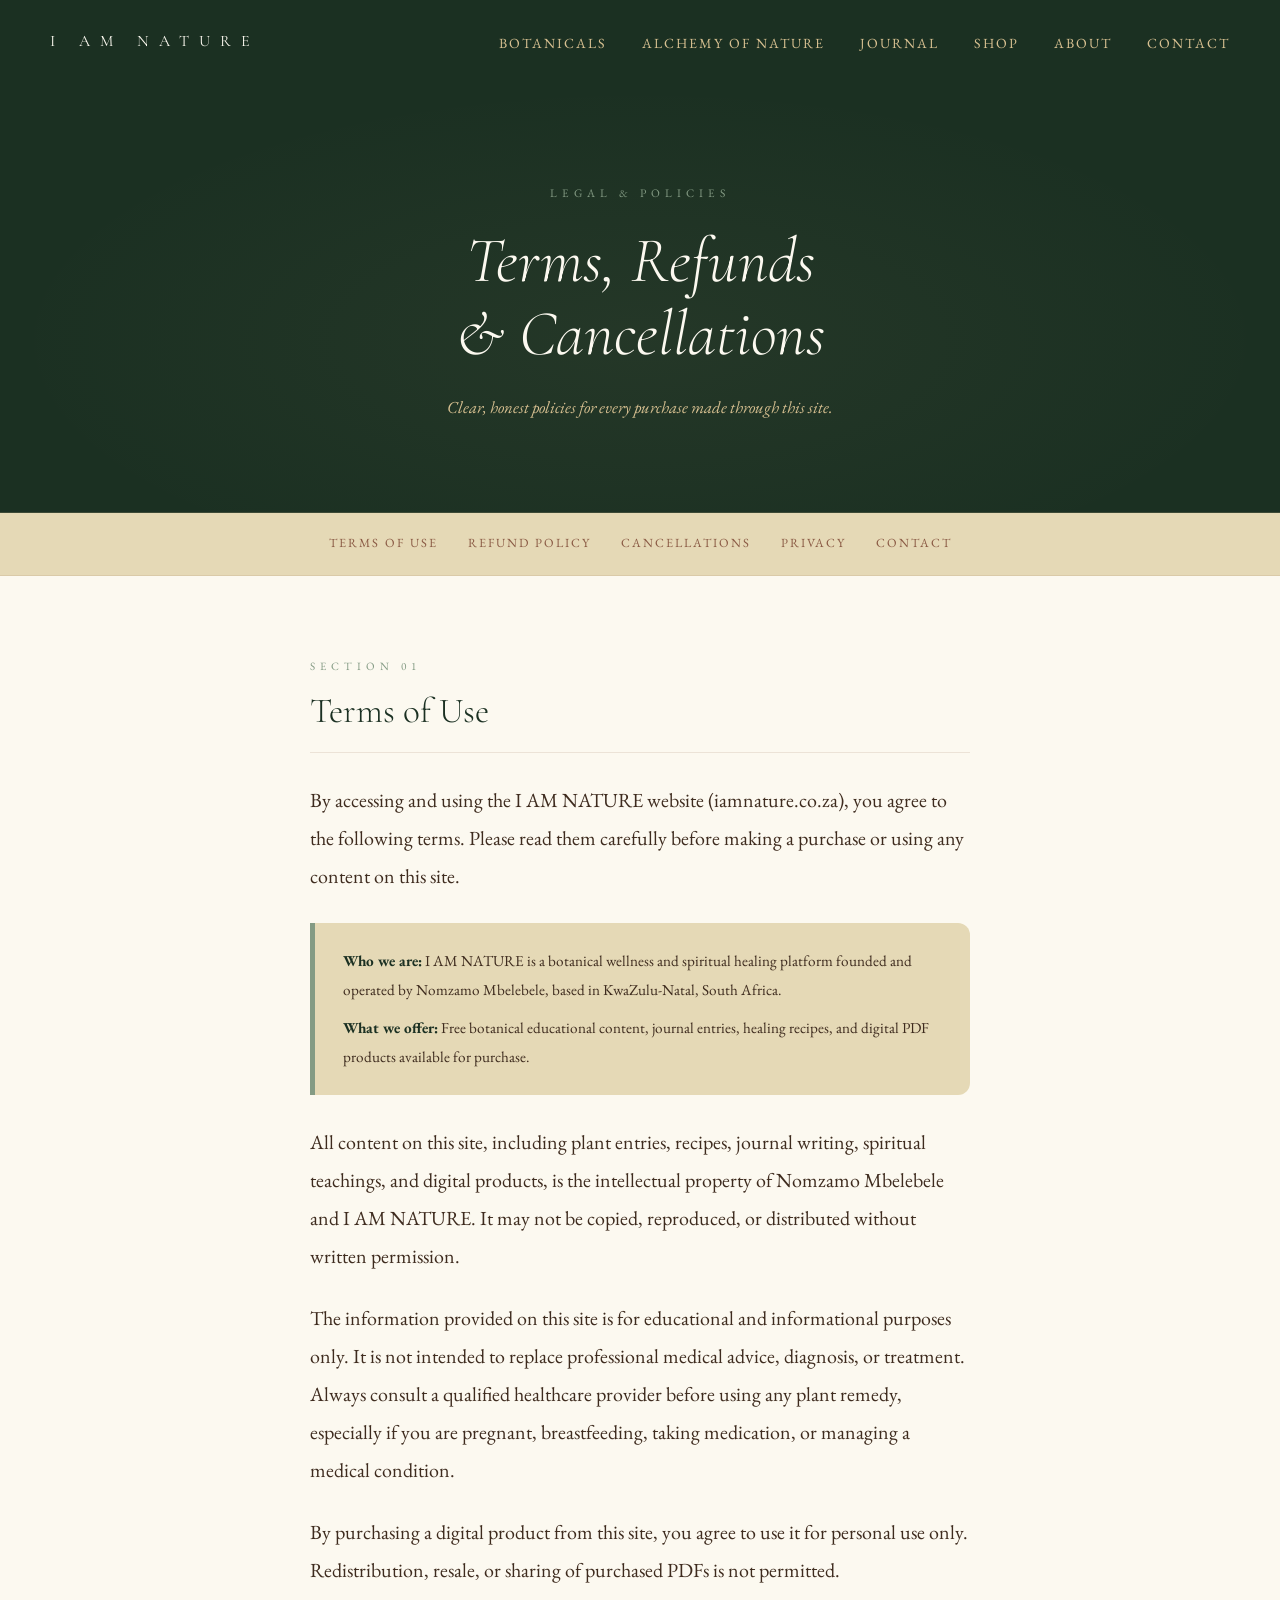
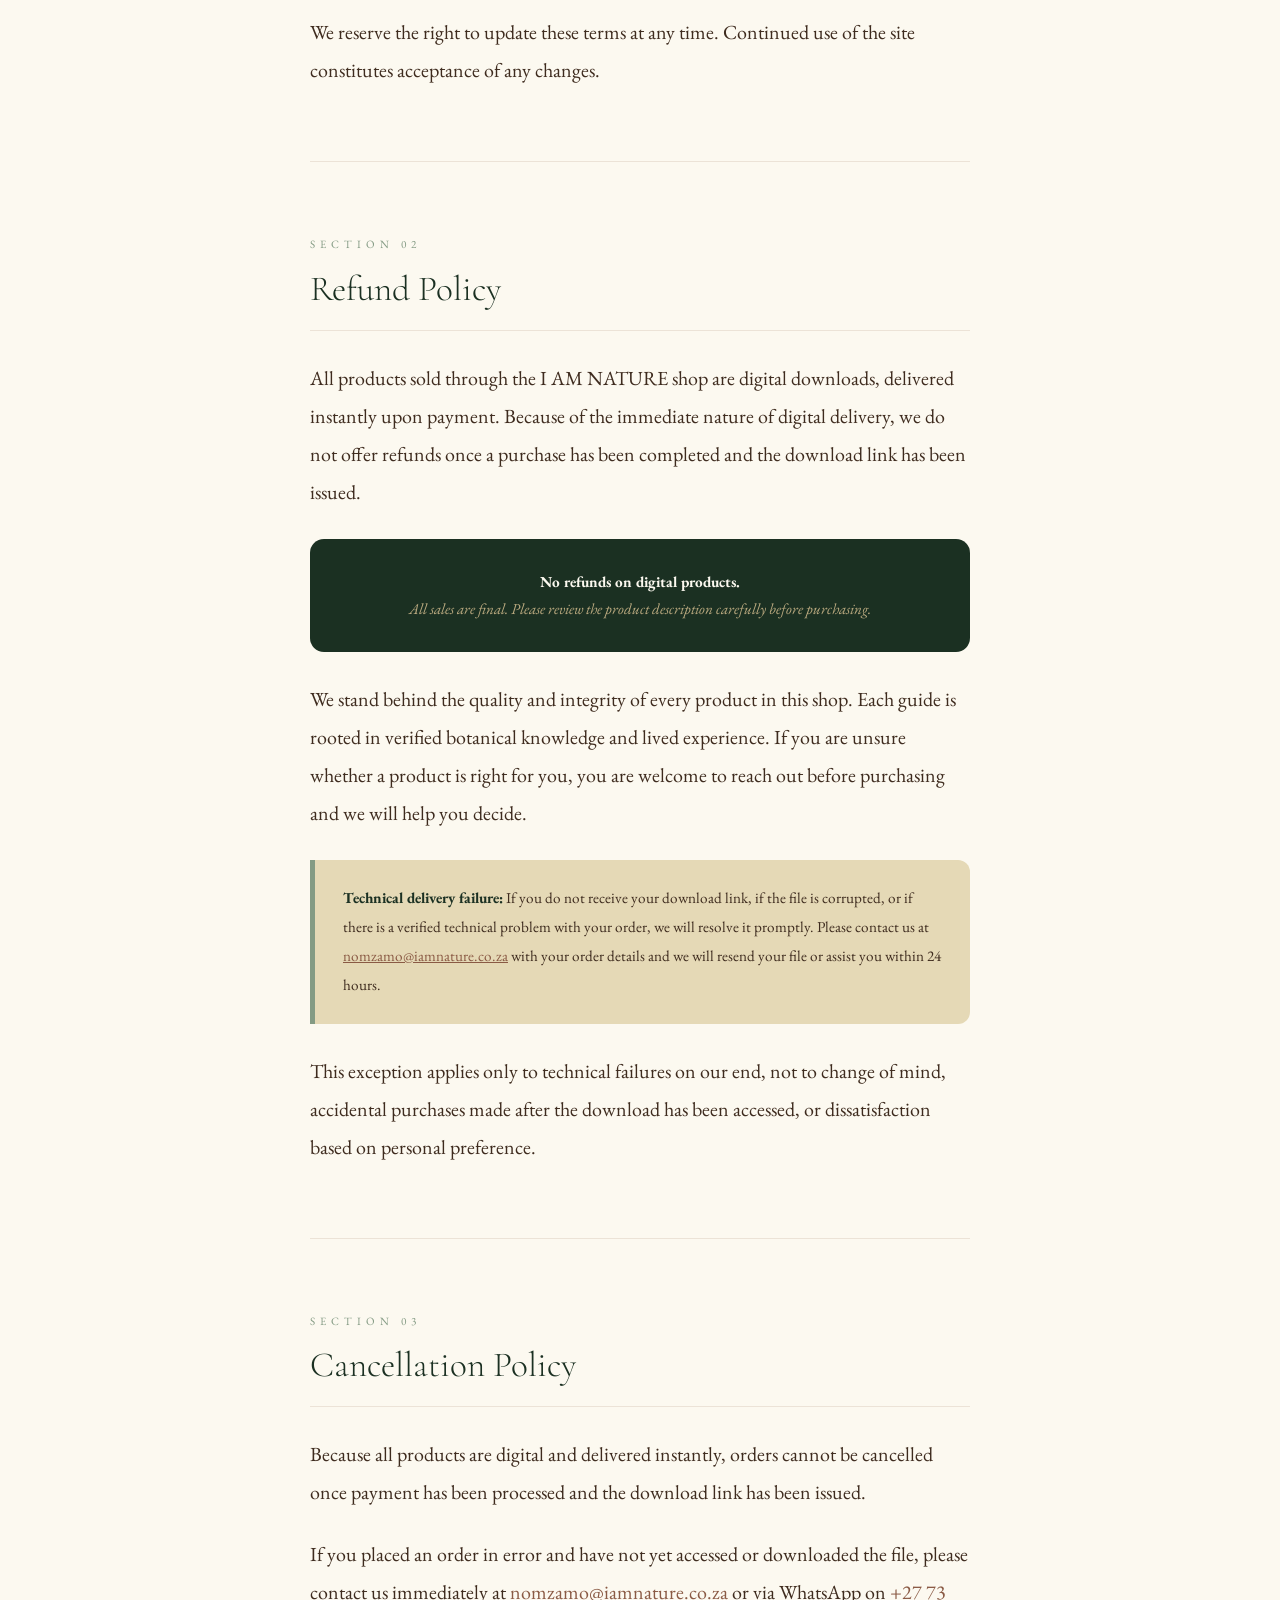
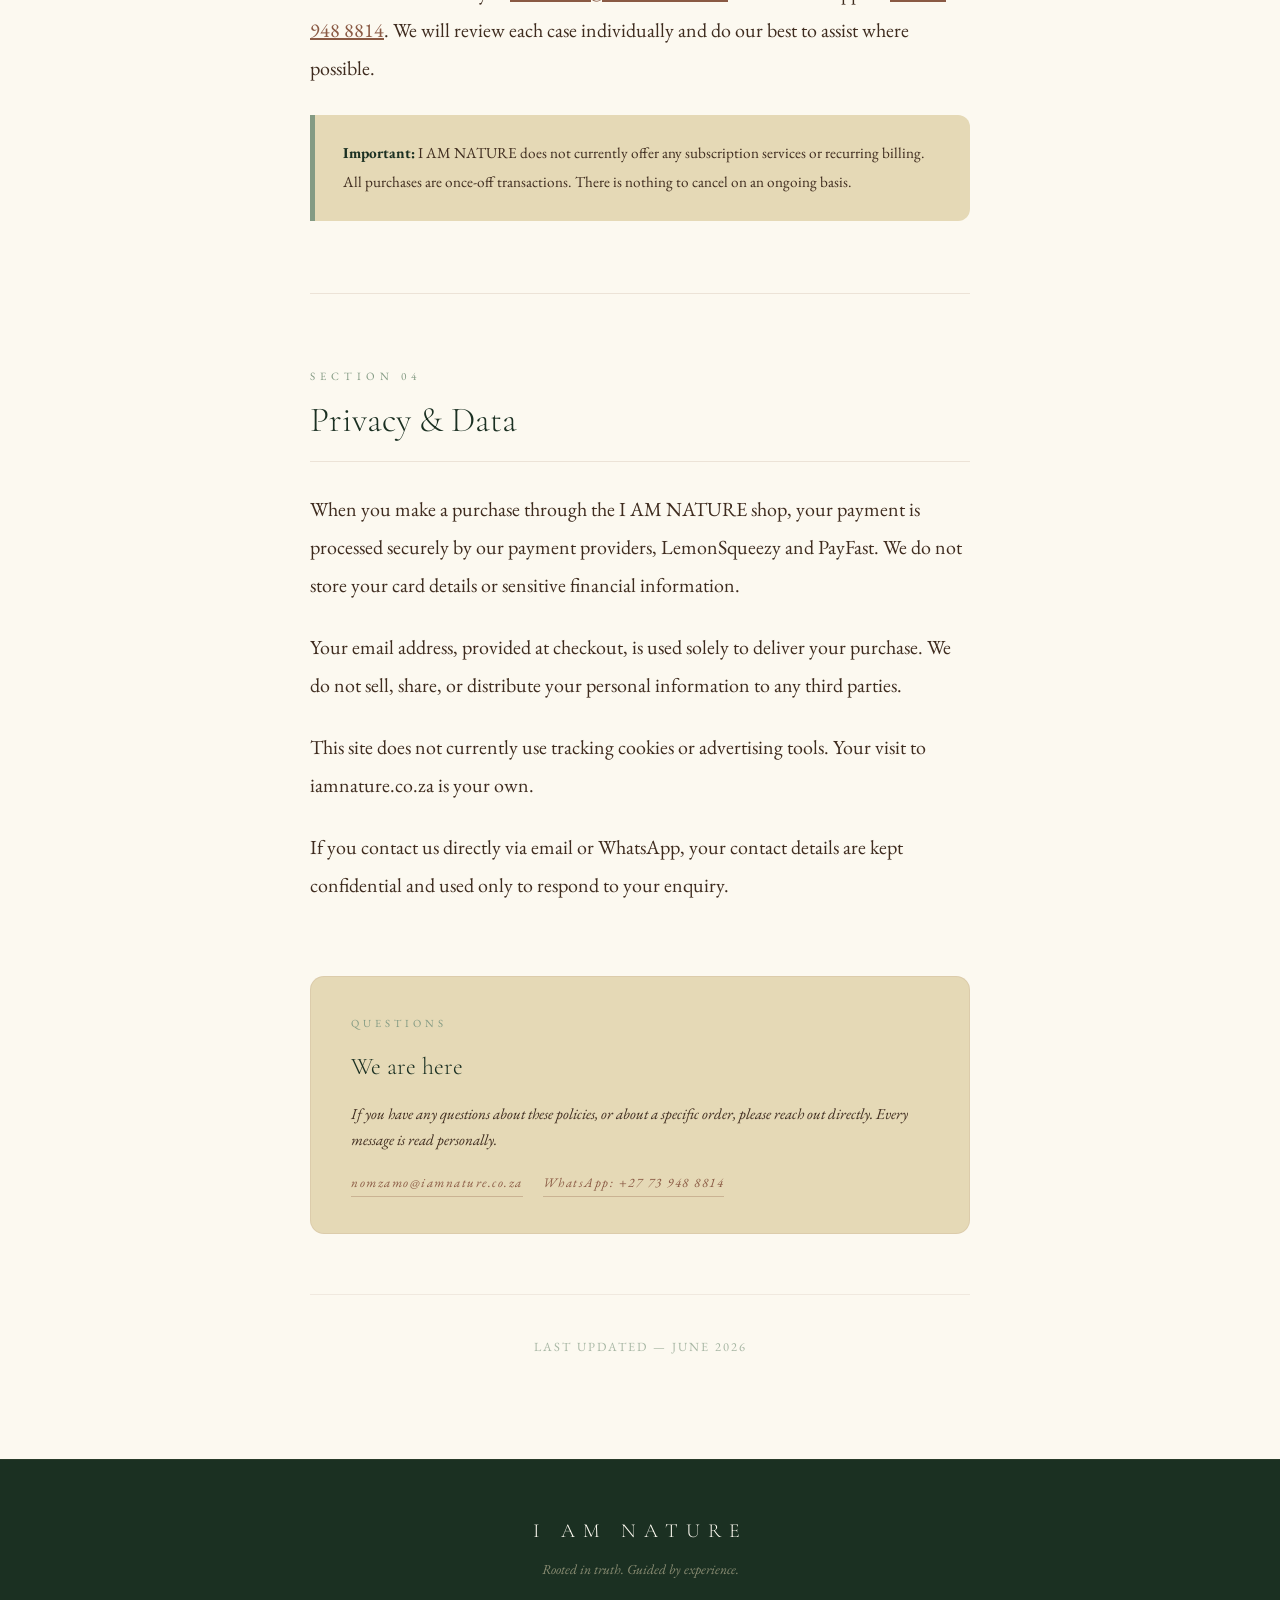
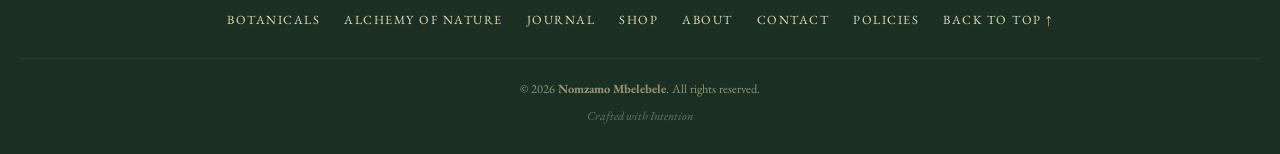
<file: policies.html>
<!doctype html>
<html lang="en">
  <head>
    <meta charset="UTF-8" />
    <title>Policies — I AM NATURE</title>
    <meta name="viewport" content="width=device-width, initial-scale=1.0" />
    <link
      rel="icon"
      type="image/webp"
      sizes="32x32"
      href="images/favicon-32.webp"
    />
    <link
      rel="icon"
      type="image/webp"
      sizes="16x16"
      href="images/favicon-16.webp"
    />
    <link
      href="https://fonts.googleapis.com/css2?family=Cormorant+Garamond:ital,wght@0,300;0,400;0,600;1,300;1,400&family=EB+Garamond:ital,wght@0,400;0,500;1,400&display=swap"
      rel="stylesheet"
    />
    <style>
      :root {
        --forest: #1b3022;
        --clay: #8a5a44;
        --parchment: #fcf9f0;
        --moss: #849b84;
        --umber: #3e2b1e;
        --gold: #d7c091;
        --sand: #e5d9b6;
      }
      *,
      *::before,
      *::after {
        box-sizing: border-box;
        margin: 0;
        padding: 0;
      }
      html {
        scroll-behavior: smooth;
      }
      body {
        background-color: var(--parchment);
        color: var(--umber);
        font-family: "EB Garamond", Georgia, serif;
        font-size: 20px;
        line-height: 1.9;
      }

      /* NAV */
      nav {
        background-color: var(--forest);
        display: flex;
        justify-content: space-between;
        align-items: center;
        padding: 22px 50px;
        position: sticky;
        top: 0;
        z-index: 100;
      }
      .nav-logo {
        font-family: "Cormorant Garamond", Georgia, serif;
        font-size: 1rem;
        letter-spacing: 10px;
        text-transform: uppercase;
        color: var(--parchment);
        text-decoration: none;
      }
      .nav-links {
        display: flex;
        gap: 35px;
        list-style: none;
      }
      .nav-links a {
        color: var(--gold);
        text-decoration: none;
        font-size: 14px;
        letter-spacing: 2px;
        text-transform: uppercase;
        transition: color 0.3s;
      }
      .nav-links a:hover {
        color: var(--parchment);
      }

      /* HERO */
      .page-header {
        background-color: var(--forest);
        text-align: center;
        padding: 100px 20px 90px;
        border-bottom: 1px solid rgba(215, 192, 145, 0.18);
        position: relative;
        overflow: hidden;
      }
      .page-header::before {
        content: "";
        position: absolute;
        inset: 0;
        background: radial-gradient(
          ellipse at 50% 60%,
          rgba(215, 192, 145, 0.05) 0%,
          transparent 70%
        );
        pointer-events: none;
      }
      .page-header .eyebrow {
        display: block;
        text-transform: uppercase;
        letter-spacing: 5px;
        color: var(--moss);
        font-size: 0.72rem;
        margin-bottom: 20px;
        animation: fadeUp 1s ease both;
      }
      .page-header h1 {
        font-family: "Cormorant Garamond", Georgia, serif;
        font-size: clamp(2.4rem, 6vw, 4rem);
        font-weight: 300;
        font-style: italic;
        color: var(--parchment);
        line-height: 1.15;
        margin-bottom: 22px;
        animation: fadeUp 1s ease 0.15s both;
      }
      .page-header .hero-sub {
        color: var(--gold);
        font-style: italic;
        font-size: 1.05rem;
        max-width: 520px;
        margin: 0 auto;
        animation: fadeUp 1s ease 0.3s both;
        line-height: 1.7;
      }

      /* QUICK NAV */
      .quick-nav {
        background-color: var(--sand);
        border-bottom: 1px solid rgba(138, 90, 68, 0.12);
        padding: 18px 20px;
        display: flex;
        justify-content: center;
        gap: 30px;
        flex-wrap: wrap;
      }
      .quick-nav a {
        color: var(--clay);
        text-decoration: none;
        font-size: 0.78rem;
        letter-spacing: 2px;
        text-transform: uppercase;
        border-bottom: 1px solid transparent;
        transition: all 0.3s;
        padding-bottom: 2px;
      }
      .quick-nav a:hover {
        color: var(--forest);
        border-color: var(--forest);
      }

      /* MAIN WRAPPER */
      .policies-wrapper {
        max-width: 720px;
        margin: 0 auto;
        padding: 80px 30px 100px;
      }

      /* POLICY SECTION */
      .policy-section {
        margin-bottom: 72px;
      }
      .policy-section:last-of-type {
        margin-bottom: 0;
      }
      .section-label {
        display: block;
        font-size: 0.7rem;
        text-transform: uppercase;
        letter-spacing: 5px;
        color: var(--moss);
        margin-bottom: 12px;
      }
      .policy-section h2 {
        font-family: "Cormorant Garamond", Georgia, serif;
        font-size: clamp(1.6rem, 3vw, 2.2rem);
        font-weight: 300;
        color: var(--forest);
        line-height: 1.2;
        margin-bottom: 28px;
        padding-bottom: 20px;
        border-bottom: 1px solid rgba(138, 90, 68, 0.14);
      }
      .policy-section p {
        margin-bottom: 1.2em;
        color: var(--umber);
      }
      .policy-section p:last-child {
        margin-bottom: 0;
      }

      /* HIGHLIGHT BOX */
      .policy-highlight {
        background-color: var(--sand);
        border-left: 5px solid var(--moss);
        border-radius: 0 12px 12px 0;
        padding: 24px 28px;
        margin: 28px 0;
      }
      .policy-highlight p {
        margin-bottom: 0.6em;
        font-size: 0.95rem;
        color: var(--umber);
      }
      .policy-highlight p:last-child {
        margin-bottom: 0;
      }
      .policy-highlight strong {
        color: var(--forest);
      }

      /* NOTICE BOX */
      .policy-notice {
        background-color: var(--forest);
        border-radius: 14px;
        padding: 30px 34px;
        margin: 28px 0;
        text-align: center;
      }
      .policy-notice p {
        color: rgba(215, 192, 145, 0.85);
        font-style: italic;
        font-size: 0.95rem;
        line-height: 1.75;
        margin-bottom: 0;
      }
      .policy-notice strong {
        color: var(--parchment);
        font-style: normal;
      }

      /* DIVIDER */
      .section-divider {
        border: 0;
        border-top: 1px solid rgba(138, 90, 68, 0.14);
        margin: 72px 0;
      }

      /* CONTACT STRIP */
      .contact-strip {
        background-color: var(--sand);
        border-radius: 14px;
        padding: 36px 40px;
        margin-top: 72px;
        border: 1px solid rgba(138, 90, 68, 0.1);
      }
      .contact-strip .cs-label {
        display: block;
        font-size: 0.68rem;
        text-transform: uppercase;
        letter-spacing: 4px;
        color: var(--moss);
        margin-bottom: 10px;
      }
      .contact-strip h3 {
        font-family: "Cormorant Garamond", Georgia, serif;
        font-size: 1.5rem;
        font-weight: 300;
        color: var(--forest);
        margin-bottom: 12px;
      }
      .contact-strip p {
        font-style: italic;
        font-size: 0.95rem;
        color: var(--umber);
        line-height: 1.7;
        margin-bottom: 18px;
      }
      .contact-strip .contact-links {
        display: flex;
        gap: 20px;
        flex-wrap: wrap;
      }
      .contact-strip .contact-links a {
        color: var(--clay);
        text-decoration: none;
        font-size: 0.82rem;
        letter-spacing: 1.5px;
        font-style: italic;
        border-bottom: 1px solid rgba(138, 90, 68, 0.3);
        transition: all 0.3s;
      }
      .contact-strip .contact-links a:hover {
        color: var(--forest);
        border-color: var(--forest);
      }

      /* LAST UPDATED */
      .last-updated {
        text-align: center;
        margin-top: 60px;
        padding-top: 40px;
        border-top: 1px solid rgba(138, 90, 68, 0.1);
      }
      .last-updated p {
        font-size: 0.78rem;
        text-transform: uppercase;
        letter-spacing: 2px;
        color: var(--moss);
        opacity: 0.7;
      }

      /* FOOTER */
      footer {
        background-color: var(--forest);
        color: var(--sand);
        padding: 52px 20px 26px;
        text-align: center;
        font-family: "EB Garamond", Georgia, serif;
        border-top: 1px solid rgba(215, 192, 145, 0.07);
      }
      .f-logo {
        font-family: "Cormorant Garamond", Georgia, serif;
        font-size: 1.25rem;
        letter-spacing: 8px;
        color: var(--parchment);
        font-weight: 300;
        margin-bottom: 6px;
      }
      .f-tag {
        font-style: italic;
        font-size: 0.86rem;
        opacity: 0.55;
        margin-bottom: 26px;
      }
      .f-links {
        display: flex;
        justify-content: center;
        gap: 24px;
        margin-bottom: 26px;
        flex-wrap: wrap;
      }
      .f-links a {
        color: var(--sand);
        text-decoration: none;
        font-size: 0.78rem;
        text-transform: uppercase;
        letter-spacing: 1.5px;
        transition: color 0.3s;
      }
      .f-links a:hover {
        color: var(--moss);
      }
      .f-hr {
        border: 0;
        border-top: 1px solid rgba(229, 217, 182, 0.07);
        margin-bottom: 18px;
      }
      .f-copy {
        font-size: 0.78rem;
        opacity: 0.6;
      }
      .f-crafted {
        font-style: italic;
        font-size: 0.76rem;
        opacity: 0.4;
        margin-top: 4px;
      }

      @keyframes fadeUp {
        from {
          opacity: 0;
          transform: translateY(18px);
        }
        to {
          opacity: 1;
          transform: translateY(0);
        }
      }

      /* HAMBURGER */
      .hamburger {
        display: none;
        flex-direction: column;
        gap: 5px;
        cursor: pointer;
        background: none;
        border: none;
        padding: 4px;
        z-index: 200;
      }
      .hamburger span {
        display: block;
        width: 24px;
        height: 2px;
        background-color: #d7c091;
        border-radius: 2px;
        transition: all 0.3s ease;
      }
      .hamburger.open span:nth-child(1) {
        transform: translateY(7px) rotate(45deg);
      }
      .hamburger.open span:nth-child(2) {
        opacity: 0;
      }
      .hamburger.open span:nth-child(3) {
        transform: translateY(-7px) rotate(-45deg);
      }

      @media (max-width: 700px) {
        nav {
          padding: 16px 20px !important;
          position: relative;
        }
        .hamburger {
          display: flex;
        }
        .nav-links {
          display: none !important;
          position: absolute;
          top: 100%;
          left: 0;
          right: 0;
          background-color: #1b3022;
          flex-direction: column !important;
          gap: 0 !important;
          padding: 0;
          border-top: 1px solid rgba(215, 192, 145, 0.15);
          z-index: 150;
          box-shadow: 0 8px 24px rgba(0, 0, 0, 0.3);
        }
        .nav-links.open {
          display: flex !important;
        }
        .nav-links li {
          border-bottom: 1px solid rgba(215, 192, 145, 0.08);
        }
        .nav-links a {
          display: block;
          padding: 16px 24px !important;
          font-size: 0.85rem !important;
          letter-spacing: 2px !important;
        }
        .policies-wrapper {
          padding: 55px 20px 60px;
        }
        .contact-strip {
          padding: 28px 22px;
        }
        .quick-nav {
          gap: 16px;
        }
      }
    </style>
  </head>
  <body>
    <nav>
      <a href="index.html" class="nav-logo">I AM NATURE</a>
      <ul class="nav-links">
        <li><a href="index.html">Botanicals</a></li>
        <li><a href="alchemy.html">Alchemy of Nature</a></li>
        <li><a href="journal.html">Journal</a></li>
        <li><a href="shop.html">Shop</a></li>
        <li><a href="about.html">About</a></li>
        <li><a href="contact.html">Contact</a></li>
      </ul>
      <button class="hamburger" aria-label="Menu">
        <span></span><span></span><span></span>
      </button>
    </nav>

    <div class="page-header">
      <span class="eyebrow">Legal &amp; Policies</span>
      <h1>Terms, Refunds<br />&amp; Cancellations</h1>
      <p class="hero-sub">
        Clear, honest policies for every purchase made through this site.
      </p>
    </div>

    <div class="quick-nav">
      <a href="#terms">Terms of Use</a>
      <a href="#refunds">Refund Policy</a>
      <a href="#cancellations">Cancellations</a>
      <a href="#privacy">Privacy</a>
      <a href="#contact-us">Contact</a>
    </div>

    <div class="policies-wrapper">
      <!-- TERMS OF USE -->
      <div class="policy-section" id="terms">
        <span class="section-label">Section 01</span>
        <h2>Terms of Use</h2>

        <p>
          By accessing and using the I AM NATURE website (iamnature.co.za), you
          agree to the following terms. Please read them carefully before making
          a purchase or using any content on this site.
        </p>

        <div class="policy-highlight">
          <p>
            <strong>Who we are:</strong> I AM NATURE is a botanical wellness and
            spiritual healing platform founded and operated by Nomzamo
            Mbelebele, based in KwaZulu-Natal, South Africa.
          </p>
          <p>
            <strong>What we offer:</strong> Free botanical educational content,
            journal entries, healing recipes, and digital PDF products available
            for purchase.
          </p>
        </div>

        <p>
          All content on this site, including plant entries, recipes, journal
          writing, spiritual teachings, and digital products, is the
          intellectual property of Nomzamo Mbelebele and I AM NATURE. It may not
          be copied, reproduced, or distributed without written permission.
        </p>

        <p>
          The information provided on this site is for educational and
          informational purposes only. It is not intended to replace
          professional medical advice, diagnosis, or treatment. Always consult a
          qualified healthcare provider before using any plant remedy,
          especially if you are pregnant, breastfeeding, taking medication, or
          managing a medical condition.
        </p>

        <p>
          By purchasing a digital product from this site, you agree to use it
          for personal use only. Redistribution, resale, or sharing of purchased
          PDFs is not permitted.
        </p>

        <p>
          We reserve the right to update these terms at any time. Continued use
          of the site constitutes acceptance of any changes.
        </p>
      </div>

      <hr class="section-divider" />

      <!-- REFUND POLICY -->
      <div class="policy-section" id="refunds">
        <span class="section-label">Section 02</span>
        <h2>Refund Policy</h2>

        <p>
          All products sold through the I AM NATURE shop are digital downloads,
          delivered instantly upon payment. Because of the immediate nature of
          digital delivery, we do not offer refunds once a purchase has been
          completed and the download link has been issued.
        </p>

        <div class="policy-notice">
          <p>
            <strong>No refunds on digital products.</strong><br />All sales are
            final. Please review the product description carefully before
            purchasing.
          </p>
        </div>

        <p>
          We stand behind the quality and integrity of every product in this
          shop. Each guide is rooted in verified botanical knowledge and lived
          experience. If you are unsure whether a product is right for you, you
          are welcome to reach out before purchasing and we will help you
          decide.
        </p>

        <div class="policy-highlight">
          <p>
            <strong>Technical delivery failure:</strong> If you do not receive
            your download link, if the file is corrupted, or if there is a
            verified technical problem with your order, we will resolve it
            promptly. Please contact us at
            <a href="mailto:nomzamo@iamnature.co.za" style="color: var(--clay)"
              >nomzamo@iamnature.co.za</a
            >
            with your order details and we will resend your file or assist you
            within 24 hours.
          </p>
        </div>

        <p>
          This exception applies only to technical failures on our end, not to
          change of mind, accidental purchases made after the download has been
          accessed, or dissatisfaction based on personal preference.
        </p>
      </div>

      <hr class="section-divider" />

      <!-- CANCELLATION POLICY -->
      <div class="policy-section" id="cancellations">
        <span class="section-label">Section 03</span>
        <h2>Cancellation Policy</h2>

        <p>
          Because all products are digital and delivered instantly, orders
          cannot be cancelled once payment has been processed and the download
          link has been issued.
        </p>

        <p>
          If you placed an order in error and have not yet accessed or
          downloaded the file, please contact us immediately at
          <a href="mailto:nomzamo@iamnature.co.za" style="color: var(--clay)"
            >nomzamo@iamnature.co.za</a
          >
          or via WhatsApp on
          <a
            href="https://wa.me/+27739488814"
            style="color: var(--clay)"
            target="_blank"
            >+27 73 948 8814</a
          >. We will review each case individually and do our best to assist
          where possible.
        </p>

        <div class="policy-highlight">
          <p>
            <strong>Important:</strong> I AM NATURE does not currently offer any
            subscription services or recurring billing. All purchases are
            once-off transactions. There is nothing to cancel on an ongoing
            basis.
          </p>
        </div>
      </div>

      <hr class="section-divider" />

      <!-- PRIVACY -->
      <div class="policy-section" id="privacy">
        <span class="section-label">Section 04</span>
        <h2>Privacy &amp; Data</h2>

        <p>
          When you make a purchase through the I AM NATURE shop, your payment is
          processed securely by our payment providers, LemonSqueezy and PayFast.
          We do not store your card details or sensitive financial information.
        </p>

        <p>
          Your email address, provided at checkout, is used solely to deliver
          your purchase. We do not sell, share, or distribute your personal
          information to any third parties.
        </p>

        <p>
          This site does not currently use tracking cookies or advertising
          tools. Your visit to iamnature.co.za is your own.
        </p>

        <p>
          If you contact us directly via email or WhatsApp, your contact details
          are kept confidential and used only to respond to your enquiry.
        </p>
      </div>

      <!-- CONTACT STRIP -->
      <div class="contact-strip" id="contact-us">
        <span class="cs-label">Questions</span>
        <h3>We are here</h3>
        <p>
          If you have any questions about these policies, or about a specific
          order, please reach out directly. Every message is read personally.
        </p>
        <div class="contact-links">
          <a href="mailto:nomzamo@iamnature.co.za">nomzamo@iamnature.co.za</a>
          <a href="https://wa.me/27739488814" target="_blank"
            >WhatsApp: +27 73 948 8814</a
          >
        </div>
      </div>

      <div class="last-updated">
        <p>Last updated &mdash; June 2026</p>
      </div>
    </div>

    <footer>
      <div class="f-logo">I AM NATURE</div>
      <p class="f-tag">Rooted in truth. Guided by experience.</p>
      <div class="f-links">
        <a href="index.html">Botanicals</a>
        <a href="alchemy.html">Alchemy of Nature</a>
        <a href="journal.html">Journal</a>
        <a href="shop.html">Shop</a>
        <a href="about.html">About</a>
        <a href="contact.html">Contact</a>
        <a href="policies.html">Policies</a>
        <a href="#">Back to Top &uarr;</a>
      </div>
      <hr class="f-hr" />
      <p class="f-copy">
        &copy; 2026 <strong>Nomzamo Mbelebele</strong>. All rights reserved.
      </p>
      <p class="f-crafted">Crafted with Intention</p>
    </footer>

    <script>
      (function () {
        var btn = document.querySelector(".hamburger");
        var menu = document.querySelector(".nav-links");
        if (btn && menu) {
          btn.addEventListener("click", function () {
            btn.classList.toggle("open");
            menu.classList.toggle("open");
          });
          document.addEventListener("click", function (e) {
            if (!btn.contains(e.target) && !menu.contains(e.target)) {
              btn.classList.remove("open");
              menu.classList.remove("open");
            }
          });
        }
      })();
    </script>

    <!-- Loading bar + Service Worker -->
    <style>
      #ian-loader {
        position: fixed;
        top: 0;
        left: 0;
        width: 0%;
        height: 3px;
        background: linear-gradient(90deg, #849b84, #d7c091);
        z-index: 9999;
        transition:
          width 0.25s ease,
          opacity 0.4s ease;
        opacity: 0;
        pointer-events: none;
      }
      #ian-loader.active {
        opacity: 1;
      }
    </style>
    <div id="ian-loader"></div>
    <script>
      (function () {
        var loader = document.getElementById("ian-loader");
        var timer,
          width = 0;
        function startLoader() {
          if (!loader) return;
          width = 0;
          loader.style.width = "0%";
          loader.classList.add("active");
          timer = setInterval(function () {
            if (width < 85) {
              width += (85 - width) * 0.08;
              loader.style.width = width + "%";
            }
          }, 80);
        }
        function finishLoader() {
          if (!loader) return;
          clearInterval(timer);
          loader.style.width = "100%";
          setTimeout(function () {
            loader.classList.remove("active");
            loader.style.width = "0%";
          }, 400);
        }
        var slowTimer = setTimeout(function () {
          if (document.readyState !== "complete") startLoader();
        }, 300);
        window.addEventListener("load", function () {
          clearTimeout(slowTimer);
          if (loader && loader.classList.contains("active")) finishLoader();
        });
        document.addEventListener("click", function (e) {
          var a = e.target.closest("a");
          if (!a) return;
          var href = a.getAttribute("href");
          if (!href) return;
          if (
            href.startsWith("#") ||
            href.startsWith("mailto:") ||
            href.startsWith("tel:") ||
            href.startsWith("https://") ||
            href.startsWith("http://")
          )
            return;
          startLoader();
        });
        if ("serviceWorker" in navigator) {
          window.addEventListener("load", function () {
            navigator.serviceWorker.register("/sw.js").catch(function (err) {
              console.log("SW registration failed:", err);
            });
          });
        }
      })();
    </script>
  </body>
</html>
</file>
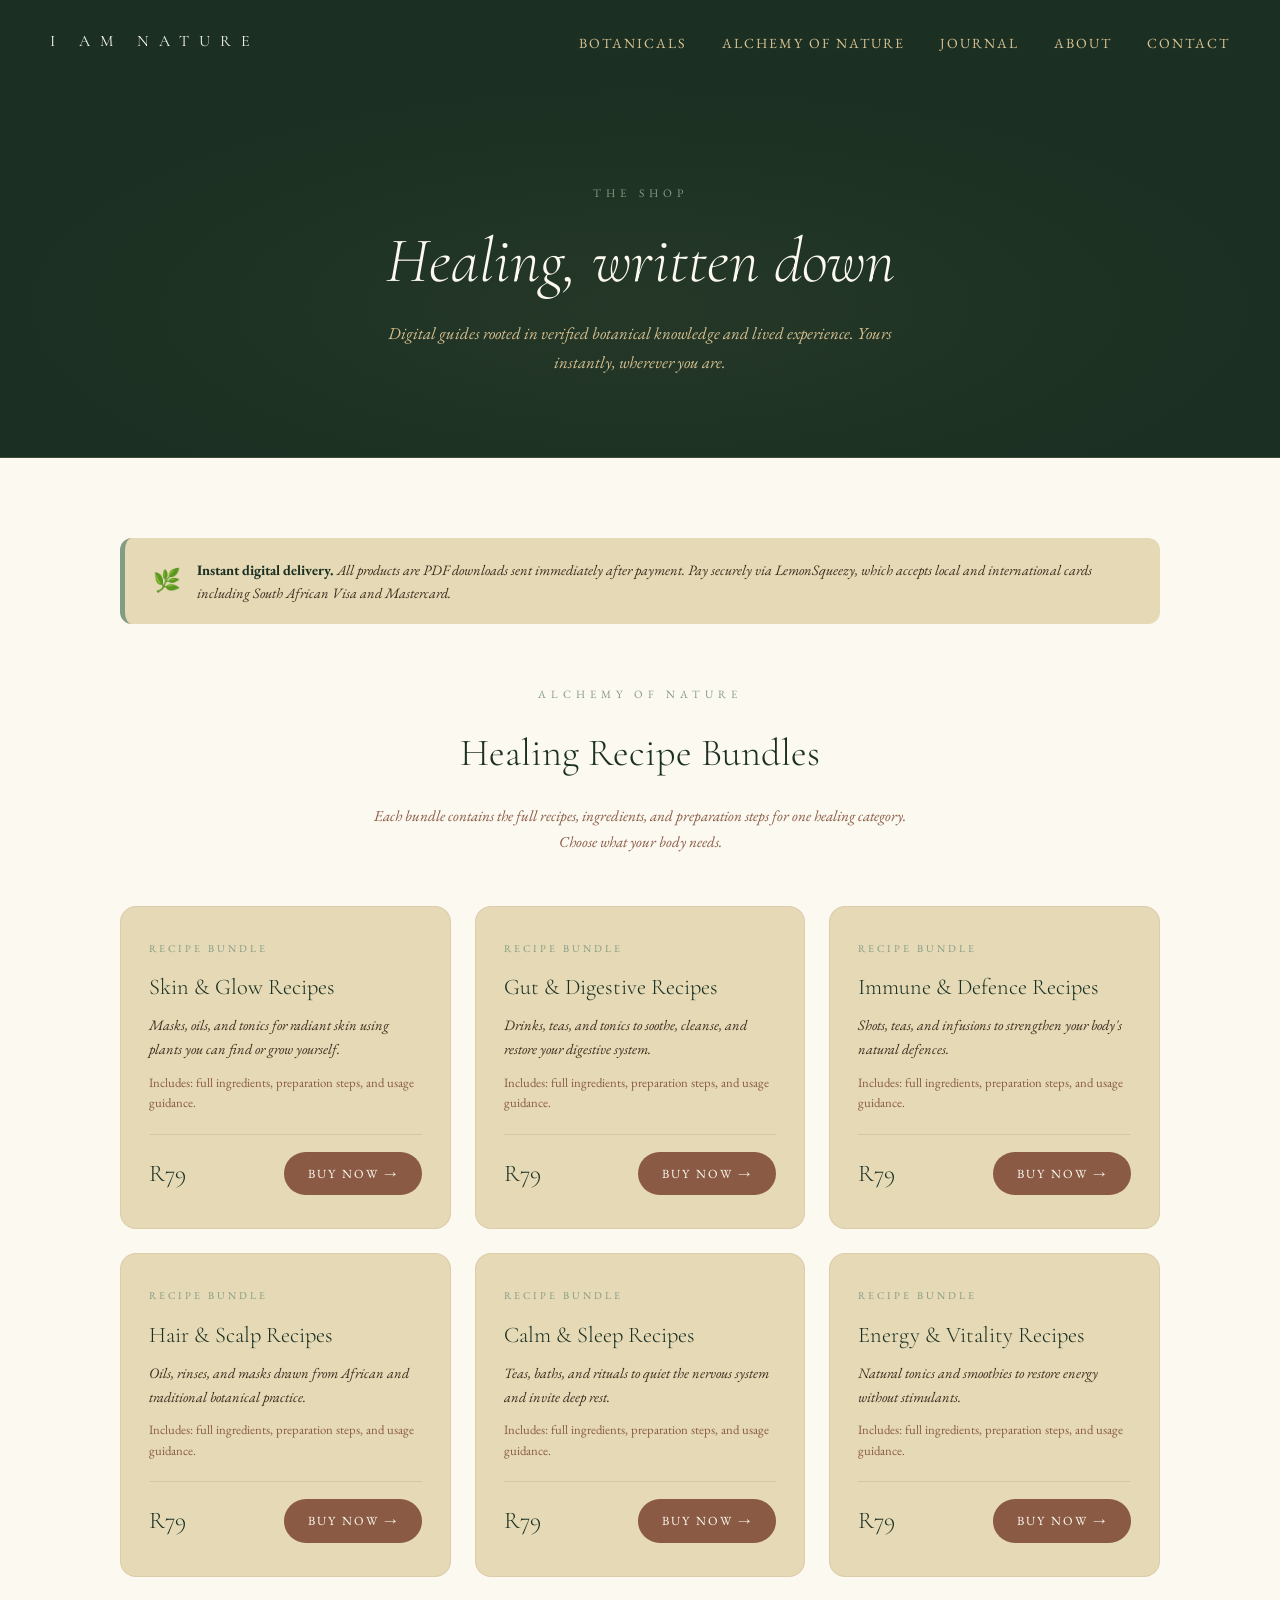
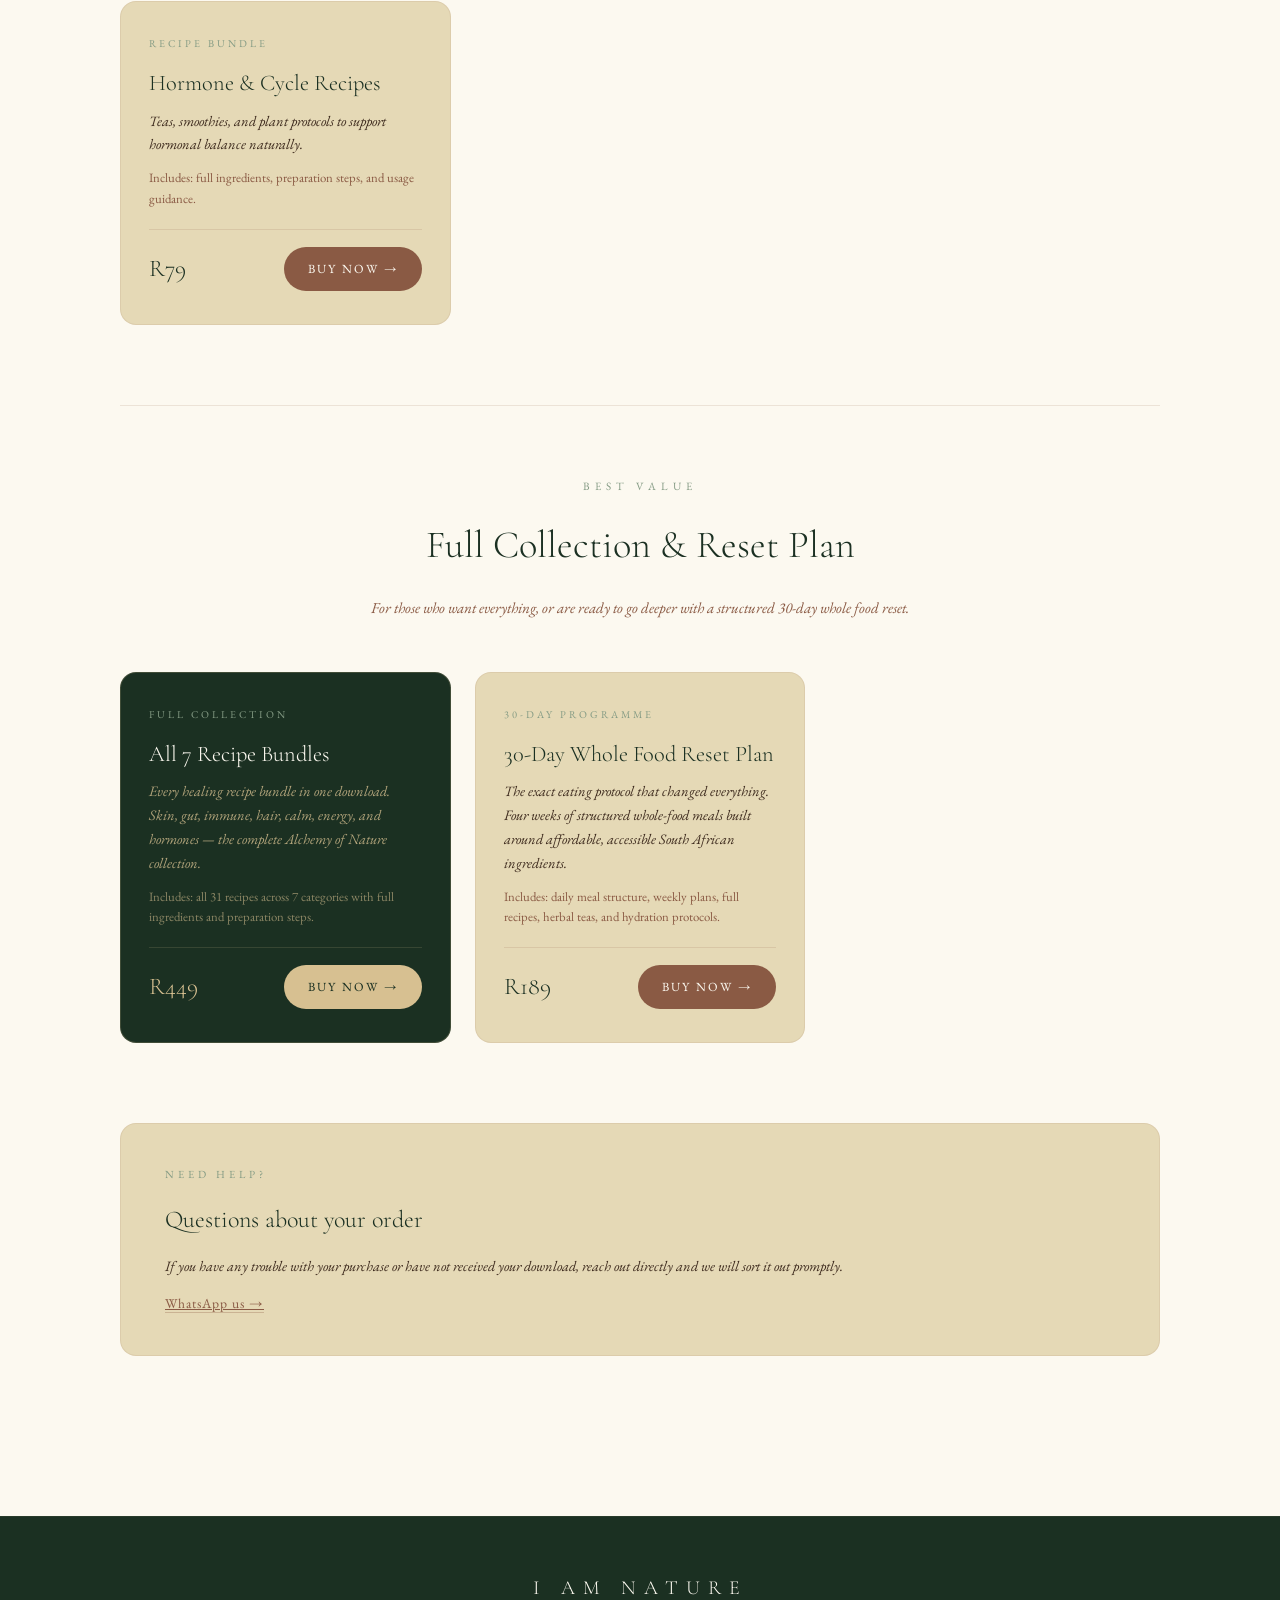
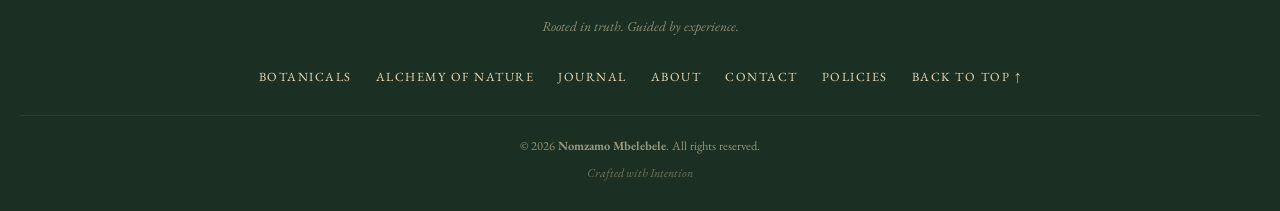
<file: shop.html>
<!doctype html>
<html lang="en">
  <head>
    <meta charset="UTF-8" />
    <title>Shop — I AM NATURE</title>
    <meta name="viewport" content="width=device-width, initial-scale=1.0" />
    <link
      rel="icon"
      type="image/webp"
      sizes="32x32"
      href="images/favicon-32.webp"
    />
    <link
      rel="icon"
      type="image/webp"
      sizes="16x16"
      href="images/favicon-16.webp"
    />
    <link rel="preconnect" href="https://fonts.googleapis.com" />
    <link rel="preconnect" href="https://fonts.gstatic.com" crossorigin />
    <link
      href="https://fonts.googleapis.com/css2?family=Cormorant+Garamond:ital,wght@0,300;0,400;1,300;1,400&family=EB+Garamond:ital,wght@0,400;1,400&display=swap"
      rel="stylesheet"
    />
    <link rel="stylesheet" href="styles.css" />
    <style>
      :root {
        --forest: #1b3022;
        --clay: #8a5a44;
        --parchment: #fcf9f0;
        --moss: #849b84;
        --umber: #3e2b1e;
        --gold: #d7c091;
        --sand: #e5d9b6;
      }
      *,
      *::before,
      *::after {
        box-sizing: border-box;
        margin: 0;
        padding: 0;
      }
      html {
        scroll-behavior: smooth;
      }
      body {
        background-color: var(--parchment);
        color: var(--umber);
        font-family: "EB Garamond", Georgia, serif;
        font-size: 20px;
        line-height: 1.9;
      }
      nav {
        background-color: var(--forest);
        display: flex;
        justify-content: space-between;
        align-items: center;
        padding: 22px 50px;
        position: sticky;
        top: 0;
        z-index: 100;
      }
      .nav-logo {
        font-family: "Cormorant Garamond", Georgia, serif;
        font-size: 1rem;
        letter-spacing: 10px;
        text-transform: uppercase;
        color: var(--parchment);
        text-decoration: none;
      }
      .nav-links {
        display: flex;
        gap: 35px;
        list-style: none;
      }
      .nav-links a {
        color: var(--gold);
        text-decoration: none;
        font-size: 14px;
        letter-spacing: 2px;
        text-transform: uppercase;
        transition: color 0.3s;
      }
      .nav-links a:hover {
        color: var(--parchment);
      }

      .page-header {
        background-color: var(--forest);
        text-align: center;
        padding: 100px 20px 80px;
        border-bottom: 1px solid rgba(215, 192, 145, 0.18);
        position: relative;
        overflow: hidden;
      }
      .page-header::before {
        content: "";
        position: absolute;
        inset: 0;
        background: radial-gradient(
          ellipse at 50% 60%,
          rgba(215, 192, 145, 0.05) 0%,
          transparent 70%
        );
        pointer-events: none;
      }
      .page-header .eyebrow {
        display: block;
        text-transform: uppercase;
        letter-spacing: 5px;
        color: var(--moss);
        font-size: 0.72rem;
        margin-bottom: 20px;
        animation: fadeUp 1s ease both;
      }
      .page-header h1 {
        font-family: "Cormorant Garamond", Georgia, serif;
        font-size: clamp(2.4rem, 6vw, 4rem);
        font-weight: 300;
        font-style: italic;
        color: var(--parchment);
        line-height: 1.15;
        margin-bottom: 22px;
        animation: fadeUp 1s ease 0.15s both;
      }
      .page-header .hero-sub {
        color: var(--gold);
        font-style: italic;
        font-size: 1.05rem;
        max-width: 520px;
        margin: 0 auto;
        animation: fadeUp 1s ease 0.3s both;
        line-height: 1.7;
      }

      .shop-wrapper {
        max-width: 1100px;
        margin: 0 auto;
        padding: 80px 30px 100px;
      }

      /* PAYMENT NOTICE */
      .payment-notice {
        background-color: var(--sand);
        border-radius: 12px;
        padding: 20px 28px;
        margin-bottom: 60px;
        display: flex;
        align-items: center;
        gap: 16px;
        border-left: 5px solid var(--moss);
      }
      .payment-notice p {
        font-size: 0.9rem;
        color: var(--umber);
        font-style: italic;
        line-height: 1.6;
      }
      .payment-notice strong {
        color: var(--forest);
        font-style: normal;
      }

      /* SECTION LABEL */
      .shop-section-label {
        display: block;
        font-size: 0.7rem;
        text-transform: uppercase;
        letter-spacing: 5px;
        color: var(--moss);
        margin-bottom: 12px;
        text-align: center;
      }
      .shop-section-title {
        font-family: "Cormorant Garamond", Georgia, serif;
        font-size: clamp(1.6rem, 3vw, 2.4rem);
        font-weight: 300;
        color: var(--forest);
        text-align: center;
        margin-bottom: 14px;
      }
      .shop-section-sub {
        text-align: center;
        font-style: italic;
        color: var(--clay);
        font-size: 0.95rem;
        max-width: 560px;
        margin: 0 auto 50px;
        line-height: 1.7;
      }

      /* PRODUCT GRID */
      .product-grid {
        display: grid;
        grid-template-columns: repeat(auto-fill, minmax(300px, 1fr));
        gap: 24px;
        margin-bottom: 80px;
      }

      .product-card {
        background-color: var(--sand);
        border-radius: 16px;
        padding: 32px 28px;
        border: 1px solid rgba(138, 90, 68, 0.1);
        display: flex;
        flex-direction: column;
        gap: 12px;
        transition:
          transform 0.25s ease,
          box-shadow 0.25s ease;
      }
      .product-card:hover {
        transform: translateY(-6px);
        box-shadow: 0 12px 36px rgba(62, 43, 30, 0.14);
      }
      .product-card.featured {
        background-color: var(--forest);
        border-color: rgba(215, 192, 145, 0.2);
      }
      .product-card.featured .product-name {
        color: var(--parchment);
      }
      .product-card.featured .product-desc {
        color: rgba(215, 192, 145, 0.8);
      }
      .product-card.featured .product-price {
        color: var(--gold);
      }
      .product-card.featured .product-label {
        color: var(--moss);
      }

      .product-tag {
        display: inline-block;
        font-size: 0.65rem;
        text-transform: uppercase;
        letter-spacing: 3px;
        color: var(--moss);
        margin-bottom: 4px;
      }
      .product-card.featured .product-tag {
        color: var(--moss);
      }

      .product-name {
        font-family: "Cormorant Garamond", Georgia, serif;
        font-size: 1.4rem;
        font-weight: 300;
        color: var(--forest);
        line-height: 1.2;
      }
      .product-desc {
        font-style: italic;
        color: var(--umber);
        font-size: 0.9rem;
        line-height: 1.65;
        flex: 1;
      }
      .product-includes {
        font-size: 0.8rem;
        color: var(--clay);
        line-height: 1.6;
      }
      .product-card.featured .product-includes {
        color: rgba(215, 192, 145, 0.6);
      }

      .product-footer {
        display: flex;
        align-items: center;
        justify-content: space-between;
        margin-top: 8px;
        padding-top: 16px;
        border-top: 1px solid rgba(138, 90, 68, 0.15);
        gap: 12px;
        flex-wrap: wrap;
      }
      .product-card.featured .product-footer {
        border-top-color: rgba(215, 192, 145, 0.15);
      }
      .product-price {
        font-family: "Cormorant Garamond", Georgia, serif;
        font-size: 1.5rem;
        font-weight: 300;
        color: var(--forest);
      }

      .buy-btn {
        display: inline-block;
        padding: 10px 24px;
        background-color: var(--clay);
        color: var(--parchment);
        text-decoration: none;
        border-radius: 50px;
        font-family: "EB Garamond", Georgia, serif;
        font-size: 0.78rem;
        letter-spacing: 2px;
        text-transform: uppercase;
        transition: all 0.3s ease;
        white-space: nowrap;
      }
      .buy-btn:hover {
        background-color: var(--forest);
        transform: translateY(-2px);
      }
      .product-card.featured .buy-btn {
        background-color: var(--gold);
        color: var(--forest);
      }
      .product-card.featured .buy-btn:hover {
        background-color: var(--parchment);
      }

      /* PAYFAST SECTION */
      .payfast-section {
        background-color: var(--sand);
        border-radius: 16px;
        padding: 40px 44px;
        margin-bottom: 60px;
        border: 1px solid rgba(138, 90, 68, 0.1);
      }
      .payfast-section .pf-label {
        display: block;
        font-size: 0.68rem;
        text-transform: uppercase;
        letter-spacing: 4px;
        color: var(--moss);
        margin-bottom: 12px;
      }
      .payfast-section h3 {
        font-family: "Cormorant Garamond", Georgia, serif;
        font-size: 1.5rem;
        font-weight: 300;
        color: var(--forest);
        margin-bottom: 12px;
      }
      .payfast-section p {
        font-style: italic;
        font-size: 0.9rem;
        color: var(--umber);
        line-height: 1.7;
      }

      /* DIVIDER */
      .shop-divider {
        border: 0;
        border-top: 1px solid rgba(138, 90, 68, 0.14);
        margin: 70px 0;
      }

      footer {
        background-color: var(--forest);
        color: var(--sand);
        padding: 52px 20px 26px;
        text-align: center;
        font-family: "EB Garamond", Georgia, serif;
        border-top: 1px solid rgba(215, 192, 145, 0.07);
      }
      .f-logo {
        font-family: "Cormorant Garamond", Georgia, serif;
        font-size: 1.25rem;
        letter-spacing: 8px;
        color: var(--parchment);
        font-weight: 300;
        margin-bottom: 6px;
      }
      .f-tag {
        font-style: italic;
        font-size: 0.86rem;
        opacity: 0.55;
        margin-bottom: 26px;
      }
      .f-links {
        display: flex;
        justify-content: center;
        gap: 24px;
        margin-bottom: 26px;
        flex-wrap: wrap;
      }
      .f-links a {
        color: var(--sand);
        text-decoration: none;
        font-size: 0.78rem;
        text-transform: uppercase;
        letter-spacing: 1.5px;
        transition: color 0.3s;
      }
      .f-links a:hover {
        color: var(--moss);
      }
      .f-hr {
        border: 0;
        border-top: 1px solid rgba(229, 217, 182, 0.07);
        margin-bottom: 18px;
      }
      .f-copy {
        font-size: 0.78rem;
        opacity: 0.6;
      }
      .f-crafted {
        font-style: italic;
        font-size: 0.76rem;
        opacity: 0.4;
        margin-top: 4px;
      }

      @keyframes fadeUp {
        from {
          opacity: 0;
          transform: translateY(18px);
        }
        to {
          opacity: 1;
          transform: translateY(0);
        }
      }

      .hamburger {
        display: none;
        flex-direction: column;
        gap: 5px;
        cursor: pointer;
        background: none;
        border: none;
        padding: 4px;
        z-index: 200;
      }
      .hamburger span {
        display: block;
        width: 24px;
        height: 2px;
        background-color: #d7c091;
        border-radius: 2px;
        transition: all 0.3s ease;
      }
      .hamburger.open span:nth-child(1) {
        transform: translateY(7px) rotate(45deg);
      }
      .hamburger.open span:nth-child(2) {
        opacity: 0;
      }
      .hamburger.open span:nth-child(3) {
        transform: translateY(-7px) rotate(-45deg);
      }

      @media (max-width: 700px) {
        nav {
          padding: 16px 20px !important;
          position: relative;
        }
        .hamburger {
          display: flex;
        }
        .nav-links {
          display: none !important;
          position: absolute;
          top: 100%;
          left: 0;
          right: 0;
          background-color: #1b3022;
          flex-direction: column !important;
          gap: 0 !important;
          padding: 0;
          border-top: 1px solid rgba(215, 192, 145, 0.15);
          z-index: 150;
          box-shadow: 0 8px 24px rgba(0, 0, 0, 0.3);
        }
        .nav-links.open {
          display: flex !important;
        }
        .nav-links li {
          border-bottom: 1px solid rgba(215, 192, 145, 0.08);
        }
        .nav-links a {
          display: block;
          padding: 16px 24px !important;
          font-size: 0.85rem !important;
          letter-spacing: 2px !important;
        }
        .shop-wrapper {
          padding: 55px 20px 60px;
        }
        .payfast-section {
          padding: 28px 22px;
        }
        .product-grid {
          grid-template-columns: 1fr;
        }
      }
    </style>
  </head>
  <body>
    <nav>
      <a href="index.html" class="nav-logo">I AM NATURE</a>
      <ul class="nav-links">
        <li><a href="index.html">Botanicals</a></li>
        <li><a href="alchemy.html">Alchemy of Nature</a></li>
        <li><a href="journal.html">Journal</a></li>
        <li><a href="about.html">About</a></li>
        <li><a href="contact.html">Contact</a></li>
      </ul>
      <button class="hamburger" aria-label="Menu">
        <span></span><span></span><span></span>
      </button>
    </nav>

    <div class="page-header">
      <span class="eyebrow">The Shop</span>
      <h1>Healing, written down</h1>
      <p class="hero-sub">
        Digital guides rooted in verified botanical knowledge and lived
        experience. Yours instantly, wherever you are.
      </p>
    </div>

    <main class="shop-wrapper">
      <div class="payment-notice">
        <span style="font-size: 1.4rem">🌿</span>
        <p>
          <strong>Instant digital delivery.</strong> All products are PDF
          downloads sent immediately after payment. Pay securely via
          LemonSqueezy, which accepts local and international cards including
          South African Visa and Mastercard.
        </p>
      </div>

      <!-- RECIPE BUNDLES -->
      <span class="shop-section-label">Alchemy of Nature</span>
      <h2 class="shop-section-title">Healing Recipe Bundles</h2>
      <p class="shop-section-sub">
        Each bundle contains the full recipes, ingredients, and preparation
        steps for one healing category. Choose what your body needs.
      </p>

      <div class="product-grid">
        <div class="product-card">
          <span class="product-tag">Recipe Bundle</span>
          <div class="product-name">Skin &amp; Glow Recipes</div>
          <p class="product-desc">
            Masks, oils, and tonics for radiant skin using plants you can find
            or grow yourself.
          </p>
          <p class="product-includes">
            Includes: full ingredients, preparation steps, and usage guidance.
          </p>
          <div class="product-footer">
            <span class="product-price">R79</span>
            <a
              href="https://iamnature.lemonsqueezy.com/buy/skin-glow"
              class="buy-btn"
              target="_blank"
              >Buy Now &rarr;</a
            >
          </div>
        </div>

        <div class="product-card">
          <span class="product-tag">Recipe Bundle</span>
          <div class="product-name">Gut &amp; Digestive Recipes</div>
          <p class="product-desc">
            Drinks, teas, and tonics to soothe, cleanse, and restore your
            digestive system.
          </p>
          <p class="product-includes">
            Includes: full ingredients, preparation steps, and usage guidance.
          </p>
          <div class="product-footer">
            <span class="product-price">R79</span>
            <a
              href="https://iamnature.lemonsqueezy.com/buy/gut-digestive"
              class="buy-btn"
              target="_blank"
              >Buy Now &rarr;</a
            >
          </div>
        </div>

        <div class="product-card">
          <span class="product-tag">Recipe Bundle</span>
          <div class="product-name">Immune &amp; Defence Recipes</div>
          <p class="product-desc">
            Shots, teas, and infusions to strengthen your body's natural
            defences.
          </p>
          <p class="product-includes">
            Includes: full ingredients, preparation steps, and usage guidance.
          </p>
          <div class="product-footer">
            <span class="product-price">R79</span>
            <a
              href="https://iamnature.lemonsqueezy.com/buy/immune-defence"
              class="buy-btn"
              target="_blank"
              >Buy Now &rarr;</a
            >
          </div>
        </div>

        <div class="product-card">
          <span class="product-tag">Recipe Bundle</span>
          <div class="product-name">Hair &amp; Scalp Recipes</div>
          <p class="product-desc">
            Oils, rinses, and masks drawn from African and traditional botanical
            practice.
          </p>
          <p class="product-includes">
            Includes: full ingredients, preparation steps, and usage guidance.
          </p>
          <div class="product-footer">
            <span class="product-price">R79</span>
            <a
              href="https://iamnature.lemonsqueezy.com/buy/hair-scalp"
              class="buy-btn"
              target="_blank"
              >Buy Now &rarr;</a
            >
          </div>
        </div>

        <div class="product-card">
          <span class="product-tag">Recipe Bundle</span>
          <div class="product-name">Calm &amp; Sleep Recipes</div>
          <p class="product-desc">
            Teas, baths, and rituals to quiet the nervous system and invite deep
            rest.
          </p>
          <p class="product-includes">
            Includes: full ingredients, preparation steps, and usage guidance.
          </p>
          <div class="product-footer">
            <span class="product-price">R79</span>
            <a
              href="https://iamnature.lemonsqueezy.com/buy/calm-sleep"
              class="buy-btn"
              target="_blank"
              >Buy Now &rarr;</a
            >
          </div>
        </div>

        <div class="product-card">
          <span class="product-tag">Recipe Bundle</span>
          <div class="product-name">Energy &amp; Vitality Recipes</div>
          <p class="product-desc">
            Natural tonics and smoothies to restore energy without stimulants.
          </p>
          <p class="product-includes">
            Includes: full ingredients, preparation steps, and usage guidance.
          </p>
          <div class="product-footer">
            <span class="product-price">R79</span>
            <a
              href="https://iamnature.lemonsqueezy.com/buy/energy-vitality"
              class="buy-btn"
              target="_blank"
              >Buy Now &rarr;</a
            >
          </div>
        </div>

        <div class="product-card">
          <span class="product-tag">Recipe Bundle</span>
          <div class="product-name">Hormone &amp; Cycle Recipes</div>
          <p class="product-desc">
            Teas, smoothies, and plant protocols to support hormonal balance
            naturally.
          </p>
          <p class="product-includes">
            Includes: full ingredients, preparation steps, and usage guidance.
          </p>
          <div class="product-footer">
            <span class="product-price">R79</span>
            <a
              href="https://iamnature.lemonsqueezy.com/buy/hormone-cycle"
              class="buy-btn"
              target="_blank"
              >Buy Now &rarr;</a
            >
          </div>
        </div>
      </div>

      <hr class="shop-divider" />

      <!-- FULL COLLECTION + 30 DAY PLAN -->
      <span class="shop-section-label">Best Value</span>
      <h2 class="shop-section-title">Full Collection &amp; Reset Plan</h2>
      <p class="shop-section-sub">
        For those who want everything, or are ready to go deeper with a
        structured 30-day whole food reset.
      </p>

      <div class="product-grid">
        <div class="product-card featured">
          <span class="product-tag">Full Collection</span>
          <div class="product-name">All 7 Recipe Bundles</div>
          <p class="product-desc">
            Every healing recipe bundle in one download. Skin, gut, immune,
            hair, calm, energy, and hormones — the complete Alchemy of Nature
            collection.
          </p>
          <p class="product-includes">
            Includes: all 31 recipes across 7 categories with full ingredients
            and preparation steps.
          </p>
          <div class="product-footer">
            <span class="product-price">R449</span>
            <a
              href="https://iamnature.lemonsqueezy.com/buy/full-collection"
              class="buy-btn"
              target="_blank"
              >Buy Now &rarr;</a
            >
          </div>
        </div>

        <div class="product-card">
          <span class="product-tag">30-Day Programme</span>
          <div class="product-name">30-Day Whole Food Reset Plan</div>
          <p class="product-desc">
            The exact eating protocol that changed everything. Four weeks of
            structured whole-food meals built around affordable, accessible
            South African ingredients.
          </p>
          <p class="product-includes">
            Includes: daily meal structure, weekly plans, full recipes, herbal
            teas, and hydration protocols.
          </p>
          <div class="product-footer">
            <span class="product-price">R189</span>
            <a
              href="https://iamnature.lemonsqueezy.com/buy/30-day-reset"
              class="buy-btn"
              target="_blank"
              >Buy Now &rarr;</a
            >
          </div>
        </div>
      </div>

      <!-- CONTACT NOTE -->
      <div class="payfast-section">
        <span class="pf-label">Need Help?</span>
        <h3>Questions about your order</h3>
        <p>
          If you have any trouble with your purchase or have not received your
          download, reach out directly and we will sort it out promptly.
        </p>
        <p style="margin-top: 12px">
          <a
            href="https://wa.me/27739488814"
            target="_blank"
            style="
              color: var(--clay);
              font-style: normal;
              font-size: 0.85rem;
              letter-spacing: 1px;
              border-bottom: 1px solid rgba(138, 90, 68, 0.3);
            "
            >WhatsApp us &rarr;</a
          >
        </p>
      </div>
    </main>

    <footer>
      <div class="f-logo">I AM NATURE</div>
      <p class="f-tag">Rooted in truth. Guided by experience.</p>
      <div class="f-links">
        <a href="index.html">Botanicals</a>
        <a href="alchemy.html">Alchemy of Nature</a>
        <a href="journal.html">Journal</a>
        <a href="about.html">About</a>
        <a href="contact.html">Contact</a>
        <a href="policies.html">Policies</a>
        <a href="#">Back to Top &uarr;</a>
      </div>
      <hr class="f-hr" />
      <p class="f-copy">
        &copy; 2026 <strong>Nomzamo Mbelebele</strong>. All rights reserved.
      </p>
      <p class="f-crafted">Crafted with Intention</p>
    </footer>

    <script>
      (function () {
        var btn = document.querySelector(".hamburger");
        var menu = document.querySelector(".nav-links");
        if (btn && menu) {
          btn.addEventListener("click", function () {
            btn.classList.toggle("open");
            menu.classList.toggle("open");
          });
          document.addEventListener("click", function (e) {
            if (!btn.contains(e.target) && !menu.contains(e.target)) {
              btn.classList.remove("open");
              menu.classList.remove("open");
            }
          });
        }
      })();
    </script>

    <!-- Loading bar + Service Worker -->
    <style>
      #ian-loader {
        position: fixed;
        top: 0;
        left: 0;
        width: 100%;
        height: 3px;
        background: linear-gradient(90deg, #849b84, #d7c091);
        z-index: 9999;
        transform: scaleX(0);
        transform-origin: left center;
        transition:
          transform 0.25s ease,
          opacity 0.4s ease;
        opacity: 0;
        pointer-events: none;
        will-change: transform, opacity;
      }
      #ian-loader.active {
        opacity: 1;
      }
    </style>
    <div id="ian-loader"></div>
    <script>
      (function () {
        var loader = document.getElementById("ian-loader");
        var timer,
          progress = 0;
        function startLoader() {
          if (!loader) return;
          progress = 0;
          loader.style.transform = "scaleX(0)";
          loader.classList.add("active");
          timer = setInterval(function () {
            if (progress < 0.85) {
              progress += (0.85 - progress) * 0.08;
              loader.style.transform = "scaleX(" + progress + ")";
            }
          }, 80);
        }
        function finishLoader() {
          if (!loader) return;
          clearInterval(timer);
          loader.style.transform = "scaleX(1)";
          setTimeout(function () {
            loader.classList.remove("active");
            loader.style.transform = "scaleX(0)";
          }, 400);
        }
        var slowTimer = setTimeout(function () {
          if (document.readyState !== "complete") startLoader();
        }, 300);
        window.addEventListener("load", function () {
          clearTimeout(slowTimer);
          if (loader && loader.classList.contains("active")) finishLoader();
        });
        document.addEventListener("click", function (e) {
          var a = e.target.closest("a");
          if (!a) return;
          var href = a.getAttribute("href");
          if (!href) return;
          if (
            href.startsWith("#") ||
            href.startsWith("mailto:") ||
            href.startsWith("tel:") ||
            href.startsWith("https://") ||
            href.startsWith("http://")
          )
            return;
          startLoader();
        });
        if ("serviceWorker" in navigator) {
          window.addEventListener("load", function () {
            navigator.serviceWorker.register("/sw.js").catch(function (err) {
              console.log("SW registration failed:", err);
            });
          });
        }
      })();
    </script>
  </body>
</html>
</file>
<file: styles.css>
:root {
  --ocean-blue: #1f3f4a;
  --sand: #d8ccb8;
  --muted-green: #6f8f72;
  --soft-white: #f6f3ee;
  --clay: #a0785a;
}

body {
  margin: 0;
  font-family: Georgia, serif;
  background: #a0785a 95%;
  color: #2b2b2b;
}

/* HERO LOGO */
.hero-logo {
  position: absolute;
  top: 40px;
  font-family: "Georgia", serif;
  font-size: 1.2rem;
  font-weight: 400;
  color: #1b3022;
  letter-spacing: 12px;
  text-transform: uppercase;
  backdrop-filter: blur(2px);
  padding: 10px 20px;
  text-shadow: 0 0 10px rgba(255, 255, 255, 0.3);
  border-bottom: 2px solid #8a5a44;
  animation: fadeInHero 1.5s ease-out;
  z-index: 10;
}

.hero-section {
  position: relative;
  width: 100%;
  min-height: 130vh;
  background:
    linear-gradient(to bottom, rgba(138, 90, 68, 0) 60%, #8a5a44 95%),
    url("images/Hero2.webp");
  background-size: cover;
  background-position: top center;
  background-repeat: no-repeat;
  background-color: #8a5a44;
  display: flex;
  flex-direction: column;
  align-items: center;
  justify-content: flex-start;
}

.hero-text-wrapper {
  margin-top: 100vh;
  text-align: center;
  max-width: 800px;
  padding: 40px 20px;
}

.hero-text-wrapper h1 {
  color: #fcf9f0;
  font-size: 2.8rem;
  margin-bottom: 15px;
  line-height: 1.2;
}

.hero-text-wrapper p {
  color: #d7c091;
  font-size: 1.1rem;
  margin-bottom: 30px;
}

@keyframes fadeInHero {
  from {
    opacity: 0;
    transform: scale(1.03);
  }
  to {
    opacity: 1;
    transform: scale(1);
  }
}

/* BUTTON */
.cta-button {
  display: inline-block;
  padding: 16px 50px;
  background-color: #5c7a5c; /* darkened from #849b84 for WCAG AA contrast */
  color: #fcf9f0;
  text-decoration: none;
  border-radius: 50px;
  font-weight: bold;
  font-size: 0.9rem;
  letter-spacing: 2px;
  text-transform: uppercase;
  backdrop-filter: blur(5px);
  border: 1px solid rgba(255, 255, 255, 0.2);
  box-shadow: 0 4px 15px rgba(0, 0, 0, 0.2);
  transition: all 0.4s ease;
  cursor: pointer;
  font-family: Georgia, serif;
}

.cta-button:hover {
  background-color: #fcf9f0;
  color: #8a5a44;
  transform: translateY(-3px);
  box-shadow: 0 10px 25px rgba(0, 0, 0, 0.3);
}

/* CONTROLS */
.controls {
  background-color: #8a5a44;
  display: flex;
  justify-content: center;
  gap: 15px;
  padding: 50px 20px;
  flex-wrap: wrap;
}

.controls input,
.controls select {
  padding: 12px 15px;
  border-radius: 8px;
  border: 1px solid #d7c091;
  background-color: #fcf9f0;
  color: #3e2b1e;
  min-width: 220px;
  outline: none;
  box-shadow: inset 0 2px 4px rgba(0, 0, 0, 0.05);
}

.controls button {
  padding: 10px 16px;
  border-radius: 6px;
  border: none;
  background: var(--clay);
  color: #fcf9f0;
  cursor: pointer;
}

.controls button:hover {
  background: #8a5539;
}

#resetBtn {
  background-color: transparent;
  color: #fcf9f0;
  border: 1px solid #fcf9f0;
  border-radius: 8px;
  cursor: pointer;
  font-family: inherit;
  padding: 12px 24px;
  transition: all 0.3s ease;
}

#resetBtn:hover {
  background-color: rgba(255, 255, 255, 0.1);
  color: #d7c091;
}

/* ORIGIN STORY */
.origin-story {
  background-color: #fcf9f0;
  padding: 50px 20px;
  display: flex;
  justify-content: center;
  border-top: 1px solid rgba(138, 90, 68, 0.1);
  border-bottom: 1px solid rgba(138, 90, 68, 0.1);
  /* supports the JS collapse animation */
  transition:
    opacity 0.4s ease,
    max-height 0.5s ease,
    padding 0.4s ease,
    margin 0.4s ease;
}

.story-content {
  max-width: 700px;
  text-align: center;
}

.story-label {
  display: block;
  text-transform: uppercase;
  letter-spacing: 4px;
  color: #3d5c3d; /* darkened from #849b84 for WCAG AA contrast on #fcf9f0 */
  font-size: 0.8rem;
  margin-bottom: 20px;
  font-weight: bold;
}

.story-content h2 {
  font-family: "Georgia", serif;
  font-size: 2.5rem;
  color: #1b3022;
  margin-bottom: 30px;
}

.story-content p {
  font-family: "Georgia", serif;
  font-style: italic;
  font-size: 1.05rem;
  line-height: 1.8;
  color: #3e2b1e;
  margin-bottom: 15px;
}

.story-signature {
  font-family: sans-serif;
  text-transform: uppercase;
  letter-spacing: 2px;
  font-size: 0.85rem;
  color: #8a5a44;
  margin-top: 30px;
}

/* "Read the full story" link inside origin story */
.story-read-more {
  display: inline-block;
  margin-top: 25px;
  color: #8a5a44;
  font-family: "Georgia", serif;
  font-size: 0.9rem;
  letter-spacing: 1px;
  text-decoration: none;
  border-bottom: 1px solid rgba(138, 90, 68, 0.4);
  transition: all 0.3s ease;
}

.story-read-more:hover {
  color: #849b84;
  border-color: #849b84;
  letter-spacing: 2px;
}

/* WISDOM NOTES (Moderation & Cleansing) */
.wisdom-notes {
  background-color: #fcf9f0;
  padding: 10px 20px 60px;
  display: flex;
  flex-direction: row;
  flex-wrap: wrap;
  justify-content: center;
  align-items: stretch;
  gap: 35px;
  border-bottom: 1px solid rgba(138, 90, 68, 0.1);
}

.wisdom-note {
  flex: 1 1 320px;
  max-width: 480px;
  text-align: center;
  padding: 25px 30px;
  background-color: rgba(132, 155, 132, 0.08);
  border-left: 3px solid #849b84;
  border-radius: 0 6px 6px 0;
}

.wisdom-note-label {
  display: block;
  text-transform: uppercase;
  letter-spacing: 3px;
  color: #3d5c3d; /* darkened from #849b84 for WCAG AA contrast on the tinted background */
  font-size: 0.78rem;
  margin-bottom: 14px;
  font-weight: bold;
}

.wisdom-note p {
  font-family: "Georgia", serif;
  font-style: italic;
  font-size: 1rem;
  line-height: 1.8;
  color: #3e2b1e;
  margin: 0;
}

@media (max-width: 600px) {
  .wisdom-note {
    padding: 20px;
    text-align: left;
  }
}

/* PLANT GRID */
#plantContainer {
  display: grid;
  grid-template-columns: repeat(auto-fit, minmax(280px, 400px));
  gap: 25px;
  padding: 40px;
  justify-content: center;
  background: #8a5a44;
}

/* PAGINATION controls area */
#paginationControls {
  background: #8a5a44;
  padding: 30px 20px 60px;
}

/* PLANT CARD */
.plant-card {
  background: #e5d9b6;
  color: #2f2f2f;
  padding: 20px;
  border-radius: 12px;
  box-shadow: 0 10px 30px rgba(71, 45, 33, 0.4);
  border-left: 5px solid var(--muted-green);
  display: flex;
  flex-direction: column;
  transition: transform 0.2s ease;
  overflow: hidden;
}

.plant-card small {
  font-weight: bold;
  text-transform: uppercase;
  letter-spacing: 1px;
  margin-top: 15px;
  display: block;
  transition: color 0.3s ease;
  color: #4a3520; /* darkened from rgba(62,43,30,0.6) for WCAG AA on #e5d9b6 */
}

.plant-card:hover small {
  text-decoration: underline;
  color: #3d5c3d; /* darkened from #849b84 for WCAG AA on #e5d9b6 */
  letter-spacing: 2px;
}

.plant-card:hover {
  transform: translateY(-8px);
  box-shadow: 0 15px 40px rgba(71, 45, 33, 0.5);
}

.plant-card h3 {
  color: #1b3022;
  margin-bottom: 10px;
  font-weight: 700;
}

/* PLANT IMAGE */
.plant-image {
  width: 100%;
  height: 250px;
  object-fit: cover;
  border-radius: 8px;
  margin-bottom: 15px;
  filter: sepia(20%) saturate(110%);
}

/* TIPS */
.tips {
  background: #f2e9dc;
  padding: 10px;
  border-left: 4px solid #6e8b75;
  margin-top: 10px;
  font-style: italic;
}

/* MODAL */
.modal {
  display: none;
  position: fixed;
  z-index: 1000;
  left: 0;
  top: 0;
  width: 100%;
  height: 100%;
  overflow-y: auto;
  padding: 50px 0;
  background-color: rgba(46, 33, 27, 0.8);
  transition: background-color 0.4s ease;
}

@keyframes modalFadeIn {
  from {
    opacity: 0;
    transform: translateY(30px);
  }
  to {
    opacity: 1;
    transform: translateY(0);
  }
}

.modal-content {
  background-color: #fcf9f0;
  color: #1b3022;
  margin: 40px auto;
  padding: 60px 40px 40px 40px;
  width: 90%;
  max-width: 600px;
  position: relative;
  border: 1px solid #d7c091;
  border-radius: 20px;
  box-shadow: 0 20px 60px rgba(50, 30, 20, 0.5);
  text-align: center;
  animation: modalFadeIn 0.4s ease-out forwards;
  will-change: transform, opacity;
}

.close-button {
  position: absolute;
  top: 20px;
  right: 25px;
  font-size: 35px;
  font-weight: bold;
  color: #8a5a44;
  cursor: pointer;
}

.close-button:hover {
  color: #849b84;
  transform: rotate(90deg);
  transition: all 0.3s ease;
}

#modalDetails p {
  text-align: left;
  line-height: 1.8;
  color: #3e2b1e;
}

#modalDetails h2 {
  margin-top: 15px;
  font-size: 2.2rem;
  color: #2d4f56;
}

/* FOOTER */
footer {
  background-color: #1b3022;
  color: #e5d9b6;
  padding: 60px 20px 30px;
  text-align: center;
  font-family: "Georgia", serif;
}

.footer-container {
  max-width: 1000px;
  margin: 0 auto;
}

.footer-logo {
  font-size: 1.8rem;
  letter-spacing: 6px;
  margin-bottom: 10px;
  color: #fcf9f0;
  font-weight: 700;
}

.footer-tagline {
  font-style: italic;
  font-size: 1rem;
  opacity: 0.8;
  margin-bottom: 40px;
}

.footer-links {
  display: flex;
  justify-content: center;
  gap: 30px;
  margin-bottom: 40px;
  flex-wrap: wrap;
}

.footer-links a {
  color: #e5d9b6;
  text-decoration: none;
  font-size: 0.9rem;
  text-transform: uppercase;
  letter-spacing: 1px;
  transition: color 0.3s ease;
}

.footer-links a:hover {
  color: #849b84;
}

.footer-divider {
  border: 0;
  border-top: 1px solid rgba(229, 217, 182, 0.1);
  margin-bottom: 30px;
}

/* ── DOT BUG FIXED: removed the ::after pseudo-element entirely ── */
.footer-bottom {
  display: flex;
  flex-direction: column;
  align-items: center;
  gap: 6px;
}

.footer-bottom p {
  font-size: 0.85rem;
  opacity: 0.75;
  margin: 0;
}

.crafted-text {
  font-style: italic;
  letter-spacing: 1px;
  font-size: 0.85rem;
  opacity: 0.6;
}

@media (max-width: 600px) {
  .footer-links {
    flex-direction: column;
    gap: 14px;
  }
}

/* ZULU NOTE */
.zulu-note {
  display: inline-block;
  font-family: "Georgia", serif;
  font-size: 0.78rem;
  font-style: italic;
  color: #849b84;
  letter-spacing: 0.5px;
  line-height: 1.6;
  margin-top: 4px;
  margin-bottom: 12px;
  padding: 6px 12px;
  background-color: rgba(132, 155, 132, 0.08);
  border-left: 3px solid #849b84;
  border-radius: 0 6px 6px 0;
  text-align: left;
  width: 100%;
  box-sizing: border-box;
}

/* RITUALS SECTION */
.rituals-section {
  margin-top: 30px;
  border-top: 1px solid rgba(138, 90, 68, 0.15);
  padding-top: 25px;
}

.rituals-section-title {
  text-align: center;
  text-transform: uppercase;
  letter-spacing: 3px;
  font-size: 0.75rem;
  font-weight: bold;
  color: #849b84;
  font-family: "Georgia", serif;
  margin-bottom: 20px;
}

.ritual-card {
  background: linear-gradient(135deg, #f6f1e7 0%, #ede4d0 100%);
  border-radius: 12px;
  padding: 18px 20px;
  margin-bottom: 14px;
  border-left: 5px solid #8a5a44;
  box-shadow: 0 3px 12px rgba(71, 45, 33, 0.1);
  text-align: left;
  transition:
    transform 0.2s ease,
    box-shadow 0.2s ease;
}

.ritual-card:hover {
  transform: translateX(4px);
  box-shadow: 0 6px 20px rgba(71, 45, 33, 0.18);
}

.ritual-card:last-child {
  margin-bottom: 0;
}

.ritual-name {
  font-family: "Georgia", serif;
  font-size: 0.85rem;
  font-weight: bold;
  text-transform: uppercase;
  letter-spacing: 1.5px;
  color: #8a5a44;
  margin-bottom: 8px;
}

.ritual-name::before {
  content: "✦ ";
  color: #849b84;
  font-size: 0.7rem;
}

.ritual-method {
  font-family: "Georgia", serif;
  font-size: 0.95rem;
  line-height: 1.75;
  color: #3e2b1e;
  font-style: italic;
  margin: 0;
}

@media (max-width: 600px) {
  .ritual-card {
    padding: 14px 16px;
  }
  .ritual-method {
    font-size: 0.88rem;
  }
  .zulu-note {
    font-size: 0.74rem;
  }
}

/* ── LOADER: composited animation fix (Lighthouse audit) ── */
#ian-loader {
  position: fixed;
  top: 0;
  left: 0;
  width: 100%; /* full width — scaleX controls visual width */
  height: 3px;
  background: linear-gradient(90deg, #849b84, #d7c091);
  z-index: 9999;
  transform: scaleX(0);
  transform-origin: left center;
  transition:
    transform 0.25s ease,
    opacity 0.4s ease;
  opacity: 0;
  pointer-events: none;
  will-change: transform, opacity;
}
#ian-loader.active {
  opacity: 1;
}

/* ── SEARCH WRAPPER & BUTTON ── */
.search-wrapper {
  display: flex;
  align-items: stretch;
  gap: 0;
  min-width: 220px;
}

.search-wrapper input {
  min-width: 0;
  flex: 1;
  border-radius: 8px 0 0 8px;
  border-right: none;
  margin: 0;
}

#searchBtn {
  padding: 12px 20px;
  background-color: #1b3022;
  color: #d7c091;
  border: 1px solid #d7c091;
  border-left: none;
  border-radius: 0 8px 8px 0;
  font-family: "EB Garamond", Georgia, serif;
  font-size: 16px;
  letter-spacing: 1px;
  cursor: pointer;
  white-space: nowrap;
  transition: all 0.3s ease;
}

#searchBtn:hover {
  background-color: #d7c091;
  color: #1b3022;
}

/* ── SHOW ALL PLANTS BUTTON ── */
#resetBtn {
  background-color: transparent;
  color: #fcf9f0;
  border: 1px solid #fcf9f0;
  border-radius: 8px;
  cursor: pointer;
  font-family: "EB Garamond", Georgia, serif;
  font-size: 16px;
  padding: 12px 24px;
  letter-spacing: 1px;
  transition: all 0.3s ease;
  white-space: nowrap;
}

#resetBtn:hover {
  background-color: rgba(255, 255, 255, 0.1);
  color: #d7c091;
  border-color: #d7c091;
}

@media (max-width: 600px) {
  .search-wrapper {
    width: 100%;
  }
  .search-wrapper input {
    min-width: 0;
    width: 100%;
  }
  #searchBtn {
    padding: 12px 16px;
    font-size: 15px;
  }
}
</file>
